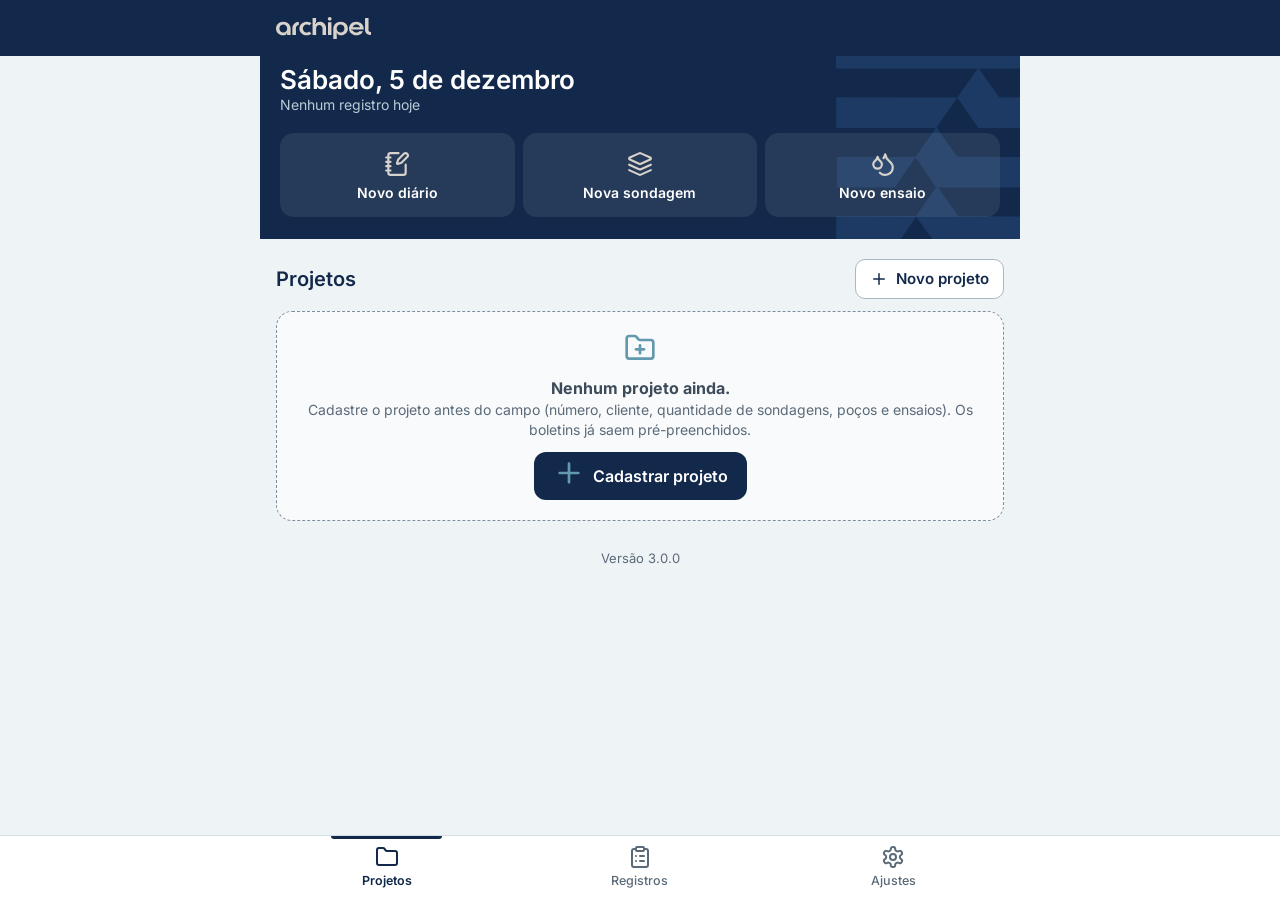
<file: index.html>
<!doctype html>
<html lang="pt-BR">
<head>
  <meta charset="utf-8" />
  <meta name="viewport" content="width=device-width, initial-scale=1, viewport-fit=cover" />
  <meta name="theme-color" content="#13294B" />
  <meta name="mobile-web-app-capable" content="yes" />
  <meta name="apple-mobile-web-app-capable" content="yes" />
  <meta name="apple-mobile-web-app-status-bar-style" content="black-translucent" />
  <meta name="apple-mobile-web-app-title" content="Campo" />
  <meta name="format-detection" content="telephone=no" />
  <title>Formulários de campo · Archipel</title>
  <link rel="manifest" href="manifest.json" />
  <link rel="icon" href="favicon.svg" type="image/svg+xml" />
  <link rel="apple-touch-icon" href="apple-touch-icon.png" />
  <link rel="preload" href="fonts/inter-latin.woff2" as="font" type="font/woff2" crossorigin />
  <link rel="stylesheet" href="css/app.css?v=3.0.0" />
  <link rel="stylesheet" href="css/doc.css?v=3.0.0" />
</head>
<body>
<svg xmlns="http://www.w3.org/2000/svg" style="display:none" aria-hidden="true">
<symbol id="i-arrow-left" viewBox="0 0 24 24"><path d="m12 19-7-7 7-7"/> <path d="M19 12H5"/></symbol>
<symbol id="i-plus" viewBox="0 0 24 24"><path d="M5 12h14"/> <path d="M12 5v14"/></symbol>
<symbol id="i-folder" viewBox="0 0 24 24"><path d="M20 20a2 2 0 0 0 2-2V8a2 2 0 0 0-2-2h-7.9a2 2 0 0 1-1.69-.9L9.6 3.9A2 2 0 0 0 7.93 3H4a2 2 0 0 0-2 2v13a2 2 0 0 0 2 2Z"/></symbol>
<symbol id="i-folder-open" viewBox="0 0 24 24"><path d="m6 14 1.5-2.9A2 2 0 0 1 9.24 10H20a2 2 0 0 1 1.94 2.5l-1.54 6a2 2 0 0 1-1.95 1.5H4a2 2 0 0 1-2-2V5a2 2 0 0 1 2-2h3.9a2 2 0 0 1 1.69.9l.81 1.2a2 2 0 0 0 1.67.9H18a2 2 0 0 1 2 2v2"/></symbol>
<symbol id="i-folder-plus" viewBox="0 0 24 24"><path d="M12 10v6"/> <path d="M9 13h6"/> <path d="M20 20a2 2 0 0 0 2-2V8a2 2 0 0 0-2-2h-7.9a2 2 0 0 1-1.69-.9L9.6 3.9A2 2 0 0 0 7.93 3H4a2 2 0 0 0-2 2v13a2 2 0 0 0 2 2Z"/></symbol>
<symbol id="i-clipboard-list" viewBox="0 0 24 24"><rect width="8" height="4" x="8" y="2" rx="1" ry="1"/> <path d="M16 4h2a2 2 0 0 1 2 2v14a2 2 0 0 1-2 2H6a2 2 0 0 1-2-2V6a2 2 0 0 1 2-2h2"/> <path d="M12 11h4"/> <path d="M12 16h4"/> <path d="M8 11h.01"/> <path d="M8 16h.01"/></symbol>
<symbol id="i-notebook-pen" viewBox="0 0 24 24"><path d="M13.4 2H6a2 2 0 0 0-2 2v16a2 2 0 0 0 2 2h12a2 2 0 0 0 2-2v-7.4"/> <path d="M2 6h4"/> <path d="M2 10h4"/> <path d="M2 14h4"/> <path d="M2 18h4"/> <path d="M21.378 5.626a1 1 0 1 0-3.004-3.004l-5.01 5.012a2 2 0 0 0-.506.854l-.837 2.87a.5.5 0 0 0 .62.62l2.87-.837a2 2 0 0 0 .854-.506z"/></symbol>
<symbol id="i-layers" viewBox="0 0 24 24"><path d="m12.83 2.18a2 2 0 0 0-1.66 0L2.6 6.08a1 1 0 0 0 0 1.83l8.58 3.91a2 2 0 0 0 1.66 0l8.58-3.9a1 1 0 0 0 0-1.83Z"/> <path d="m22 17.65-9.17 4.16a2 2 0 0 1-1.66 0L2 17.65"/> <path d="m22 12.65-9.17 4.16a2 2 0 0 1-1.66 0L2 12.65"/></symbol>
<symbol id="i-droplets" viewBox="0 0 24 24"><path d="M7 16.3c2.2 0 4-1.83 4-4.05 0-1.16-.57-2.26-1.71-3.19S7.29 6.75 7 5.3c-.29 1.45-1.14 2.84-2.29 3.76S3 11.1 3 12.25c0 2.22 1.8 4.05 4 4.05z"/> <path d="M12.56 6.6A10.97 10.97 0 0 0 14 3.02c.5 2.5 2 4.9 4 6.5s3 3.5 3 5.5a6.98 6.98 0 0 1-11.91 4.97"/></symbol>
<symbol id="i-droplet" viewBox="0 0 24 24"><path d="M12 22a7 7 0 0 0 7-7c0-2-1-3.9-3-5.5s-3.5-4-4-6.5c-.5 2.5-2 4.9-4 6.5C6 11.1 5 13 5 15a7 7 0 0 0 7 7z"/></symbol>
<symbol id="i-file-text" viewBox="0 0 24 24"><path d="M15 2H6a2 2 0 0 0-2 2v16a2 2 0 0 0 2 2h12a2 2 0 0 0 2-2V7Z"/> <path d="M14 2v4a2 2 0 0 0 2 2h4"/> <path d="M10 9H8"/> <path d="M16 13H8"/> <path d="M16 17H8"/></symbol>
<symbol id="i-file-down" viewBox="0 0 24 24"><path d="M15 2H6a2 2 0 0 0-2 2v16a2 2 0 0 0 2 2h12a2 2 0 0 0 2-2V7Z"/> <path d="M14 2v4a2 2 0 0 0 2 2h4"/> <path d="M12 18v-6"/> <path d="m9 15 3 3 3-3"/></symbol>
<symbol id="i-share-2" viewBox="0 0 24 24"><circle cx="18" cy="5" r="3"/> <circle cx="6" cy="12" r="3"/> <circle cx="18" cy="19" r="3"/> <line x1="8.59" x2="15.42" y1="13.51" y2="17.49"/> <line x1="15.41" x2="8.59" y1="6.51" y2="10.49"/></symbol>
<symbol id="i-download" viewBox="0 0 24 24"><path d="M21 15v4a2 2 0 0 1-2 2H5a2 2 0 0 1-2-2v-4"/> <polyline points="7 10 12 15 17 10"/> <line x1="12" x2="12" y1="15" y2="3"/></symbol>
<symbol id="i-upload" viewBox="0 0 24 24"><path d="M21 15v4a2 2 0 0 1-2 2H5a2 2 0 0 1-2-2v-4"/> <polyline points="17 8 12 3 7 8"/> <line x1="12" x2="12" y1="3" y2="15"/></symbol>
<symbol id="i-map-pin" viewBox="0 0 24 24"><path d="M20 10c0 4.993-5.539 10.193-7.399 11.799a1 1 0 0 1-1.202 0C9.539 20.193 4 14.993 4 10a8 8 0 0 1 16 0"/> <circle cx="12" cy="10" r="3"/></symbol>
<symbol id="i-locate-fixed" viewBox="0 0 24 24"><line x1="2" x2="5" y1="12" y2="12"/> <line x1="19" x2="22" y1="12" y2="12"/> <line x1="12" x2="12" y1="2" y2="5"/> <line x1="12" x2="12" y1="19" y2="22"/> <circle cx="12" cy="12" r="7"/> <circle cx="12" cy="12" r="3"/></symbol>
<symbol id="i-camera" viewBox="0 0 24 24"><path d="M14.5 4h-5L7 7H4a2 2 0 0 0-2 2v9a2 2 0 0 0 2 2h16a2 2 0 0 0 2-2V9a2 2 0 0 0-2-2h-3l-2.5-3z"/> <circle cx="12" cy="13" r="3"/></symbol>
<symbol id="i-image" viewBox="0 0 24 24"><rect width="18" height="18" x="3" y="3" rx="2" ry="2"/> <circle cx="9" cy="9" r="2"/> <path d="m21 15-3.086-3.086a2 2 0 0 0-2.828 0L6 21"/></symbol>
<symbol id="i-images" viewBox="0 0 24 24"><path d="M18 22H4a2 2 0 0 1-2-2V6"/> <path d="m22 13-1.296-1.296a2.41 2.41 0 0 0-3.408 0L11 18"/> <circle cx="12" cy="8" r="2"/> <rect width="16" height="16" x="6" y="2" rx="2"/></symbol>
<symbol id="i-trash-2" viewBox="0 0 24 24"><path d="M3 6h18"/> <path d="M19 6v14c0 1-1 2-2 2H7c-1 0-2-1-2-2V6"/> <path d="M8 6V4c0-1 1-2 2-2h4c1 0 2 1 2 2v2"/> <line x1="10" x2="10" y1="11" y2="17"/> <line x1="14" x2="14" y1="11" y2="17"/></symbol>
<symbol id="i-pencil" viewBox="0 0 24 24"><path d="M21.174 6.812a1 1 0 0 0-3.986-3.987L3.842 16.174a2 2 0 0 0-.5.83l-1.321 4.352a.5.5 0 0 0 .623.622l4.353-1.32a2 2 0 0 0 .83-.497z"/> <path d="m15 5 4 4"/></symbol>
<symbol id="i-copy" viewBox="0 0 24 24"><rect width="14" height="14" x="8" y="8" rx="2" ry="2"/> <path d="M4 16c-1.1 0-2-.9-2-2V4c0-1.1.9-2 2-2h10c1.1 0 2 .9 2 2"/></symbol>
<symbol id="i-check" viewBox="0 0 24 24"><path d="M20 6 9 17l-5-5"/></symbol>
<symbol id="i-circle-check" viewBox="0 0 24 24"><circle cx="12" cy="12" r="10"/> <path d="m9 12 2 2 4-4"/></symbol>
<symbol id="i-x" viewBox="0 0 24 24"><path d="M18 6 6 18"/> <path d="m6 6 12 12"/></symbol>
<symbol id="i-search" viewBox="0 0 24 24"><circle cx="11" cy="11" r="8"/> <path d="m21 21-4.3-4.3"/></symbol>
<symbol id="i-settings" viewBox="0 0 24 24"><path d="M12.22 2h-.44a2 2 0 0 0-2 2v.18a2 2 0 0 1-1 1.73l-.43.25a2 2 0 0 1-2 0l-.15-.08a2 2 0 0 0-2.73.73l-.22.38a2 2 0 0 0 .73 2.73l.15.1a2 2 0 0 1 1 1.72v.51a2 2 0 0 1-1 1.74l-.15.09a2 2 0 0 0-.73 2.73l.22.38a2 2 0 0 0 2.73.73l.15-.08a2 2 0 0 1 2 0l.43.25a2 2 0 0 1 1 1.73V20a2 2 0 0 0 2 2h.44a2 2 0 0 0 2-2v-.18a2 2 0 0 1 1-1.73l.43-.25a2 2 0 0 1 2 0l.15.08a2 2 0 0 0 2.73-.73l.22-.39a2 2 0 0 0-.73-2.73l-.15-.08a2 2 0 0 1-1-1.74v-.5a2 2 0 0 1 1-1.74l.15-.09a2 2 0 0 0 .73-2.73l-.22-.38a2 2 0 0 0-2.73-.73l-.15.08a2 2 0 0 1-2 0l-.43-.25a2 2 0 0 1-1-1.73V4a2 2 0 0 0-2-2z"/> <circle cx="12" cy="12" r="3"/></symbol>
<symbol id="i-sparkles" viewBox="0 0 24 24"><path d="M9.937 15.5A2 2 0 0 0 8.5 14.063l-6.135-1.582a.5.5 0 0 1 0-.962L8.5 9.936A2 2 0 0 0 9.937 8.5l1.582-6.135a.5.5 0 0 1 .963 0L14.063 8.5A2 2 0 0 0 15.5 9.937l6.135 1.581a.5.5 0 0 1 0 .964L15.5 14.063a2 2 0 0 0-1.437 1.437l-1.582 6.135a.5.5 0 0 1-.963 0z"/> <path d="M20 3v4"/> <path d="M22 5h-4"/> <path d="M4 17v2"/> <path d="M5 18H3"/></symbol>
<symbol id="i-wand-sparkles" viewBox="0 0 24 24"><path d="m21.64 3.64-1.28-1.28a1.21 1.21 0 0 0-1.72 0L2.36 18.64a1.21 1.21 0 0 0 0 1.72l1.28 1.28a1.2 1.2 0 0 0 1.72 0L21.64 5.36a1.2 1.2 0 0 0 0-1.72"/> <path d="m14 7 3 3"/> <path d="M5 6v4"/> <path d="M19 14v4"/> <path d="M10 2v2"/> <path d="M7 8H3"/> <path d="M21 16h-4"/> <path d="M11 3H9"/></symbol>
<symbol id="i-timer" viewBox="0 0 24 24"><line x1="10" x2="14" y1="2" y2="2"/> <line x1="12" x2="15" y1="14" y2="11"/> <circle cx="12" cy="14" r="8"/></symbol>
<symbol id="i-play" viewBox="0 0 24 24"><polygon points="6 3 20 12 6 21 6 3"/></symbol>
<symbol id="i-square" viewBox="0 0 24 24"><rect width="18" height="18" x="3" y="3" rx="2"/></symbol>
<symbol id="i-hourglass" viewBox="0 0 24 24"><path d="M5 22h14"/> <path d="M5 2h14"/> <path d="M17 22v-4.172a2 2 0 0 0-.586-1.414L12 12l-4.414 4.414A2 2 0 0 0 7 17.828V22"/> <path d="M7 2v4.172a2 2 0 0 0 .586 1.414L12 12l4.414-4.414A2 2 0 0 0 17 6.172V2"/></symbol>
<symbol id="i-clock" viewBox="0 0 24 24"><circle cx="12" cy="12" r="10"/> <polyline points="12 6 12 12 16 14"/></symbol>
<symbol id="i-chevron-down" viewBox="0 0 24 24"><path d="m6 9 6 6 6-6"/></symbol>
<symbol id="i-chevron-up" viewBox="0 0 24 24"><path d="m18 15-6-6-6 6"/></symbol>
<symbol id="i-chevron-right" viewBox="0 0 24 24"><path d="m9 18 6-6-6-6"/></symbol>
<symbol id="i-ellipsis" viewBox="0 0 24 24"><circle cx="12" cy="12" r="1"/> <circle cx="19" cy="12" r="1"/> <circle cx="5" cy="12" r="1"/></symbol>
<symbol id="i-triangle-alert" viewBox="0 0 24 24"><path d="m21.73 18-8-14a2 2 0 0 0-3.48 0l-8 14A2 2 0 0 0 4 21h16a2 2 0 0 0 1.73-3"/> <path d="M12 9v4"/> <path d="M12 17h.01"/></symbol>
<symbol id="i-info" viewBox="0 0 24 24"><circle cx="12" cy="12" r="10"/> <path d="M12 16v-4"/> <path d="M12 8h.01"/></symbol>
<symbol id="i-cloud-off" viewBox="0 0 24 24"><path d="m2 2 20 20"/> <path d="M5.782 5.782A7 7 0 0 0 9 19h8.5a4.5 4.5 0 0 0 1.307-.193"/> <path d="M21.532 16.5A4.5 4.5 0 0 0 17.5 10h-1.79A7.008 7.008 0 0 0 10 5.07"/></symbol>
<symbol id="i-save" viewBox="0 0 24 24"><path d="M15.2 3a2 2 0 0 1 1.4.6l3.8 3.8a2 2 0 0 1 .6 1.4V19a2 2 0 0 1-2 2H5a2 2 0 0 1-2-2V5a2 2 0 0 1 2-2z"/> <path d="M17 21v-7a1 1 0 0 0-1-1H8a1 1 0 0 0-1 1v7"/> <path d="M7 3v4a1 1 0 0 0 1 1h7"/></symbol>
<symbol id="i-undo-2" viewBox="0 0 24 24"><path d="M9 14 4 9l5-5"/> <path d="M4 9h10.5a5.5 5.5 0 0 1 5.5 5.5a5.5 5.5 0 0 1-5.5 5.5H11"/></symbol>
<symbol id="i-list-checks" viewBox="0 0 24 24"><path d="m3 17 2 2 4-4"/> <path d="m3 7 2 2 4-4"/> <path d="M13 6h8"/> <path d="M13 12h8"/> <path d="M13 18h8"/></symbol>
<symbol id="i-calendar" viewBox="0 0 24 24"><path d="M8 2v4"/> <path d="M16 2v4"/> <rect width="18" height="18" x="3" y="4" rx="2"/> <path d="M3 10h18"/></symbol>
<symbol id="i-sun" viewBox="0 0 24 24"><circle cx="12" cy="12" r="4"/> <path d="M12 2v2"/> <path d="M12 20v2"/> <path d="m4.93 4.93 1.41 1.41"/> <path d="m17.66 17.66 1.41 1.41"/> <path d="M2 12h2"/> <path d="M20 12h2"/> <path d="m6.34 17.66-1.41 1.41"/> <path d="m19.07 4.93-1.41 1.41"/></symbol>
<symbol id="i-cloud-rain" viewBox="0 0 24 24"><path d="M4 14.899A7 7 0 1 1 15.71 8h1.79a4.5 4.5 0 0 1 2.5 8.242"/> <path d="M16 14v6"/> <path d="M8 14v6"/> <path d="M12 16v6"/></symbol>
<symbol id="i-cloud-drizzle" viewBox="0 0 24 24"><path d="M4 14.899A7 7 0 1 1 15.71 8h1.79a4.5 4.5 0 0 1 2.5 8.242"/> <path d="M8 19v1"/> <path d="M8 14v1"/> <path d="M16 19v1"/> <path d="M16 14v1"/> <path d="M12 21v1"/> <path d="M12 16v1"/></symbol>
<symbol id="i-ban" viewBox="0 0 24 24"><circle cx="12" cy="12" r="10"/> <path d="m4.9 4.9 14.2 14.2"/></symbol>
<symbol id="i-zap" viewBox="0 0 24 24"><path d="M4 14a1 1 0 0 1-.78-1.63l9.9-10.2a.5.5 0 0 1 .86.46l-1.92 6.02A1 1 0 0 0 13 10h7a1 1 0 0 1 .78 1.63l-9.9 10.2a.5.5 0 0 1-.86-.46l1.92-6.02A1 1 0 0 0 11 14z"/></symbol>
<symbol id="i-history" viewBox="0 0 24 24"><path d="M3 12a9 9 0 1 0 9-9 9.75 9.75 0 0 0-6.74 2.74L3 8"/> <path d="M3 3v5h5"/> <path d="M12 7v5l4 2"/></symbol>
<symbol id="i-database" viewBox="0 0 24 24"><ellipse cx="12" cy="5" rx="9" ry="3"/> <path d="M3 5V19A9 3 0 0 0 21 19V5"/> <path d="M3 12A9 3 0 0 0 21 12"/></symbol>
<symbol id="i-hard-drive" viewBox="0 0 24 24"><line x1="22" x2="2" y1="12" y2="12"/> <path d="M5.45 5.11 2 12v6a2 2 0 0 0 2 2h16a2 2 0 0 0 2-2v-6l-3.45-6.89A2 2 0 0 0 16.76 4H7.24a2 2 0 0 0-1.79 1.11z"/> <line x1="6" x2="6.01" y1="16" y2="16"/> <line x1="10" x2="10.01" y1="16" y2="16"/></symbol>
<symbol id="i-external-link" viewBox="0 0 24 24"><path d="M15 3h6v6"/> <path d="M10 14 21 3"/> <path d="M18 13v6a2 2 0 0 1-2 2H5a2 2 0 0 1-2-2V8a2 2 0 0 1 2-2h6"/></symbol>
<symbol id="i-rotate-ccw" viewBox="0 0 24 24"><path d="M3 12a9 9 0 1 0 9-9 9.75 9.75 0 0 0-6.74 2.74L3 8"/> <path d="M3 3v5h5"/></symbol>
<symbol id="i-filter" viewBox="0 0 24 24"><polygon points="22 3 2 3 10 12.46 10 19 14 21 14 12.46 22 3"/></symbol>
<symbol id="i-ruler" viewBox="0 0 24 24"><path d="M21.3 15.3a2.4 2.4 0 0 1 0 3.4l-2.6 2.6a2.4 2.4 0 0 1-3.4 0L2.7 8.7a2.41 2.41 0 0 1 0-3.4l2.6-2.6a2.41 2.41 0 0 1 3.4 0Z"/> <path d="m14.5 12.5 2-2"/> <path d="m11.5 9.5 2-2"/> <path d="m8.5 6.5 2-2"/> <path d="m17.5 15.5 2-2"/></symbol>
<symbol id="i-gauge" viewBox="0 0 24 24"><path d="m12 14 4-4"/> <path d="M3.34 19a10 10 0 1 1 17.32 0"/></symbol>
<symbol id="i-waves" viewBox="0 0 24 24"><path d="M2 6c.6.5 1.2 1 2.5 1C7 7 7 5 9.5 5c2.6 0 2.4 2 5 2 2.5 0 2.5-2 5-2 1.3 0 1.9.5 2.5 1"/> <path d="M2 12c.6.5 1.2 1 2.5 1 2.5 0 2.5-2 5-2 2.6 0 2.4 2 5 2 2.5 0 2.5-2 5-2 1.3 0 1.9.5 2.5 1"/> <path d="M2 18c.6.5 1.2 1 2.5 1 2.5 0 2.5-2 5-2 2.6 0 2.4 2 5 2 2.5 0 2.5-2 5-2 1.3 0 1.9.5 2.5 1"/></symbol>
<symbol id="i-flask-conical" viewBox="0 0 24 24"><path d="M10 2v7.527a2 2 0 0 1-.211.896L4.72 20.55a1 1 0 0 0 .9 1.45h12.76a1 1 0 0 0 .9-1.45l-5.069-10.127A2 2 0 0 1 14 9.527V2"/> <path d="M8.5 2h7"/> <path d="M7 16h10"/></symbol>
<symbol id="i-house" viewBox="0 0 24 24"><path d="M15 21v-8a1 1 0 0 0-1-1h-4a1 1 0 0 0-1 1v8"/> <path d="M3 10a2 2 0 0 1 .709-1.528l7-5.999a2 2 0 0 1 2.582 0l7 5.999A2 2 0 0 1 21 10v9a2 2 0 0 1-2 2H5a2 2 0 0 1-2-2z"/></symbol>
<symbol id="i-cloud-sun" viewBox="0 0 24 24"><path d="M12 2v2"/> <path d="m4.93 4.93 1.41 1.41"/> <path d="M20 12h2"/> <path d="m19.07 4.93-1.41 1.41"/> <path d="M15.947 12.65a4 4 0 0 0-5.925-4.128"/> <path d="M13 22H7a5 5 0 1 1 4.9-6H13a3 3 0 0 1 0 6Z"/></symbol>
<symbol id="i-file-spreadsheet" viewBox="0 0 24 24"><path d="M15 2H6a2 2 0 0 0-2 2v16a2 2 0 0 0 2 2h12a2 2 0 0 0 2-2V7Z"/> <path d="M14 2v4a2 2 0 0 0 2 2h4"/> <path d="M8 13h2"/> <path d="M14 13h2"/> <path d="M8 17h2"/> <path d="M14 17h2"/></symbol>
<symbol id="i-archive" viewBox="0 0 24 24"><rect width="20" height="5" x="2" y="3" rx="1"/> <path d="M4 8v11a2 2 0 0 0 2 2h12a2 2 0 0 0 2-2V8"/> <path d="M10 12h4"/></symbol>
<symbol id="i-refresh-cw" viewBox="0 0 24 24"><path d="M3 12a9 9 0 0 1 9-9 9.75 9.75 0 0 1 6.74 2.74L21 8"/> <path d="M21 3v5h-5"/> <path d="M21 12a9 9 0 0 1-9 9 9.75 9.75 0 0 1-6.74-2.74L3 16"/> <path d="M8 16H3v5"/></symbol>
<symbol id="i-smartphone" viewBox="0 0 24 24"><rect width="14" height="20" x="5" y="2" rx="2" ry="2"/> <path d="M12 18h.01"/></symbol>
<symbol id="i-circle-alert" viewBox="0 0 24 24"><circle cx="12" cy="12" r="10"/> <line x1="12" x2="12" y1="8" y2="12"/> <line x1="12" x2="12.01" y1="16" y2="16"/></symbol>
<symbol id="i-list-plus" viewBox="0 0 24 24"><path d="M11 12H3"/> <path d="M16 6H3"/> <path d="M16 18H3"/> <path d="M18 9v6"/> <path d="M21 12h-6"/></symbol>
<symbol id="i-copy-plus" viewBox="0 0 24 24"><line x1="15" x2="15" y1="12" y2="18"/> <line x1="12" x2="18" y1="15" y2="15"/> <rect width="14" height="14" x="8" y="8" rx="2" ry="2"/> <path d="M4 16c-1.1 0-2-.9-2-2V4c0-1.1.9-2 2-2h10c1.1 0 2 .9 2 2"/></symbol>
<symbol id="i-calendar-plus" viewBox="0 0 24 24"><path d="M8 2v4"/> <path d="M16 2v4"/> <path d="M21 13V6a2 2 0 0 0-2-2H5a2 2 0 0 0-2 2v14a2 2 0 0 0 2 2h8"/> <path d="M3 10h18"/> <path d="M16 19h6"/> <path d="M19 16v6"/></symbol>
<symbol id="i-square-check-big" viewBox="0 0 24 24"><path d="M21 10.5V19a2 2 0 0 1-2 2H5a2 2 0 0 1-2-2V5a2 2 0 0 1 2-2h12.5"/> <path d="m9 11 3 3L22 4"/></symbol>
<symbol id="i-user" viewBox="0 0 24 24"><path d="M19 21v-2a4 4 0 0 0-4-4H9a4 4 0 0 0-4 4v2"/> <circle cx="12" cy="7" r="4"/></symbol>
<symbol id="i-users" viewBox="0 0 24 24"><path d="M16 21v-2a4 4 0 0 0-4-4H6a4 4 0 0 0-4 4v2"/> <circle cx="9" cy="7" r="4"/> <path d="M22 21v-2a4 4 0 0 0-3-3.87"/> <path d="M16 3.13a4 4 0 0 1 0 7.75"/></symbol>
<symbol id="i-building-2" viewBox="0 0 24 24"><path d="M6 22V4a2 2 0 0 1 2-2h8a2 2 0 0 1 2 2v18Z"/> <path d="M6 12H4a2 2 0 0 0-2 2v6a2 2 0 0 0 2 2h2"/> <path d="M18 9h2a2 2 0 0 1 2 2v9a2 2 0 0 1-2 2h-2"/> <path d="M10 6h4"/> <path d="M10 10h4"/> <path d="M10 14h4"/> <path d="M10 18h4"/></symbol>
<symbol id="i-clipboard-copy" viewBox="0 0 24 24"><rect width="8" height="4" x="8" y="2" rx="1" ry="1"/> <path d="M8 4H6a2 2 0 0 0-2 2v14a2 2 0 0 0 2 2h12a2 2 0 0 0 2-2v-2"/> <path d="M16 4h2a2 2 0 0 1 2 2v4"/> <path d="M21 14H11"/> <path d="m15 10-4 4 4 4"/></symbol>
<symbol id="i-shield-check" viewBox="0 0 24 24"><path d="M20 13c0 5-3.5 7.5-7.66 8.95a1 1 0 0 1-.67-.01C7.5 20.5 4 18 4 13V6a1 1 0 0 1 1-1c2 0 4.5-1.2 6.24-2.72a1.17 1.17 0 0 1 1.52 0C14.51 3.81 17 5 19 5a1 1 0 0 1 1 1z"/> <path d="m9 12 2 2 4-4"/></symbol>
<symbol id="i-eraser" viewBox="0 0 24 24"><path d="m7 21-4.3-4.3c-1-1-1-2.5 0-3.4l9.6-9.6c1-1 2.5-1 3.4 0l5.6 5.6c1 1 1 2.5 0 3.4L13 21"/> <path d="M22 21H7"/> <path d="m5 11 9 9"/></symbol>
<symbol id="i-link" viewBox="0 0 24 24"><path d="M10 13a5 5 0 0 0 7.54.54l3-3a5 5 0 0 0-7.07-7.07l-1.72 1.71"/> <path d="M14 11a5 5 0 0 0-7.54-.54l-3 3a5 5 0 0 0 7.07 7.07l1.71-1.71"/></symbol>
<symbol id="i-arrow-down-wide-narrow" viewBox="0 0 24 24"><path d="m3 16 4 4 4-4"/> <path d="M7 20V4"/> <path d="M11 4h10"/> <path d="M11 8h7"/> <path d="M11 12h4"/></symbol>
<symbol id="i-printer" viewBox="0 0 24 24"><path d="M6 18H4a2 2 0 0 1-2-2v-5a2 2 0 0 1 2-2h16a2 2 0 0 1 2 2v5a2 2 0 0 1-2 2h-2"/> <path d="M6 9V3a1 1 0 0 1 1-1h10a1 1 0 0 1 1 1v6"/> <rect x="6" y="14" width="12" height="8" rx="1"/></symbol>
<symbol id="i-sigma" viewBox="0 0 24 24"><path d="M18 7V5a1 1 0 0 0-1-1H6.5a.5.5 0 0 0-.4.8l4.5 6a2 2 0 0 1 0 2.4l-4.5 6a.5.5 0 0 0 .4.8H17a1 1 0 0 0 1-1v-2"/></symbol>
<symbol id="i-crosshair" viewBox="0 0 24 24"><circle cx="12" cy="12" r="10"/> <line x1="22" x2="18" y1="12" y2="12"/> <line x1="6" x2="2" y1="12" y2="12"/> <line x1="12" x2="12" y1="6" y2="2"/> <line x1="12" x2="12" y1="22" y2="18"/></symbol>
<symbol id="i-map" viewBox="0 0 24 24"><path d="M14.106 5.553a2 2 0 0 0 1.788 0l3.659-1.83A1 1 0 0 1 21 4.619v12.764a1 1 0 0 1-.553.894l-4.553 2.277a2 2 0 0 1-1.788 0l-4.212-2.106a2 2 0 0 0-1.788 0l-3.659 1.83A1 1 0 0 1 3 19.381V6.618a1 1 0 0 1 .553-.894l4.553-2.277a2 2 0 0 1 1.788 0z"/> <path d="M15 5.764v15"/> <path d="M9 3.236v15"/></symbol>
<symbol id="i-clipboard-check" viewBox="0 0 24 24"><rect width="8" height="4" x="8" y="2" rx="1" ry="1"/> <path d="M16 4h2a2 2 0 0 1 2 2v14a2 2 0 0 1-2 2H6a2 2 0 0 1-2-2V6a2 2 0 0 1 2-2h2"/> <path d="m9 14 2 2 4-4"/></symbol>
<symbol id="i-file-plus" viewBox="0 0 24 24"><path d="M15 2H6a2 2 0 0 0-2 2v16a2 2 0 0 0 2 2h12a2 2 0 0 0 2-2V7Z"/> <path d="M14 2v4a2 2 0 0 0 2 2h4"/> <path d="M9 15h6"/> <path d="M12 18v-6"/></symbol>
<symbol id="i-arrow-up-down" viewBox="0 0 24 24"><path d="m21 16-4 4-4-4"/> <path d="M17 20V4"/> <path d="m3 8 4-4 4 4"/> <path d="M7 4v16"/></symbol>
<symbol id="i-cloud-lightning" viewBox="0 0 24 24"><path d="M6 16.326A7 7 0 1 1 15.71 8h1.79a4.5 4.5 0 0 1 .5 8.973"/> <path d="m13 12-3 5h4l-3 5"/></symbol>
<symbol id="i-circle-x" viewBox="0 0 24 24"><circle cx="12" cy="12" r="10"/> <path d="m15 9-6 6"/> <path d="m9 9 6 6"/></symbol>
<symbol id="i-list-x" viewBox="0 0 24 24"><path d="M11 12H3"/> <path d="M16 6H3"/> <path d="M16 18H3"/> <path d="m19 10-4 4"/> <path d="m15 10 4 4"/></symbol>
<symbol id="i-mouse-pointer-click" viewBox="0 0 24 24"><path d="M14 4.1 12 6"/> <path d="m5.1 8-2.9-.8"/> <path d="m6 12-1.9 2"/> <path d="M7.2 2.2 8 5.1"/> <path d="M9.037 9.69a.498.498 0 0 1 .653-.653l11 4.5a.5.5 0 0 1-.074.949l-4.349 1.041a1 1 0 0 0-.74.739l-1.04 4.35a.5.5 0 0 1-.95.074z"/></symbol>
<symbol id="i-minus" viewBox="0 0 24 24"><path d="M5 12h14"/></symbol>
<symbol id="logo-archipel" viewBox="192 1337 360 83"><g fill="currentColor" stroke="none"><path d="M 230.714844 1356.972656 C 223.910156 1354.261719 215.132812 1354.238281 208.328125 1356.972656 C 198.238281 1360.992188 192 1369.871094 192 1380.511719 C 192 1387.175781 194.3125 1393.726562 199.144531 1398.5625 C 201.527344 1400.933594 204.335938 1402.71875 207.488281 1404.007812 C 211.140625 1405.519531 214.953125 1406.0625 218.898438 1406.039062 C 221.757812 1406.015625 224.433594 1405.496094 226.996094 1404.546875 C 227.492188 1404.378906 227.980469 1404.191406 228.464844 1403.980469 C 230.691406 1403.011719 232.265625 1400.804688 232.277344 1398.382812 C 232.277344 1398.367188 232.277344 1398.351562 232.277344 1398.335938 L 232.257812 1396.664062 L 233.867188 1396.640625 L 233.890625 1404.457031 L 247.113281 1404.457031 L 247.113281 1380.511719 C 247.113281 1369.871094 240.808594 1360.992188 230.714844 1356.972656 Z M 233.957031 1383.3125 C 233.480469 1386.292969 232.097656 1389.207031 229.964844 1391.398438 C 229.808594 1391.582031 229.625 1391.738281 229.445312 1391.875 C 228.445312 1392.800781 227.335938 1393.546875 226.109375 1394.132812 C 226.109375 1394.132812 226.085938 1394.132812 226.085938 1394.15625 C 225.519531 1394.40625 224.953125 1394.628906 224.363281 1394.835938 C 220.984375 1395.941406 217.21875 1395.804688 213.929688 1394.472656 C 210.28125 1392.980469 207.582031 1390.179688 206.105469 1386.609375 C 204.609375 1382.953125 204.609375 1378.070312 206.105469 1374.410156 C 208.375 1368.898438 213.457031 1365.511719 219.554688 1365.511719 C 229.582031 1365.511719 235.433594 1374.117188 233.957031 1383.3125 Z M 233.957031 1383.3125"/><path d="M 253.777344 1379.722656 L 253.777344 1404.460938 L 267.183594 1404.460938 L 267.183594 1378.707031 C 267.183594 1372.652344 271.96875 1367.636719 278.023438 1367.046875 L 278.023438 1354.960938 C 264.574219 1355.574219 253.777344 1366.484375 253.777344 1379.722656 Z M 253.777344 1379.722656"/><path d="M 313.65625 1394.40625 C 311.839844 1395.148438 309.914062 1395.488281 307.941406 1395.488281 C 305.96875 1395.488281 304.0625 1395.148438 302.246094 1394.40625 C 300.476562 1393.679688 298.9375 1392.640625 297.621094 1391.332031 C 295.941406 1389.660156 294.785156 1387.628906 294.058594 1385.390625 C 293.539062 1383.855469 293.378906 1382.226562 293.378906 1380.601562 C 293.378906 1378.90625 293.539062 1377.191406 294.058594 1375.585938 C 294.785156 1373.304688 295.941406 1371.339844 297.621094 1369.667969 C 298.9375 1368.335938 300.476562 1367.292969 302.246094 1366.570312 C 304.0625 1365.847656 305.96875 1365.488281 307.941406 1365.488281 C 309.914062 1365.488281 311.839844 1365.847656 313.65625 1366.570312 C 315.039062 1367.136719 316.308594 1367.90625 317.441406 1368.855469 L 325.722656 1360.675781 C 323.703125 1359.140625 321.480469 1357.917969 319.097656 1356.972656 C 314.765625 1355.253906 310.164062 1354.710938 305.511719 1355.003906 C 302.925781 1355.1875 300.34375 1355.660156 297.894531 1356.519531 C 294.171875 1357.828125 290.839844 1359.773438 288.027344 1362.460938 C 285.578125 1364.789062 283.695312 1367.5 282.378906 1370.570312 C 281.019531 1373.734375 280.382812 1377.078125 280.382812 1380.488281 L 280.382812 1380.511719 C 280.382812 1382.542969 280.566406 1384.601562 281.085938 1386.566406 C 282.289062 1391.265625 284.601562 1395.261719 288.027344 1398.539062 C 290.25 1400.683594 292.835938 1402.332031 295.671875 1403.597656 C 299.117188 1405.136719 302.859375 1405.902344 306.625 1406.015625 C 310.886719 1406.152344 315.128906 1405.609375 319.097656 1404.027344 C 321.480469 1403.078125 323.703125 1401.859375 325.722656 1400.324219 L 317.441406 1392.144531 C 316.308594 1393.09375 315.039062 1393.839844 313.65625 1394.40625 Z M 313.65625 1394.40625"/><path d="M 380.945312 1377.800781 L 380.945312 1404.457031 L 367.542969 1404.457031 L 367.542969 1378.703125 C 367.542969 1372.265625 362.121094 1366.980469 355.5 1366.980469 C 348.875 1366.980469 343.457031 1372.265625 343.457031 1378.703125 L 343.457031 1404.457031 L 330.03125 1404.457031 L 330.03125 1340.976562 L 343.160156 1340.976562 L 343.160156 1351.898438 C 343.160156 1354.246094 342.550781 1356.554688 341.386719 1358.597656 L 340.871094 1359.5 L 339.125 1362.527344 L 340.507812 1363.320312 L 341.636719 1362.097656 C 345.480469 1357.941406 350.753906 1355.214844 356.417969 1354.964844 C 356.460938 1354.964844 356.5 1354.960938 356.542969 1354.960938 C 356.859375 1354.9375 357.15625 1354.9375 357.472656 1354.9375 C 370.378906 1354.9375 380.945312 1365.21875 380.945312 1377.800781 Z M 380.945312 1377.800781"/><path d="M 394.714844 1337 C 390.722656 1337 387.480469 1340.164062 387.480469 1344.046875 C 387.480469 1347.933594 390.722656 1351.097656 394.714844 1351.097656 C 398.707031 1351.097656 401.949219 1347.933594 401.949219 1344.046875 C 401.949219 1340.164062 398.707031 1337 394.714844 1337 Z M 388.160156 1356.585938 L 388.160156 1404.457031 L 401.269531 1404.457031 L 401.269531 1356.585938 Z M 388.160156 1356.585938"/><path d="M 446.96875 1356.972656 C 440.164062 1354.257812 431.386719 1354.257812 424.582031 1356.972656 C 414.488281 1360.992188 408.183594 1369.871094 408.183594 1380.511719 L 408.183594 1420 L 421.316406 1420 L 421.316406 1400.84375 C 421.273438 1399.960938 421.066406 1399.125 420.703125 1398.246094 L 420.046875 1396.707031 L 421.519531 1396.074219 C 422.496094 1398.378906 423.949219 1400.457031 425.761719 1402.085938 C 427.578125 1403.734375 429.777344 1404.933594 432.203125 1405.542969 C 433.449219 1405.859375 434.855469 1406.039062 436.398438 1406.039062 C 440.347656 1406.039062 444.15625 1405.519531 447.808594 1404.027344 C 450.960938 1402.71875 453.75 1400.933594 456.152344 1398.5625 C 460.984375 1393.75 463.296875 1387.199219 463.296875 1380.511719 C 463.296875 1369.871094 457.0625 1361.015625 446.96875 1356.972656 Z M 449.191406 1386.632812 C 447.714844 1390.203125 445.015625 1393.003906 441.367188 1394.496094 C 438.078125 1395.828125 434.3125 1395.941406 430.933594 1394.832031 C 428.800781 1394.15625 426.875 1392.980469 425.332031 1391.398438 C 425.285156 1391.355469 425.242188 1391.308594 425.195312 1391.265625 C 424.808594 1390.859375 424.445312 1390.40625 424.105469 1389.929688 C 422.65625 1387.988281 421.726562 1385.660156 421.339844 1383.3125 C 419.867188 1374.140625 425.695312 1365.511719 435.742188 1365.511719 C 441.84375 1365.511719 446.921875 1368.898438 449.191406 1374.410156 C 450.6875 1378.09375 450.6875 1382.949219 449.191406 1386.632812 Z M 449.191406 1386.632812"/><path d="M 522.472656 1384.101562 C 522.628906 1382.90625 522.71875 1381.707031 522.71875 1380.511719 C 522.71875 1378.453125 522.472656 1376.398438 521.996094 1374.386719 C 521.675781 1373.101562 521.246094 1371.8125 520.703125 1370.59375 C 519.363281 1367.5 517.480469 1364.789062 515.03125 1362.460938 C 512.765625 1360.246094 510.085938 1358.574219 507.160156 1357.308594 C 503.667969 1355.820312 499.859375 1355.050781 496.046875 1354.960938 C 491.898438 1354.847656 487.792969 1355.433594 483.9375 1356.972656 C 480.695312 1358.257812 477.746094 1360.066406 475.25 1362.460938 C 472.800781 1364.789062 470.941406 1367.5 469.605469 1370.570312 C 468.242188 1373.734375 467.609375 1377.078125 467.609375 1380.511719 C 467.609375 1383.945312 468.265625 1387.265625 469.648438 1390.449219 C 470.964844 1393.5 472.824219 1396.210938 475.273438 1398.539062 C 477.769531 1400.933594 480.695312 1402.71875 483.9375 1404.003906 C 487.453125 1405.40625 491.195312 1406.039062 495.027344 1406.039062 C 498.882812 1406.039062 502.695312 1405.453125 506.300781 1404.027344 C 509.363281 1402.832031 512.152344 1401.203125 514.554688 1399.011719 L 515.167969 1398.425781 C 517.34375 1396.324219 519.070312 1393.882812 520.339844 1391.195312 L 505.777344 1391.195312 L 505.574219 1391.398438 C 504.257812 1392.734375 502.695312 1393.773438 500.949219 1394.496094 C 499.132812 1395.242188 497.183594 1395.578125 495.210938 1395.578125 C 493.257812 1395.578125 491.355469 1395.21875 489.539062 1394.496094 C 487.769531 1393.773438 486.207031 1392.734375 484.867188 1391.398438 C 484.683594 1391.21875 483.914062 1390.359375 483.03125 1389.367188 C 480.945312 1387.015625 477.949219 1385.683594 474.796875 1385.683594 L 474.796875 1384.101562 Z M 481.941406 1373.867188 C 482.554688 1372.582031 483.300781 1371.363281 484.230469 1370.300781 C 485.707031 1368.671875 487.453125 1367.40625 489.472656 1366.570312 C 491.308594 1365.847656 493.214844 1365.511719 495.164062 1365.511719 C 497.136719 1365.511719 499.066406 1365.847656 500.878906 1366.570312 C 502.648438 1367.296875 504.214844 1368.335938 505.550781 1369.667969 C 506.707031 1370.84375 507.617188 1372.175781 508.320312 1373.644531 L 509.089844 1375.292969 L 481.285156 1375.292969 Z M 481.941406 1373.867188"/><path d="M 547.941406 1394.042969 C 544.175781 1394.042969 541.113281 1391.0625 541.113281 1387.425781 L 541.113281 1340.976562 L 528.003906 1340.976562 L 528.003906 1387.3125 C 528.003906 1395.535156 534.082031 1402.652344 542.382812 1404.164062 C 543.449219 1404.34375 544.515625 1404.457031 545.605469 1404.457031 L 552 1404.457031 L 552 1394.042969 Z M 547.941406 1394.042969"/></g></symbol>
<symbol id="simbolo-archipel" viewBox="1437 1306 187 170"><g fill="currentColor" stroke="none"><path d="M 1624 1402.777344 L 1535.558594 1402.640625 L 1518.6875 1378.863281 L 1535.652344 1354.566406 L 1552.679688 1379.144531 L 1623.792969 1379.039062 L 1623.792969 1354.316406 L 1569.703125 1354.175781 L 1553.214844 1330.9375 L 1624 1330.695312 L 1624 1306 L 1437 1306 L 1437 1330.847656 L 1552.164062 1330.9375 L 1535.582031 1354.414062 L 1437.207031 1354.21875 L 1437.207031 1379.125 L 1518.21875 1379.125 L 1501.46875 1402.828125 L 1437.707031 1402.691406 L 1437.707031 1427.523438 L 1484.652344 1427.523438 L 1501.640625 1403.214844 L 1518.308594 1427.269531 L 1502.089844 1450.816406 L 1437.207031 1451.015625 L 1437.207031 1476 L 1485.050781 1475.863281 L 1502.199219 1451.382812 L 1519.710938 1475.769531 L 1624 1475.921875 L 1624 1451.199219 L 1536.535156 1450.9375 L 1520.167969 1427.609375 L 1624 1427.515625 Z M 1624 1402.777344"/></g></symbol>
</svg>

<div id="app">
  <header class="barra" id="barra">
    <div class="barra-linha">
      <button type="button" class="barra-botao" id="barra-voltar" data-acao="voltar" aria-label="Voltar">
        <svg class="i"><use href="#i-arrow-left"/></svg>
      </button>
      <svg class="barra-logo" id="barra-logo" viewBox="0 0 360 83" role="img" aria-label="Archipel"><use href="#logo-archipel"/></svg>
      <div class="barra-titulos">
        <div class="barra-titulo" id="barra-titulo"></div>
        <div class="barra-sub" id="barra-sub"></div>
      </div>
      <div id="barra-acoes" style="display:flex"></div>
    </div>
  </header>

  <main class="telas">

    <!-- ============================== INÍCIO ============================== -->
    <section class="tela" id="tela-inicio" hidden>
      <div class="capa">
        <svg class="capa-estratos" viewBox="0 0 187 170" aria-hidden="true"><use href="#simbolo-archipel"/></svg>
        <div class="capa-conteudo">
          <h1 class="capa-titulo" id="ini-data"></h1>
          <p class="capa-data" id="ini-hoje-resumo"></p>
          <div class="capa-acoes">
            <button type="button" class="atalho" data-acao="novo-diario">
              <svg class="i"><use href="#i-notebook-pen"/></svg>Novo diário
            </button>
            <button type="button" class="atalho" data-acao="nova-sondagem">
              <svg class="i"><use href="#i-layers"/></svg>Nova sondagem
            </button>
            <button type="button" class="atalho" data-acao="novo-ensaio">
              <svg class="i"><use href="#i-droplets"/></svg>Novo ensaio
            </button>
          </div>
        </div>
      </div>

      <div id="ini-rascunhos"></div>

      <section class="secao">
        <div class="secao-cab">
          <h2 class="titulo-secao">Projetos</h2>
          <button type="button" class="bt bt-sec bt-peq" data-acao="novo-projeto">
            <svg class="i i-p"><use href="#i-plus"/></svg>Novo projeto
          </button>
        </div>
        <div class="busca oculto" id="ini-busca-wrap" style="margin-bottom:12px">
          <svg class="i"><use href="#i-search"/></svg>
          <input type="search" class="entrada" id="ini-busca" placeholder="Buscar projeto, cliente ou local" autocomplete="off" />
        </div>
        <div id="ini-projetos"></div>
      </section>

      <section class="secao" id="ini-backup"></section>

      <p class="rodape-versao">Versão <span id="app-versao"></span></p>
    </section>

    <!-- ============================== PROJETO ============================== -->
    <section class="tela" id="tela-projeto" hidden>
      <header class="projeto-cab">
        <h1 class="titulo-secao" id="pj-titulo"></h1>
        <div class="meta" id="pj-meta" style="margin-top:6px"></div>
        <div class="estatisticas" id="pj-estat"></div>
      </header>

      <div id="pj-vincular"></div>

      <section class="secao">
        <div class="secao-cab">
          <h2 class="titulo-secao">Sondagens</h2>
          <span class="mini texto-3">Toque para abrir o boletim</span>
        </div>
        <div class="nucleos" id="pj-sts"></div>
      </section>

      <section class="secao" id="pj-eps-sec">
        <div class="secao-cab">
          <h2 class="titulo-secao">Ensaios de permeabilidade</h2>
        </div>
        <div class="nucleos" id="pj-eps"></div>
      </section>

      <section class="secao">
        <div class="secao-cab">
          <h2 class="titulo-secao">Diários de atividades</h2>
          <button type="button" class="bt bt-sec bt-peq" data-acao="pj-diario-novo">
            <svg class="i i-p"><use href="#i-plus"/></svg>Diário de hoje
          </button>
        </div>
        <div class="datas" id="pj-diarios"></div>
      </section>

      <section class="secao">
        <div class="secao-cab">
          <h2 class="titulo-secao">Resumo de campo</h2>
          <button type="button" class="bt bt-fan bt-peq" data-acao="pj-copiar-resumo">
            <svg class="i i-p"><use href="#i-clipboard-copy"/></svg>Copiar
          </button>
        </div>
        <div class="painel resumo-campo" id="pj-resumo"></div>
      </section>

      <div class="lista-acoes">
        <button type="button" data-acao="pj-pdf">
          <svg class="i"><use href="#i-file-down"/></svg>
          <span>Exportar relatório do projeto<small>Capa, boletins, ensaios e diários em um PDF</small></span>
        </button>
        <button type="button" data-acao="pj-editar">
          <svg class="i"><use href="#i-pencil"/></svg><span>Editar projeto</span>
        </button>
        <button type="button" class="perigo" data-acao="pj-excluir">
          <svg class="i"><use href="#i-trash-2"/></svg>
          <span>Excluir projeto<small>Os boletins, ensaios e diários são mantidos</small></span>
        </button>
      </div>
    </section>

    <!-- ============================== PROJETO (FORM) ============================== -->
    <section class="tela com-acao" id="tela-projeto-form" hidden>
      <form id="form-projeto" autocomplete="off" novalidate>
        <section class="secao">
          <div class="grade-2">
            <div class="campo">
              <label class="rotulo" for="proj-numero">Nº do projeto</label>
              <div class="prefixo"><span>P</span>
                <input class="entrada num" type="text" inputmode="numeric" id="proj-numero" placeholder="360" />
              </div>
            </div>
            <div class="campo">
              <label class="rotulo" for="proj-cliente">Cliente</label>
              <input class="entrada" type="text" id="proj-cliente" />
            </div>
          </div>
          <div class="campo">
            <label class="rotulo" for="proj-local">Local</label>
            <div class="com-botao">
              <input class="entrada" type="text" id="proj-local" placeholder="Endereço ou referência do site" />
              <button type="button" class="bt bt-sec" data-acao="gps" data-prefixo="proj" id="proj-btn-gps">
                <svg class="i"><use href="#i-locate-fixed"/></svg>GPS
              </button>
            </div>
            <div class="gps-info" id="proj-gps-info"></div>
          </div>
          <div class="campo">
            <label class="rotulo" for="proj-empresa">Empresa de sondagem</label>
            <input class="entrada" type="text" id="proj-empresa" />
          </div>
        </section>

        <section class="secao">
          <h2 class="titulo-bloco" style="margin-bottom:4px">Escopo</h2>
          <p class="ajuda" style="margin-bottom:12px">Quantos pontos estão previstos. A grade do projeto é montada a partir daqui.</p>
          <div class="grade-3">
            <div class="campo">
              <label class="rotulo" for="proj-qtd-sond">Sondagens</label>
              <input class="entrada num" type="number" inputmode="numeric" min="0" max="99" id="proj-qtd-sond" placeholder="8" />
            </div>
            <div class="campo">
              <label class="rotulo" for="proj-qtd-pocos">Poços</label>
              <input class="entrada num" type="number" inputmode="numeric" min="0" max="99" id="proj-qtd-pocos" placeholder="4" />
            </div>
            <div class="campo">
              <label class="rotulo" for="proj-qtd-ens">Ensaios</label>
              <input class="entrada num" type="number" inputmode="numeric" min="0" max="99" id="proj-qtd-ens" placeholder="0" />
            </div>
          </div>
        </section>

        <section class="secao">
          <h2 class="titulo-bloco" style="margin-bottom:4px">Numeração inicial</h2>
          <p class="ajuda" style="margin-bottom:12px">Para campanhas que continuam uma anterior. Se as sondagens começam em ST-05, informe 5.</p>
          <div class="grade-3">
            <div class="campo">
              <label class="rotulo" for="proj-ini-st">1ª ST</label>
              <input class="entrada num" type="number" inputmode="numeric" min="1" max="999" id="proj-ini-st" placeholder="1" />
            </div>
            <div class="campo">
              <label class="rotulo" for="proj-ini-pm">1º PM</label>
              <input class="entrada num" type="number" inputmode="numeric" min="1" max="999" id="proj-ini-pm" placeholder="1" />
            </div>
            <div class="campo">
              <label class="rotulo" for="proj-ini-ep">1º EP</label>
              <input class="entrada num" type="number" inputmode="numeric" min="1" max="999" id="proj-ini-ep" placeholder="1" />
            </div>
          </div>
        </section>
      </form>
      <div class="barra-acao">
        <div class="barra-acao-linha">
          <button type="button" class="bt bt-pri" data-acao="pf-salvar">
            <svg class="i"><use href="#i-check"/></svg><span id="pf-salvar-txt">Salvar projeto</span>
          </button>
        </div>
      </div>
    </section>

    <!-- ============================== DIÁRIO ============================== -->
    <section class="tela com-acao" id="tela-diario" hidden>
      <div id="di-rascunho" class="rascunho-banner"></div>
      <button type="button" class="bt bt-fan bt-peq" data-acao="di-usar-ultimo" style="margin:-6px 0 10px -10px">
        <svg class="i i-p"><use href="#i-history"/></svg>Preencher com o último diário
      </button>
      <form id="form-diario" autocomplete="off" novalidate>
        <input type="hidden" id="diario-projetoid" />
        <section class="secao">
          <div class="grade-2">
            <div class="campo">
              <label class="rotulo" for="diario-projeto">Projeto</label>
              <div class="prefixo"><span>P</span>
                <input class="entrada num" type="text" inputmode="numeric" id="diario-projeto" placeholder="360" />
              </div>
            </div>
            <div class="campo">
              <label class="rotulo" for="diario-data">Data</label>
              <input class="entrada" type="date" id="diario-data" />
            </div>
          </div>
          <div class="campo">
            <label class="rotulo" for="diario-cliente">Cliente</label>
            <input class="entrada" type="text" id="diario-cliente" />
          </div>
          <div class="campo">
            <label class="rotulo" for="diario-local">Local</label>
            <div class="com-botao">
              <input class="entrada" type="text" id="diario-local" />
              <button type="button" class="bt bt-sec" data-acao="gps" data-prefixo="diario" id="diario-btn-gps">
                <svg class="i"><use href="#i-locate-fixed"/></svg>GPS
              </button>
            </div>
            <div class="gps-info" id="diario-gps-info"></div>
          </div>
        </section>

        <section class="secao">
          <h2 class="titulo-bloco" style="margin-bottom:10px">Condições climáticas</h2>
          <div class="chips" id="diario-clima-chips">
            <button type="button" class="chip" data-acao="di-clima" data-valor="Boa"><svg class="i"><use href="#i-sun"/></svg>Boa</button>
            <button type="button" class="chip" data-acao="di-clima" data-valor="Chuva"><svg class="i"><use href="#i-cloud-rain"/></svg>Chuva</button>
            <button type="button" class="chip" data-acao="di-clima" data-valor="Chuva operável"><svg class="i"><use href="#i-cloud-drizzle"/></svg>Chuva operável</button>
            <button type="button" class="chip" data-acao="di-clima" data-valor="Inoperável"><svg class="i"><use href="#i-ban"/></svg>Inoperável</button>
          </div>
          <input type="hidden" id="diario-clima" />
        </section>

        <section class="secao">
          <div class="secao-cab">
            <h2 class="titulo-secao">Atividades</h2>
          </div>
          <div class="lancador">
            <input class="entrada num" type="time" id="diario-hora-evento" aria-label="Hora do evento" />
            <input class="entrada" type="text" id="diario-texto-evento" placeholder="O que aconteceu?" enterkeyhint="done" />
            <button type="button" class="bt bt-teal" data-acao="di-lancar">
              <svg class="i"><use href="#i-plus"/></svg>Lançar
            </button>
          </div>
          <div class="chips eventos" id="diario-chips"></div>
          <label class="rotulo" for="diario-atividades">Registro do dia</label>
          <textarea class="entrada" id="diario-atividades" rows="8" placeholder="Toque num evento acima ou digite. Cada lançamento entra como “07h00: Chegada ao site”."></textarea>
          <div class="campo" style="margin-top:14px">
            <label class="rotulo" for="diario-horario">Horário de trabalho <span class="opcional">· sai dos horários lançados se ficar vazio</span></label>
            <input class="entrada num" type="text" id="diario-horario" placeholder="Ex.: 07:00 - 17:00" />
          </div>
        </section>

        <section class="secao">
          <div class="secao-cab">
            <h2 class="titulo-secao">Observações</h2>
            <button type="button" class="bt bt-fan bt-peq" data-acao="di-resumo-dia">
              <svg class="i i-p"><use href="#i-list-plus"/></svg>Resumo do dia
            </button>
          </div>
          <textarea class="entrada" id="diario-observacoes" placeholder="Ocorrências relevantes, restrições, comunicação com o cliente."></textarea>
        </section>

        <section class="secao">
          <h2 class="titulo-secao" style="margin-bottom:12px">Equipe</h2>
          <div class="campo">
            <label class="rotulo" for="diario-responsavel">Responsável</label>
            <input class="entrada" type="text" id="diario-responsavel" placeholder="Técnico responsável" />
          </div>
          <div class="campo">
            <label class="rotulo" for="diario-auxiliares">Auxiliares e equipe</label>
            <input class="entrada" type="text" id="diario-auxiliares" placeholder="Nomes da equipe de campo" />
          </div>
        </section>
      </form>
      <div class="barra-acao">
        <div class="barra-acao-linha">
          <span class="estado-salvo" id="di-estado"></span>
          <button type="button" class="bt bt-pri" data-acao="di-salvar">
            <svg class="i"><use href="#i-check"/></svg><span id="di-salvar-txt">Salvar diário</span>
          </button>
        </div>
      </div>
    </section>

    <!-- ============================== SONDAGEM ============================== -->
    <section class="tela com-acao" id="tela-sondagem" hidden>
      <nav class="navegador-secoes" aria-label="Seções do boletim">
        <div class="chips rolagem" id="sd-nav">
          <button type="button" class="chip" data-acao="sd-ir" data-alvo="sd-sec-ident">Identificação</button>
          <button type="button" class="chip" data-acao="sd-ir" data-alvo="sd-sec-poco">Poço</button>
          <button type="button" class="chip" data-acao="sd-ir" data-alvo="sd-sec-camadas">Camadas</button>
          <button type="button" class="chip" data-acao="sd-ir" data-alvo="sd-sec-liner">Liner</button>
          <button type="button" class="chip" data-acao="sd-ir" data-alvo="sd-sec-voc">VOC</button>
          <button type="button" class="chip" data-acao="sd-ir" data-alvo="sd-sec-fotos">Fotos</button>
        </div>
      </nav>
      <div id="sd-rascunho" class="rascunho-banner"></div>
      <form id="form-sondagem" autocomplete="off" novalidate>
        <input type="hidden" id="sond-projetoid" />
        <input type="hidden" id="sond-lat" />
        <input type="hidden" id="sond-lon" />

        <section class="secao" id="sd-sec-ident">
          <div class="secao-cab">
            <h2 class="titulo-secao">Identificação</h2>
            <button type="button" class="bt bt-fan bt-peq" data-acao="sd-usar-ultima">
              <svg class="i i-p"><use href="#i-history"/></svg>Usar a última
            </button>
          </div>
          <div class="grade-2">
            <div class="campo">
              <label class="rotulo" for="sond-id">Sondagem</label>
              <input class="entrada num" type="text" id="sond-id" placeholder="ST-01" autocapitalize="characters" />
            </div>
            <div class="campo">
              <label class="rotulo" for="sond-projeto">Projeto</label>
              <div class="prefixo"><span>P</span>
                <input class="entrada num" type="text" inputmode="numeric" id="sond-projeto" placeholder="360" />
              </div>
            </div>
          </div>
          <div class="grade-2">
            <div class="campo">
              <label class="rotulo" for="sond-data">Data</label>
              <input class="entrada" type="date" id="sond-data" />
            </div>
            <div class="campo">
              <label class="rotulo" for="sond-empresa">Empresa de sondagem</label>
              <input class="entrada" type="text" id="sond-empresa" />
            </div>
          </div>
          <div class="campo">
            <label class="rotulo" for="sond-local">Local</label>
            <div class="com-botao">
              <input class="entrada" type="text" id="sond-local" placeholder="Endereço ou referência do ponto" />
              <button type="button" class="bt bt-sec" data-acao="gps" data-prefixo="sond" id="sond-btn-gps">
                <svg class="i"><use href="#i-locate-fixed"/></svg>GPS
              </button>
            </div>
            <div class="gps-info" id="sond-gps-info"></div>
          </div>
          <div class="grade-2">
            <div class="campo">
              <label class="rotulo" for="sond-prof-final">Prof. final (m)</label>
              <input class="entrada num" type="number" step="0.01" inputmode="decimal" id="sond-prof-final" placeholder="0,00" />
            </div>
            <div class="campo">
              <label class="rotulo" for="sond-nivel-agua">Nível d'água (m)</label>
              <input class="entrada num" type="number" step="0.01" inputmode="decimal" id="sond-nivel-agua" placeholder="Seco" />
            </div>
          </div>
          <div id="sd-sugestao-prof"></div>
          <div class="campo">
            <label class="rotulo" for="sond-obs">Observações gerais e instalação <span class="opcional">· diâmetros, filtros etc.</span></label>
            <textarea class="entrada" id="sond-obs" rows="3"></textarea>
          </div>
        </section>

        <section class="secao" id="sd-sec-poco">
          <label class="interruptor">
            <span class="interruptor-texto">Poço instalado neste ponto<small>Desenhado sobre o perfil no PDF</small></span>
            <input type="checkbox" id="sond-poco" />
            <span class="chave" aria-hidden="true"></span>
          </label>
          <div id="campos-poco" class="oculto" style="margin-top:14px">
            <div class="grade-2">
              <div class="campo">
                <label class="rotulo" for="poco-id">ID do poço</label>
                <input class="entrada num" type="text" id="poco-id" placeholder="PM-01" autocapitalize="characters" />
              </div>
              <div class="campo">
                <label class="rotulo" for="poco-prof">Profundidade (m)</label>
                <input class="entrada num" type="number" step="0.01" inputmode="decimal" id="poco-prof" placeholder="= prof. final" />
              </div>
              <div class="campo">
                <label class="rotulo" for="poco-filtro">Filtro (m)</label>
                <input class="entrada num" type="number" step="0.01" inputmode="decimal" id="poco-filtro" placeholder="Comprimento" />
              </div>
              <div class="campo">
                <label class="rotulo" for="poco-prefiltro">Pré-filtro (m)</label>
                <input class="entrada num" type="number" step="0.01" inputmode="decimal" id="poco-prefiltro" placeholder="Comprimento" />
              </div>
              <div class="campo">
                <label class="rotulo" for="poco-na-inst">NA na instalação (m)</label>
                <input class="entrada num" type="number" step="0.01" inputmode="decimal" id="poco-na-inst" />
              </div>
              <div class="campo">
                <label class="rotulo" for="poco-na-estab">NA estabilizado (m)</label>
                <input class="entrada num" type="number" step="0.01" inputmode="decimal" id="poco-na-estab" />
              </div>
            </div>
            <p class="ajuda">Filtro e pré-filtro são posicionados a partir do fundo do poço, como na instalação.</p>
          </div>
        </section>

        <section class="secao" id="sd-sec-camadas">
          <div class="secao-cab">
            <h2 class="titulo-secao">Camadas <span class="contador" id="sd-n-camadas">0</span></h2>
          </div>
          <div id="sd-perfil"></div>
          <div id="sd-camadas"></div>
          <div class="botoes">
            <button type="button" class="bt bt-sec bt-peq" data-acao="cam-nova">
              <svg class="i i-p"><use href="#i-plus"/></svg>Nova camada
            </button>
            <button type="button" class="bt bt-sec bt-peq" data-acao="cam-repetir">
              <svg class="i i-p"><use href="#i-copy-plus"/></svg>Repetir a última
            </button>
            <button type="button" class="bt bt-sec bt-peq" data-acao="cam-copiar">
              <svg class="i i-p"><use href="#i-copy"/></svg>Copiar de outra sondagem
            </button>
          </div>
        </section>

        <section class="secao" id="sd-sec-liner">
          <label class="interruptor">
            <span class="interruptor-texto">Amostragem com liner<small>Controle de recuperação por liner</small></span>
            <input type="checkbox" id="sond-liner" />
            <span class="chave" aria-hidden="true"></span>
          </label>
          <div id="campos-liner" class="oculto" style="margin-top:14px">
            <div class="grade-3">
              <div class="campo">
                <label class="rotulo" for="liner-tamanho">Liner (cm)</label>
                <input class="entrada num" type="number" step="1" inputmode="decimal" id="liner-tamanho" placeholder="60" />
              </div>
              <div class="campo">
                <label class="rotulo" for="liner-inicio">Início (m)</label>
                <input class="entrada num" type="number" step="0.01" inputmode="decimal" id="liner-inicio" placeholder="0,00" />
              </div>
              <div class="campo">
                <label class="rotulo" for="liner-fim">Fim (m)</label>
                <input class="entrada num" type="number" step="0.01" inputmode="decimal" id="liner-fim" placeholder="6,00" />
              </div>
            </div>
            <button type="button" class="bt bt-teal bt-largo" data-acao="liner-gerar" style="margin-bottom:14px">
              <svg class="i"><use href="#i-list-plus"/></svg>Gerar a lista de liners
            </button>
            <div id="sd-liner-lote"></div>
            <div id="sd-liners"></div>
            <button type="button" class="bt bt-sec bt-peq" data-acao="liner-novo">
              <svg class="i i-p"><use href="#i-plus"/></svg>Adicionar liner
            </button>
          </div>
        </section>

        <section class="secao" id="sd-sec-voc">
          <div class="secao-cab">
            <h2 class="titulo-secao">VOC (PID) <span class="contador" id="sd-n-voc">0</span></h2>
          </div>
          <div class="ferramentas">
            <button type="button" class="bt bt-teal bt-peq" data-acao="voc-serie">
              <svg class="i i-p"><use href="#i-list-plus"/></svg>Gerar série
            </button>
            <button type="button" class="bt bt-sec bt-peq" data-acao="voc-zerar">
              <svg class="i i-p"><use href="#i-eraser"/></svg>Vazios = 0
            </button>
            <button type="button" class="bt bt-sec bt-peq" data-acao="voc-todas">
              <svg class="i i-p"><use href="#i-list-checks"/></svg>Selecionar todas
            </button>
          </div>
          <div id="sd-voc-lote"></div>
          <div id="sd-vocs"></div>
          <button type="button" class="bt bt-sec bt-peq" data-acao="voc-nova">
            <svg class="i i-p"><use href="#i-plus"/></svg>Adicionar medição
          </button>
        </section>

        <section class="secao" id="sd-sec-fotos">
          <div class="secao-cab">
            <h2 class="titulo-secao">Fotos <span class="contador" id="sd-n-fotos">0</span></h2>
          </div>
          <p class="ajuda" style="margin-bottom:12px">Liners, poço e ponto. Entram como anexo fotográfico do perfil; use a legenda para o intervalo.</p>
          <div class="fotos" id="sd-fotos"></div>
          <div class="botoes">
            <button type="button" class="bt bt-sec" data-acao="foto-camera">
              <svg class="i"><use href="#i-camera"/></svg>Tirar foto
            </button>
            <button type="button" class="bt bt-sec" data-acao="foto-galeria">
              <svg class="i"><use href="#i-images"/></svg>Da galeria
            </button>
          </div>
          <input type="file" id="input-foto-camera" accept="image/*" capture="environment" class="oculto" />
          <input type="file" id="input-foto" accept="image/*" multiple class="oculto" />
        </section>
      </form>
      <div class="barra-acao">
        <div class="barra-acao-linha">
          <span class="estado-salvo" id="sd-estado"></span>
          <button type="button" class="bt bt-pri" data-acao="sd-salvar">
            <svg class="i"><use href="#i-check"/></svg><span id="sd-salvar-txt">Salvar sondagem</span>
          </button>
        </div>
      </div>
    </section>

    <!-- ============================== ENSAIO ============================== -->
    <section class="tela com-acao" id="tela-ensaio" hidden>
      <div id="en-rascunho" class="rascunho-banner"></div>
      <p class="ajuda" style="margin-bottom:12px">Ensaio em furo, nível variável (rebaixamento). Em campo, anote só a variação do nível d'água em cada leitura; K, volume e classificação saem automaticamente.</p>
      <form id="form-ensaio" autocomplete="off" novalidate>
        <input type="hidden" id="ens-projetoid" />
        <input type="hidden" id="ens-lat" />
        <input type="hidden" id="ens-lon" />

        <section class="secao">
          <div class="secao-cab">
            <h2 class="titulo-secao">Identificação</h2>
            <button type="button" class="bt bt-fan bt-peq" data-acao="en-usar-ultimo">
              <svg class="i i-p"><use href="#i-history"/></svg>Usar o último
            </button>
          </div>
          <div class="grade-2">
            <div class="campo">
              <label class="rotulo" for="ens-id">Ensaio</label>
              <input class="entrada num" type="text" id="ens-id" placeholder="EP-01" autocapitalize="characters" />
            </div>
            <div class="campo">
              <label class="rotulo" for="ens-projeto">Projeto</label>
              <div class="prefixo"><span>P</span>
                <input class="entrada num" type="text" inputmode="numeric" id="ens-projeto" placeholder="360" />
              </div>
            </div>
            <div class="campo">
              <label class="rotulo" for="ens-data">Data</label>
              <input class="entrada" type="date" id="ens-data" />
            </div>
            <div class="campo">
              <label class="rotulo" for="ens-furo">Furo nº</label>
              <input class="entrada num" type="text" id="ens-furo" placeholder="= ensaio" autocapitalize="characters" />
            </div>
          </div>
          <div class="campo">
            <label class="rotulo" for="ens-local">Obra / local</label>
            <div class="com-botao">
              <input class="entrada" type="text" id="ens-local" />
              <button type="button" class="bt bt-sec" data-acao="gps" data-prefixo="ens" id="ens-btn-gps">
                <svg class="i"><use href="#i-locate-fixed"/></svg>GPS
              </button>
            </div>
            <div class="gps-info" id="ens-gps-info"></div>
          </div>
        </section>

        <section class="secao">
          <h2 class="titulo-secao" style="margin-bottom:12px">Geometria do furo</h2>
          <div class="grade-2">
            <div class="campo">
              <label class="rotulo" for="ens-diam">Diâmetro</label>
              <div style="display:flex;gap:6px">
                <input class="entrada num" type="number" step="0.01" inputmode="decimal" id="ens-diam" placeholder="4" style="min-width:0" />
                <select class="entrada" id="ens-diam-unid" style="width:86px;flex:none;padding-left:10px">
                  <option value="pol">pol</option>
                  <option value="cm">cm</option>
                </select>
              </div>
            </div>
            <div class="campo">
              <label class="rotulo" for="ens-prof">Profundidade (m)</label>
              <input class="entrada num" type="number" step="0.01" inputmode="decimal" id="ens-prof" placeholder="1,00" />
            </div>
            <div class="campo">
              <label class="rotulo" for="ens-trecho">Trecho ensaiado (m)</label>
              <input class="entrada num" type="number" step="0.01" inputmode="decimal" id="ens-trecho" placeholder="= profundidade" />
            </div>
            <div class="campo">
              <label class="rotulo" for="ens-posicao">Ensaio realizado</label>
              <select class="entrada" id="ens-posicao">
                <option value="acima">Acima do NA</option>
                <option value="abaixo">Abaixo do NA</option>
              </select>
            </div>
          </div>
        </section>

        <section class="secao">
          <h2 class="titulo-secao" style="margin-bottom:12px">Plano de leituras</h2>
          <div class="segmento" id="ens-plano-seg" style="margin-bottom:12px">
            <button type="button" data-acao="en-plano" data-valor="rapido" aria-pressed="true">1 em 1 min</button>
            <button type="button" data-acao="en-plano" data-valor="dez" aria-pressed="false">10 em 10 min</button>
            <button type="button" data-acao="en-plano" data-valor="pers" aria-pressed="false">Personalizado</button>
          </div>
          <input type="hidden" id="ens-plano" value="rapido" />
          <p class="ajuda" id="ens-plano-desc" style="margin-bottom:12px"></p>
          <div id="ens-plano-pers" class="grade-2 oculto">
            <div class="campo">
              <label class="rotulo" for="ens-pers-int">A cada (min)</label>
              <input class="entrada num" type="number" step="0.5" inputmode="decimal" id="ens-pers-int" value="5" />
            </div>
            <div class="campo">
              <label class="rotulo" for="ens-pers-tot">Até (min)</label>
              <input class="entrada num" type="number" step="1" inputmode="decimal" id="ens-pers-tot" value="30" />
            </div>
          </div>
        </section>

        <section class="secao">
          <h2 class="titulo-secao" style="margin-bottom:12px">Execução</h2>
          <div class="cronometro">
            <div class="cronometro-relogio" id="ens-relogio">00:00</div>
            <div class="cronometro-msg" id="ens-timer-msg">Encha o furo até a boca e mantenha o nível por cerca de 10 min para saturar. Ao cortar a água, toque em Iniciar.</div>
            <div class="botoes">
              <button type="button" class="bt bt-sec bt-peq" data-acao="en-saturar" id="ens-btn-sat">
                <svg class="i i-p"><use href="#i-hourglass"/></svg>Saturação 10 min
              </button>
              <button type="button" class="bt bt-pri bt-peq" data-acao="en-iniciar" id="ens-btn-iniciar">
                <svg class="i i-p"><use href="#i-play"/></svg><span>Iniciar (t0)</span>
              </button>
              <button type="button" class="bt bt-sec bt-peq oculto" data-acao="en-parar" id="ens-btn-parar">
                <svg class="i i-p"><use href="#i-square"/></svg>Parar
              </button>
            </div>
          </div>
          <div class="grade-2">
            <div class="campo">
              <label class="rotulo" for="ens-hora">Hora inicial (t0)</label>
              <input class="entrada num" type="time" step="1" id="ens-hora" />
            </div>
          </div>
          <div class="tabela-entrada leituras">
            <div class="te-cab"><span>Tempo</span><span>Hora</span><span>Variação do NA (cm)</span></div>
            <div id="ens-leituras"></div>
          </div>
          <button type="button" class="bt bt-sec bt-peq" data-acao="en-leitura">
            <svg class="i i-p"><use href="#i-plus"/></svg>Adicionar leitura
          </button>
        </section>

        <section class="secao">
          <h2 class="titulo-secao" style="margin-bottom:12px">Resultado</h2>
          <div class="resultado-ensaio" id="ens-resultado"></div>
        </section>

        <section class="secao">
          <div class="campo">
            <label class="rotulo" for="ens-obs">Observação</label>
            <textarea class="entrada" id="ens-obs" placeholder="Condições do ensaio, material, ocorrências."></textarea>
          </div>
          <div class="grade-2">
            <div class="campo">
              <label class="rotulo" for="ens-resp">Responsável</label>
              <input class="entrada" type="text" id="ens-resp" />
            </div>
            <div class="campo">
              <label class="rotulo" for="ens-verif">Verificado por</label>
              <input class="entrada" type="text" id="ens-verif" />
            </div>
          </div>
        </section>
      </form>
      <div class="barra-acao">
        <div class="barra-acao-linha">
          <span class="estado-salvo" id="en-estado"></span>
          <button type="button" class="bt bt-pri" data-acao="en-salvar">
            <svg class="i"><use href="#i-check"/></svg><span id="en-salvar-txt">Salvar ensaio</span>
          </button>
        </div>
      </div>
    </section>

    <!-- ============================== REGISTROS ============================== -->
    <section class="tela" id="tela-registros" hidden>
      <div class="segmento" id="rg-tipos" style="margin-bottom:12px">
        <button type="button" data-acao="rg-tipo" data-valor="sondagem" aria-pressed="true">Sondagens <span class="contador" id="rg-n-sondagem">0</span></button>
        <button type="button" data-acao="rg-tipo" data-valor="diario" aria-pressed="false">Diários <span class="contador" id="rg-n-diario">0</span></button>
        <button type="button" data-acao="rg-tipo" data-valor="ensaio" aria-pressed="false">Ensaios <span class="contador" id="rg-n-ensaio">0</span></button>
      </div>
      <div class="filtros">
        <div class="busca">
          <svg class="i"><use href="#i-search"/></svg>
          <input type="search" class="entrada" id="rg-busca" placeholder="Buscar ponto, local, cliente, data…" autocomplete="off" />
        </div>
        <div class="chips rolagem" id="rg-projetos"></div>
      </div>
      <div class="secao-cab rg-cab">
        <span class="peq texto-2" id="rg-total"></span>
        <div class="botoes">
          <button type="button" class="bt bt-fan bt-peq" data-acao="rg-todos">
            <svg class="i i-p"><use href="#i-list-checks"/></svg>Selecionar
          </button>
          <button type="button" class="bt bt-fan bt-peq" data-acao="rg-csv">
            <svg class="i i-p"><use href="#i-file-spreadsheet"/></svg>CSV
          </button>
        </div>
      </div>
      <div id="rg-lista"></div>
      <div class="bulk-flutuante oculto" id="rg-bulk">
        <span class="txt" id="rg-bulk-txt"></span>
        <button type="button" class="bt bt-sec bt-peq" data-acao="rg-limpar">Limpar</button>
        <button type="button" class="bt bt-pri bt-peq" data-acao="rg-pdf">
          <svg class="i i-p"><use href="#i-file-down"/></svg>PDF
        </button>
      </div>
    </section>

    <!-- ============================== AJUSTES ============================== -->
    <section class="tela" id="tela-ajustes" hidden>
      <section class="secao">
        <h2 class="titulo-secao" style="margin-bottom:6px">Backup dos dados</h2>
        <p class="ajuda" style="margin-bottom:12px">Os registros ficam apenas neste aparelho. Faça um backup ao fim de cada dia de campo e guarde o arquivo fora do celular.</p>
        <div id="aj-backup-estado" style="margin-bottom:12px"></div>
        <div class="botoes-col">
          <button type="button" class="bt bt-pri bt-largo" data-acao="backup-exportar">
            <svg class="i"><use href="#i-download"/></svg>Fazer backup agora
          </button>
          <button type="button" class="bt bt-sec bt-largo" data-acao="backup-importar">
            <svg class="i"><use href="#i-upload"/></svg>Restaurar de um arquivo
          </button>
        </div>
        <input type="file" id="arquivo-backup" accept=".json,application/json" class="oculto" />
      </section>

      <section class="secao">
        <h2 class="titulo-secao" style="margin-bottom:6px">Equipe padrão</h2>
        <p class="ajuda" style="margin-bottom:12px">Entra automaticamente nos novos diários e ensaios.</p>
        <div class="campo">
          <label class="rotulo" for="aj-responsavel">Responsável</label>
          <input class="entrada" type="text" id="aj-responsavel" />
        </div>
        <div class="campo">
          <label class="rotulo" for="aj-auxiliares">Auxiliares e equipe</label>
          <input class="entrada" type="text" id="aj-auxiliares" />
        </div>
      </section>

      <section class="secao">
        <div class="secao-cab">
          <h2 class="titulo-secao">Eventos do diário</h2>
          <button type="button" class="bt bt-fan bt-peq" data-acao="aj-eventos-padrao">Restaurar</button>
        </div>
        <p class="ajuda" style="margin-bottom:12px">Atalhos de lançamento do diário. Os que perguntam o ponto mostram a lista de ST, PM ou EP do projeto ao tocar.</p>
        <div class="lista-config" id="aj-eventos"></div>
        <button type="button" class="bt bt-sec bt-peq" data-acao="aj-evento-novo" style="margin-top:10px">
          <svg class="i i-p"><use href="#i-plus"/></svg>Novo evento
        </button>
      </section>

      <section class="secao">
        <h2 class="titulo-secao" style="margin-bottom:12px">Armazenamento</h2>
        <div class="lista-config" id="aj-armazenamento"></div>
      </section>

      <section class="secao">
        <h2 class="titulo-secao" style="margin-bottom:12px">Sobre</h2>
        <div class="lista-config">
          <div class="cfg-linha">
            <svg class="i" style="color:var(--steel)"><use href="#i-info"/></svg>
            <div class="txt">Versão do app<small id="aj-versao"></small></div>
          </div>
          <div class="cfg-linha">
            <svg class="i" style="color:var(--steel)"><use href="#i-history"/></svg>
            <div class="txt">Versão anterior<small>Mesmos dados, layout antigo. Use só se algo faltar aqui.</small></div>
            <a class="bt bt-sec bt-peq" href="anterior/">Abrir</a>
          </div>
        </div>
      </section>
    </section>
  </main>

  <nav class="abas" id="abas" aria-label="Navegação principal">
    <div class="abas-linha">
      <button type="button" class="aba" data-acao="aba" data-tela="inicio">
        <svg class="i"><use href="#i-folder"/></svg>Projetos
      </button>
      <button type="button" class="aba" data-acao="aba" data-tela="registros">
        <svg class="i"><use href="#i-clipboard-list"/></svg>Registros
      </button>
      <button type="button" class="aba" data-acao="aba" data-tela="ajustes">
        <svg class="i"><use href="#i-settings"/></svg>Ajustes
      </button>
    </div>
  </nav>
</div>

<div id="folhas"></div>
<div id="print-area"></div>

<script>
  // Se algum arquivo do app não carregar, oferece a versão anterior em vez de uma tela vazia.
  window.__falhaCarga = function () {
    document.body.insertAdjacentHTML("afterbegin",
      '<div style="padding:24px;font:16px/1.5 sans-serif;color:#13294B">' +
      '<p><strong>Não foi possível carregar o app.</strong></p>' +
      '<p>Abra com internet uma vez para concluir a atualização, ou use a ' +
      '<a href="anterior/">versão anterior</a> (mesmos dados).</p></div>');
  };
</script>
<script src="js/util.js?v=3.0.0" onerror="__falhaCarga()"></script>
<script src="js/dados.js?v=3.0.0" onerror="__falhaCarga()"></script>
<script src="js/dominio.js?v=3.0.0" onerror="__falhaCarga()"></script>
<script src="js/ui.js?v=3.0.0" onerror="__falhaCarga()"></script>
<script src="js/inicio.js?v=3.0.0" onerror="__falhaCarga()"></script>
<script src="js/projetos.js?v=3.0.0" onerror="__falhaCarga()"></script>
<script src="js/diario.js?v=3.0.0" onerror="__falhaCarga()"></script>
<script src="js/sondagem.js?v=3.0.0" onerror="__falhaCarga()"></script>
<script src="js/wizard.js?v=3.0.0" onerror="__falhaCarga()"></script>
<script src="js/ensaio.js?v=3.0.0" onerror="__falhaCarga()"></script>
<script src="js/registros.js?v=3.0.0" onerror="__falhaCarga()"></script>
<script src="js/ajustes.js?v=3.0.0" onerror="__falhaCarga()"></script>
<script src="js/pdf.js?v=3.0.0" onerror="__falhaCarga()"></script>
<script src="js/app.js?v=3.0.0" onerror="__falhaCarga()"></script>
</body>
</html>
</file>
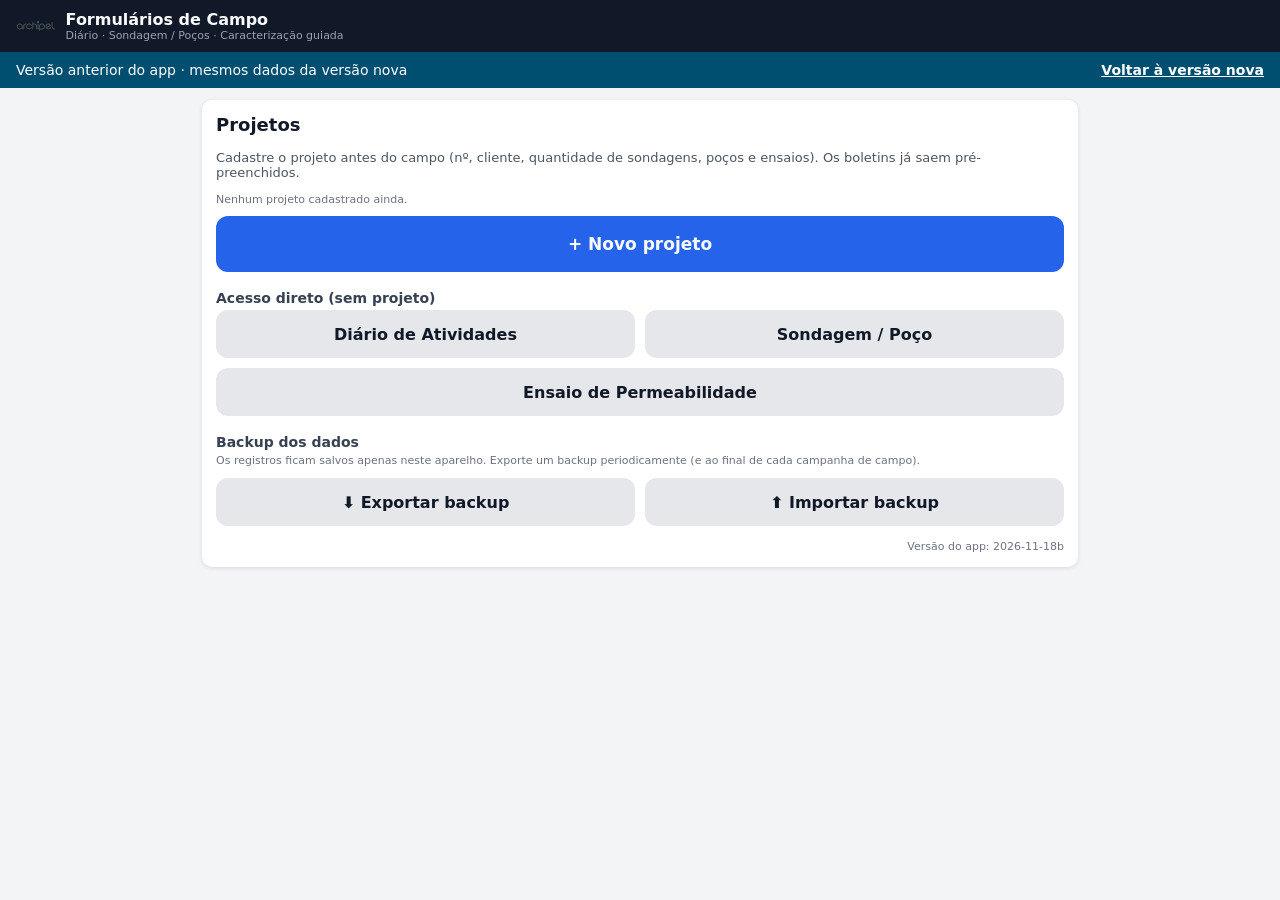
<file: anterior/index.html>
<!DOCTYPE html>
<html lang="pt-BR">
<head>
  <meta charset="UTF-8" />
  <title>Formulários de Campo</title>
  <meta name="viewport" content="width=device-width, initial-scale=1" />

  <!-- Ícones (você precisa ter um PNG chamado icon-192.png na mesma pasta) -->
  <link rel="apple-touch-icon" href="../apple-touch-icon.png" />
  <link rel="icon" type="image/png" sizes="192x192" href="../icon-192.png" />

  <style>
    * {
      box-sizing: border-box;
      font-family: -apple-system, BlinkMacSystemFont, "SF Pro Text", system-ui, sans-serif;
    }
    body {
      margin: 0;
      background: #f3f4f6;
      color: #111827;
    }
    header {
      background: #111827;
      color: #f9fafb;
      padding: 10px 16px;
      display: flex;
      align-items: center;
      gap: 10px;
    }
    header img {
      height: 28px;
      width: auto;
      display: block;
    }
    header .title-block {
      display: flex;
      flex-direction: column;
    }
    header .title-block span:first-child {
      font-weight: 600;
      font-size: 16px;
      line-height: 1.2;
    }
    header .title-block span:last-child {
      font-size: 11px;
      color: #9ca3af;
    }
    main {
      padding: 12px;
      max-width: 900px;
      margin: 0 auto 40px auto;
    }
    .card {
      background: #ffffff;
      border-radius: 10px;
      padding: 14px;
      margin-bottom: 16px;
      box-shadow: 0 1px 4px rgba(15, 23, 42, 0.12);
    }
    h2 {
      margin-top: 0;
      font-size: 18px;
    }
    label {
      display: block;
      font-size: 14px;
      font-weight: 600;
      margin-bottom: 5px;
      color: #1f2937;
    }
    input[type="text"],
    input[type="number"],
    input[type="date"],
    input[type="time"],
    textarea,
    select {
      width: 100%;
      padding: 12px 12px;
      min-height: 48px;
      border-radius: 8px;
      border: 1.5px solid #9ca3af;
      font-size: 16px; /* 16px evita o zoom automático no iOS */
      margin-bottom: 14px;
      background: #ffffff;
      color: #111827;
    }
    input:focus,
    textarea:focus,
    select:focus {
      outline: 3px solid #93c5fd;
      outline-offset: 1px;
      border-color: #2563eb;
    }
    textarea {
      min-height: 96px;
      resize: vertical;
    }
    /* Correção de alinhamento do campo de data no Safari/iOS */
    input[type="date"] {
      -webkit-appearance: none;
      appearance: none;
      display: block;
      height: 48px;
      line-height: normal;
      text-align: left;
    }
    input[type="date"]::-webkit-date-and-time-value {
      text-align: left;
      margin: 0;
    }
    .row {
      display: flex;
      gap: 8px;
      flex-wrap: wrap;
    }
    .row > div {
      flex: 1;
      min-width: 140px;
    }
    button {
      border: none;
      border-radius: 12px;
      min-height: 48px;
      padding: 12px 18px;
      font-size: 16px;
      cursor: pointer;
      font-weight: 600;
      -webkit-tap-highlight-color: rgba(37, 99, 235, 0.2);
    }
    button:focus-visible {
      outline: 3px solid #93c5fd;
      outline-offset: 2px;
    }
    .btn-primary {
      background: #2563eb;
      color: #f9fafb;
    }
    .btn-primary:active {
      background: #1d4ed8;
    }
    .btn-secondary {
      background: #e5e7eb;
      color: #111827;
    }
    .btn-secondary:active {
      background: #d1d5db;
    }
    .btn-danger {
      background: #ef4444;
      color: #f9fafb;
    }
    .btn-small {
      font-size: 14px;
      min-height: 42px;
      padding: 9px 14px;
    }
    .btn-group {
      display: flex;
      gap: 10px;
      flex-wrap: wrap;
      margin-top: 10px;
    }
    /* Ação principal sempre grande e fácil de acertar */
    .btn-group .btn-primary {
      flex: 1 1 100%;
      min-height: 56px;
      font-size: 17px;
    }
    .btn-group .btn-secondary {
      flex: 1 1 40%;
    }
    .hidden {
      display: none;
    }
    .nav-buttons {
      display: flex;
      flex-direction: column;
      gap: 12px;
    }
    .nav-buttons button {
      min-height: 68px;
      font-size: 18px;
    }
    @media (min-width: 600px) {
      .nav-buttons {
        flex-direction: row;
      }
    }
    .tag {
      display: inline-block;
      padding: 2px 8px;
      font-size: 11px;
      border-radius: 999px;
      background: #e5e7eb;
      color: #4b5563;
      margin-right: 4px;
      margin-bottom: 4px;
    }
    .record {
      border-top: 1px solid #e5e7eb;
      padding-top: 8px;
      margin-top: 8px;
      font-size: 13px;
    }
    .record:first-child {
      border-top: none;
      padding-top: 0;
      margin-top: 0;
    }
    .record-title {
      font-weight: 600;
      margin-bottom: 2px;
    }
    .small-muted {
      font-size: 11px;
      color: #6b7280;
    }
    .section-title {
      font-weight: 600;
      font-size: 14px;
      margin: 10px 0 4px 0;
      color: #374151;
    }
    .layer-card {
      border-radius: 8px;
      border: 1px solid #e5e7eb;
      padding: 8px;
      margin-bottom: 8px;
      background: #f9fafb;
    }
    .voc-card {
      border-radius: 8px;
      border: 1px solid #e5e7eb;
      padding: 8px;
      margin-bottom: 8px;
      background: #f9fafb;
    }
    /* ---------- Cartão de liner (compacto, à prova de tela pequena) ---------- */
    .liner-card {
      border-radius: 10px;
      border: 1px solid #e5e7eb;
      padding: 10px;
      margin-bottom: 10px;
      background: #f9fafb;
    }
    .liner-head {
      display: flex;
      align-items: center;
      gap: 8px;
      margin-bottom: 8px;
    }
    .liner-head input[type="checkbox"] {
      width: 24px;
      height: 24px;
      min-height: 0;
      margin: 0;
      flex: none;
      accent-color: #2563eb;
    }
    .liner-tag {
      font-weight: 700;
      font-size: 15px;
      color: #111827;
      background: #e5e7eb;
      border-radius: 999px;
      padding: 3px 12px;
    }
    .liner-pct {
      font-weight: 700;
      font-size: 15px;
      margin-left: auto;
      min-width: 44px;
      text-align: right;
    }
    .liner-head button {
      flex: none;
      min-height: 38px;
      padding: 6px 12px;
      margin: 0;
    }
    .liner-fields {
      display: grid;
      grid-template-columns: 1fr 1fr 1fr;
      gap: 8px;
    }
    .liner-fields label {
      font-size: 12px;
      font-weight: 500;
      margin-bottom: 3px;
      white-space: nowrap;
    }
    .liner-fields input {
      margin-bottom: 0;
      padding: 10px 8px;
      text-align: center;
    }
    .liner-card .liner-obs {
      margin-top: 8px;
      margin-bottom: 0;
      min-height: 42px;
      padding: 9px 10px;
      font-size: 14px;
    }
    .inline-checkbox {
      display: flex;
      align-items: center;
      gap: 10px;
      font-size: 15px;
      margin: 6px 0 10px 0;
      min-height: 44px;
    }
    .inline-checkbox input[type="checkbox"] {
      width: 26px;
      height: 26px;
      min-height: 0;
      margin-bottom: 0;
      flex: none;
      accent-color: #2563eb;
    }
    .inline-checkbox label {
      margin-bottom: 0;
      font-weight: 500;
    }
    .record button {
      margin-left: 8px;
      margin-top: 4px;
    }
    /* Campo com prefixo fixo (ex.: P do número de projeto) */
    .prefix-field {
      display: flex;
      align-items: stretch;
      margin-bottom: 14px;
    }
    .prefix-field span {
      background: #111827;
      color: #f9fafb;
      border: 1.5px solid #111827;
      border-radius: 8px 0 0 8px;
      display: flex;
      align-items: center;
      padding: 0 16px;
      font-weight: 700;
      font-size: 18px;
    }
    .prefix-field input {
      border-radius: 0 8px 8px 0;
      border-left: none;
      margin-bottom: 0;
    }
    /* Lançamento rápido de eventos do diário */
    .timeline-add {
      display: flex;
      gap: 8px;
      margin-bottom: 8px;
    }
    .timeline-add input[type="time"] {
      flex: none;
      width: 118px;
      margin-bottom: 0;
    }
    .timeline-add input[type="text"] {
      flex: 1;
      margin-bottom: 0;
    }
    .timeline-add button {
      flex: none;
    }
    .chips-eventos {
      margin-bottom: 8px;
    }
    /* Campo com botão auxiliar ao lado (ex.: GPS) */
    .field-with-btn {
      display: flex;
      gap: 8px;
      margin-bottom: 6px;
    }
    .field-with-btn input {
      flex: 1;
      margin-bottom: 0;
    }
    .field-with-btn button {
      flex: none;
    }
    .gps-info {
      font-size: 12px;
      color: #4b5563;
      margin: 0 0 12px 0;
      min-height: 14px;
    }
    /* Aviso flutuante (substitui alerts de sucesso) */
    #toast {
      position: fixed;
      left: 50%;
      transform: translateX(-50%);
      bottom: 24px;
      background: #111827;
      color: #f9fafb;
      padding: 12px 22px;
      border-radius: 999px;
      font-size: 15px;
      font-weight: 600;
      z-index: 60;
      opacity: 0;
      pointer-events: none;
      transition: opacity 0.25s;
      box-shadow: 0 4px 14px rgba(0, 0, 0, 0.25);
      max-width: 90%;
      text-align: center;
    }
    #toast.show {
      opacity: 1;
    }
    /* Grade de sondagens do projeto */
    .st-grid {
      display: grid;
      grid-template-columns: repeat(auto-fill, minmax(104px, 1fr));
      gap: 10px;
      margin-bottom: 6px;
    }
    .st-btn {
      border: 2px solid #d1d5db;
      background: #fff;
      border-radius: 12px;
      padding: 10px 6px;
      min-height: 66px;
      display: flex;
      flex-direction: column;
      align-items: center;
      justify-content: center;
      gap: 2px;
    }
    .st-btn .st-nome {
      font-weight: 700;
      font-size: 15px;
      color: #111827;
    }
    .st-btn .st-status {
      font-size: 11px;
      color: #6b7280;
      font-weight: 500;
    }
    .st-btn.done {
      border-color: #16a34a;
      background: #f0fdf4;
    }
    .st-btn.done .st-status {
      color: #15803d;
    }
    /* Seleção múltipla para exportação em bulk */
    .record-sel {
      display: flex;
      gap: 8px;
      align-items: flex-start;
    }
    .record-sel input[type="checkbox"] {
      width: 24px;
      height: 24px;
      margin-top: 2px;
      flex: none;
      accent-color: #2563eb;
    }
    .record-sel > .record-body {
      flex: 1;
    }
    .bulk-bar {
      display: flex;
      gap: 8px;
      align-items: center;
      flex-wrap: wrap;
      background: #eff6ff;
      border: 1px solid #bfdbfe;
      border-radius: 10px;
      padding: 8px 10px;
      margin-bottom: 10px;
    }
    .bulk-bar .bulk-count {
      font-size: 13px;
      font-weight: 600;
      color: #1d4ed8;
      margin-right: auto;
    }
    /* Fotos no formulário */
    .fotos-grid {
      display: grid;
      grid-template-columns: repeat(auto-fill, minmax(150px, 1fr));
      gap: 10px;
      margin: 8px 0 10px 0;
    }
    .foto-card {
      position: relative;
      border: 1px solid #d1d5db;
      border-radius: 10px;
      overflow: hidden;
      background: #fff;
    }
    .foto-card img {
      width: 100%;
      height: 120px;
      object-fit: cover;
      display: block;
    }
    .foto-card input {
      border: none;
      border-top: 1px solid #e5e7eb;
      border-radius: 0;
      min-height: 42px;
      font-size: 13px;
      margin-bottom: 0;
      background: #fff;
    }
    .foto-x {
      position: absolute;
      top: 6px;
      right: 6px;
      background: rgba(239, 68, 68, 0.95);
      color: #fff;
      border-radius: 999px;
      width: 32px;
      height: 32px;
      min-height: 0;
      padding: 0;
      font-size: 15px;
      line-height: 1;
    }

    /* ===================== WIZARD DE CARACTERIZAÇÃO ===================== */
    .wizard-overlay {
      position: fixed;
      inset: 0;
      background: rgba(17, 24, 39, 0.55);
      z-index: 50;
      display: flex;
      align-items: flex-end;
      justify-content: center;
    }
    .wizard-overlay.hidden {
      display: none;
    }
    @media (min-width: 600px) {
      .wizard-overlay {
        align-items: center;
      }
    }
    .wizard-box {
      background: #ffffff;
      width: 100%;
      max-width: 560px;
      max-height: 92vh;
      overflow-y: auto;
      border-radius: 16px 16px 0 0;
      padding: 18px 16px 26px 16px;
    }
    @media (min-width: 600px) {
      .wizard-box {
        border-radius: 16px;
      }
    }
    .wizard-progress {
      display: flex;
      gap: 4px;
      margin-bottom: 14px;
    }
    .wizard-progress span {
      flex: 1;
      height: 4px;
      border-radius: 2px;
      background: #e5e7eb;
    }
    .wizard-progress span.done {
      background: #2563eb;
    }
    .wizard-title {
      font-size: 17px;
      font-weight: 700;
      margin: 0 0 4px 0;
    }
    .wizard-help {
      font-size: 13px;
      color: #4b5563;
      margin: 0 0 14px 0;
      line-height: 1.45;
    }
    .wizard-opt {
      display: block;
      width: 100%;
      text-align: left;
      background: #f9fafb;
      border: 1.5px solid #d1d5db;
      border-radius: 12px;
      padding: 12px 14px;
      margin-bottom: 10px;
      cursor: pointer;
    }
    .wizard-opt:active {
      border-color: #2563eb;
      background: #eff6ff;
    }
    .wizard-opt .opt-t {
      font-size: 15px;
      font-weight: 600;
      color: #111827;
      display: block;
    }
    .wizard-opt .opt-d {
      font-size: 12.5px;
      color: #6b7280;
      display: block;
      margin-top: 2px;
      font-weight: 400;
    }
    .swatch-grid {
      display: grid;
      grid-template-columns: repeat(4, 1fr);
      gap: 8px;
      margin-bottom: 12px;
    }
    .swatch {
      border: 2px solid #d1d5db;
      border-radius: 10px;
      padding: 0;
      cursor: pointer;
      overflow: hidden;
      background: #fff;
    }
    .swatch .sw-color {
      height: 44px;
      display: block;
    }
    .swatch .sw-name {
      font-size: 10.5px;
      padding: 4px 2px;
      display: block;
      text-align: center;
      color: #374151;
      line-height: 1.2;
    }
    .chip {
      display: inline-block;
      border: 1.5px solid #d1d5db;
      border-radius: 999px;
      padding: 8px 14px;
      margin: 0 6px 8px 0;
      font-size: 13.5px;
      cursor: pointer;
      background: #f9fafb;
      user-select: none;
    }
    .chip.sel {
      border-color: #2563eb;
      background: #eff6ff;
      color: #1d4ed8;
      font-weight: 600;
    }
    .wizard-foot {
      display: flex;
      gap: 8px;
      margin-top: 10px;
    }
    .resumo-box {
      background: #f0f9ff;
      border: 1px solid #bae6fd;
      border-radius: 10px;
      padding: 12px;
      font-size: 14px;
      line-height: 1.55;
      margin-bottom: 12px;
    }

    /* ===================== PERFIL PARA IMPRESSÃO (PDF) ===================== */
    #print-area {
      display: none;
    }
    @media print {
      @page {
        size: A4 portrait;
        margin: 10mm;
      }
      body {
        background: #ffffff;
      }
      header,
      main,
      .wizard-overlay {
        display: none !important;
      }
      #print-area {
        display: block !important;
      }
    }
    /* ---------- Documento A4: 190 x 277 mm de área útil ---------- */
    .pp-page {
      font-size: 11px;
      color: #111111;
      width: 100%;
      /* Cada documento é um bloco único: cabeçalho, identificação e perfil
         ficam obrigatoriamente na mesma folha. */
      page-break-inside: avoid;
      break-inside: avoid;
      page-break-after: always;
      break-after: page;
      overflow: hidden;
    }
    .pp-page:last-child {
      page-break-after: auto;
      break-after: auto;
    }
    /* Páginas de continuação (anexos) começam sempre em folha nova */
    .pp-cont {
      page-break-before: always;
      break-before: page;
    }
    .pp-head {
      display: flex;
      justify-content: space-between;
      align-items: center;
      border-bottom: 2px solid #111;
      padding-bottom: 5px;
      margin-bottom: 6px;
      gap: 10px;
    }
    .pp-head img {
      height: 12mm;
      width: auto;
      order: 2; /* logo sempre no canto superior direito */
    }
    .pp-title {
      font-size: 13px;
      font-weight: 700;
      text-align: left;
      line-height: 1.25;
      order: 1;
    }
    .pp-info {
      width: 100%;
      border-collapse: collapse;
      margin-bottom: 6px;
      page-break-inside: avoid;
      break-inside: avoid;
    }
    .pp-info td {
      border: 1px solid #999;
      padding: 2px 5px;
      font-size: 10px;
      line-height: 1.25;
    }
    .pp-info td strong {
      font-size: 8.5px;
      color: #555;
      display: block;
      text-transform: uppercase;
      letter-spacing: 0.02em;
    }
    .pp-body {
      display: flex;
      gap: 10px;
      align-items: flex-start;
      /* NÃO usar avoid aqui: se o corpo for tratado como bloco indivisível
         maior que o espaço restante, o navegador o empurra sozinho para a
         página seguinte e separa o cabeçalho do perfil. A altura fixa da
         coluna já garante que tudo cabe em uma folha. */
    }
    .pp-colwrap {
      flex: none;
      padding-top: 4px;
    }
    .pp-col {
      position: relative;
      border: 1px solid #111;
      background: #fdfdfb;
      margin-left: 9mm;
    }
    .pp-band {
      position: absolute;
      left: 0;
      right: 0;
      border-bottom: 1px solid #111;
      -webkit-print-color-adjust: exact;
      print-color-adjust: exact;
    }
    .pp-band .pp-band-n {
      font-size: 7.5px;
      padding: 0 2px;
      background: rgba(255, 255, 255, 0.85);
      border-radius: 2px;
      position: absolute;
      top: 1px;
      left: 1px;
    }
    .pp-tick {
      position: absolute;
      left: -9mm;
      width: 8mm;
      text-align: right;
      font-size: 7.5px;
      color: #333;
    }
    .pp-na {
      position: absolute;
      left: 0;
      right: 0;
      border-top: 1.5px dashed #1d4ed8;
      color: #1d4ed8;
      font-size: 7.5px;
      text-align: right;
      padding: 0 2px 0 0;
      font-weight: 600;
    }
    /* ---------- Poço sobreposto ao perfil (faixa central) ---------- */
    /* O poço é desenhado por cima da coluna litológica, translúcido,
       de modo que a litologia permaneça visível por baixo. */
    .pp-well {
      position: absolute;
      top: 0;
      bottom: 0;
      left: 50%;
      transform: translateX(-50%);
      -webkit-print-color-adjust: exact;
      print-color-adjust: exact;
    }
    .pp-w-seg {
      position: absolute;
      left: 0;
      right: 0;
      -webkit-print-color-adjust: exact;
      print-color-adjust: exact;
    }
    /* Pré-filtro: pontilhado de areia sobre a litologia (translúcido) */
    .pp-w-prefiltro {
      background-color: rgba(255, 252, 240, 0.42);
      background-image: radial-gradient(#6b5c34 0.55px, transparent 0.65px);
      background-size: 2.4px 2.4px;
      border-left: 0.8px solid #6b5c34;
      border-right: 0.8px solid #6b5c34;
    }
    /* Tubo liso: paredes verticais, interior translúcido */
    .pp-w-tubo {
      background: rgba(255, 255, 255, 0.55);
      border-left: 1.3px solid #111;
      border-right: 1.3px solid #111;
    }
    /* Filtro: tubo ranhurado (hachura horizontal) */
    .pp-w-filtro {
      background-color: rgba(255, 255, 255, 0.55);
      background-image: repeating-linear-gradient(
        to bottom,
        #111 0 0.7px,
        transparent 0.7px 2.4px
      );
      border-left: 1.3px solid #111;
      border-right: 1.3px solid #111;
    }
    /* Tampão de fundo */
    .pp-w-fundo {
      background: #111;
    }
    .pp-w-na {
      position: absolute;
      font-size: 7px;
      font-weight: 700;
      color: #1d4ed8;
      white-space: nowrap;
      line-height: 1;
      background: rgba(255, 255, 255, 0.85);
      padding: 0.3px 1.5px;
      border-radius: 2px;
      -webkit-print-color-adjust: exact;
      print-color-adjust: exact;
    }
    .pp-legend {
      font-size: 7.5px;
      color: #333;
      margin-top: 5mm;
      padding-top: 2mm;
      border-top: 0.5px solid #bbb;
      line-height: 1.65;
    }
    .pp-legend i {
      display: inline-block;
      width: 9px;
      height: 7px;
      border: 1px solid #111;
      vertical-align: -1px;
      margin-right: 2px;
      -webkit-print-color-adjust: exact;
      print-color-adjust: exact;
    }
    .pp-table {
      flex: 1;
      border-collapse: collapse;
      width: 100%;
    }
    .pp-table th,
    .pp-table td {
      border: 1px solid #999;
      padding: 2px 4px;
      font-size: 9px;
      vertical-align: top;
      text-align: left;
      line-height: 1.3;
    }
    .pp-table tr {
      page-break-inside: avoid;
      break-inside: avoid;
    }
    .pp-table th {
      background: #efefef;
      -webkit-print-color-adjust: exact;
      print-color-adjust: exact;
    }
    /* Tabela densa (VOC, liners) */
    .pp-table-dense {
      /* Larguras iguais e independentes do conteúdo: garante que a tabela
         jamais ultrapasse a margem direita da página. */
      table-layout: fixed;
      width: 100%;
      max-width: 100%;
    }
    .pp-table-dense td {
      white-space: nowrap;
    }
    .pp-table-dense th,
    .pp-table-dense td {
      padding: 1px 3px;
      font-size: 7.8px;
      text-align: center;
      line-height: 1.25;
      overflow: hidden;
      word-break: break-word;
    }
    .pp-fotos {
      display: grid;
      grid-template-columns: 1fr 1fr;
      gap: 8px;
    }
    .pp-foto {
      page-break-inside: avoid;
      break-inside: avoid;
      border: 1px solid #999;
      padding: 3px;
    }
    .pp-foto img {
      width: 100%;
      max-height: 72mm;
      object-fit: contain;
      display: block;
    }
    .pp-foto div {
      font-size: 9px;
      text-align: center;
      padding-top: 2px;
    }
    .pp-section-label {
      font-size: 10px;
      font-weight: 700;
      margin: 6px 0 3px 0;
      page-break-after: avoid;
      break-after: avoid;
    }
    /* ---------- Ensaio de permeabilidade (tela) ---------- */
    .ens-timer {
      background: #111827;
      color: #f9fafb;
      border-radius: 12px;
      padding: 12px 14px;
      margin-bottom: 12px;
    }
    .ens-timer-relogio {
      font-size: 40px;
      font-weight: 700;
      font-variant-numeric: tabular-nums;
      letter-spacing: 0.02em;
      line-height: 1.1;
    }
    .ens-timer-msg {
      font-size: 14px;
      color: #d1d5db;
      margin-top: 4px;
      min-height: 20px;
    }
    .ens-timer .btn-secondary {
      background: #374151;
      color: #f9fafb;
    }
    .ens-leit-cab,
    .ens-row {
      display: grid;
      grid-template-columns: 64px 70px 1fr;
      gap: 8px;
      align-items: center;
    }
    .ens-leit-cab {
      font-size: 12px;
      font-weight: 600;
      color: #4b5563;
      padding: 0 8px 4px 8px;
    }
    .ens-row {
      border: 1px solid #e5e7eb;
      background: #f9fafb;
      border-radius: 10px;
      padding: 4px 8px;
      margin-bottom: 6px;
      transition: background 0.2s;
    }
    .ens-row .ens-t {
      font-weight: 700;
      font-size: 16px;
    }
    .ens-row .ens-h {
      font-size: 13px;
      color: #4b5563;
      font-variant-numeric: tabular-nums;
    }
    .ens-row input {
      margin-bottom: 0;
      text-align: center;
      min-height: 44px;
    }
    .ens-row.proxima {
      border-color: #2563eb;
      background: #eff6ff;
      box-shadow: inset 4px 0 0 #2563eb;
    }
    .ens-row.agora {
      background: #fef3c7;
      border-color: #d97706;
    }
    .ens-resultado {
      background: #f0f9ff;
      border: 1px solid #bae6fd;
      border-radius: 10px;
      padding: 12px;
      font-size: 14px;
      line-height: 1.5;
    }
    .ens-k {
      font-size: 22px;
      font-weight: 700;
      color: #1d4ed8;
    }
    /* ---------- Ensaio de permeabilidade (PDF) ---------- */
    .ens-corpo {
      display: flex;
      gap: 6mm;
      align-items: flex-start;
    }
    .ens-col-tab {
      width: 74mm;
      flex: none;
    }
    .ens-col-res {
      flex: 1;
      min-width: 0;
    }
    .ens-tab th,
    .ens-tab td {
      text-align: center;
      font-size: 8.6px;
      padding: 1.5px 3px;
      white-space: nowrap;
    }
    .ens-tab th {
      white-space: normal;
    }
    .ens-res-box {
      border: 1.5px solid #1d4ed8;
      border-radius: 2mm;
      padding: 2.5mm 3mm;
      margin-bottom: 3mm;
      -webkit-print-color-adjust: exact;
      print-color-adjust: exact;
    }
    .ens-res-k {
      font-size: 17px;
      font-weight: 700;
      color: #1d4ed8;
    }
    .ens-res-cls {
      font-size: 10px;
      font-weight: 600;
      margin-top: 1mm;
    }
    .ens-res-num {
      font-size: 8.5px;
      color: #374151;
      margin-top: 1mm;
    }
    .ens-grafico {
      width: 100%;
      display: block;
      border: 1px solid #ddd;
    }
    .ens-graf-leg {
      font-size: 7.5px;
      color: #4b5563;
      margin-top: 1mm;
    }
    .ens-memo {
      font-size: 9.5px;
      border: 1px solid #999;
      padding: 2mm 3mm;
      line-height: 1.6;
    }
    .ens-memo-res {
      font-weight: 700;
      font-size: 10.5px;
    }
    .ens-memo-leg {
      font-size: 7.5px;
      color: #555;
      line-height: 1.4;
      margin-top: 1mm;
    }
    .ens-regua {
      margin-top: 4mm;
      -webkit-print-color-adjust: exact;
      print-color-adjust: exact;
    }
    .ens-regua-esc {
      position: relative;
      height: 9mm;
      border-bottom: 1px solid #111;
      font-size: 7.5px;
    }
    .ens-regua-esc span {
      position: absolute;
      bottom: 1mm;
      transform: translateX(-50%);
      white-space: nowrap;
    }
    .ens-regua-mk {
      position: absolute;
      top: 0;
      transform: translateX(-50%);
      color: #dc2626;
      font-size: 8px;
      white-space: nowrap;
    }
    .ens-regua-faixas {
      position: relative;
      height: 9mm;
      border-bottom: 1px solid #111;
    }
    .ens-regua-faixas div {
      position: absolute;
      top: 0;
      bottom: 0;
      border-left: 1px solid #111;
      font-size: 7px;
      line-height: 1.2;
      display: flex;
      align-items: center;
      justify-content: center;
      text-align: center;
      padding: 0 1mm;
    }
    .ens-regua-legenda {
      font-size: 7px;
      color: #555;
      margin-top: 1mm;
    }
  </style>
</head>
<body>
  <!-- Coloque o arquivo LogoColorido.svg na mesma pasta do index.html -->
  <header>
    <img src="LogoColorido.svg" alt="Logo da empresa" onerror="this.style.display='none'" />
    <div class="title-block">
      <span>Formulários de Campo</span>
      <span>Diário · Sondagem / Poços · Caracterização guiada</span>
    </div>
  </header>

  <div style="background:#004F71;color:#fff;padding:10px 16px;font-size:14px;display:flex;gap:12px;align-items:center;justify-content:space-between;">
    <span>Versão anterior do app · mesmos dados da versão nova</span>
    <a href="../" style="color:#fff;font-weight:600;">Voltar à versão nova</a>
  </div>

  <div id="toast"></div>

  <main>
    <!-- Tela inicial -->
    <section id="home" class="card">
      <h2>Projetos</h2>
      <p style="font-size: 13px; color: #4b5563; margin-top: 0;">
        Cadastre o projeto antes do campo (nº, cliente, quantidade de sondagens,
        poços e ensaios). Os boletins já saem pré-preenchidos.
      </p>
      <div id="lista-projetos" class="small-muted">
        Nenhum projeto cadastrado ainda.
      </div>
      <div class="btn-group">
        <button class="btn-primary" onclick="novoProjeto()">+ Novo projeto</button>
      </div>

      <div class="section-title" style="margin-top: 18px;">
        Acesso direto (sem projeto)
      </div>
      <div class="btn-group" style="margin-top: 0;">
        <button class="btn-secondary" onclick="showSection('diario')">
          Diário de Atividades
        </button>
        <button class="btn-secondary" onclick="showSection('sondagem')">
          Sondagem / Poço
        </button>
        <button class="btn-secondary" onclick="abrirEnsaioAvulso()">
          Ensaio de Permeabilidade
        </button>
      </div>

      <div class="section-title" style="margin-top: 18px;">Backup dos dados</div>
      <p class="small-muted" style="margin-top: 0;">
        Os registros ficam salvos apenas neste aparelho. Exporte um backup
        periodicamente (e ao final de cada campanha de campo).
      </p>
      <div class="btn-group" style="margin-top: 0;">
        <button type="button" class="btn-secondary" onclick="exportarBackup()">
          ⬇ Exportar backup
        </button>
        <button
          type="button"
          class="btn-secondary"
          onclick="document.getElementById('arquivo-backup').click()"
        >
          ⬆ Importar backup
        </button>
      </div>
      <input
        type="file"
        id="arquivo-backup"
        accept=".json,application/json"
        class="hidden"
        onchange="importarBackup(this)"
      />
      <p class="small-muted" style="margin:14px 0 0 0;text-align:right;">
        Versão do app: <span id="app-versao"></span>
      </p>
    </section>

    <!-- Cadastro / edição de projeto -->
    <section id="projForm" class="hidden">
      <div class="card">
        <h2 id="projform-titulo">Novo projeto</h2>
        <form id="form-projeto" onsubmit="salvarProjeto(event)">
          <div class="row">
            <div>
              <label for="proj-numero">Nº do Projeto</label>
              <div class="prefix-field">
                <span>P</span>
                <input
                  type="text"
                  inputmode="numeric"
                  id="proj-numero"
                  placeholder="306"
                  required
                />
              </div>
            </div>
            <div>
              <label for="proj-cliente">Cliente</label>
              <input type="text" id="proj-cliente" />
            </div>
          </div>

          <label for="proj-local">Local</label>
          <input
            type="text"
            id="proj-local"
            placeholder="Endereço / referência do site"
          />

          <label for="proj-empresa">Empresa de Sondagem</label>
          <input type="text" id="proj-empresa" />

          <div class="row">
            <div>
              <label for="proj-qtd-sond">Qtde. de sondagens</label>
              <input
                type="number"
                inputmode="numeric"
                min="0"
                max="99"
                id="proj-qtd-sond"
                placeholder="8"
                required
              />
            </div>
            <div>
              <label for="proj-qtd-pocos">Qtde. de poços</label>
              <input
                type="number"
                inputmode="numeric"
                min="0"
                max="99"
                id="proj-qtd-pocos"
                placeholder="4"
              />
            </div>
          </div>
          <div class="row">
            <div>
              <label for="proj-qtd-ens">Qtde. de ensaios de permeabilidade</label>
              <input type="number" inputmode="numeric" min="0" max="99"
                     id="proj-qtd-ens" placeholder="0" />
            </div>
            <div></div>
          </div>

          <div class="section-title">Numeração inicial</div>
          <p class="small-muted" style="margin-top:0;">
            Para campanhas que continuam uma anterior. Ex.: se as sondagens
            começam em ST-05, informe 5.
          </p>
          <div class="row">
            <div>
              <label for="proj-ini-st">1ª sondagem (ST-)</label>
              <input type="number" inputmode="numeric" min="1" max="999"
                     id="proj-ini-st" placeholder="1" />
            </div>
            <div>
              <label for="proj-ini-pm">1º poço (PM-)</label>
              <input type="number" inputmode="numeric" min="1" max="999"
                     id="proj-ini-pm" placeholder="1" />
            </div>
          </div>
          <div class="row">
            <div>
              <label for="proj-ini-ep">1º ensaio (EP-)</label>
              <input type="number" inputmode="numeric" min="1" max="999"
                     id="proj-ini-ep" placeholder="1" />
            </div>
            <div></div>
          </div>

          <div class="btn-group">
            <button type="submit" class="btn-primary">Salvar projeto</button>
            <button
              type="button"
              class="btn-secondary"
              onclick="executarVoltar()"
            >
              Voltar
            </button>
          </div>
        </form>
      </div>
    </section>

    <!-- Detalhe do projeto -->
    <section id="projDet" class="hidden">
      <div class="card">
        <h2 id="projdet-titulo"></h2>
        <div id="projdet-info" class="small-muted" style="margin-bottom: 10px;"></div>

        <div class="section-title">Sondagens</div>
        <p class="small-muted" style="margin-top: 0;">
          Toque na sondagem para preencher (ou reabrir) o boletim.
        </p>
        <div id="projdet-sts" class="st-grid"></div>

        <div id="projdet-eps-wrap" class="hidden">
          <div class="section-title" style="margin-top:12px;">Ensaios de permeabilidade</div>
          <div id="projdet-eps" class="st-grid"></div>
        </div>

        <div class="btn-group" style="margin-top: 14px;">
          <button type="button" class="btn-primary" onclick="comAvisoDeErro(exportarProjetoPDF)">
            Exportar projeto em PDF
          </button>
          <button type="button" class="btn-secondary" onclick="abrirDiarioDoProjeto()">
            Diário de Atividades do projeto
          </button>
          <button type="button" class="btn-secondary" onclick="editarProjeto()">
            Editar projeto
          </button>
          <button type="button" class="btn-secondary" onclick="executarVoltar()">
            Voltar
          </button>
          <button type="button" class="btn-danger" onclick="excluirProjeto()">
            Excluir projeto
          </button>
        </div>
      </div>
    </section>

    <!-- Diário de Atividades -->
    <section id="diario" class="hidden">
      <div class="card">
        <h2>Diário de Atividades</h2>
        <p class="small-muted">
          Baseado no formulário "DIÁRIO DE ATIVIDADES".
        </p>
        <button
          type="button"
          class="btn-secondary btn-small"
          style="margin-bottom: 12px;"
          onclick="usarUltimoDiario()"
        >
          ↻ Usar dados do último registro
        </button>
        <form id="form-diario" onsubmit="salvarDiario(event)">
          <div class="row">
            <div>
              <label for="diario-projeto">Nº do Projeto</label>
              <div class="prefix-field">
                <span>P</span>
                <input
                  type="text"
                  inputmode="numeric"
                  id="diario-projeto"
                  placeholder="306"
                  required
                />
              </div>
            </div>
            <div>
              <label for="diario-cliente">Cliente</label>
              <input type="text" id="diario-cliente" />
            </div>
          </div>

          <label for="diario-local">Local</label>
          <div class="field-with-btn">
            <input type="text" id="diario-local" />
            <button
              type="button"
              id="diario-btn-gps"
              class="btn-secondary"
              onclick="capturarLocal('diario')"
            >
              📍 GPS
            </button>
          </div>
          <div id="diario-gps-info" class="gps-info"></div>
          <input type="hidden" id="diario-projetoid" />

          <div class="row">
            <div>
              <label for="diario-data">Data</label>
              <input type="date" id="diario-data" required />
            </div>
            <div>
              <label for="diario-horario">Horário de trabalho</label>
              <input
                type="text"
                id="diario-horario"
                placeholder="Ex.: 08:00 - 17:00"
              />
            </div>
          </div>

          <label for="diario-clima">Condições climáticas</label>
          <select id="diario-clima">
            <option value="">Selecione</option>
            <option value="Boa">Boa</option>
            <option value="Chuva">Chuva</option>
            <option value="Chuva operável">Chuva operável</option>
            <option value="Inoperável">Inoperável</option>
          </select>

          <label for="diario-atividades">Atividades desenvolvidas</label>
          <div class="timeline-add">
            <input type="time" id="diario-hora-evento" />
            <input
              type="text"
              id="diario-texto-evento"
              placeholder="O que aconteceu?"
            />
            <button
              type="button"
              class="btn-secondary"
              onclick="adicionarEvento()"
            >
              + Lançar
            </button>
          </div>
          <div class="chips-eventos" id="chips-eventos"></div>
          <textarea
            id="diario-atividades"
            placeholder="Toque num evento acima ou digite. Cada lançamento entra como '07h00: Chegada ao site'."
          ></textarea>

          <label for="diario-observacoes">Observações</label>
          <textarea
            id="diario-observacoes"
            placeholder="Ocorrências relevantes, restrições, comunicação com cliente, etc."
          ></textarea>

          <div class="row">
            <div>
              <label for="diario-responsavel">Responsável</label>
              <input
                type="text"
                id="diario-responsavel"
                placeholder="Técnico responsável"
              />
            </div>
            <div>
              <label for="diario-auxiliares">Auxiliares / Equipe</label>
              <input
                type="text"
                id="diario-auxiliares"
                placeholder="Nomes da equipe de campo"
              />
            </div>
          </div>

          <div class="btn-group">
            <button id="btn-diario-salvar" type="submit" class="btn-primary">
              Salvar registro
            </button>
            <button
              type="button"
              class="btn-secondary"
              onclick="limparDiario()"
            >
              Limpar formulário
            </button>
            <button
              type="button"
              class="btn-secondary"
              onclick="exportarDiarioCSV()"
            >
              Exportar CSV
            </button>
            <button
              type="button"
              class="btn-secondary"
              onclick="executarVoltar()"
            >
              Voltar
            </button>
            <button
              id="btn-diario-cancelar-edicao"
              type="button"
              class="btn-secondary hidden"
              onclick="cancelarEdicaoDiario()"
            >
              Cancelar edição
            </button>
          </div>
        </form>
      </div>

      <div class="card">
        <div class="section-title">Registros salvos</div>
        <div id="bulk-bar-diario" class="bulk-bar hidden">
          <span class="bulk-count" id="bulk-count-diario">0 selecionados</span>
          <button type="button" class="btn-primary btn-small" onclick="comAvisoDeErro(exportarBulkDiario)">
            Exportar PDF
          </button>
          <button type="button" class="btn-secondary btn-small" onclick="limparSelecaoDiario()">
            Limpar
          </button>
        </div>
        <div id="lista-diario" class="small-muted">
          Nenhum registro salvo ainda.
        </div>
      </div>
    </section>

    <!-- Ensaio de Permeabilidade -->
    <section id="ensaio" class="hidden">
      <div class="card">
        <h2>Ensaio de Permeabilidade</h2>
        <p class="small-muted">
          Ensaio em furo de sondagem, nível variável (rebaixamento). Em campo,
          basta anotar a variação do nível d'água em cada leitura; o
          coeficiente K, o volume e a classificação saem automaticamente.
        </p>
        <button type="button" class="btn-secondary btn-small"
                style="margin-bottom: 12px;" onclick="usarUltimoEnsaio()">
          ↻ Usar dados do último ensaio
        </button>
        <form id="form-ensaio" onsubmit="salvarEnsaio(event)">
          <input type="hidden" id="ens-projetoid" />
          <input type="hidden" id="ens-lat" />
          <input type="hidden" id="ens-lon" />

          <div class="row">
            <div>
              <label for="ens-projeto">Nº do Projeto</label>
              <div class="prefix-field">
                <span>P</span>
                <input type="text" inputmode="numeric" id="ens-projeto"
                       placeholder="288" required />
              </div>
            </div>
            <div>
              <label for="ens-id">Ensaio</label>
              <input type="text" id="ens-id" placeholder="EP-01" required />
            </div>
          </div>

          <label for="ens-local">Obra / Local</label>
          <div class="field-with-btn">
            <input type="text" id="ens-local" />
            <button type="button" id="ens-btn-gps" class="btn-secondary"
                    onclick="capturarLocal('ens')">📍 GPS</button>
          </div>
          <div id="ens-gps-info" class="gps-info"></div>

          <div class="row">
            <div>
              <label for="ens-data">Data</label>
              <input type="date" id="ens-data" />
            </div>
            <div>
              <label for="ens-furo">Furo nº</label>
              <input type="text" id="ens-furo" placeholder="Igual ao ensaio, ou ex.: ST-03" />
            </div>
          </div>

          <div class="section-title">Geometria do furo</div>
          <div class="row">
            <div>
              <label for="ens-diam">Diâmetro do furo</label>
              <div style="display:flex; gap:6px;">
                <input type="number" step="0.01" inputmode="decimal" id="ens-diam"
                       placeholder="4" oninput="atualizarResultadoEnsaio()" />
                <select id="ens-diam-unid" style="width:96px; flex:none;"
                        onchange="atualizarResultadoEnsaio()">
                  <option value="pol">pol (")</option>
                  <option value="cm">cm</option>
                </select>
              </div>
            </div>
            <div>
              <label for="ens-prof">Profundidade do furo (m)</label>
              <input type="number" step="0.01" inputmode="decimal" id="ens-prof"
                     placeholder="1,00" oninput="atualizarResultadoEnsaio()" />
            </div>
          </div>
          <div class="row">
            <div>
              <label for="ens-trecho">Trecho ensaiado (m)</label>
              <input type="number" step="0.01" inputmode="decimal" id="ens-trecho"
                     placeholder="Se vazio, = profundidade" oninput="atualizarResultadoEnsaio()" />
            </div>
            <div>
              <label for="ens-posicao">Ensaio realizado</label>
              <select id="ens-posicao">
                <option value="acima">Acima do NA</option>
                <option value="abaixo">Abaixo do NA</option>
              </select>
            </div>
          </div>

          <div class="section-title">Plano de leituras</div>
          <div class="row">
            <div>
              <label for="ens-plano">Intervalos</label>
              <select id="ens-plano" onchange="aplicarPlanoEnsaio()">
                <option value="rapido">30", 1', 2' … a cada 1 min até 20'</option>
                <option value="dez">A cada 10' até 30'</option>
                <option value="pers">Personalizado</option>
              </select>
            </div>
          </div>
          <div id="ens-plano-pers" class="row hidden">
            <div>
              <label for="ens-pers-int">A cada (min)</label>
              <input type="number" step="0.5" inputmode="decimal" id="ens-pers-int"
                     value="5" onchange="aplicarPlanoEnsaio()" />
            </div>
            <div>
              <label for="ens-pers-tot">Até (min)</label>
              <input type="number" step="1" inputmode="decimal" id="ens-pers-tot"
                     value="30" onchange="aplicarPlanoEnsaio()" />
            </div>
          </div>

          <div class="section-title">Execução</div>
          <div class="ens-timer">
            <div class="ens-timer-relogio" id="ens-relogio">00:00</div>
            <div class="ens-timer-msg" id="ens-timer-msg">
              Encha o furo até a boca e mantenha o nível ~10 min para saturar.
              Ao cortar a água, toque em "Iniciar (t0)".
            </div>
            <div class="btn-group" style="margin-top:8px;">
              <button type="button" class="btn-secondary" id="ens-btn-sat"
                      onclick="iniciarSaturacao()">⏳ Saturação 10'</button>
              <button type="button" class="btn-primary" id="ens-btn-iniciar"
                      onclick="iniciarEnsaio()">▶ Iniciar (t0)</button>
              <button type="button" class="btn-secondary hidden" id="ens-btn-parar"
                      onclick="pararCronometroEnsaio()">⏹ Parar cronômetro</button>
            </div>
          </div>

          <div class="row">
            <div>
              <label for="ens-hora">Hora inicial (t0)</label>
              <input type="time" step="1" id="ens-hora" onchange="renderHorasLeituras()" />
            </div>
            <div></div>
          </div>

          <div class="ens-leit-cab">
            <span>Tempo</span><span>Hora</span><span>Variação do NA (cm)</span>
          </div>
          <div id="ens-leituras"></div>
          <button type="button" class="btn-secondary btn-small"
                  onclick="adicionarLeituraEnsaio()">+ Adicionar leitura</button>

          <div class="section-title" style="margin-top:14px;">Resultado</div>
          <div id="ens-resultado" class="ens-resultado">
            Preencha a geometria do furo e as leituras.
          </div>

          <label for="ens-obs" style="margin-top:12px;">Observação</label>
          <textarea id="ens-obs" placeholder="Condições do ensaio, material, ocorrências."></textarea>

          <div class="row">
            <div>
              <label for="ens-resp">Responsável</label>
              <input type="text" id="ens-resp" />
            </div>
            <div>
              <label for="ens-verif">Verificado</label>
              <input type="text" id="ens-verif" />
            </div>
          </div>

          <div class="btn-group">
            <button id="btn-ensaio-salvar" type="submit" class="btn-primary">
              Salvar ensaio
            </button>
            <button type="button" class="btn-secondary" onclick="limparEnsaio()">
              Limpar formulário
            </button>
            <button type="button" class="btn-secondary" onclick="exportarEnsaioCSV()">
              Exportar CSV
            </button>
            <button type="button" class="btn-secondary" onclick="executarVoltar()">
              Voltar
            </button>
            <button id="btn-ensaio-cancelar-edicao" type="button"
                    class="btn-secondary hidden" onclick="cancelarEdicaoEnsaio()">
              Cancelar edição
            </button>
          </div>
        </form>
      </div>

      <div class="card">
        <div class="section-title">Ensaios salvos</div>
        <div id="bulk-bar-ensaio" class="bulk-bar hidden">
          <span class="bulk-count" id="bulk-count-ensaio">0 selecionados</span>
          <button type="button" class="btn-primary btn-small"
                  onclick="comAvisoDeErro(exportarBulkEnsaio)">Exportar PDF</button>
          <button type="button" class="btn-secondary btn-small"
                  onclick="limparSelecaoEnsaio()">Limpar</button>
        </div>
        <div id="lista-ensaio" class="small-muted">Nenhum ensaio salvo ainda.</div>
      </div>
    </section>

    <!-- Sondagem / Instalação de Poço -->
    <section id="sondagem" class="hidden">
      <div class="card">
        <h2>Sondagem / Instalação de Poço</h2>
        <p class="small-muted">
          Baseado no formulário "FORMULÁRIO DE SONDAGEM / INSTALAÇÃO DE POÇO".
        </p>
        <button
          type="button"
          class="btn-secondary btn-small"
          style="margin-bottom: 12px;"
          onclick="usarUltimaSondagem()"
        >
          ↻ Usar dados do último registro
        </button>
        <form id="form-sondagem" onsubmit="salvarSondagem(event)">
          <div class="row">
            <div>
              <label for="sond-projeto">Nº do Projeto</label>
              <div class="prefix-field">
                <span>P</span>
                <input
                  type="text"
                  inputmode="numeric"
                  id="sond-projeto"
                  placeholder="306"
                  required
                />
              </div>
            </div>
            <div>
              <label for="sond-empresa">Empresa de Sondagem</label>
              <input type="text" id="sond-empresa" />
            </div>
          </div>

          <label for="sond-local">Local</label>
          <div class="field-with-btn">
            <input
              type="text"
              id="sond-local"
              placeholder="Endereço / referência do ponto"
            />
            <button
              type="button"
              id="sond-btn-gps"
              class="btn-secondary"
              onclick="capturarLocal('sond')"
            >
              📍 GPS
            </button>
          </div>
          <div id="sond-gps-info" class="gps-info"></div>
          <input type="hidden" id="sond-lat" />
          <input type="hidden" id="sond-lon" />
          <input type="hidden" id="sond-projetoid" />

          <div class="row">
            <div>
              <label for="sond-id">ID da Sondagem/Poço</label>
              <input type="text" id="sond-id" required />
            </div>
            <div>
              <label for="sond-data">Data</label>
              <input type="date" id="sond-data" />
            </div>
          </div>

          <div class="row">
            <div>
              <label for="sond-prof-final">Profundidade final (m)</label>
              <input type="number" step="0.01" inputmode="decimal" id="sond-prof-final" />
            </div>
            <div>
              <label for="sond-nivel-agua">Nível d'água (m)</label>
              <input
                type="number"
                step="0.01"
                inputmode="decimal"
                id="sond-nivel-agua"
                placeholder="Ex.: 3,20"
              />
            </div>
          </div>

          <div class="inline-checkbox">
            <input type="checkbox" id="sond-poco" onchange="alternarPoco()" />
            <label for="sond-poco">Poço instalado no ponto?</label>
          </div>

          <div id="campos-poco" class="hidden">
            <label for="poco-id">ID do poço</label>
            <input type="text" id="poco-id" placeholder="Ex.: PM-01" />
            <div class="row">
              <div>
                <label for="poco-prof">Profundidade do poço (m)</label>
                <input type="number" step="0.01" inputmode="decimal" id="poco-prof"
                       placeholder="Se vazio, usa a prof. final" />
              </div>
              <div>
                <label for="poco-filtro">Filtro — comprimento (m)</label>
                <input type="number" step="0.01" inputmode="decimal" id="poco-filtro" />
              </div>
            </div>
            <div class="row">
              <div>
                <label for="poco-prefiltro">Pré-filtro — comprimento (m)</label>
                <input type="number" step="0.01" inputmode="decimal" id="poco-prefiltro" />
              </div>
              <div>
                <label for="poco-na-inst">NA na instalação (m)</label>
                <input type="number" step="0.01" inputmode="decimal" id="poco-na-inst" />
              </div>
            </div>
            <div class="row">
              <div>
                <label for="poco-na-estab">NA estabilizado (m)</label>
                <input type="number" step="0.01" inputmode="decimal" id="poco-na-estab" />
              </div>
              <div></div>
            </div>
            <p class="small-muted" style="margin-top:-4px;">
              No desenho do perfil, filtro e pré-filtro são posicionados a partir
              do fundo do poço (convenção usual de instalação).
            </p>
          </div>

          <label for="sond-obs">
            Observações gerais / Instalação, diâmetros, filtros, etc.
          </label>
          <textarea
            id="sond-obs"
            placeholder="Informações gerais da sondagem e instalação do poço."
          ></textarea>

          <div class="section-title">Fotos</div>
          <p class="small-muted" style="margin-top: 0;">
            Fotos dos liners, do poço e do ponto. Elas entram como anexo
            fotográfico no Perfil (PDF). Use a legenda para indicar o intervalo.
          </p>
          <div id="container-fotos" class="fotos-grid"></div>
          <button
            type="button"
            class="btn-secondary btn-small"
            onclick="document.getElementById('input-foto').click()"
          >
            📷 Adicionar fotos
          </button>
          <input
            type="file"
            id="input-foto"
            accept="image/*"
            multiple
            class="hidden"
            onchange="adicionarFotos(this)"
          />

          <div class="section-title">Descrição estratigráfica (camadas)</div>
          <p class="small-muted" style="margin-top: 0;">
            Use o <strong>assistente de caracterização</strong> dentro de cada
            camada para descrever o material com perguntas simples (não precisa
            ser geólogo) — ou preencha manualmente os campos.
          </p>

          <div id="container-camadas"></div>

          <div style="display:flex; gap:8px; flex-wrap:wrap;">
            <button
              type="button"
              class="btn-secondary btn-small"
              onclick="adicionarCamada()"
            >
              + Adicionar camada
            </button>
            <button
              type="button"
              class="btn-secondary btn-small"
              onclick="repetirUltimaCamada()"
            >
              ⧉ Repetir última camada
            </button>
            <button
              type="button"
              class="btn-secondary btn-small"
              onclick="copiarDeOutraSondagem()"
            >
              ⎘ Copiar de outra sondagem
            </button>
          </div>

          <div class="section-title" style="margin-top: 14px;">Amostragem com liner</div>
          <div class="inline-checkbox">
            <input type="checkbox" id="sond-liner" onchange="alternarLiner()" />
            <label for="sond-liner">Amostragem com liner?</label>
          </div>

          <div id="campos-liner" class="hidden">
            <div class="row">
              <div>
                <label for="liner-tamanho">Tamanho do liner (cm)</label>
                <input type="number" step="1" inputmode="decimal" id="liner-tamanho"
                       placeholder="Ex.: 60" />
              </div>
              <div>
                <label for="liner-inicio">Início do linerado (m)</label>
                <input type="number" step="0.01" inputmode="decimal" id="liner-inicio"
                       placeholder="Ex.: 0,60" />
              </div>
            </div>
            <div class="row">
              <div>
                <label for="liner-fim">Fim do linerado (m)</label>
                <input type="number" step="0.01" inputmode="decimal" id="liner-fim"
                       placeholder="Ex.: 12,00" />
              </div>
              <div style="display:flex; align-items:flex-end;">
                <button type="button" class="btn-primary btn-small"
                        style="width:100%; margin-bottom:14px;"
                        onclick="gerarListaLiners()">
                  ⚡ Gerar lista de liners
                </button>
              </div>
            </div>

            <div id="bulk-bar-liner" class="bulk-bar hidden">
              <span class="bulk-count" id="bulk-count-liner">0 selecionados</span>
              <button type="button" class="btn-danger btn-small" onclick="excluirLinersSelecionados()">
                Excluir
              </button>
              <button type="button" class="btn-secondary btn-small" onclick="limparSelecaoLiner()">
                Limpar
              </button>
            </div>

            <div id="container-liners"></div>

            <button type="button" class="btn-secondary btn-small" onclick="adicionarLiner()">
              + Adicionar liner
            </button>
          </div>

          <div class="section-title" style="margin-top: 14px;">Medições de VOC</div>
          <p class="small-muted" style="margin-top: 0;">
            Registre as medições de VOC. Use "Gerar série" para criar as
            profundidades automaticamente no intervalo que você definir.
          </p>

          <div id="bulk-bar-voc" class="bulk-bar hidden">
            <span class="bulk-count" id="bulk-count-voc">0 selecionadas</span>
            <button type="button" class="btn-danger btn-small" onclick="excluirVOCsSelecionadas()">
              Excluir
            </button>
            <button type="button" class="btn-secondary btn-small" onclick="limparSelecaoVOC()">
              Limpar
            </button>
          </div>

          <div id="container-voc"></div>

          <div style="display:flex; gap:8px; flex-wrap:wrap;">
            <button
              type="button"
              class="btn-secondary btn-small"
              onclick="adicionarVOC()"
            >
              + Adicionar medição VOC
            </button>
            <button
              type="button"
              class="btn-secondary btn-small"
              onclick="gerarSerieVOC()"
            >
              ⚡ Gerar série
            </button>
            <button
              type="button"
              class="btn-secondary btn-small"
              onclick="selecionarTodasVOC()"
            >
              ☑ Selecionar todas
            </button>
          </div>

          <div class="btn-group" style="margin-top: 10px;">
            <button id="btn-sondagem-salvar" type="submit" class="btn-primary">
              Salvar registro
            </button>
            <button
              type="button"
              class="btn-secondary"
              onclick="limparSondagem()"
            >
              Limpar formulário
            </button>
            <button
              type="button"
              class="btn-secondary"
              onclick="exportarSondagemCSV()"
            >
              Exportar CSV
            </button>
            <button
              type="button"
              class="btn-secondary"
              onclick="executarVoltar()"
            >
              Voltar
            </button>
            <button
              id="btn-sondagem-cancelar-edicao"
              type="button"
              class="btn-secondary hidden"
              onclick="cancelarEdicaoSondagem()"
            >
              Cancelar edição
            </button>
          </div>
        </form>
      </div>

      <div class="card">
        <div class="section-title">Registros salvos</div>
        <p class="small-muted" style="margin-top: 0;">
          Toque em "Perfil (PDF)" para gerar um boletim, ou marque vários e use
          "Exportar PDF" para gerar todos de uma vez.
        </p>
        <div id="bulk-bar-sondagem" class="bulk-bar hidden">
          <span class="bulk-count" id="bulk-count-sondagem">0 selecionados</span>
          <button type="button" class="btn-primary btn-small" onclick="comAvisoDeErro(exportarBulkSondagem)">
            Exportar PDF
          </button>
          <button type="button" class="btn-secondary btn-small" onclick="limparSelecaoSondagem()">
            Limpar
          </button>
        </div>
        <div id="lista-sondagem" class="small-muted">
          Nenhum registro salvo ainda.
        </div>
      </div>
    </section>
  </main>

  <!-- Wizard de caracterização -->
  <div id="wizard-overlay" class="wizard-overlay hidden">
    <div class="wizard-box">
      <div class="wizard-progress" id="wizard-progress"></div>
      <div id="wizard-content"></div>
    </div>
  </div>

  <!-- Diálogo de exportação: o próprio app gera o arquivo PDF -->
  <div id="export-overlay" class="wizard-overlay hidden">
    <div class="wizard-box">
      <div class="wizard-title" id="export-titulo">Gerando PDF…</div>
      <p class="wizard-help" id="export-info"></p>
      <div id="export-acoes" class="hidden">
        <button type="button" id="btn-pdf-compartilhar" class="btn-primary"
                style="width:100%; margin-bottom:10px;" onclick="compartilharPDF()">
          📤 Salvar / Compartilhar PDF
        </button>
        <button type="button" class="btn-secondary" style="width:100%; margin-bottom:10px;"
                onclick="baixarPDF()">⬇ Baixar PDF</button>
        <p class="small-muted" style="margin-top:0;">
          No iPhone, "Salvar / Compartilhar" abre o menu do sistema:
          escolha "Salvar em Arquivos", AirDrop, WhatsApp ou e-mail.
          <a href="#" onclick="exportarImprimir(); return false;">Imprimir pelo navegador</a>
        </p>
      </div>
      <button type="button" class="btn-secondary" style="width:100%;"
              onclick="fecharExportacao()">Fechar</button>
    </div>
  </div>

  <!-- Área de impressão do perfil -->
  <div id="print-area"></div>

  <script>
    // ===================== CONSTANTES (LISTAS DE OPÇÕES) =====================

    const OPCOES_GENESE = [
      "Pavimento","Aterro","Alúvio","Colúvio","Elúvio","Talus","Concreções",
      "Crosta laterítica","Limonita","SAR: Solo de alteração de rocha",
      "Rocha alterada","Rocha fresca","Resíduo industrial","Resíduo doméstico",
      "Resíduo hospitalar","Resíduo de construção civil","Resíduos diversos",
      "Resíduo sanitário"
    ];

    const OPCOES_MATERIAL = [
      "Asfalto","Bloquete","Cimento","Concreto","Paralelepípedo",
      "Argila","Argila arenosa","Argila areno siltosa","Argila orgânica",
      "Argila silto arenosa","Argila siltosa","Silte","Silte arenoso",
      "Silte areno argiloso","Silte argilo arenoso","Silte argiloso",
      "Areia","Areia argilosa","Areia argilo siltosa","Areia silto argilosa",
      "Areia siltosa","Cascalho","Cascalho argiloso","Cascalho arenoso",
      "Cascalho siltoso","Conglomerado (clasto)","Conglomerado (matriz)",
      "Argilito","Siltito","Arenito","Basalto","Diabásio","Gabro",
      "Granito","Gnaisse","Xisto","Turfa","Areia de fundição",
      "Borra oleosa","Brita","Cerâmica","Entulho"
    ];

    const OPCOES_GRANULOMETRIA = [
      "Muito fina","Fina","Fina média","Média","Média grossa",
      "Grossa","Muito grossa","Cascalho","Seixo","Matacão",
      "Afanítica","Fanerítica","Porfirítica"
    ];

    const OPCOES_CARACTERISTICAS = [
      "Angular","Arredondado","Bem arredondado","Muito angular",
      "Sub arredondado","Sub angular","Bandada","Xistosa",
      "Foliada","Compacta"
    ];

    const OPCOES_GRAU_SELECAO = [
      "Bem selecionados","Mal selecionados",
      "Muito bem selecionados","Muito mal selecionados"
    ];

    const OPCOES_OBS_EXTRAS = [
      "Friável","Plástico","Pastilhado","Impenetrável",
      "Sem recuperação","Pastoso","Líquido","Sólido","Inflamável"
    ];

    const OPCOES_COR = [
      "Branca","Cinza clara","Cinza escura","Amarela","Amarelo-avermelhada",
      "Vermelha","Avermelhada","Marrom clara","Marrom","Marrom escura",
      "Preta","Esverdeada","Azulada"
    ];

    // Cores aproximadas para a paleta visual e para o perfil gráfico
    const COR_HEX = {
      "Branca": "#e9e7e1",
      "Cinza clara": "#b9b9b5",
      "Cinza escura": "#6b6b68",
      "Amarela": "#d4b14a",
      "Amarelo-avermelhada": "#c98a3d",
      "Vermelha": "#a13d2d",
      "Avermelhada": "#b65c43",
      "Marrom clara": "#b08968",
      "Marrom": "#8a6342",
      "Marrom escura": "#5e4426",
      "Preta": "#2b2722",
      "Esverdeada": "#7a8a6a",
      "Azulada": "#6e7f8d"
    };

    // ===================== SELECT + OUTRO =====================

    function preencherSelectComOutro(selectElem, opcoes) {
      selectElem.innerHTML = "";
      const optDefault = document.createElement("option");
      optDefault.value = "";
      optDefault.textContent = "Selecione";
      selectElem.appendChild(optDefault);

      opcoes.forEach((val) => {
        const o = document.createElement("option");
        o.value = val;
        o.textContent = val;
        selectElem.appendChild(o);
      });

      const optOutro = document.createElement("option");
      optOutro.value = "__outro__";
      optOutro.textContent = "Outro (digitar)";
      selectElem.appendChild(optOutro);
    }

    function configurarSelectOutro(selectElem, outroInput) {
      selectElem.addEventListener("change", () => {
        if (selectElem.value === "__outro__") {
          outroInput.classList.remove("hidden");
          outroInput.focus();
        } else {
          outroInput.classList.add("hidden");
          outroInput.value = "";
        }
      });
    }

    function valorSelectOuOutro(selectElem, outroInput) {
      if (selectElem.value === "__outro__") {
        return outroInput.value.trim();
      }
      return selectElem.value || "";
    }

    function setSelectAndOutro(selectElem, outroInput, valor) {
      if (!valor) {
        selectElem.value = "";
        outroInput.classList.add("hidden");
        outroInput.value = "";
        return;
      }
      const values = Array.from(selectElem.options).map((o) => o.value);
      if (values.includes(valor)) {
        selectElem.value = valor;
        outroInput.classList.add("hidden");
        outroInput.value = "";
      } else {
        selectElem.value = "__outro__";
        outroInput.classList.remove("hidden");
        outroInput.value = valor;
      }
    }

    // ===================== UTILIDADES =====================

    function hojeISO() {
      const d = new Date();
      return (
        d.getFullYear() +
        "-" +
        String(d.getMonth() + 1).padStart(2, "0") +
        "-" +
        String(d.getDate()).padStart(2, "0")
      );
    }

    function preencherDatasHoje() {
      const dDiario = document.getElementById("diario-data");
      const dSond = document.getElementById("sond-data");
      if (dDiario && !dDiario.value) dDiario.value = hojeISO();
      if (dSond && !dSond.value) dSond.value = hojeISO();
    }

    function num(v) {
      if (v === null || v === undefined || v === "") return NaN;
      return parseFloat(String(v).replace(",", "."));
    }

    function esc(v) {
      return String(v == null ? "" : v)
        .replace(/&/g, "&amp;")
        .replace(/</g, "&lt;")
        .replace(/>/g, "&gt;");
    }

    function listaPt(arr) {
      if (!arr.length) return "";
      if (arr.length === 1) return arr[0];
      return arr.slice(0, -1).join(", ") + " e " + arr[arr.length - 1];
    }

    let toastTimer = null;
    function mostrarToast(msg) {
      const t = document.getElementById("toast");
      t.textContent = msg;
      t.classList.add("show");
      clearTimeout(toastTimer);
      toastTimer = setTimeout(() => t.classList.remove("show"), 2600);
    }

    // ===================== ARMAZENAMENTO (IndexedDB + cache) =====================
    // Os registros vivem em um cache em memória, persistido no IndexedDB
    // (mais durável e com espaço para fotos). O localStorage recebe uma
    // cópia dos registros (sem fotos) por compatibilidade e segurança extra.

    const STORAGE_DIARIO   = "form_diario_registros_v1";
    const STORAGE_SONDAGEM = "form_sondagem_registros_v2";

    let idb = null;
    const DB_CACHE = {};

    function abrirBanco() {
      return new Promise((resolve) => {
        if (!window.indexedDB) {
          resolve(null);
          return;
        }
        try {
          const req = indexedDB.open("formularios-campo", 1);
          req.onupgradeneeded = (e) => {
            const db = e.target.result;
            if (!db.objectStoreNames.contains("registros")) {
              db.createObjectStore("registros");
            }
            if (!db.objectStoreNames.contains("fotos")) {
              db.createObjectStore("fotos", { keyPath: "id" });
            }
          };
          req.onsuccess = () => resolve(req.result);
          req.onerror = () => resolve(null);
        } catch (e) {
          resolve(null);
        }
      });
    }

    function idbGet(store, key) {
      return new Promise((resolve) => {
        if (!idb) return resolve(undefined);
        try {
          const r = idb.transaction(store).objectStore(store).get(key);
          r.onsuccess = () => resolve(r.result);
          r.onerror = () => resolve(undefined);
        } catch (e) {
          resolve(undefined);
        }
      });
    }

    function idbPut(store, value, key) {
      return new Promise((resolve) => {
        if (!idb) return resolve(false);
        try {
          const os = idb.transaction(store, "readwrite").objectStore(store);
          const r = key !== undefined ? os.put(value, key) : os.put(value);
          r.onsuccess = () => resolve(true);
          r.onerror = () => resolve(false);
        } catch (e) {
          resolve(false);
        }
      });
    }

    function idbDelete(store, key) {
      return new Promise((resolve) => {
        if (!idb) return resolve(false);
        try {
          const r = idb
            .transaction(store, "readwrite")
            .objectStore(store)
            .delete(key);
          r.onsuccess = () => resolve(true);
          r.onerror = () => resolve(false);
        } catch (e) {
          resolve(false);
        }
      });
    }

    async function carregarBanco() {
      idb = await abrirBanco();
      for (const key of [STORAGE_DIARIO, STORAGE_SONDAGEM, STORAGE_PROJETOS, STORAGE_ENSAIOS]) {
        let lista = await idbGet("registros", key);
        if (!Array.isArray(lista)) {
          // Migração: importa o que existir no localStorage
          try {
            lista = JSON.parse(localStorage.getItem(key)) || [];
          } catch (e) {
            lista = [];
          }
          if (lista.length) await idbPut("registros", lista, key);
        }
        DB_CACHE[key] = lista || [];
      }
    }

    let editingDiarioId   = null;
    let editingSondagemId = null;
    let ultimoIntervaloVOC = "0,20";

    function showSection(id) {
      ["home", "diario", "sondagem", "ensaio", "projForm", "projDet"].forEach((s) => {
        document.getElementById(s).classList.add("hidden");
      });
      document.getElementById(id).classList.remove("hidden");
      if (id === "diario") {
        renderListaDiario();
        atualizarHoraEvento();
      } else if (id === "sondagem") {
        renderListaSondagem();
      } else if (id === "ensaio") {
        renderListaEnsaio();
        if (!document.querySelector("#ens-leituras .ens-row")) limparEnsaio();
      } else if (id === "home") {
        renderListaProjetos();
      }
      if (!navPop && id !== "home") {
        try {
          history.pushState({ app: 1 }, "");
        } catch (e) {}
      }
      window.scrollTo({ top: 0, behavior: "smooth" });
    }

    function carregarRegistros(key) {
      return DB_CACHE[key] || [];
    }

    // ===================== NAVEGAÇÃO / VOLTAR POR GESTO =====================

    let navPop = false; // evita empilhar histórico durante um movimento de "voltar"

    function secaoVisivel() {
      return ["projForm", "projDet", "diario", "sondagem", "ensaio", "home"].find(
        (id) => !document.getElementById(id).classList.contains("hidden")
      );
    }

    // Decide o destino lógico do "voltar" a partir de onde o usuário está
    function voltarTela() {
      // Wizard aberto: volta uma etapa dele
      if (
        !document.getElementById("wizard-overlay").classList.contains("hidden")
      ) {
        voltarStep();
        return;
      }
      const visivel = secaoVisivel();
      if (visivel === "diario") {
        const pid =
          Number(document.getElementById("diario-projetoid").value) || null;
        if (pid && carregarRegistros(STORAGE_PROJETOS).some((p) => p.id === pid)) {
          abrirProjeto(pid);
        } else {
          showSection("home");
        }
      } else if (visivel === "sondagem") {
        const pid =
          Number(document.getElementById("sond-projetoid").value) || null;
        if (pid && carregarRegistros(STORAGE_PROJETOS).some((p) => p.id === pid)) {
          abrirProjeto(pid);
        } else {
          showSection("home");
        }
      } else if (visivel === "ensaio") {
        const pid = Number(document.getElementById("ens-projetoid").value) || null;
        if (pid && carregarRegistros(STORAGE_PROJETOS).some((p) => p.id === pid)) {
          abrirProjeto(pid);
        } else {
          showSection("home");
        }
      } else if (visivel === "projForm") {
        if (editingProjetoId && projetoAtivoId) {
          abrirProjeto(projetoAtivoId);
        } else {
          showSection("home");
        }
      } else if (visivel === "projDet") {
        showSection("home");
      }
      // home: não há para onde voltar
    }

    function executarVoltar() {
      navPop = true;
      voltarTela();
      navPop = false;
    }

    function configurarNavegacaoVoltar() {
      // 1) Histórico: o gesto de borda do Safari/iPhone e o botão "voltar"
      //    do Android disparam popstate; navegamos dentro do app.
      try {
        history.pushState({ app: 1 }, "");
      } catch (e) {}
      window.addEventListener("popstate", () => {
        navPop = true;
        if (
          !document
            .getElementById("wizard-overlay")
            .classList.contains("hidden")
        ) {
          voltarStep();
          try {
            history.pushState({ app: 1 }, "");
          } catch (e) {}
        } else if (secaoVisivel() === "home") {
          // Absorve o gesto na tela inicial para não sair do app sem querer
          try {
            history.pushState({ app: 1 }, "");
          } catch (e) {}
        } else {
          voltarTela();
        }
        navPop = false;
      });

      // 2) Gesto próprio de arrasto da borda esquerda (modo app instalado,
      //    onde o gesto do navegador não existe)
      let swipeX = null;
      let swipeY = null;
      let swipeOk = false;
      document.addEventListener(
        "touchstart",
        (e) => {
          const t = e.touches[0];
          if (t.clientX <= 28) {
            swipeX = t.clientX;
            swipeY = t.clientY;
            swipeOk = true;
          } else {
            swipeOk = false;
          }
        },
        { passive: true }
      );
      document.addEventListener(
        "touchmove",
        (e) => {
          if (!swipeOk) return;
          if (Math.abs(e.touches[0].clientY - swipeY) > 60) swipeOk = false;
        },
        { passive: true }
      );
      document.addEventListener(
        "touchend",
        (e) => {
          if (!swipeOk) return;
          swipeOk = false;
          const t = e.changedTouches[0];
          if (
            t.clientX - swipeX > 80 &&
            Math.abs(t.clientY - swipeY) < 70
          ) {
            executarVoltar();
          }
        },
        { passive: true }
      );
    }

    function salvarRegistros(key, lista) {
      DB_CACHE[key] = lista;
      idbPut("registros", lista, key); // assíncrono, melhor esforço
      try {
        localStorage.setItem(key, JSON.stringify(lista));
      } catch (e) {
        // localStorage cheio ou indisponível: o IndexedDB segue como principal
      }
    }

    // ===================== DIÁRIO DE ATIVIDADES =====================

    function salvarDiario(event) {
      event.preventDefault();

      // Horário de trabalho automático: primeira e última hora lançadas
      let horario = document.getElementById("diario-horario").value.trim();
      if (!horario) {
        const ats = document.getElementById("diario-atividades").value;
        const matches = [...ats.matchAll(/\b(\d{1,2})h([0-5]\d)\b/g)];
        if (matches.length >= 2) {
          const f = matches[0];
          const l = matches[matches.length - 1];
          horario =
            f[1].padStart(2, "0") + ":" + f[2] +
            " - " +
            l[1].padStart(2, "0") + ":" + l[2];
        }
      }

      const reg = {
        id: editingDiarioId || Date.now(),
        projetoId:
          Number(document.getElementById("diario-projetoid").value) || null,
        projeto: getProjeto("diario-projeto"),
        cliente: document.getElementById("diario-cliente").value.trim(),
        local: document.getElementById("diario-local").value.trim(),
        data: document.getElementById("diario-data").value,
        horario: horario,
        clima: document.getElementById("diario-clima").value,
        atividades: document.getElementById("diario-atividades").value.trim(),
        observacoes: document
          .getElementById("diario-observacoes")
          .value.trim(),
        responsavel: document.getElementById("diario-responsavel").value.trim(),
        auxiliares: document.getElementById("diario-auxiliares").value.trim(),
      };

      let lista = carregarRegistros(STORAGE_DIARIO);
      if (editingDiarioId) {
        const idx = lista.findIndex((r) => r.id === editingDiarioId);
        if (idx !== -1) lista[idx] = reg;
      } else {
        lista.push(reg);
      }
      salvarRegistros(STORAGE_DIARIO, lista);
      editingDiarioId = null;
      atualizarEstadoEdicaoDiario();
      limparDiario(false);
      renderListaDiario();
      mostrarToast("Diário salvo ✓");
    }

    function limparDiario(alsoFocus = true) {
      document.getElementById("form-diario").reset();
      document.getElementById("diario-gps-info").textContent = "";
      document.getElementById("diario-projetoid").value = "";
      preencherDatasHoje();
      if (alsoFocus) {
        document.getElementById("diario-projeto").focus();
      }
    }

    function excluirDiario(id) {
      if (!confirm("Deseja realmente excluir este registro do diário?")) return;
      let lista = carregarRegistros(STORAGE_DIARIO);
      lista = lista.filter((reg) => reg.id !== id);
      salvarRegistros(STORAGE_DIARIO, lista);
      if (editingDiarioId === id) {
        editingDiarioId = null;
        atualizarEstadoEdicaoDiario();
        limparDiario(false);
      }
      renderListaDiario();
    }

    function editarDiario(id) {
      const lista = carregarRegistros(STORAGE_DIARIO);
      const reg = lista.find((r) => r.id === id);
      if (!reg) return;

      editingDiarioId = id;
      setProjeto("diario-projeto", reg.projeto || "");
      document.getElementById("diario-projetoid").value = reg.projetoId || "";
      document.getElementById("diario-cliente").value = reg.cliente || "";
      document.getElementById("diario-local").value = reg.local || "";
      document.getElementById("diario-data").value = reg.data || "";
      document.getElementById("diario-horario").value = reg.horario || "";
      document.getElementById("diario-clima").value = reg.clima || "";
      document.getElementById("diario-atividades").value = reg.atividades || "";
      document.getElementById("diario-observacoes").value = reg.observacoes || "";
      document.getElementById("diario-responsavel").value = reg.responsavel || "";
      document.getElementById("diario-auxiliares").value = reg.auxiliares || "";

      atualizarEstadoEdicaoDiario();
      showSection("diario");
      document.getElementById("diario-projeto").focus();
    }

    function atualizarEstadoEdicaoDiario() {
      const btnSalvar = document.getElementById("btn-diario-salvar");
      const btnCancelar = document.getElementById("btn-diario-cancelar-edicao");
      if (editingDiarioId) {
        btnSalvar.textContent = "Atualizar registro";
        btnCancelar.classList.remove("hidden");
      } else {
        btnSalvar.textContent = "Salvar registro";
        btnCancelar.classList.add("hidden");
      }
    }

    function cancelarEdicaoDiario() {
      editingDiarioId = null;
      atualizarEstadoEdicaoDiario();
      limparDiario();
    }

    function renderListaDiario() {
      const lista = carregarRegistros(STORAGE_DIARIO);
      const container = document.getElementById("lista-diario");
      if (!lista.length) {
        container.textContent = "Nenhum registro salvo ainda.";
        atualizarBulkBarDiario();
        return;
      }
      container.innerHTML = "";
      lista
        .slice()
        .reverse()
        .forEach((reg) => {
          const div = document.createElement("div");
          div.className = "record record-sel";
          const dataFmt = reg.data ? reg.data.split("-").reverse().join("/") : "";
          const marcado = selDiario.has(reg.id) ? "checked" : "";
          div.innerHTML = `
            <input type="checkbox" ${marcado} onchange="alternarSelDiario(${reg.id}, this.checked)" aria-label="Selecionar" />
            <div class="record-body">
            <div class="record-title">
              Projeto ${esc(reg.projeto || "(sem nº)")} – ${esc(reg.local || "Local não informado")}
            </div>
            <div class="small-muted">
              Data: ${dataFmt || "sem data"} · Clima: ${esc(reg.clima || "-")} · Horário: ${
                esc(reg.horario || "-")
              }
            </div>
            <div style="margin-top:4px; font-size:13px;">
              <span class="tag">Cliente: ${esc(reg.cliente || "-")}</span>
              <span class="tag">Resp.: ${esc(reg.responsavel || "-")}</span>
              ${
                reg.auxiliares
                  ? `<span class="tag">Equipe: ${esc(reg.auxiliares)}</span>`
                  : ""
              }
            </div>
            ${
              reg.atividades
                ? `<div style="margin-top:6px; white-space:pre-line;"><strong>Atividades:</strong> ${esc(reg.atividades)}</div>`
                : ""
            }
            ${
              reg.observacoes
                ? `<div style="margin-top:4px;"><strong>Obs.:</strong> ${esc(reg.observacoes)}</div>`
                : ""
            }
            <div style="margin-top:6px; text-align:right;">
              <button type="button" class="btn-primary btn-small" onclick="comAvisoDeErro(() => gerarPerfilDiario(${reg.id}))">
                Diário (PDF)
              </button>
              <button type="button" class="btn-secondary btn-small" onclick="editarDiario(${reg.id})">
                Editar
              </button>
              <button type="button" class="btn-danger btn-small" onclick="excluirDiario(${reg.id})">
                Excluir
              </button>
            </div>
            </div>
          `;
          container.appendChild(div);
        });
      atualizarBulkBarDiario();
    }

    function exportarDiarioCSV() {
      const lista = carregarRegistros(STORAGE_DIARIO);
      if (!lista.length) {
        alert("Não há registros para exportar.");
        return;
      }
      const header = [
        "projeto",
        "cliente",
        "local",
        "data",
        "horario",
        "clima",
        "atividades",
        "observacoes",
        "responsavel",
        "auxiliares",
      ];
      const linhas = [header.join(";")];
      lista.forEach((reg) => {
        const linha = header
          .map((campo) => {
            let v = reg[campo] || "";
            v = String(v).replace(/"/g, '""');
            if (v.indexOf(";") >= 0 || v.indexOf("\n") >= 0 || v.indexOf('"') >= 0) {
              v = `"${v}"`;
            }
            return v;
          })
          .join(";");
        linhas.push(linha);
      });
      const blob = new Blob([linhas.join("\n")], {
        type: "text/csv;charset=utf-8;",
      });
      const url = URL.createObjectURL(blob);
      const a = document.createElement("a");
      a.href = url;
      const hoje = new Date();
      const nome =
        "diario_atividades_" +
        hoje.getFullYear() +
        String(hoje.getMonth() + 1).padStart(2, "0") +
        String(hoje.getDate()).padStart(2, "0") +
        ".csv";
      a.download = nome;
      document.body.appendChild(a);
      a.click();
      document.body.removeChild(a);
      URL.revokeObjectURL(url);
    }

    // ===================== SONDAGEM / POÇO =====================

    function camadaTemplate(index) {
      const idx = index;
      return `
        <div class="layer-card" data-layer-index="${idx}">
          <button
            type="button"
            class="btn-primary btn-small"
            style="margin-bottom: 8px;"
            onclick="abrirWizard(this)"
          >
            ✨ Caracterizar com assistente
          </button>

          <div class="row">
            <div>
              <label>Prof. de (m)</label>
              <input type="number" step="0.01" inputmode="decimal" class="cam-prof-de" />
            </div>
            <div>
              <label>Prof. até (m)</label>
              <input type="number" step="0.01" inputmode="decimal" class="cam-prof-ate" />
            </div>
          </div>

          <label>Cor</label>
          <div class="row">
            <div>
              <select class="cam-cor-select"></select>
            </div>
            <div>
              <input
                type="text"
                class="cam-cor-outro hidden"
                placeholder="Outro (digite a cor)"
              />
            </div>
          </div>

          <label>Descrição (texto livre)</label>
          <textarea class="cam-descricao" placeholder="Descrição das características observadas."></textarea>

          <div class="row">
            <div>
              <label>Gênese / Tipo Rochoso</label>
              <select class="cam-genese-select"></select>
              <input
                type="text"
                class="cam-genese-outro hidden"
                placeholder="Outro (digite a gênese/tipo)"
              />
            </div>
            <div>
              <label>Material</label>
              <select class="cam-material-select"></select>
              <input
                type="text"
                class="cam-material-outro hidden"
                placeholder="Outro (digite o material)"
              />
            </div>
          </div>

          <div class="row">
            <div>
              <label>Granulometria / Textura</label>
              <select class="cam-textura-select"></select>
              <input
                type="text"
                class="cam-textura-outro hidden"
                placeholder="Outro (digite a textura)"
              />
            </div>
            <div>
              <label>Características (grau de arredondamento / estrutura)</label>
              <select class="cam-caracteristicas-select"></select>
              <input
                type="text"
                class="cam-caracteristicas-outro hidden"
                placeholder="Outro (digite as características)"
              />
            </div>
          </div>

          <div class="row">
            <div>
              <label>Grau de seleção / Fraturas</label>
              <select class="cam-grauselecao-select"></select>
              <input
                type="text"
                class="cam-grauselecao-outro hidden"
                placeholder="Outro (digite o grau de seleção/fraturas)"
              />
            </div>
            <div>
              <label>Outras observações</label>
              <select class="cam-obsextra-select"></select>
              <input
                type="text"
                class="cam-obsextra-outro hidden"
                placeholder="Outro (digite observações)"
              />
            </div>
          </div>

          <div class="inline-checkbox">
            <input type="checkbox" class="cam-amostra" id="cam-amostra-${idx}">
            <label for="cam-amostra-${idx}">Houve amostragem nesta camada</label>
          </div>

          <input
            type="text"
            class="cam-intervalo hidden"
            placeholder="Intervalo amostrado (m) – ex.: 1,50–2,00"
          />

          <div style="text-align:right; margin-top:6px;">
            <button type="button" class="btn-danger btn-small" onclick="removerCamada(this)">
              Remover camada
            </button>
          </div>
        </div>
      `;
    }

    function initCamadaCard(card) {
      const corSelect = card.querySelector(".cam-cor-select");
      const corOutro  = card.querySelector(".cam-cor-outro");
      preencherSelectComOutro(corSelect, OPCOES_COR);
      configurarSelectOutro(corSelect, corOutro);

      const genSelect = card.querySelector(".cam-genese-select");
      const genOutro  = card.querySelector(".cam-genese-outro");
      preencherSelectComOutro(genSelect, OPCOES_GENESE);
      configurarSelectOutro(genSelect, genOutro);

      const matSelect = card.querySelector(".cam-material-select");
      const matOutro  = card.querySelector(".cam-material-outro");
      preencherSelectComOutro(matSelect, OPCOES_MATERIAL);
      configurarSelectOutro(matSelect, matOutro);

      const texSelect = card.querySelector(".cam-textura-select");
      const texOutro  = card.querySelector(".cam-textura-outro");
      preencherSelectComOutro(texSelect, OPCOES_GRANULOMETRIA);
      configurarSelectOutro(texSelect, texOutro);

      const carSelect = card.querySelector(".cam-caracteristicas-select");
      const carOutro  = card.querySelector(".cam-caracteristicas-outro");
      preencherSelectComOutro(carSelect, OPCOES_CARACTERISTICAS);
      configurarSelectOutro(carSelect, carOutro);

      const grauSelect = card.querySelector(".cam-grauselecao-select");
      const grauOutro  = card.querySelector(".cam-grauselecao-outro");
      preencherSelectComOutro(grauSelect, OPCOES_GRAU_SELECAO);
      configurarSelectOutro(grauSelect, grauOutro);

      const obsSelect = card.querySelector(".cam-obsextra-select");
      const obsOutro  = card.querySelector(".cam-obsextra-outro");
      preencherSelectComOutro(obsSelect, OPCOES_OBS_EXTRAS);
      configurarSelectOutro(obsSelect, obsOutro);

      const chkAmostra     = card.querySelector(".cam-amostra");
      const campoIntervalo = card.querySelector(".cam-intervalo");
      chkAmostra.addEventListener("change", () => {
        if (chkAmostra.checked) {
          campoIntervalo.classList.remove("hidden");
          campoIntervalo.focus();
        } else {
          campoIntervalo.classList.add("hidden");
          campoIntervalo.value = "";
        }
      });
    }

    function popularCamadaCard(card, c) {
      card.querySelector(".cam-prof-de").value = c.profDe || "";
      card.querySelector(".cam-prof-ate").value = c.profAte || "";
      setSelectAndOutro(
        card.querySelector(".cam-cor-select"),
        card.querySelector(".cam-cor-outro"),
        c.cor || ""
      );
      card.querySelector(".cam-descricao").value = c.descricao || "";
      setSelectAndOutro(
        card.querySelector(".cam-genese-select"),
        card.querySelector(".cam-genese-outro"),
        c.genese || ""
      );
      setSelectAndOutro(
        card.querySelector(".cam-material-select"),
        card.querySelector(".cam-material-outro"),
        c.material || ""
      );
      setSelectAndOutro(
        card.querySelector(".cam-textura-select"),
        card.querySelector(".cam-textura-outro"),
        c.textura || ""
      );
      setSelectAndOutro(
        card.querySelector(".cam-caracteristicas-select"),
        card.querySelector(".cam-caracteristicas-outro"),
        c.caracteristicas || ""
      );
      setSelectAndOutro(
        card.querySelector(".cam-grauselecao-select"),
        card.querySelector(".cam-grauselecao-outro"),
        c.grauSelecao || ""
      );
      setSelectAndOutro(
        card.querySelector(".cam-obsextra-select"),
        card.querySelector(".cam-obsextra-outro"),
        c.obsExtras || ""
      );
      const chkAmostra = card.querySelector(".cam-amostra");
      const campoIntervalo = card.querySelector(".cam-intervalo");
      chkAmostra.checked = !!c.houveAmostra;
      campoIntervalo.value = c.intervaloAmostra || "";
      if (chkAmostra.checked) {
        campoIntervalo.classList.remove("hidden");
      } else {
        campoIntervalo.classList.add("hidden");
      }
    }

    function adicionarCamada() {
      const container = document.getElementById("container-camadas");
      const anterior = container.querySelector(".layer-card:last-child");
      const idx = container.children.length + 1;
      const wrapper = document.createElement("div");
      wrapper.innerHTML = camadaTemplate(idx);
      const card = wrapper.firstElementChild;
      container.appendChild(card);
      initCamadaCard(card);
      // Continuidade automática: nova camada começa onde a anterior terminou
      if (anterior) {
        const profAteAnt = anterior.querySelector(".cam-prof-ate").value;
        if (profAteAnt) {
          card.querySelector(".cam-prof-de").value = profAteAnt;
        }
      }
    }

    function repetirUltimaCamada() {
      const container = document.getElementById("container-camadas");
      const ant = container.querySelector(".layer-card:last-child");
      if (!ant) {
        adicionarCamada();
        return;
      }
      adicionarCamada();
      const novo = container.querySelector(".layer-card:last-child");
      ["cor", "genese", "material", "textura", "caracteristicas", "grauselecao", "obsextra"].forEach(
        (k) => {
          const valor = valorSelectOuOutro(
            ant.querySelector(".cam-" + k + "-select"),
            ant.querySelector(".cam-" + k + "-outro")
          );
          setSelectAndOutro(
            novo.querySelector(".cam-" + k + "-select"),
            novo.querySelector(".cam-" + k + "-outro"),
            valor
          );
        }
      );
      novo.querySelector(".cam-descricao").value =
        ant.querySelector(".cam-descricao").value;
      novo.querySelector(".cam-prof-ate").focus();
    }

    function copiarDeOutraSondagem() {
      const todas = carregarRegistros(STORAGE_SONDAGEM)
        .filter((r) => r.id !== editingSondagemId && (r.camadas || []).length)
        .slice()
        .reverse();
      if (!todas.length) {
        alert("Não há outra sondagem com camadas para copiar.");
        return;
      }
      // Monta um menu numerado (prompt funciona offline e em qualquer navegador)
      const linhas = todas.map((r, i) => {
        const rotulo =
          (r.projeto ? r.projeto + " · " : "") +
          (r.idSond || "sem ID") +
          " (" +
          (r.camadas || []).length +
          " camadas)";
        return i + 1 + ") " + rotulo;
      });
      const escolha = prompt(
        "Copiar litologia de qual sondagem?\n\n" +
          linhas.join("\n") +
          "\n\nDigite o número:"
      );
      if (escolha === null) return;
      const idx = parseInt(escolha, 10) - 1;
      if (isNaN(idx) || idx < 0 || idx >= todas.length) {
        alert("Opção inválida.");
        return;
      }
      const origem = todas[idx];

      const incluirVOC =
        (origem.vocs || []).length > 0 &&
        confirm(
          "Copiar também as " +
            origem.vocs.length +
            " medições de VOC? (As profundidades vêm junto; os valores você confere.)"
        );

      const cont = document.getElementById("container-camadas");
      // Se o formulário só tem a camada inicial vazia, substitui; senão, anexa
      const atuais = cont.querySelectorAll(".layer-card");
      const soVazia =
        atuais.length === 1 &&
        !atuais[0].querySelector(".cam-prof-de").value &&
        !atuais[0].querySelector(".cam-prof-ate").value &&
        !atuais[0].querySelector(".cam-descricao").value;
      if (soVazia) cont.innerHTML = "";

      (origem.camadas || []).forEach((c, index) => {
        const wrapper = document.createElement("div");
        wrapper.innerHTML = camadaTemplate(index + 1);
        const card = wrapper.firstElementChild;
        cont.appendChild(card);
        initCamadaCard(card);
        popularCamadaCard(card, c);
      });

      if (incluirVOC) {
        const contVoc = document.getElementById("container-voc");
        const vocVazias = contVoc.querySelectorAll(".voc-card");
        const soVaziaVoc =
          vocVazias.length === 1 &&
          !vocVazias[0].querySelector(".voc-prof").value &&
          !vocVazias[0].querySelector(".voc-valor").value;
        if (soVaziaVoc) contVoc.innerHTML = "";
        (origem.vocs || []).forEach((v, index) => {
          const wrapper = document.createElement("div");
          wrapper.innerHTML = vocTemplate(index + 1);
          const card = wrapper.firstElementChild;
          contVoc.appendChild(card);
          card.querySelector(".voc-prof").value = v.profundidade || "";
          // Valor deliberadamente em branco: cada furo tem leituras próprias
        });
      }

      mostrarToast(
        "Litologia copiada de " + (origem.idSond || "sondagem") + " ✓"
      );
    }

    function removerCamada(btn) {
      const card = btn.closest(".layer-card");
      if (card) card.remove();
    }

    function vocTemplate(index) {
      const idx = index;
      return `
        <div class="voc-card" data-voc-index="${idx}">
          <div style="display:flex; gap:8px; align-items:flex-end;">
            <input type="checkbox" class="voc-sel" aria-label="Selecionar medição"
                   onchange="atualizarBulkBarVOC()"
                   style="width:24px; height:24px; min-height:0; flex:none; margin-bottom:16px; accent-color:#2563eb;" />
            <div style="flex:1;">
              <label>Profundidade (m)</label>
              <input type="number" step="0.01" inputmode="decimal" class="voc-prof" placeholder="Ex.: 1,20" />
            </div>
            <div style="flex:1;">
              <label>VOC (ppm)</label>
              <input type="number" step="0.01" inputmode="decimal" class="voc-valor" placeholder="Ex.: 0,3" />
            </div>
            <button type="button" class="btn-danger btn-small" onclick="removerVOC(this)"
                    style="flex:none; margin-bottom:14px;">
              ✕
            </button>
          </div>
        </div>
      `;
    }

    function adicionarVOC() {
      const container = document.getElementById("container-voc");
      const idx = container.children.length + 1;
      const wrapper = document.createElement("div");
      wrapper.innerHTML = vocTemplate(idx);
      container.appendChild(wrapper.firstElementChild);
    }

    function removerVOC(btn) {
      const card = btn.closest(".voc-card");
      if (card) card.remove();
      atualizarBulkBarVOC();
    }

    // --- Seleção múltipla de medições de VOC ---
    function atualizarBulkBarVOC() {
      const bar = document.getElementById("bulk-bar-voc");
      const cnt = document.getElementById("bulk-count-voc");
      if (!bar) return;
      const n = document.querySelectorAll("#container-voc .voc-sel:checked").length;
      if (n > 0) {
        bar.classList.remove("hidden");
        cnt.textContent = n + (n === 1 ? " selecionada" : " selecionadas");
      } else {
        bar.classList.add("hidden");
      }
    }

    function selecionarTodasVOC() {
      const chks = document.querySelectorAll("#container-voc .voc-sel");
      const todasMarcadas =
        chks.length > 0 &&
        [...chks].every((c) => c.checked);
      chks.forEach((c) => {
        c.checked = !todasMarcadas;
      });
      atualizarBulkBarVOC();
    }

    function limparSelecaoVOC() {
      document
        .querySelectorAll("#container-voc .voc-sel")
        .forEach((c) => (c.checked = false));
      atualizarBulkBarVOC();
    }

    function excluirVOCsSelecionadas() {
      const sels = [...document.querySelectorAll("#container-voc .voc-sel:checked")];
      if (!sels.length) return;
      if (!confirm("Excluir " + sels.length + " medição(ões) de VOC?")) return;
      sels.forEach((c) => {
        const card = c.closest(".voc-card");
        if (card) card.remove();
      });
      if (!document.querySelectorAll("#container-voc .voc-card").length) {
        adicionarVOC();
      }
      atualizarBulkBarVOC();
      mostrarToast(sels.length + " medição(ões) excluída(s) ✓");
    }

    // ===================== AMOSTRAGEM COM LINER =====================

    function alternarLiner() {
      const chk = document.getElementById("sond-liner");
      const campos = document.getElementById("campos-liner");
      if (chk.checked) {
        campos.classList.remove("hidden");
        if (!document.querySelectorAll("#container-liners .liner-card").length) {
          const tam = document.getElementById("liner-tamanho");
          if (!tam.value) tam.value = "60";
          tam.focus();
        }
      } else {
        campos.classList.add("hidden");
      }
    }

    function linerTemplate(n, de, ate, tamanhoCm) {
      const rot = "L" + String(n).padStart(2, "0");
      return `
        <div class="liner-card" data-tamanho="${tamanhoCm || ""}">
          <div class="liner-head">
            <input type="checkbox" class="liner-sel" aria-label="Selecionar liner"
                   onchange="atualizarBulkBarLiner()" />
            <span class="liner-tag">${rot}</span>
            <span class="liner-pct small-muted">—</span>
            <button type="button" class="btn-danger btn-small"
                    onclick="removerLiner(this)">✕</button>
          </div>
          <div class="liner-fields">
            <div>
              <label>De (m)</label>
              <input type="number" step="0.01" inputmode="decimal" class="liner-de" value="${de}" />
            </div>
            <div>
              <label>Até (m)</label>
              <input type="number" step="0.01" inputmode="decimal" class="liner-ate" value="${ate}" />
            </div>
            <div>
              <label>Rec. (cm)</label>
              <input type="number" step="1" inputmode="decimal" class="liner-rec"
                     oninput="atualizarPctLiner(this)" />
            </div>
          </div>
          <input type="text" class="liner-obs" placeholder="Observações (opcional)" />
        </div>
      `;
    }

    function atualizarPctLiner(input) {
      const card = input.closest(".liner-card");
      const tam = num(card.getAttribute("data-tamanho"));
      const rec = num(input.value);
      const el = card.querySelector(".liner-pct");
      if (isNaN(tam) || tam <= 0 || isNaN(rec)) {
        el.textContent = "—";
        el.style.color = "";
        el.classList.add("small-muted");
        return;
      }
      el.classList.remove("small-muted");
      const pct = Math.round((rec / tam) * 100);
      el.textContent = pct + "%";
      el.style.color = pct >= 70 ? "#15803d" : pct >= 40 ? "#b45309" : "#b91c1c";
    }

    function adicionarLiner() {
      const cont = document.getElementById("container-liners");
      const tamCm = document.getElementById("liner-tamanho").value.trim();
      const passo = num(tamCm) / 100;
      const cards = cont.querySelectorAll(".liner-card");
      let de = num(document.getElementById("liner-inicio").value);
      if (cards.length) {
        const ult = num(cards[cards.length - 1].querySelector(".liner-ate").value);
        if (!isNaN(ult)) de = ult;
      }
      if (isNaN(de)) de = 0;
      const ate = !isNaN(passo) && passo > 0 ? Math.round((de + passo) * 100) / 100 : "";
      const wrapper = document.createElement("div");
      wrapper.innerHTML = linerTemplate(
        cards.length + 1,
        de.toFixed ? de.toFixed(2) : de,
        ate === "" ? "" : ate.toFixed(2),
        tamCm
      );
      cont.appendChild(wrapper.firstElementChild);
      atualizarBulkBarLiner();
    }

    function removerLiner(btn) {
      const card = btn.closest(".liner-card");
      if (card) card.remove();
      renumerarLiners();
      atualizarBulkBarLiner();
    }

    function renumerarLiners() {
      document
        .querySelectorAll("#container-liners .liner-card")
        .forEach((card, i) => {
          const tag = card.querySelector(".liner-tag");
          if (tag) tag.textContent = "L" + String(i + 1).padStart(2, "0");
        });
    }

    function gerarListaLiners() {
      const tamCm = num(document.getElementById("liner-tamanho").value);
      const inicio = num(document.getElementById("liner-inicio").value);
      const fim = num(document.getElementById("liner-fim").value);

      if (isNaN(tamCm) || tamCm <= 0) {
        alert("Informe o tamanho do liner em centímetros.");
        return;
      }
      if (isNaN(inicio) || isNaN(fim) || fim <= inicio) {
        alert("Informe o início e o fim do trecho amostrado com liner.");
        return;
      }
      const passo = tamCm / 100;
      const qtd = Math.ceil((fim - inicio) / passo - 0.0001);
      if (qtd > 200) {
        alert("Isso geraria " + qtd + " liners. Verifique os valores informados.");
        return;
      }
      const cont = document.getElementById("container-liners");
      const existentes = cont.querySelectorAll(".liner-card");
      const temDados = [...existentes].some(
        (c) => c.querySelector(".liner-rec").value || c.querySelector(".liner-obs").value
      );
      if (
        temDados &&
        !confirm(
          "Já existem liners preenchidos. Gerar a lista vai substituí-los. Continuar?"
        )
      ) {
        return;
      }
      cont.innerHTML = "";
      let n = 1;
      for (let p = inicio; p < fim - 0.0001; p = Math.round((p + passo) * 1000) / 1000) {
        const ate = Math.min(Math.round((p + passo) * 1000) / 1000, fim);
        const wrapper = document.createElement("div");
        wrapper.innerHTML = linerTemplate(n, p.toFixed(2), ate.toFixed(2), tamCm);
        cont.appendChild(wrapper.firstElementChild);
        n++;
      }
      atualizarBulkBarLiner();
      mostrarToast(qtd + " liners gerados ✓");
    }

    function atualizarBulkBarLiner() {
      const bar = document.getElementById("bulk-bar-liner");
      const cnt = document.getElementById("bulk-count-liner");
      if (!bar) return;
      const n = document.querySelectorAll("#container-liners .liner-sel:checked").length;
      if (n > 0) {
        bar.classList.remove("hidden");
        cnt.textContent = n + (n === 1 ? " selecionado" : " selecionados");
      } else {
        bar.classList.add("hidden");
      }
    }

    function limparSelecaoLiner() {
      document
        .querySelectorAll("#container-liners .liner-sel")
        .forEach((c) => (c.checked = false));
      atualizarBulkBarLiner();
    }

    function excluirLinersSelecionados() {
      const sels = [...document.querySelectorAll("#container-liners .liner-sel:checked")];
      if (!sels.length) return;
      if (!confirm("Excluir " + sels.length + " liner(s)?")) return;
      sels.forEach((c) => {
        const card = c.closest(".liner-card");
        if (card) card.remove();
      });
      renumerarLiners();
      atualizarBulkBarLiner();
      mostrarToast(sels.length + " liner(s) excluído(s) ✓");
    }

    function coletarLiners() {
      const out = [];
      document
        .querySelectorAll("#container-liners .liner-card")
        .forEach((card, i) => {
          const de = card.querySelector(".liner-de").value.trim();
          const ate = card.querySelector(".liner-ate").value.trim();
          const rec = card.querySelector(".liner-rec").value.trim();
          const obs = card.querySelector(".liner-obs").value.trim();
          if (de || ate || rec || obs) {
            out.push({
              n: i + 1,
              de: de,
              ate: ate,
              recuperacao: rec,
              tamanho: card.getAttribute("data-tamanho") || "",
              obs: obs,
            });
          }
        });
      return out;
    }

    function gerarSerieVOC() {
      const container = document.getElementById("container-voc");
      const cards = container.querySelectorAll(".voc-card");

      // Intervalo: pergunta ao usuário (lembra o último usado nesta sessão)
      const intResp = prompt(
        "Intervalo entre medições, em metros (ex.: 0,10 ou 0,20):",
        ultimoIntervaloVOC
      );
      if (intResp === null) return;
      const passo = num(intResp);
      if (isNaN(passo) || passo <= 0) {
        alert("Intervalo inválido.");
        return;
      }
      ultimoIntervaloVOC = intResp.trim();

      const arred = (v) => Math.round(v * 1000) / 1000;
      let inicio = passo;
      if (cards.length) {
        const last = num(cards[cards.length - 1].querySelector(".voc-prof").value);
        if (!isNaN(last)) inicio = arred(last + passo);
      }

      const profFinal = document.getElementById("sond-prof-final").value;
      const resp = prompt(
        "Gerar medições a cada " +
          ultimoIntervaloVOC +
          " m até qual profundidade (m)?",
        profFinal || ""
      );
      if (resp === null) return;
      const ate = num(resp);
      if (isNaN(ate) || ate < inicio) {
        alert("Profundidade inválida.");
        return;
      }
      // Remove cartões vazios para não deixar lacunas
      cards.forEach((c) => {
        if (
          !c.querySelector(".voc-prof").value &&
          !c.querySelector(".voc-valor").value
        ) {
          c.remove();
        }
      });
      // Casas decimais coerentes com o intervalo (0,10 e 0,20 → 2 casas)
      const casas = (ultimoIntervaloVOC.split(/[.,]/)[1] || "").length || 2;
      for (let p = inicio; p <= ate + 0.0001; p = arred(p + passo)) {
        adicionarVOC();
        const novo = container.querySelector(".voc-card:last-child");
        novo.querySelector(".voc-prof").value = p.toFixed(casas);
      }
      const primeiroValor = container.querySelector(".voc-card .voc-valor");
      if (primeiroValor) primeiroValor.focus();
    }

    function excluirSondagem(id) {
      if (!confirm("Deseja realmente excluir este registro de sondagem/poço?")) return;
      let lista = carregarRegistros(STORAGE_SONDAGEM);
      const regExc = lista.find((reg) => reg.id === id);
      lista = lista.filter((reg) => reg.id !== id);
      salvarRegistros(STORAGE_SONDAGEM, lista);
      if (regExc && regExc.fotos) {
        regExc.fotos.forEach((f) => idbDelete("fotos", f.id));
      }
      if (editingSondagemId === id) {
        editingSondagemId = null;
        atualizarEstadoEdicaoSondagem();
        limparSondagem(false);
      }
      renderListaSondagem();
    }

    async function salvarSondagem(event) {
      event.preventDefault();
      const projeto   = getProjeto("sond-projeto");
      const empresa   = document.getElementById("sond-empresa").value.trim();
      const local     = document.getElementById("sond-local").value.trim();
      const idSond    = document.getElementById("sond-id").value.trim();
      const data      = document.getElementById("sond-data").value;
      const profFinal = document.getElementById("sond-prof-final").value.trim();
      const nivelAgua = document.getElementById("sond-nivel-agua").value.trim();
      const obs       = document.getElementById("sond-obs").value.trim();

      const camadas = [];
      const contCam = document.getElementById("container-camadas");
      const cards   = contCam.querySelectorAll(".layer-card");
      cards.forEach((card) => {
        const camada = {
          profDe: card.querySelector(".cam-prof-de").value.trim() || null,
          profAte: card.querySelector(".cam-prof-ate").value.trim() || null,
          cor: valorSelectOuOutro(
            card.querySelector(".cam-cor-select"),
            card.querySelector(".cam-cor-outro")
          ),
          descricao: card.querySelector(".cam-descricao").value.trim() || "",
          genese: valorSelectOuOutro(
            card.querySelector(".cam-genese-select"),
            card.querySelector(".cam-genese-outro")
          ),
          material: valorSelectOuOutro(
            card.querySelector(".cam-material-select"),
            card.querySelector(".cam-material-outro")
          ),
          textura: valorSelectOuOutro(
            card.querySelector(".cam-textura-select"),
            card.querySelector(".cam-textura-outro")
          ),
          caracteristicas: valorSelectOuOutro(
            card.querySelector(".cam-caracteristicas-select"),
            card.querySelector(".cam-caracteristicas-outro")
          ),
          grauSelecao: valorSelectOuOutro(
            card.querySelector(".cam-grauselecao-select"),
            card.querySelector(".cam-grauselecao-outro")
          ),
          obsExtras: valorSelectOuOutro(
            card.querySelector(".cam-obsextra-select"),
            card.querySelector(".cam-obsextra-outro")
          ),
          houveAmostra: card.querySelector(".cam-amostra").checked,
          intervaloAmostra:
            card.querySelector(".cam-intervalo").value.trim() || "",
        };
        const temAlgo =
          camada.profDe ||
          camada.profAte ||
          camada.cor ||
          camada.descricao ||
          camada.genese ||
          camada.material ||
          camada.textura ||
          camada.caracteristicas ||
          camada.grauSelecao ||
          camada.obsExtras ||
          camada.houveAmostra ||
          camada.intervaloAmostra;
        if (temAlgo) camadas.push(camada);
      });

      const vocs = [];
      const contVoc  = document.getElementById("container-voc");
      const vocCards = contVoc.querySelectorAll(".voc-card");
      vocCards.forEach((card) => {
        const prof  = card.querySelector(".voc-prof").value.trim();
        const valor = card.querySelector(".voc-valor").value.trim();
        if (prof || valor) {
          vocs.push({ profundidade: prof, valor });
        }
      });

      // Verificação de consistência das profundidades (não bloqueante)
      const avisos = [];
      const comProf = camadas
        .map((c, i) => ({ i: i + 1, de: num(c.profDe), ate: num(c.profAte) }))
        .filter((c) => !isNaN(c.de) && !isNaN(c.ate));
      comProf.forEach((c) => {
        if (c.ate <= c.de) {
          avisos.push(
            "Camada " + c.i + ": 'até' (" + c.ate + " m) não é maior que 'de' (" + c.de + " m)."
          );
        }
      });
      const ord = comProf.slice().sort((a, b) => a.de - b.de);
      for (let i = 1; i < ord.length; i++) {
        const ant = ord[i - 1];
        const cur = ord[i];
        if (cur.de - ant.ate > 0.001) {
          avisos.push(
            "Vazio sem descrição entre " + ant.ate + " m e " + cur.de + " m."
          );
        } else if (ant.ate - cur.de > 0.001) {
          avisos.push(
            "Sobreposição entre as camadas " + ant.i + " e " + cur.i +
            " (" + cur.de + "–" + ant.ate + " m)."
          );
        }
      }
      const pf = num(profFinal);
      if (!isNaN(pf) && ord.length && ord[ord.length - 1].ate - pf > 0.001) {
        avisos.push(
          "Prof. final (" + pf + " m) é menor que o fim da última camada (" +
          ord[ord.length - 1].ate + " m)."
        );
      }
      if (avisos.length) {
        const ok = confirm(
          "Atenção, verifique as profundidades:\n\n- " +
            avisos.join("\n- ") +
            "\n\nSalvar mesmo assim?"
        );
        if (!ok) return;
      }

      const reg = {
        id: editingSondagemId || Date.now(),
        projetoId:
          Number(document.getElementById("sond-projetoid").value) || null,
        projeto,
        empresa,
        local,
        lat: document.getElementById("sond-lat").value || "",
        lon: document.getElementById("sond-lon").value || "",
        idSond,
        data,
        profFinal,
        nivelAgua,
        obs,
        poco: document.getElementById("sond-poco").checked
          ? {
              id: document.getElementById("poco-id").value.trim(),
              prof: document.getElementById("poco-prof").value.trim(),
              filtro: document.getElementById("poco-filtro").value.trim(),
              prefiltro: document.getElementById("poco-prefiltro").value.trim(),
              naInst: document.getElementById("poco-na-inst").value.trim(),
              naEstab: document.getElementById("poco-na-estab").value.trim(),
            }
          : null,
        liner: document.getElementById("sond-liner").checked
          ? {
              tamanho: document.getElementById("liner-tamanho").value.trim(),
              inicio: document.getElementById("liner-inicio").value.trim(),
              fim: document.getElementById("liner-fim").value.trim(),
              amostras: coletarLiners(),
            }
          : null,
        camadas,
        vocs,
      };

      // Fotos: blobs vão para o IndexedDB; o registro guarda id + legenda
      for (const foto of fotosAtuais) {
        await idbPut("fotos", { id: foto.id, blob: foto.blob });
      }
      reg.fotos = fotosAtuais.map((f) => ({
        id: f.id,
        legenda: (f.legenda || "").trim(),
      }));

      let lista = carregarRegistros(STORAGE_SONDAGEM);
      if (editingSondagemId) {
        const idx = lista.findIndex((r) => r.id === editingSondagemId);
        if (idx !== -1) {
          // Fotos removidas durante a edição saem do banco
          const antigas = (lista[idx].fotos || []).map((f) => f.id);
          const novas = new Set(reg.fotos.map((f) => f.id));
          antigas
            .filter((fid) => !novas.has(fid))
            .forEach((fid) => idbDelete("fotos", fid));
          lista[idx] = reg;
        }
      } else {
        lista.push(reg);
      }
      salvarRegistros(STORAGE_SONDAGEM, lista);
      editingSondagemId = null;
      atualizarEstadoEdicaoSondagem();
      limparSondagem(false);
      renderListaSondagem();
      mostrarToast("Sondagem salva ✓");
      if (reg.projetoId) {
        abrirProjeto(reg.projetoId);
      }
    }

    function limparSondagem(alsoFocus = true) {
      document.getElementById("form-sondagem").reset();
      document.getElementById("sond-lat").value = "";
      document.getElementById("sond-lon").value = "";
      document.getElementById("sond-gps-info").textContent = "";
      document.getElementById("sond-projetoid").value = "";
      document.getElementById("campos-poco").classList.add("hidden");
      document.getElementById("campos-liner").classList.add("hidden");
      document.getElementById("container-liners").innerHTML = "";
      atualizarBulkBarLiner();
      atualizarBulkBarVOC();
      limparFotos();
      preencherDatasHoje();
      document.getElementById("container-camadas").innerHTML = "";
      document.getElementById("container-voc").innerHTML = "";
      adicionarCamada();
      adicionarVOC();
      if (alsoFocus) {
        document.getElementById("sond-projeto").focus();
      }
    }

    async function editarSondagem(id) {
      const lista = carregarRegistros(STORAGE_SONDAGEM);
      const reg = lista.find((r) => r.id === id);
      if (!reg) return;

      editingSondagemId = id;
      setProjeto("sond-projeto", reg.projeto || "");
      document.getElementById("sond-empresa").value = reg.empresa || "";
      document.getElementById("sond-local").value = reg.local || "";
      document.getElementById("sond-lat").value = reg.lat || "";
      document.getElementById("sond-lon").value = reg.lon || "";
      const infoGps = document.getElementById("sond-gps-info");
      if (reg.lat && reg.lon) {
        infoGps.textContent =
          "GPS: " + reg.lat + ", " + reg.lon + " · " +
          utmTexto(num(reg.lat), num(reg.lon));
      } else {
        infoGps.textContent = "";
      }
      document.getElementById("sond-id").value = reg.idSond || "";
      document.getElementById("sond-data").value = reg.data || "";
      document.getElementById("sond-prof-final").value = reg.profFinal || "";
      document.getElementById("sond-nivel-agua").value = reg.nivelAgua || "";
      document.getElementById("sond-obs").value = reg.obs || "";
      document.getElementById("sond-projetoid").value = reg.projetoId || "";

      // Poço instalado
      const chkPoco = document.getElementById("sond-poco");
      const camposPoco = document.getElementById("campos-poco");
      chkPoco.checked = !!reg.poco;
      if (reg.poco) {
        camposPoco.classList.remove("hidden");
        document.getElementById("poco-id").value = reg.poco.id || "";
        document.getElementById("poco-prof").value = reg.poco.prof || "";
        document.getElementById("poco-filtro").value = reg.poco.filtro || "";
        document.getElementById("poco-prefiltro").value = reg.poco.prefiltro || "";
        document.getElementById("poco-na-inst").value = reg.poco.naInst || "";
        document.getElementById("poco-na-estab").value = reg.poco.naEstab || "";
      } else {
        camposPoco.classList.add("hidden");
      }

      // Amostragem com liner
      const chkLiner = document.getElementById("sond-liner");
      const camposLiner = document.getElementById("campos-liner");
      const contLiners = document.getElementById("container-liners");
      contLiners.innerHTML = "";
      chkLiner.checked = !!reg.liner;
      if (reg.liner) {
        camposLiner.classList.remove("hidden");
        document.getElementById("liner-tamanho").value = reg.liner.tamanho || "";
        document.getElementById("liner-inicio").value = reg.liner.inicio || "";
        document.getElementById("liner-fim").value = reg.liner.fim || "";
        (reg.liner.amostras || []).forEach((a, i) => {
          const wrapper = document.createElement("div");
          wrapper.innerHTML = linerTemplate(
            i + 1,
            a.de || "",
            a.ate || "",
            a.tamanho || reg.liner.tamanho || ""
          );
          const card = wrapper.firstElementChild;
          contLiners.appendChild(card);
          card.querySelector(".liner-rec").value = a.recuperacao || "";
          card.querySelector(".liner-obs").value = a.obs || "";
          atualizarPctLiner(card.querySelector(".liner-rec"));
        });
      } else {
        camposLiner.classList.add("hidden");
      }
      atualizarBulkBarLiner();

      // Fotos
      limparFotos();
      for (const ref of reg.fotos || []) {
        const f = await idbGet("fotos", ref.id);
        if (f && f.blob) {
          fotosAtuais.push({
            id: ref.id,
            blob: f.blob,
            legenda: ref.legenda || "",
            url: criarURLObjeto(f.blob),
          });
        }
      }
      renderFotos();

      // Camadas
      document.getElementById("container-camadas").innerHTML = "";
      (reg.camadas || []).forEach((c, index) => {
        const wrapper = document.createElement("div");
        wrapper.innerHTML = camadaTemplate(index + 1);
        const card = wrapper.firstElementChild;
        document.getElementById("container-camadas").appendChild(card);
        initCamadaCard(card);
        popularCamadaCard(card, c);
      });
      if (!reg.camadas || !reg.camadas.length) {
        adicionarCamada();
      }

      // VOCs
      document.getElementById("container-voc").innerHTML = "";
      (reg.vocs || []).forEach((v, index) => {
        const wrapper = document.createElement("div");
        wrapper.innerHTML = vocTemplate(index + 1);
        const card = wrapper.firstElementChild;
        document.getElementById("container-voc").appendChild(card);
        card.querySelector(".voc-prof").value = v.profundidade || "";
        card.querySelector(".voc-valor").value = v.valor || "";
      });
      if (!reg.vocs || !reg.vocs.length) {
        adicionarVOC();
      }

      atualizarEstadoEdicaoSondagem();
      showSection("sondagem");
      document.getElementById("sond-projeto").focus();
    }

    function atualizarEstadoEdicaoSondagem() {
      const btnSalvar   = document.getElementById("btn-sondagem-salvar");
      const btnCancelar = document.getElementById("btn-sondagem-cancelar-edicao");
      if (editingSondagemId) {
        btnSalvar.textContent = "Atualizar registro";
        btnCancelar.classList.remove("hidden");
      } else {
        btnSalvar.textContent = "Salvar registro";
        btnCancelar.classList.add("hidden");
      }
    }

    function cancelarEdicaoSondagem() {
      editingSondagemId = null;
      atualizarEstadoEdicaoSondagem();
      limparSondagem();
    }

    function renderListaSondagem() {
      const lista = carregarRegistros(STORAGE_SONDAGEM);
      const container = document.getElementById("lista-sondagem");
      if (!lista.length) {
        container.textContent = "Nenhum registro salvo ainda.";
        atualizarBulkBarSondagem();
        return;
      }
      container.innerHTML = "";
      lista
        .slice()
        .reverse()
        .forEach((reg) => {
          const div = document.createElement("div");
          div.className = "record record-sel";
          const dataFmt   = reg.data ? reg.data.split("-").reverse().join("/") : "";
          const qtdCamadas = (reg.camadas || []).length;
          const qtdVOCs    = (reg.vocs || []).length;
          const marcado = selSondagem.has(reg.id) ? "checked" : "";
          div.innerHTML = `
            <input type="checkbox" ${marcado} onchange="alternarSelSondagem(${reg.id}, this.checked)" aria-label="Selecionar" />
            <div class="record-body">
            <div class="record-title">
              Projeto ${esc(reg.projeto || "(sem nº)")} – ${
                esc(reg.idSond || "ID não informado")
              }
            </div>
            <div class="small-muted">
              Empresa: ${esc(reg.empresa || "-")} · Data: ${
            dataFmt || "sem data"
          } · Prof. final: ${esc(reg.profFinal || "-")} m · Nível d'água: ${
            esc(reg.nivelAgua || "-")
          } m
            </div>
            <div style="margin-top:4px; font-size:13px;">
              <span class="tag">${qtdCamadas} camadas descritas</span>
              <span class="tag">${qtdVOCs} medições VOC</span>
              ${
                reg.poco
                  ? `<span class="tag" style="background:#dcfce7;color:#15803d;">Poço: ${esc(reg.poco.id || "instalado")}</span>`
                  : ""
              }
            </div>
            ${
              reg.obs
                ? `<div style="margin-top:6px;"><strong>Obs. gerais:</strong> ${esc(reg.obs)}</div>`
                : ""
            }
            <div style="margin-top:6px; text-align:right;">
              <button type="button" class="btn-primary btn-small" onclick="comAvisoDeErro(() => gerarPerfil(${reg.id}))">
                Perfil (PDF)
              </button>
              <button type="button" class="btn-secondary btn-small" onclick="editarSondagem(${reg.id})">
                Editar
              </button>
              <button type="button" class="btn-danger btn-small" onclick="excluirSondagem(${reg.id})">
                Excluir
              </button>
            </div>
            </div>
          `;
          container.appendChild(div);
        });
      atualizarBulkBarSondagem();
    }

    function exportarSondagemCSV() {
      const lista = carregarRegistros(STORAGE_SONDAGEM);
      if (!lista.length) {
        alert("Não há registros para exportar.");
        return;
      }
      const header = [
        "projeto","empresa","local","lat","lon","idSond","data",
        "profFinal","nivelAgua","pocoId","filtro","preFiltro",
        "naInstalacao","naEstabilizado","liners","obs","camadas","vocs"
      ];
      const linhas = [header.join(";")];

      lista.forEach((reg) => {
        const camadasStr = (reg.camadas || [])
          .map((c, i) => {
            const profStr =
              (c.profDe ? c.profDe : "?") +
              "-" +
              (c.profAte ? c.profAte : "?") +
              "m";
            const partes = [];
            if (c.cor) partes.push("Cor: " + c.cor);
            if (c.descricao) partes.push("Desc: " + c.descricao);
            if (c.genese) partes.push("Gênese: " + c.genese);
            if (c.material) partes.push("Material: " + c.material);
            if (c.textura) partes.push("Textura: " + c.textura);
            if (c.caracteristicas) partes.push("Caract.: " + c.caracteristicas);
            if (c.grauSelecao) partes.push("Sel./Frat.: " + c.grauSelecao);
            if (c.obsExtras) partes.push("Obs. ext.: " + c.obsExtras);
            if (c.houveAmostra)
              partes.push(
                "Amostra: " + (c.intervaloAmostra || "intervalo não informado")
              );
            return (
              "Camada " +
              (i + 1) +
              " [" +
              profStr +
              "] - " +
              partes.join(" | ")
            );
          })
          .join(" || ");

        const vocStr = (reg.vocs || [])
          .map(
            (v, i) =>
              "VOC " +
              (i + 1) +
              " [" +
              (v.profundidade || "?") +
              " m] = " +
              (v.valor || "?") +
              " ppm"
          )
          .join(" | ");

        const obj = {
          projeto: reg.projeto || "",
          empresa: reg.empresa || "",
          local: reg.local || "",
          lat: reg.lat || "",
          lon: reg.lon || "",
          idSond: reg.idSond || "",
          data: reg.data || "",
          profFinal: reg.profFinal || "",
          nivelAgua: reg.nivelAgua || "",
          pocoId: reg.poco ? reg.poco.id || "" : "",
          filtro: reg.poco ? reg.poco.filtro || "" : "",
          preFiltro: reg.poco ? reg.poco.prefiltro || "" : "",
          naInstalacao: reg.poco ? reg.poco.naInst || "" : "",
          naEstabilizado: reg.poco ? reg.poco.naEstab || "" : "",
          liners: reg.liner
            ? (reg.liner.amostras || [])
                .map(
                  (a) =>
                    "L" + String(a.n).padStart(2, "0") + " [" + (a.de || "?") +
                    "-" + (a.ate || "?") + "m] rec: " + (a.recuperacao || "?") + "cm" +
                    (a.obs ? " (" + a.obs + ")" : "")
                )
                .join(" | ")
            : "",
          obs: reg.obs || "",
          camadas: camadasStr,
          vocs: vocStr,
        };

        const linha = header
          .map((campo) => {
            let v = obj[campo] || "";
            v = String(v).replace(/"/g, '""');
            if (v.indexOf(";") >= 0 || v.indexOf("\n") >= 0 || v.indexOf('"') >= 0) {
              v = `"${v}"`;
            }
            return v;
          })
          .join(";");
        linhas.push(linha);
      });

      const blob = new Blob([linhas.join("\n")], {
        type: "text/csv;charset=utf-8;",
      });
      const url = URL.createObjectURL(blob);
      const a = document.createElement("a");
      a.href = url;
      const hoje = new Date();
      const nome =
        "sondagem_pocos_" +
        hoje.getFullYear() +
        String(hoje.getMonth() + 1).padStart(2, "0") +
        String(hoje.getDate()).padStart(2, "0") +
        ".csv";
      a.download = nome;
      document.body.appendChild(a);
      a.click();
      document.body.removeChild(a);
      URL.revokeObjectURL(url);
    }

    // ===================== FOTOS =====================

    var fotosAtuais = []; // { id, blob, legenda, url }

    function criarURLObjeto(blob) {
      try {
        return URL.createObjectURL(blob);
      } catch (e) {
        return "";
      }
    }

    function revogarURLObjeto(url) {
      try {
        if (url) URL.revokeObjectURL(url);
      } catch (e) {}
    }

    function blobParaDataURL(blob) {
      return new Promise((resolve, reject) => {
        const r = new FileReader();
        r.onload = () => resolve(r.result);
        r.onerror = reject;
        r.readAsDataURL(blob);
      });
    }

    function dataURLParaBlob(d) {
      const partes = d.split(",");
      const mime = (partes[0].match(/data:(.*?);/) || [])[1] || "image/jpeg";
      const bin = atob(partes[1]);
      const arr = new Uint8Array(bin.length);
      for (let i = 0; i < bin.length; i++) arr[i] = bin.charCodeAt(i);
      return new Blob([arr], { type: mime });
    }

    // Reduz fotos de câmera (3–12 MB) para ~300–500 KB sem perda visível
    function redimensionarImagem(file, maxDim = 1600, qualidade = 0.8) {
      return new Promise((resolve) => {
        const img = new Image();
        const url = URL.createObjectURL(file);
        img.onload = () => {
          let w = img.width;
          let h = img.height;
          const escala = Math.min(1, maxDim / Math.max(w, h));
          w = Math.round(w * escala);
          h = Math.round(h * escala);
          const cv = document.createElement("canvas");
          cv.width = w;
          cv.height = h;
          cv.getContext("2d").drawImage(img, 0, 0, w, h);
          URL.revokeObjectURL(url);
          cv.toBlob((b) => resolve(b || file), "image/jpeg", qualidade);
        };
        img.onerror = () => {
          URL.revokeObjectURL(url);
          resolve(file);
        };
        img.src = url;
      });
    }

    async function adicionarFotos(input) {
      const files = Array.from(input.files || []);
      input.value = "";
      if (!files.length) return;
      mostrarToast("Processando " + files.length + " foto(s)…");
      for (const f of files) {
        const blob = await redimensionarImagem(f);
        fotosAtuais.push({
          id: "f" + Date.now() + "_" + Math.random().toString(36).slice(2, 7),
          blob: blob,
          legenda: "",
          url: criarURLObjeto(blob),
        });
      }
      renderFotos();
    }

    function renderFotos() {
      const cont = document.getElementById("container-fotos");
      cont.innerHTML = "";
      fotosAtuais.forEach((foto) => {
        const div = document.createElement("div");
        div.className = "foto-card";

        const img = document.createElement("img");
        img.src = foto.url;
        img.alt = "";
        div.appendChild(img);

        const x = document.createElement("button");
        x.type = "button";
        x.className = "foto-x";
        x.textContent = "✕";
        x.onclick = () => {
          fotosAtuais = fotosAtuais.filter((f) => f !== foto);
          revogarURLObjeto(foto.url);
          renderFotos();
        };
        div.appendChild(x);

        const leg = document.createElement("input");
        leg.type = "text";
        leg.placeholder = "Legenda (ex.: Liner 1,0–2,0 m)";
        leg.value = foto.legenda;
        leg.oninput = () => {
          foto.legenda = leg.value;
        };
        div.appendChild(leg);

        cont.appendChild(div);
      });
    }

    function limparFotos() {
      fotosAtuais.forEach((f) => revogarURLObjeto(f.url));
      fotosAtuais = [];
      renderFotos();
    }

    // ===================== PROJETOS =====================

    const STORAGE_PROJETOS = "form_projetos_v1";
    let projetoAtivoId = null;
    let editingProjetoId = null;

    function nomeST(i) {
      return "ST-" + String(i).padStart(2, "0");
    }

    // Nomes da grade: os previstos (a partir da numeração inicial) mais
    // qualquer registro já salvo no projeto com outro nome (ex.: renomeado).
    function nomesGrade(prefixo, inicio, qtd, salvos) {
      const nomes = [];
      for (let i = 0; i < (qtd || 0); i++) {
        nomes.push(prefixo + "-" + String((inicio || 1) + i).padStart(2, "0"));
      }
      salvos.forEach((n) => {
        if (n && !nomes.includes(n)) nomes.push(n);
      });
      return nomes.sort((a, b) => a.localeCompare(b, "pt", { numeric: true }));
    }

    function nomesSTProjeto(p) {
      return nomesGrade("ST", p.iniST, p.qtdSond, sondagensDoProjeto(p.id).map((r) => r.idSond));
    }

    function nomesEPProjeto(p) {
      return nomesGrade("EP", p.iniEP, p.qtdEns, ensaiosDoProjeto(p.id).map((r) => r.idEnsaio));
    }

    function sondagensDoProjeto(pid) {
      return carregarRegistros(STORAGE_SONDAGEM).filter(
        (r) => r.projetoId === pid
      );
    }

    function novoProjeto() {
      editingProjetoId = null;
      document.getElementById("form-projeto").reset();
      document.getElementById("projform-titulo").textContent = "Novo projeto";
      showSection("projForm");
      document.getElementById("proj-numero").focus();
    }

    function salvarProjeto(event) {
      event.preventDefault();
      const reg = {
        id: editingProjetoId || Date.now(),
        numero: getProjeto("proj-numero"),
        cliente: document.getElementById("proj-cliente").value.trim(),
        local: document.getElementById("proj-local").value.trim(),
        empresa: document.getElementById("proj-empresa").value.trim(),
        qtdSond: parseInt(document.getElementById("proj-qtd-sond").value, 10) || 0,
        qtdPocos: parseInt(document.getElementById("proj-qtd-pocos").value, 10) || 0,
        qtdEns: parseInt(document.getElementById("proj-qtd-ens").value, 10) || 0,
        iniST: parseInt(document.getElementById("proj-ini-st").value, 10) || 1,
        iniPM: parseInt(document.getElementById("proj-ini-pm").value, 10) || 1,
        iniEP: parseInt(document.getElementById("proj-ini-ep").value, 10) || 1,
      };
      let lista = carregarRegistros(STORAGE_PROJETOS);
      if (editingProjetoId) {
        const idx = lista.findIndex((p) => p.id === editingProjetoId);
        if (idx !== -1) lista[idx] = reg;
      } else {
        lista.push(reg);
      }
      salvarRegistros(STORAGE_PROJETOS, lista);
      editingProjetoId = null;
      mostrarToast("Projeto salvo ✓");
      renderListaProjetos();
      abrirProjeto(reg.id);
    }

    function editarProjeto() {
      const p = carregarRegistros(STORAGE_PROJETOS).find(
        (x) => x.id === projetoAtivoId
      );
      if (!p) return;
      editingProjetoId = p.id;
      setProjeto("proj-numero", p.numero || "");
      document.getElementById("proj-cliente").value = p.cliente || "";
      document.getElementById("proj-local").value = p.local || "";
      document.getElementById("proj-empresa").value = p.empresa || "";
      document.getElementById("proj-qtd-sond").value = p.qtdSond || "";
      document.getElementById("proj-qtd-pocos").value = p.qtdPocos || "";
      document.getElementById("proj-qtd-ens").value = p.qtdEns || "";
      document.getElementById("proj-ini-st").value = p.iniST > 1 ? p.iniST : "";
      document.getElementById("proj-ini-pm").value = p.iniPM > 1 ? p.iniPM : "";
      document.getElementById("proj-ini-ep").value = p.iniEP > 1 ? p.iniEP : "";
      document.getElementById("projform-titulo").textContent = "Editar projeto";
      showSection("projForm");
    }

    function excluirProjeto() {
      if (
        !confirm(
          "Excluir este projeto? Os boletins já preenchidos NÃO serão apagados — apenas a pasta do projeto."
        )
      )
        return;
      let lista = carregarRegistros(STORAGE_PROJETOS);
      lista = lista.filter((p) => p.id !== projetoAtivoId);
      salvarRegistros(STORAGE_PROJETOS, lista);
      projetoAtivoId = null;
      renderListaProjetos();
      showSection("home");
    }

    function abrirProjeto(id) {
      projetoAtivoId = id;
      renderProjetoDetalhe();
      showSection("projDet");
    }

    function renderProjetoDetalhe() {
      const p = carregarRegistros(STORAGE_PROJETOS).find(
        (x) => x.id === projetoAtivoId
      );
      if (!p) {
        showSection("home");
        return;
      }
      const regs = sondagensDoProjeto(p.id);
      const pocosFeitos = regs.filter((r) => r.poco).length;

      document.getElementById("projdet-titulo").textContent =
        p.numero + (p.cliente ? " · " + p.cliente : "");

      const feitas = regs.map((r) => r.idSond);
      const partes = [];
      if (p.local) partes.push(p.local);
      partes.push(
        feitas.length + "/" + p.qtdSond + " sondagens preenchidas"
      );
      partes.push(pocosFeitos + "/" + (p.qtdPocos || 0) + " poços instalados");
      const enss = ensaiosDoProjeto(p.id);
      if (p.qtdEns || enss.length) {
        partes.push(enss.length + "/" + (p.qtdEns || 0) + " ensaios de permeabilidade");
      }
      document.getElementById("projdet-info").textContent = partes.join(" · ");

      const gridEp = document.getElementById("projdet-eps");
      const nomesEP = nomesEPProjeto(p);
      document.getElementById("projdet-eps-wrap").classList.toggle("hidden", !nomesEP.length);
      gridEp.innerHTML = "";
      for (const nome of nomesEP) {
        const reg = enss.find((r) => r.idEnsaio === nome);
        const c = reg ? calcularEnsaio(reg) : null;
        const b = document.createElement("button");
        b.type = "button";
        b.className = "st-btn" + (reg ? " done" : "");
        b.innerHTML =
          `<span class="st-nome">${nome}</span>` +
          `<span class="st-status">${reg ? (c.ok ? "K " + fmtCientifico(c.K) : "✓ salvo") : "pendente"}</span>`;
        b.onclick = () => abrirEP(nome);
        gridEp.appendChild(b);
      }

      const grid = document.getElementById("projdet-sts");
      grid.innerHTML = "";
      for (const nome of nomesSTProjeto(p)) {
        const reg = regs.find((r) => r.idSond === nome);
        const b = document.createElement("button");
        b.type = "button";
        b.className = "st-btn" + (reg ? " done" : "");
        let status = "pendente";
        if (reg) {
          status = reg.poco && reg.poco.id ? "✓ " + reg.poco.id : "✓ preenchida";
        }
        b.innerHTML =
          `<span class="st-nome">${nome}</span>` +
          `<span class="st-status">${esc(status)}</span>`;
        b.onclick = () => abrirST(nome);
        grid.appendChild(b);
      }
    }

    async function abrirST(nome) {
      const p = carregarRegistros(STORAGE_PROJETOS).find(
        (x) => x.id === projetoAtivoId
      );
      if (!p) return;
      const reg = sondagensDoProjeto(p.id).find((r) => r.idSond === nome);
      if (reg) {
        await editarSondagem(reg.id);
        return;
      }
      cancelarEdicaoSondagem();
      limparSondagem(false);
      setProjeto("sond-projeto", p.numero || "");
      document.getElementById("sond-empresa").value = p.empresa || "";
      document.getElementById("sond-local").value = p.local || "";
      document.getElementById("sond-id").value = nome;
      document.getElementById("sond-projetoid").value = p.id;
      showSection("sondagem");
    }

    function abrirDiarioDoProjeto() {
      const p = carregarRegistros(STORAGE_PROJETOS).find(
        (x) => x.id === projetoAtivoId
      );
      if (!p) return;
      cancelarEdicaoDiario();
      limparDiario(false);
      setProjeto("diario-projeto", p.numero || "");
      document.getElementById("diario-cliente").value = p.cliente || "";
      document.getElementById("diario-local").value = p.local || "";
      document.getElementById("diario-projetoid").value = p.id;
      showSection("diario");
    }

    async function exportarProjetoPDF() {
      const p = carregarRegistros(STORAGE_PROJETOS).find(
        (x) => x.id === projetoAtivoId
      );
      if (!p) return;

      const sondagens = sondagensDoProjeto(p.id).sort((a, b) =>
        (a.idSond || "").localeCompare(b.idSond || "", "pt", { numeric: true })
      );
      const diarios = carregarRegistros(STORAGE_DIARIO)
        .filter((r) => r.projetoId === p.id)
        .sort((a, b) => (a.data || "").localeCompare(b.data || "") || a.id - b.id);

      const ensaiosProj = ensaiosDoProjeto(p.id).sort((a, b) =>
        (a.idEnsaio || "").localeCompare(b.idEnsaio || "", "pt", { numeric: true })
      );
      if (!sondagens.length && !diarios.length && !ensaiosProj.length) {
        alert(
          "Este projeto ainda não tem boletins, ensaios nem diários preenchidos para exportar."
        );
        return;
      }

      mostrarToast("Montando PDF do projeto…");

      const pocos = sondagens.filter((r) => r.poco).length;

      // Capa do projeto
      const capa = `
        <div class="pp-page">
          <div class="pp-head">
            <img src="LogoColorido.svg" alt="" onerror="this.style.display='none'" />
            <div class="pp-title">RELATÓRIO DE CAMPO</div>
          </div>
          <table class="pp-info">
            <tr>
              <td><strong>Projeto</strong>${esc(p.numero || "—")}</td>
              <td><strong>Cliente</strong>${esc(p.cliente || "—")}</td>
            </tr>
            <tr>
              <td><strong>Local</strong>${esc(p.local || "—")}</td>
              <td><strong>Empresa de sondagem</strong>${esc(p.empresa || "—")}</td>
            </tr>
            <tr>
              <td><strong>Sondagens preenchidas</strong>${sondagens.length} de ${p.qtdSond || 0}</td>
              <td><strong>Poços instalados</strong>${pocos} de ${p.qtdPocos || 0}</td>
            </tr>
            <tr>
              <td><strong>Ensaios de permeabilidade</strong>${ensaiosProj.length} de ${p.qtdEns || ensaiosProj.length}</td>
              <td><strong>Diários incluídos</strong>${diarios.length}</td>
            </tr>
          </table>
          <div class="pp-section-label">Conteúdo deste relatório</div>
          <div style="font-size:11px;">
            ${
              sondagens.length
                ? "Boletins de sondagem: " +
                  esc(sondagens.map((r) => r.idSond || "?").join(", ")) +
                  "<br>"
                : ""
            }
            ${
              ensaiosProj.length
                ? "Ensaios de permeabilidade: " +
                  esc(ensaiosProj.map((r) => {
                    const c = calcularEnsaio(r);
                    return (r.idEnsaio || "?") + (c.ok ? " (K = " + fmtCientifico(c.K) + " cm/s)" : "");
                  }).join(", ")) + "<br>"
                : ""
            }
            ${
              diarios.length
                ? "Diários: " +
                  esc(
                    diarios
                      .map((r) =>
                        r.data ? r.data.split("-").reverse().join("/") : "?"
                      )
                      .join(", ")
                  )
                : ""
            }
          </div>
        </div>
      `;

      const partes = [capa];
      for (const reg of sondagens) {
        partes.push(await montarHTMLPerfil(reg));
      }
      for (const reg of ensaiosProj) {
        partes.push(montarHTMLEnsaio(reg));
      }
      for (const reg of diarios) {
        partes.push(montarHTMLDiario(reg));
      }

      document.getElementById("print-area").innerHTML = partes.join("");
      imprimirComNome(sanitizarNome(p.numero) + "_Relatorio-de-Campo");
    }

    function renderListaProjetos() {
      const lista = carregarRegistros(STORAGE_PROJETOS);
      const cont = document.getElementById("lista-projetos");
      if (!lista.length) {
        cont.textContent = "Nenhum projeto cadastrado ainda.";
        return;
      }
      cont.innerHTML = "";
      lista
        .slice()
        .reverse()
        .forEach((p) => {
          const regs = sondagensDoProjeto(p.id);
          const feitas = regs.map((r) => r.idSond);
          const pocosFeitos = regs.filter((r) => r.poco).length;
          const div = document.createElement("div");
          div.className = "record";
          div.style.cursor = "pointer";
          div.innerHTML =
            `<div class="record-title">${esc(p.numero || "(sem nº)")}` +
            (p.cliente ? ` – ${esc(p.cliente)}` : "") +
            `</div>` +
            (p.local ? `<div class="small-muted">${esc(p.local)}</div>` : "") +
            `<div style="margin-top:4px;">` +
            `<span class="tag">${feitas.length}/${p.qtdSond} sondagens</span>` +
            `<span class="tag">${pocosFeitos}/${p.qtdPocos || 0} poços</span>` +
            (p.qtdEns ? `<span class="tag">${ensaiosDoProjeto(p.id).length}/${p.qtdEns} ensaios</span>` : "") +
            `</div>`;
          div.onclick = () => abrirProjeto(p.id);
          cont.appendChild(div);
        });
    }

    // ===================== POÇO INSTALADO =====================

    function alternarPoco() {
      const chk = document.getElementById("sond-poco");
      const campos = document.getElementById("campos-poco");
      if (chk.checked) {
        campos.classList.remove("hidden");
        const idPoco = document.getElementById("poco-id");
        if (!idPoco.value) {
          // Sugere o próximo PM com base nos poços já instalados no projeto
          const pid = Number(document.getElementById("sond-projetoid").value) || null;
          if (pid) {
            const proj = carregarRegistros(STORAGE_PROJETOS).find((x) => x.id === pid);
            const usados = new Set(
              sondagensDoProjeto(pid)
                .filter((r) => r.poco && r.id !== editingSondagemId)
                .map((r) => r.poco.id)
            );
            let n = (proj && proj.iniPM) || 1;
            while (usados.has("PM-" + String(n).padStart(2, "0"))) n++;
            idPoco.value = "PM-" + String(n).padStart(2, "0");
          }
          idPoco.focus();
          idPoco.select && idPoco.select();
        }
      } else {
        campos.classList.add("hidden");
      }
    }

    // ===================== GPS / COORDENADAS =====================

    function fmt0(v) {
      return Math.round(v).toLocaleString("pt-BR");
    }

    // Conversão geodésica → UTM no elipsoide GRS80 (SIRGAS 2000).
    // Precisão métrica, suficiente para posicionamento por GPS de celular.
    function latLonParaUTM(lat, lon) {
      const a = 6378137.0;
      const f = 1 / 298.257222101; // GRS80
      const k0 = 0.9996;
      const zone = Math.floor((lon + 180) / 6) + 1;
      const lon0 = (zone - 1) * 6 - 180 + 3;
      const e2 = f * (2 - f);
      const ep2 = e2 / (1 - e2);
      const rl = (lat * Math.PI) / 180;
      const dl = ((lon - lon0) * Math.PI) / 180;
      const sinl = Math.sin(rl);
      const cosl = Math.cos(rl);
      const N = a / Math.sqrt(1 - e2 * sinl * sinl);
      const T = Math.tan(rl) * Math.tan(rl);
      const C = ep2 * cosl * cosl;
      const A = cosl * dl;
      const M =
        a *
        ((1 - e2 / 4 - (3 * e2 * e2) / 64 - (5 * e2 * e2 * e2) / 256) * rl -
          ((3 * e2) / 8 + (3 * e2 * e2) / 32 + (45 * e2 * e2 * e2) / 1024) *
            Math.sin(2 * rl) +
          ((15 * e2 * e2) / 256 + (45 * e2 * e2 * e2) / 1024) *
            Math.sin(4 * rl) -
          ((35 * e2 * e2 * e2) / 3072) * Math.sin(6 * rl));
      const E =
        k0 *
          N *
          (A +
            ((1 - T + C) * A * A * A) / 6 +
            ((5 - 18 * T + T * T + 72 * C - 58 * ep2) * A * A * A * A * A) /
              120) +
        500000;
      let Nn =
        k0 *
        (M +
          N *
            Math.tan(rl) *
            ((A * A) / 2 +
              ((5 - T + 9 * C + 4 * C * C) * A * A * A * A) / 24 +
              ((61 - 58 * T + T * T + 600 * C - 330 * ep2) *
                A * A * A * A * A * A) /
                720));
      if (lat < 0) Nn += 10000000;
      return { zone: zone, hemi: lat < 0 ? "S" : "N", e: E, n: Nn };
    }

    function utmTexto(lat, lon) {
      const u = latLonParaUTM(lat, lon);
      return (
        "UTM " + u.zone + u.hemi + " · E " + fmt0(u.e) + " m · N " + fmt0(u.n) + " m"
      );
    }

    async function enderecoPorCoordenadas(lat, lon) {
      const ctrl = new AbortController();
      const t = setTimeout(() => ctrl.abort(), 7000);
      try {
        const resp = await fetch(
          "https://nominatim.openstreetmap.org/reverse?format=jsonv2&accept-language=pt-BR&lat=" +
            lat +
            "&lon=" +
            lon,
          { signal: ctrl.signal }
        );
        if (!resp.ok) return "";
        const j = await resp.json();
        const ad = j.address || {};
        const partes = [];
        const rua = ad.road || ad.pedestrian || ad.footway || "";
        if (rua) {
          partes.push(rua + (ad.house_number ? ", " + ad.house_number : ""));
        }
        const bairro = ad.suburb || ad.neighbourhood || ad.quarter || "";
        if (bairro) partes.push(bairro);
        const cidade = ad.city || ad.town || ad.village || ad.municipality || "";
        const uf = (ad["ISO3166-2-lvl4"] || "").replace("BR-", "");
        if (cidade) partes.push(cidade + (uf ? "/" + uf : ""));
        return partes.join(" – ");
      } finally {
        clearTimeout(t);
      }
    }

    function capturarLocal(prefixo) {
      const btn = document.getElementById(prefixo + "-btn-gps");
      const info = document.getElementById(prefixo + "-gps-info");
      if (!navigator.geolocation) {
        alert("GPS não disponível neste aparelho ou navegador.");
        return;
      }
      const original = btn.textContent;
      btn.disabled = true;
      btn.textContent = "Obtendo…";

      navigator.geolocation.getCurrentPosition(
        async (pos) => {
          const lat = pos.coords.latitude;
          const lon = pos.coords.longitude;
          const acc = Math.round(pos.coords.accuracy || 0);
          const utmStr = utmTexto(lat, lon);

          const campoLat = document.getElementById(prefixo + "-lat");
          const campoLon = document.getElementById(prefixo + "-lon");
          if (campoLat && campoLon) {
            campoLat.value = lat.toFixed(6);
            campoLon.value = lon.toFixed(6);
          }
          info.textContent =
            "GPS: " +
            lat.toFixed(5) +
            ", " +
            lon.toFixed(5) +
            (acc ? " (±" + acc + " m)" : "") +
            " · " +
            utmStr;

          const campoLocal = document.getElementById(prefixo + "-local");
          try {
            const end = await enderecoPorCoordenadas(lat, lon);
            if (end) {
              campoLocal.value = end;
            } else if (!campoLocal.value) {
              campoLocal.value = utmStr;
            }
          } catch (e) {
            // Sem internet: as coordenadas UTM ficam como referência do local
            if (!campoLocal.value) campoLocal.value = utmStr;
          }
          btn.disabled = false;
          btn.textContent = original;
        },
        (err) => {
          btn.disabled = false;
          btn.textContent = original;
          alert(
            "Não foi possível obter a posição (" +
              err.message +
              "). Verifique a permissão de localização do navegador."
          );
        },
        { enableHighAccuracy: true, timeout: 15000, maximumAge: 0 }
      );
    }

    // ===================== BACKUP =====================

    async function exportarBackup() {
      const dados = {
        app: "formularios-campo",
        versao: 2,
        geradoEm: new Date().toISOString(),
        projetos: carregarRegistros(STORAGE_PROJETOS),
        diario: carregarRegistros(STORAGE_DIARIO),
        sondagem: carregarRegistros(STORAGE_SONDAGEM),
        ensaios: carregarRegistros(STORAGE_ENSAIOS),
        fotos: [],
      };
      for (const reg of dados.sondagem) {
        for (const ref of reg.fotos || []) {
          const f = await idbGet("fotos", ref.id);
          if (f && f.blob) {
            dados.fotos.push({
              id: f.id,
              base64: await blobParaDataURL(f.blob),
            });
          }
        }
      }
      const blob = new Blob([JSON.stringify(dados)], {
        type: "application/json",
      });
      const url = URL.createObjectURL(blob);
      const a = document.createElement("a");
      a.href = url;
      const hoje = new Date();
      a.download =
        "backup_campo_" +
        hoje.getFullYear() +
        String(hoje.getMonth() + 1).padStart(2, "0") +
        String(hoje.getDate()).padStart(2, "0") +
        ".json";
      document.body.appendChild(a);
      a.click();
      document.body.removeChild(a);
      URL.revokeObjectURL(url);
      mostrarToast("Backup exportado ✓");
    }

    function importarBackup(input) {
      const file = input.files && input.files[0];
      if (!file) return;
      const reader = new FileReader();
      reader.onload = async () => {
        try {
          const dados = JSON.parse(reader.result);
          const novosDiario = Array.isArray(dados.diario) ? dados.diario : [];
          const novosSond = Array.isArray(dados.sondagem) ? dados.sondagem : [];
          // Registros que já existem neste aparelho com conteúdo diferente
          const chaves = [
            [STORAGE_PROJETOS, dados.projetos],
            [STORAGE_DIARIO, novosDiario],
            [STORAGE_SONDAGEM, novosSond],
            [STORAGE_ENSAIOS, dados.ensaios],
          ];
          const diferentes = [];
          chaves.forEach(([key, novos]) => {
            const atual = carregarRegistros(key);
            (Array.isArray(novos) ? novos : []).forEach((r) => {
              const ex = r && atual.find((a) => a.id === r.id);
              if (ex && JSON.stringify(ex) !== JSON.stringify(r)) {
                diferentes.push(r.idSond || r.idEnsaio || r.numero || r.data || "registro");
              }
            });
          });
          const substituir =
            diferentes.length > 0 &&
            confirm(
              "O arquivo traz " + diferentes.length +
                " registro(s) que já existem neste aparelho com conteúdo diferente (" +
                diferentes.slice(0, 6).join(", ") + (diferentes.length > 6 ? "…" : "") +
                ").\n\nOK = substituir pelos do arquivo · Cancelar = manter os deste aparelho"
            );
          const mesclar = (key, novos) => {
            const atual = carregarRegistros(key);
            novos.forEach((r) => {
              if (!r || !r.id) return;
              const i = atual.findIndex((a) => a.id === r.id);
              if (i === -1) atual.push(r);
              else if (substituir) atual[i] = r;
            });
            salvarRegistros(key, atual);
            return atual.length;
          };
          const td = mesclar(STORAGE_DIARIO, novosDiario);
          const ts = mesclar(STORAGE_SONDAGEM, novosSond);
          mesclar(
            STORAGE_PROJETOS,
            Array.isArray(dados.projetos) ? dados.projetos : []
          );
          mesclar(STORAGE_ENSAIOS, Array.isArray(dados.ensaios) ? dados.ensaios : []);
          for (const f of dados.fotos || []) {
            if (f && f.id && f.base64) {
              const existente = await idbGet("fotos", f.id);
              if (!existente) {
                await idbPut("fotos", {
                  id: f.id,
                  blob: dataURLParaBlob(f.base64),
                });
              }
            }
          }
          renderListaDiario();
          renderListaSondagem();
          renderListaProjetos();
          renderListaEnsaio();
          alert(
            "Backup importado" +
              (substituir ? " (" + diferentes.length + " registro(s) atualizados)" : " (registros novos mesclados, sem duplicar)") +
              ".\nDiário: " +
              td +
              " registros · Sondagens: " +
              ts +
              "."
          );
        } catch (e) {
          alert("Arquivo de backup inválido.");
        }
        input.value = "";
      };
      reader.readAsText(file);
    }

    // ===================== PREENCHIMENTO RÁPIDO =====================

    // Projetos seguem o padrão "P" + número; o P fica fixo na interface.
    function getProjeto(id) {
      const raw = document.getElementById(id).value.trim();
      if (!raw) return "";
      return /^\d/.test(raw) ? "P" + raw : raw; // formatos antigos passam intactos
    }

    function setProjeto(id, valor) {
      const el = document.getElementById(id);
      if (!valor) {
        el.value = "";
        return;
      }
      el.value = /^P\d/i.test(valor) ? valor.replace(/^P/i, "") : valor;
    }

    // Lançador de eventos do diário ("07h00: Chegada ao site")
    const EVENTOS_RAPIDOS = [
      { t: "Chegada ao site" },
      { t: "Integração / DDS" },
      { t: "Início dos trabalhos" },
      { t: "Parada para almoço" },
      { t: "Retorno do almoço" },
      { t: "Início da sondagem", id: true },
      { t: "Fim da sondagem", id: true },
      { t: "Instalação do poço", id: true },
      { t: "Coleta de amostras", id: true },
      { t: "Saída do site" },
    ];

    function horaAgora() {
      const d = new Date();
      return (
        String(d.getHours()).padStart(2, "0") +
        ":" +
        String(d.getMinutes()).padStart(2, "0")
      );
    }

    function atualizarHoraEvento() {
      const el = document.getElementById("diario-hora-evento");
      if (el) el.value = horaAgora();
    }

    function montarChipsEventos() {
      const cont = document.getElementById("chips-eventos");
      if (!cont) return;
      cont.innerHTML = "";
      EVENTOS_RAPIDOS.forEach((ev) => {
        const c = document.createElement("span");
        c.className = "chip";
        c.textContent = ev.t + (ev.id ? "…" : "");
        c.onclick = () => {
          const txt = document.getElementById("diario-texto-evento");
          if (ev.id) {
            // Evento que pede um identificador (ex.: ST-01): completa e lança
            txt.value = ev.t + " ";
            txt.focus();
          } else {
            txt.value = ev.t;
            adicionarEvento();
          }
        };
        cont.appendChild(c);
      });

      // Enter no campo de texto lança o evento (sem submeter o formulário)
      const txt = document.getElementById("diario-texto-evento");
      txt.addEventListener("keydown", (e) => {
        if (e.key === "Enter") {
          e.preventDefault();
          adicionarEvento();
        }
      });
    }

    function adicionarEvento() {
      const horaEl = document.getElementById("diario-hora-evento");
      const txtEl = document.getElementById("diario-texto-evento");
      const txt = txtEl.value.trim();
      if (!txt) {
        txtEl.focus();
        return;
      }
      const hora = (horaEl.value || horaAgora()).replace(":", "h");
      const ta = document.getElementById("diario-atividades");
      ta.value =
        (ta.value ? ta.value.replace(/\s+$/, "") + "\n" : "") +
        hora +
        ": " +
        txt;
      txtEl.value = "";
      atualizarHoraEvento();
    }

    function usarUltimoDiario() {
      const lista = carregarRegistros(STORAGE_DIARIO);
      if (!lista.length) {
        alert("Nenhum registro anterior de diário para copiar.");
        return;
      }
      const reg = lista[lista.length - 1];
      const set = (id, v) => {
        const el = document.getElementById(id);
        if (el && !el.value) el.value = v || "";
      };
      if (!document.getElementById("diario-projeto").value) {
        setProjeto("diario-projeto", reg.projeto || "");
      }
      set("diario-cliente", reg.cliente);
      set("diario-local", reg.local);
      set("diario-horario", reg.horario);
      set("diario-responsavel", reg.responsavel);
      set("diario-auxiliares", reg.auxiliares);
    }

    function usarUltimaSondagem() {
      const lista = carregarRegistros(STORAGE_SONDAGEM);
      if (!lista.length) {
        alert("Nenhum registro anterior de sondagem para copiar.");
        return;
      }
      const reg = lista[lista.length - 1];
      const set = (id, v) => {
        const el = document.getElementById(id);
        if (el && !el.value) el.value = v || "";
      };
      if (!document.getElementById("sond-projeto").value) {
        setProjeto("sond-projeto", reg.projeto || "");
      }
      set("sond-empresa", reg.empresa);
      set("sond-local", reg.local);
    }

    // ===================== WIZARD DE CARACTERIZAÇÃO =====================

    let wiz = null; // { card, stack: [], r: { extras: [] } }

    function abrirWizard(btn) {
      const card = btn.closest(".layer-card");
      wiz = { card: card, stack: [], r: { extras: [] } };
      document.getElementById("wizard-overlay").classList.remove("hidden");
      irPara("prof");
    }

    function fecharWizard() {
      document.getElementById("wizard-overlay").classList.add("hidden");
      wiz = null;
    }

    function irPara(step) {
      wiz.stack.push(step);
      renderStep(step);
    }

    function voltarStep() {
      if (wiz.stack.length > 1) {
        wiz.stack.pop();
        renderStep(wiz.stack[wiz.stack.length - 1]);
      } else {
        fecharWizard();
      }
    }

    function proxDepoisCor() {
      if (wiz.r.tipo === "pav" || wiz.r.tipo === "rocha") return "resumo";
      if (wiz.r.tipo === "residuo") return "extras";
      return "mosq";
    }

    function proxGranulometria() {
      // Areia dominante segue para formato/seleção dos grãos;
      // solo fino com fração arenosa volta para a consistência.
      return wiz.r.dominante === "areia" ? "arredondamento" : "consistencia";
    }

    function swatchGrid(cont, campo, nextFn) {
      const g = document.createElement("div");
      g.className = "swatch-grid";
      OPCOES_COR.forEach((nome) => {
        const b = document.createElement("button");
        b.type = "button";
        b.className = "swatch";
        b.innerHTML =
          `<span class="sw-color" style="background:${COR_HEX[nome]}"></span>` +
          `<span class="sw-name">${nome}</span>`;
        b.onclick = () => {
          wiz.r[campo] = nome;
          irPara(nextFn());
        };
        g.appendChild(b);
      });
      cont.appendChild(g);
    }

    const STEPS = {
      prof: () => ({
        titulo: "Profundidade da camada",
        ajuda:
          "Informe o intervalo desta camada. Se ainda não souber o fim, deixe em branco e complete depois.",
        render(cont) {
          const row = document.createElement("div");
          row.className = "row";
          const criar = (rotulo, chave, inicial) => {
            const d = document.createElement("div");
            const l = document.createElement("label");
            l.textContent = rotulo;
            d.appendChild(l);
            const i = document.createElement("input");
            i.type = "number";
            i.step = "0.01";
            i.inputMode = "decimal";
            i.value = inicial;
            i.oninput = () => {
              wiz.r[chave] = i.value;
            };
            d.appendChild(i);
            row.appendChild(d);
            return i;
          };
          const de = wiz.card.querySelector(".cam-prof-de").value;
          const ate = wiz.card.querySelector(".cam-prof-ate").value;
          if (wiz.r.profDe === undefined) wiz.r.profDe = de;
          if (wiz.r.profAte === undefined) wiz.r.profAte = ate;
          criar("De (m)", "profDe", wiz.r.profDe);
          criar("Até (m)", "profAte", wiz.r.profAte);
          cont.appendChild(row);

          const b = document.createElement("button");
          b.type = "button";
          b.className = "btn-primary";
          b.style.width = "100%";
          b.textContent = "Continuar";
          b.onclick = () => irPara("tipo");
          cont.appendChild(b);
        },
      }),

      tipo: () => ({
        titulo: "O que você está vendo?",
        ajuda:
          "Observe o material recuperado no liner ou trado e escolha a opção mais parecida.",
        opcoes: [
          { t: "Solo (natural ou aterro)", d: "Material terroso: argila, silte, areia ou mistura", set: { tipo: "solo" }, next: "genese" },
          { t: "Pavimento / piso", d: "Asfalto, concreto, bloquete, paralelepípedo", set: { tipo: "pav" }, next: "pavMaterial" },
          { t: "Rocha", d: "Material rochoso, alterado ou são", set: { tipo: "rocha" }, next: "rochaGrau" },
          { t: "Resíduo", d: "Entulho, resíduo industrial, doméstico ou misto", set: { tipo: "residuo" }, next: "residuoTipo" },
        ],
      }),

      pavMaterial: () => ({
        titulo: "Qual o tipo de pavimento?",
        opcoes: ["Asfalto", "Concreto", "Cimento", "Bloquete", "Paralelepípedo"].map(
          (m) => ({ t: m, set: { material: m, genese: "Pavimento" }, next: "cor" })
        ),
      }),

      rochaGrau: () => ({
        titulo: "Estado da rocha",
        opcoes: [
          { t: "Rocha alterada", d: "Quebradiça, descolorida, escava com dificuldade", set: { genese: "Rocha alterada" }, next: "rochaTipo" },
          { t: "Rocha fresca (sã)", d: "Dura, sem sinais de alteração", set: { genese: "Rocha fresca" }, next: "rochaTipo" },
        ],
      }),

      rochaTipo: () => ({
        titulo: "Se souber, qual o tipo rochoso?",
        ajuda: 'Opcional — escolha "Não sei" sem problema; o geólogo revisa depois.',
        opcoes: [
          ...["Granito", "Gnaisse", "Basalto", "Diabásio", "Arenito", "Siltito", "Argilito"].map(
            (m) => ({ t: m, set: { material: m }, next: "fraturas" })
          ),
          { t: "Não sei", set: { material: "" }, next: "fraturas" },
        ],
      }),

      fraturas: () => ({
        titulo: "A rocha está fraturada?",
        opcoes: [
          { t: "Muito fraturada", d: "Sai em pedaços pequenos, cheia de trincas", set: { selecao: "Muito fraturada" }, next: "estruturaRocha" },
          { t: "Pouco fraturada", d: "Algumas trincas espaçadas", set: { selecao: "Pouco fraturada" }, next: "estruturaRocha" },
          { t: "Sem fraturas aparentes", set: { selecao: "Sem fraturas aparentes" }, next: "estruturaRocha" },
          { t: "Não sei", set: { selecao: "" }, next: "estruturaRocha" },
        ],
      }),

      estruturaRocha: () => ({
        titulo: "Como é a aparência interna da rocha?",
        opcoes: [
          { t: "Maciça / uniforme", d: "Sem faixas ou lâminas", set: { carac: "Compacta" }, next: "cor" },
          { t: "Com faixas / listras", d: "Bandas de cores ou minerais diferentes", set: { carac: "Bandada" }, next: "cor" },
          { t: "Em lâminas / folhas", d: "Se parte em placas finas", set: { carac: "Foliada" }, next: "cor" },
          { t: "Não sei", set: { carac: "" }, next: "cor" },
        ],
      }),

      residuoTipo: () => ({
        titulo: "Qual o tipo de resíduo?",
        opcoes: [
          { t: "Construção civil", d: "Entulho: tijolo, concreto, cerâmica, argamassa", set: { genese: "Resíduo de construção civil", material: "Entulho" }, next: "cor" },
          { t: "Industrial", d: "Borras, cinzas, escórias, material de processo", set: { genese: "Resíduo industrial", material: "" }, next: "cor" },
          { t: "Doméstico", d: "Lixo comum: plástico, papel, orgânicos", set: { genese: "Resíduo doméstico", material: "" }, next: "cor" },
          { t: "Diversos / misto", set: { genese: "Resíduos diversos", material: "" }, next: "cor" },
        ],
      }),

      genese: () => ({
        titulo: "Esse solo é natural ou aterro?",
        opcoes: [
          { t: "Aterro", d: "Material remexido: cores misturadas, restos de obra, lixo, plástico", set: { genese: "Aterro" }, next: "umidade" },
          { t: "Solo natural", d: "Aspecto homogêneo, sem material estranho", set: {}, next: "geneseNat" },
          { t: "Não sei", set: { genese: "" }, next: "umidade" },
        ],
      }),

      geneseNat: () => ({
        titulo: "Se souber, qual a origem do solo?",
        ajuda: 'Opcional — escolha "Não sei" se tiver dúvida.',
        opcoes: [
          { t: "Alúvio", d: "Fundo de vale, margem de rio ou córrego", set: { genese: "Alúvio" }, next: "umidade" },
          { t: "Colúvio", d: "Sopé ou meia encosta; material transportado pela gravidade", set: { genese: "Colúvio" }, next: "umidade" },
          { t: "Solo de alteração de rocha", d: "Transição para a rocha; estrutura da rocha ainda visível", set: { genese: "SAR: Solo de alteração de rocha" }, next: "umidade" },
          { t: "Não sei", set: { genese: "" }, next: "umidade" },
        ],
      }),

      umidade: () => ({
        titulo: "Como está a umidade do material?",
        opcoes: [
          { t: "Seco", d: "Solto ou duro, sem sensação de umidade na mão", set: { umidade: "seco" }, next: "bola" },
          { t: "Úmido", d: "Sente umidade, mas não escorre água", set: { umidade: "umido" }, next: "bola" },
          { t: "Saturado", d: "Encharcado, com água livre visível", set: { umidade: "sat" }, next: "bola" },
        ],
      }),

      bola: () => ({
        titulo: "Teste da bolinha",
        ajuda:
          "Pegue um punhado do solo (umedeça um pouco se estiver seco) e aperte na mão tentando formar uma bola.",
        opcoes: [
          { t: "Forma uma bola firme", d: "O material dá liga e mantém a forma", set: { dominante: "fino" }, next: "rolinho" },
          { t: "Esfarela, não forma bola", d: "Os grãos se soltam, sem liga", set: { dominante: "areia" }, next: "finosAreia" },
        ],
      }),

      finosAreia: () => ({
        titulo: "Esfregue o material úmido entre os dedos",
        opcoes: [
          { t: "Limpa: grãos soltos", d: "Quase não suja os dedos", set: { material: "Areia" }, next: "granulometria" },
          { t: "Suja como farinha", d: "Deixa um pó fino, sensação sedosa", set: { material: "Areia siltosa" }, next: "granulometria" },
          { t: "Suja e gruda", d: "Forma uma pasta que adere aos dedos", set: { material: "Areia argilosa" }, next: "granulometria" },
        ],
      }),

      granulometria: () => ({
        titulo:
          wiz.r.dominante === "areia"
            ? "Qual o tamanho dos grãos?"
            : "Qual o tamanho dos grãos de areia que você sente?",
        ajuda: "Compare com referências do dia a dia.",
        opcoes: [
          { t: "Fina", d: "Como sal refinado; grãos quase invisíveis", set: { textura: "Fina" }, next: proxGranulometria },
          { t: "Média", d: "Como açúcar cristal", set: { textura: "Média" }, next: proxGranulometria },
          { t: "Grossa", d: "Grãos bem visíveis (1 a 2 mm)", set: { textura: "Grossa" }, next: proxGranulometria },
          { t: "Com pedrisco / cascalho", d: "Grãos maiores que 2 mm misturados", set: { textura: "Cascalho" }, next: proxGranulometria },
        ],
      }),

      arredondamento: () => ({
        titulo: "Formato dos grãos (se der pra ver)",
        ajuda: "Olhe de perto os grãos maiores.",
        opcoes: [
          { t: "Pontudos / quebrados", d: "Cantos vivos, como vidro moído", set: { carac: "Angular" }, next: "selecao" },
          { t: "Cantos um pouco gastos", set: { carac: "Sub angular" }, next: "selecao" },
          { t: "Quase redondos", set: { carac: "Sub arredondado" }, next: "selecao" },
          { t: "Bem redondinhos", d: "Lisos, como areia de praia", set: { carac: "Arredondado" }, next: "selecao" },
          { t: "Não dá pra ver", set: { carac: "" }, next: "selecao" },
        ],
      }),

      selecao: () => ({
        titulo: "Os grãos têm tamanhos parecidos?",
        opcoes: [
          { t: "Sim, bem uniformes", d: "Quase todos do mesmo tamanho", set: { selecao: "Bem selecionados" }, next: "compacidade" },
          { t: "Tamanhos variados", set: { selecao: "Mal selecionados" }, next: "compacidade" },
          { t: "Muito variados", d: "Do grão fino ao pedrisco, tudo misturado", set: { selecao: "Muito mal selecionados" }, next: "compacidade" },
          { t: "Não dá pra ver", set: { selecao: "" }, next: "compacidade" },
        ],
      }),

      compacidade: () => ({
        titulo: "Resistência à escavação / perfuração",
        opcoes: [
          { t: "Fofa", d: "Escava ou avança muito fácil", set: { estado: "fofa" }, next: "cor" },
          { t: "Medianamente compacta", d: "Resistência média", set: { estado: "medianamente compacta" }, next: "cor" },
          { t: "Compacta", d: "Difícil de escavar ou avançar", set: { estado: "compacta" }, next: "cor" },
        ],
      }),

      rolinho: () => ({
        titulo: "Teste do rolinho",
        ajuda:
          "Com o material úmido, role na palma da mão tentando formar um cilindro fino, de uns 3 mm (espessura de um palito de fósforo).",
        opcoes: [
          { t: "Rola fácil, sem quebrar", d: "Forma um cilindro fino e flexível", set: { plast: "alta" }, next: "tato" },
          { t: "Rola, mas trinca e quebra", d: "Forma o rolinho com dificuldade", set: { plast: "media" }, next: "tato" },
          { t: "Não consegue rolar", d: "Quebra antes de afinar", set: { plast: "baixa" }, next: "tato" },
        ],
      }),

      tato: () => ({
        titulo: "Esfregue entre os dedos: qual a sensação?",
        opcoes: [
          { t: "Áspero", d: "Sente grãos de areia raspando", set: { tato: "aspero" }, next: "granulometria" },
          { t: "Sedoso / farinhento", d: "Macio, como talco", set: { tato: "sedoso", textura: "Muito fina" }, next: "consistencia" },
          { t: "Liso e pegajoso", d: "Gruda nos dedos quando úmido", set: { tato: "liso", textura: "Muito fina" }, next: "consistencia" },
        ],
      }),

      consistencia: () => ({
        titulo: "Consistência (aperte com os dedos)",
        opcoes: [
          { t: "Muito mole", d: "Escorre entre os dedos ao apertar", set: { estado: "muito mole" }, next: "cor" },
          { t: "Mole", d: "Molda com leve pressão", set: { estado: "mole" }, next: "cor" },
          { t: "Média", d: "Molda com pressão firme", set: { estado: "média" }, next: "cor" },
          { t: "Rija", d: "Difícil de moldar; a unha deixa marca", set: { estado: "rija" }, next: "cor" },
          { t: "Dura", d: "Não molda com a mão", set: { estado: "dura" }, next: "cor" },
        ],
      }),

      cor: () => ({
        titulo: "Qual a cor predominante?",
        render(cont) {
          swatchGrid(cont, "cor", proxDepoisCor);
        },
      }),

      mosq: () => ({
        titulo: "Tem manchas / mosqueado de outra cor?",
        opcoes: [
          { t: "Não", set: { cor2: "" }, next: "extras" },
          { t: "Sim", set: {}, next: "cor2" },
        ],
      }),

      cor2: () => ({
        titulo: "Qual a cor das manchas?",
        render(cont) {
          swatchGrid(cont, "cor2", () => "extras");
        },
      }),

      extras: () => ({
        titulo: "Algum destes indícios?",
        ajuda:
          "Toque em tudo que se aplica — importante para indícios de contaminação.",
        render(cont) {
          const itens = [
            "Matéria orgânica",
            "Raízes",
            "Odor perceptível",
            "Oleosidade / brilho iridescente",
            "Fragmentos de entulho",
            "Concreções",
          ];
          const wrap = document.createElement("div");
          itens.forEach((it) => {
            const c = document.createElement("span");
            c.className = "chip" + (wiz.r.extras.indexOf(it) >= 0 ? " sel" : "");
            c.textContent = it;
            c.onclick = () => {
              const i = wiz.r.extras.indexOf(it);
              if (i >= 0) wiz.r.extras.splice(i, 1);
              else wiz.r.extras.push(it);
              c.classList.toggle("sel");
            };
            wrap.appendChild(c);
          });
          cont.appendChild(wrap);

          const condTitle = document.createElement("div");
          condTitle.className = "section-title";
          condTitle.textContent = "Condição da amostra / avanço (opcional)";
          cont.appendChild(condTitle);

          if (wiz.r.obsAmostra === undefined && wiz.r.plast === "alta") {
            wiz.r.obsAmostra = "Plástico";
          }
          let condItens = [
            "Friável",
            "Plástico",
            "Pastilhado",
            "Pastoso",
            "Sem recuperação",
            "Impenetrável",
          ];
          if (wiz.r.tipo === "residuo") {
            condItens = condItens.concat(["Líquido", "Sólido", "Inflamável"]);
          }
          const wrap2 = document.createElement("div");
          condItens.forEach((it) => {
            const c = document.createElement("span");
            c.className = "chip" + (wiz.r.obsAmostra === it ? " sel" : "");
            c.textContent = it;
            c.onclick = () => {
              wiz.r.obsAmostra = wiz.r.obsAmostra === it ? "" : it;
              wrap2.querySelectorAll(".chip").forEach((x) =>
                x.classList.remove("sel")
              );
              if (wiz.r.obsAmostra === it) c.classList.add("sel");
            };
            wrap2.appendChild(c);
          });
          cont.appendChild(wrap2);

          const ta = document.createElement("textarea");
          ta.placeholder = "Outras observações (opcional)";
          ta.value = wiz.r.nota || "";
          ta.oninput = () => {
            wiz.r.nota = ta.value.trim();
          };
          cont.appendChild(ta);

          const b = document.createElement("button");
          b.type = "button";
          b.className = "btn-primary";
          b.style.width = "100%";
          b.textContent = "Continuar";
          b.onclick = () => irPara("resumo");
          cont.appendChild(b);
        },
      }),

      resumo: () => {
        const res = montarResumo();
        return {
          titulo: "Confira a caracterização",
          ajuda:
            "Revise o texto gerado. Depois de aplicar, você ainda pode editar no campo de descrição da camada.",
          render(cont) {
            const box = document.createElement("div");
            box.className = "resumo-box";
            const profTxt =
              wiz.r.profDe && wiz.r.profAte
                ? `Prof.: ${esc(wiz.r.profDe)} – ${esc(wiz.r.profAte)} m<br>`
                : "";
            box.innerHTML =
              profTxt +
              (res.material ? `<strong>${esc(res.material)}</strong><br>` : "") +
              esc(res.desc);
            cont.appendChild(box);

            const b = document.createElement("button");
            b.type = "button";
            b.className = "btn-primary";
            b.style.width = "100%";
            b.textContent = "Aplicar à camada";
            b.onclick = aplicarWizard;
            cont.appendChild(b);
          },
        };
      },
    };

    function renderStep(id) {
      const def = STEPS[id]();
      const cont = document.getElementById("wizard-content");
      const prog = document.getElementById("wizard-progress");

      prog.innerHTML = "";
      for (let i = 0; i < 10; i++) {
        const s = document.createElement("span");
        if (i < Math.min(wiz.stack.length, 10)) s.className = "done";
        prog.appendChild(s);
      }

      cont.innerHTML =
        `<div class="wizard-title">${def.titulo}</div>` +
        (def.ajuda ? `<p class="wizard-help">${def.ajuda}</p>` : "");

      if (def.opcoes) {
        def.opcoes.forEach((o) => {
          const b = document.createElement("button");
          b.type = "button";
          b.className = "wizard-opt";
          b.innerHTML =
            `<span class="opt-t">${o.t}</span>` +
            (o.d ? `<span class="opt-d">${o.d}</span>` : "");
          b.onclick = () => {
            // Evita estado "fantasma" ao voltar e trocar de caminho
            if (id === "tipo") {
              wiz.r = {
                extras: [],
                profDe: wiz.r.profDe,
                profAte: wiz.r.profAte,
              };
            } else if (id === "bola") {
              wiz.r.material = "";
              wiz.r.textura = "";
              wiz.r.carac = "";
              wiz.r.selecao = "";
              wiz.r.plast = "";
              wiz.r.tato = "";
              wiz.r.estado = "";
            }
            Object.assign(wiz.r, o.set || {});
            irPara(typeof o.next === "function" ? o.next() : o.next);
          };
          cont.appendChild(b);
        });
      }

      if (def.render) def.render(cont);

      const foot = document.createElement("div");
      foot.className = "wizard-foot";
      foot.innerHTML =
        `<button type="button" class="btn-secondary" onclick="voltarStep()">Voltar</button>` +
        `<button type="button" class="btn-secondary" style="margin-left:auto;" onclick="fecharWizard()">Cancelar</button>`;
      cont.appendChild(foot);
    }

    function montarResumo() {
      const r = wiz.r;
      let material = r.material || "";

      // Solo coesivo: combina plasticidade (rolinho) + sensação ao tato
      if (r.tipo === "solo" && !material && r.plast && r.tato) {
        const matriz = {
          alta:  { aspero: "Argila arenosa", sedoso: "Argila siltosa", liso: "Argila" },
          media: { aspero: "Argila arenosa", sedoso: "Silte argiloso", liso: "Argila siltosa" },
          baixa: { aspero: "Silte arenoso",  sedoso: "Silte",          liso: "Silte argiloso" },
        };
        material = matriz[r.plast][r.tato];
      }

      const lead =
        material ||
        (r.tipo === "rocha" || r.tipo === "residuo" ? r.genese : "");

      const masc = /^(Silte|Cascalho|Asfalto|Concreto|Cimento|Bloquete|Paralelepípedo|Entulho|Granito|Gnaisse|Basalto|Diabásio|Arenito|Siltito|Argilito|Resíduo)/.test(
        lead || ""
      );

      const parts = [];
      if (lead) {
        let l = lead;
        if (r.textura && r.dominante === "areia") {
          l += " " + r.textura.toLowerCase();
        }
        parts.push(l);
      }

      if (r.tipo === "solo") {
        if (r.dominante !== "areia" && r.tato === "aspero" && r.textura) {
          parts.push("com areia " + r.textura.toLowerCase());
        }
        const g = [];
        if (r.carac) {
          const plural = {
            "Angular": "angulares",
            "Sub angular": "sub angulares",
            "Sub arredondado": "sub arredondados",
            "Arredondado": "arredondados",
            "Bem arredondado": "bem arredondados",
          };
          g.push(plural[r.carac] || r.carac.toLowerCase());
        }
        if (r.selecao) g.push(r.selecao.toLowerCase());
        if (g.length) parts.push("grãos " + g.join(", "));
      }

      if (r.tipo === "rocha") {
        if (r.carac) parts.push("estrutura " + r.carac.toLowerCase());
        const f = {
          "Muito fraturada": "com muitas fraturas",
          "Pouco fraturada": "com poucas fraturas",
          "Sem fraturas aparentes": "sem fraturas aparentes",
        };
        if (r.selecao && f[r.selecao]) parts.push(f[r.selecao]);
      }

      let corTxt = r.cor ? r.cor.toLowerCase() : "";
      if (corTxt && r.cor2) {
        corTxt += " com manchas na cor " + r.cor2.toLowerCase();
      }
      if (corTxt) parts.push(corTxt);

      if (r.plast) {
        parts.push(
          "plasticidade " + { alta: "alta", media: "média", baixa: "baixa" }[r.plast]
        );
      }

      if (r.estado) {
        if (r.dominante === "areia") {
          parts.push(r.estado); // fofa / medianamente compacta / compacta
        } else {
          parts.push("consistência " + r.estado);
        }
      }

      if (r.umidade) {
        const u = {
          seco:  masc ? "seco" : "seca",
          umido: masc ? "úmido" : "úmida",
          sat:   masc ? "saturado" : "saturada",
        };
        parts.push(u[r.umidade]);
      }

      let desc = parts.join(", ");
      const ex = r.extras || [];
      if (ex.length) {
        desc += (desc ? ", " : "") + "com " + listaPt(ex.map((e) => e.toLowerCase()));
      }
      if (desc) desc += ".";
      if (r.obsAmostra && r.obsAmostra !== "Plástico") {
        desc += (desc ? " " : "") + "Amostra: " + r.obsAmostra.toLowerCase() + ".";
      }
      if (r.nota) desc += (desc ? " " : "") + r.nota;

      return { material: material, desc: desc };
    }

    function aplicarWizard() {
      const res = montarResumo();
      const card = wiz.card;
      const r = wiz.r;

      if (r.profDe !== undefined && r.profDe !== "") {
        card.querySelector(".cam-prof-de").value = r.profDe;
      }
      if (r.profAte !== undefined && r.profAte !== "") {
        card.querySelector(".cam-prof-ate").value = r.profAte;
      }

      if (res.material) {
        setSelectAndOutro(
          card.querySelector(".cam-material-select"),
          card.querySelector(".cam-material-outro"),
          res.material
        );
      }
      if (r.cor) {
        setSelectAndOutro(
          card.querySelector(".cam-cor-select"),
          card.querySelector(".cam-cor-outro"),
          r.cor
        );
      }
      if (r.genese) {
        setSelectAndOutro(
          card.querySelector(".cam-genese-select"),
          card.querySelector(".cam-genese-outro"),
          r.genese
        );
      }
      if (r.textura) {
        setSelectAndOutro(
          card.querySelector(".cam-textura-select"),
          card.querySelector(".cam-textura-outro"),
          r.textura
        );
      }
      if (r.carac) {
        setSelectAndOutro(
          card.querySelector(".cam-caracteristicas-select"),
          card.querySelector(".cam-caracteristicas-outro"),
          r.carac
        );
      }
      if (r.selecao) {
        setSelectAndOutro(
          card.querySelector(".cam-grauselecao-select"),
          card.querySelector(".cam-grauselecao-outro"),
          r.selecao
        );
      }
      if (r.obsAmostra) {
        setSelectAndOutro(
          card.querySelector(".cam-obsextra-select"),
          card.querySelector(".cam-obsextra-outro"),
          r.obsAmostra
        );
      }
      card.querySelector(".cam-descricao").value = res.desc;

      fecharWizard();
    }

    // ===================== PERFIL PRONTO (IMPRESSÃO / PDF) =====================

    function montarDescricaoCamada(c) {
      if (c.descricao) {
        let d = c.descricao;
        if (
          c.genese &&
          d.toLowerCase().indexOf(c.genese.toLowerCase()) < 0
        ) {
          d += " (" + c.genese + ")";
        }
        return d;
      }
      const p = [];
      if (c.material) {
        p.push(c.material + (c.textura ? " " + c.textura.toLowerCase() : ""));
      }
      if (c.cor) p.push(c.cor.toLowerCase());
      if (c.caracteristicas) p.push(c.caracteristicas.toLowerCase());
      if (c.grauSelecao) p.push(c.grauSelecao.toLowerCase());
      if (c.obsExtras) p.push(c.obsExtras.toLowerCase());
      let d = p.join(", ");
      if (c.genese) d += (d ? " " : "") + "(" + c.genese + ")";
      return d || "—";
    }

    async function montarHTMLPerfil(reg) {
      const camadas = (reg.camadas || [])
        .slice()
        .sort((a, b) => {
          const da = num(a.profDe);
          const db = num(b.profDe);
          if (isNaN(da)) return 1;
          if (isNaN(db)) return -1;
          return da - db;
        });

      const profsAte = camadas.map((c) => num(c.profAte)).filter((v) => !isNaN(v));
      let profMax = num(reg.profFinal);
      if (isNaN(profMax)) profMax = 0;
      if (profsAte.length) profMax = Math.max(profMax, Math.max.apply(null, profsAte));
      const temPoco = !!reg.poco;
      const profPoco = temPoco
        ? (!isNaN(num(reg.poco.prof)) ? num(reg.poco.prof) : profMax)
        : NaN;
      if (!isNaN(profPoco)) profMax = Math.max(profMax, profPoco);
      if (!profMax || profMax <= 0) profMax = 1;

      // Altura da coluna em mm: fixa, para o perfil caber sempre em uma página
      // independentemente da profundidade (a escala é que muda).
      // Orçamento A4 (277mm úteis): cabeçalho ~15 + identificação ~30 +
      // coluna 148 + legenda ~8 = ~201mm, com folga para o cabeçalho/rodapé
      // que o próprio navegador possa inserir na impressão.
      const H = 148; // mm
      const mm = (v) => v.toFixed(2) + "mm";
      const yDe = (p) => (p / profMax) * H; // profundidade (m) -> mm

      // ----- Coluna litológica -----
      let bands = "";
      camadas.forEach((c, i) => {
        const de = num(c.profDe);
        const ate = num(c.profAte);
        if (isNaN(de) || isNaN(ate) || ate <= de) return;
        const top = yDe(de);
        const h = yDe(ate) - yDe(de);
        const cor = COR_HEX[c.cor] || "#d8d4cc";
        const rotulo = h >= 4 ? `<span class="pp-band-n">${i + 1}</span>` : "";
        bands +=
          `<div class="pp-band" style="top:${mm(top)};height:${mm(h)};background:${cor};">` +
          rotulo +
          `</div>`;
      });

      // ----- Régua de profundidade (passo adaptativo: 8 a 16 marcas) -----
      const passosPossiveis = [0.5, 1, 2, 2.5, 5, 10, 20, 25, 50];
      let passo = passosPossiveis.find((p) => profMax / p <= 14) || 100;
      let ticks = "";
      for (let m = 0; m <= profMax + 0.0001; m = Math.round((m + passo) * 100) / 100) {
        ticks += `<div class="pp-tick" style="top:${mm(yDe(m) - 1.3)};">${
          Number.isInteger(m) ? m : m.toFixed(1)
        } —</div>`;
      }

      // ----- Nível d'água do furo -----
      const na = num(reg.nivelAgua);
      let naHtml = "";
      if (!isNaN(na) && na >= 0 && na <= profMax) {
        naHtml = `<div class="pp-na" style="top:${mm(yDe(na))};">▽ NA ${esc(
          reg.nivelAgua
        )} m</div>`;
      }

      // ----- Desenho do poço de monitoramento -----
      let wellHtml = "";
      let legendaHtml = "";
      // Coluna litológica única; o poço é desenhado sobreposto a ela.
      const larguraCol = 28; // mm (largura da faixa litológica)
      const larguraPoco = 11; // mm (faixa central do poço, sobreposta)
      const espacoRegua = 9; // mm reservados à esquerda para a régua
      if (temPoco) {
        const po = reg.poco;
        const fundo = !isNaN(profPoco) ? profPoco : profMax;
        const lFiltro = num(po.filtro);
        const lPre = num(po.prefiltro);
        const topoFiltro = !isNaN(lFiltro) ? Math.max(0, fundo - lFiltro) : fundo;
        const topoPre = !isNaN(lPre) ? Math.max(0, fundo - lPre) : topoFiltro;

        let segs = "";
        // Pré-filtro (espaço anular): ocupa a faixa inteira, atrás do tubo
        if (!isNaN(lPre) && lPre > 0) {
          segs += `<div class="pp-w-seg pp-w-prefiltro" style="top:${mm(
            yDe(topoPre)
          )};height:${mm(yDe(fundo) - yDe(topoPre))};"></div>`;
        }
        // Tubo liso (da boca ao topo do filtro), centrado na faixa
        if (topoFiltro > 0) {
          segs += `<div class="pp-w-seg pp-w-tubo" style="top:0;height:${mm(
            yDe(topoFiltro)
          )};left:28%;right:28%;"></div>`;
        }
        // Filtro (seção ranhurada), centrado na faixa
        if (!isNaN(lFiltro) && lFiltro > 0) {
          segs += `<div class="pp-w-seg pp-w-filtro" style="top:${mm(
            yDe(topoFiltro)
          )};height:${mm(yDe(fundo) - yDe(topoFiltro))};left:28%;right:28%;"></div>`;
        }
        // Tampão de fundo
        segs += `<div class="pp-w-seg pp-w-fundo" style="top:${mm(
          yDe(fundo)
        )};height:0.8mm;left:28%;right:28%;"></div>`;

        // Níveis d'água do poço
        const naI = num(po.naInst);
        const naE = num(po.naEstab);
        if (!isNaN(naI) && naI >= 0 && naI <= profMax) {
          segs +=
            `<div class="pp-w-seg" style="top:${mm(
              yDe(naI)
            )};border-top:1.2px dashed #1d4ed8;"></div>` +
            `<div class="pp-w-na" style="top:${mm(yDe(naI) + 0.3)};left:1px;">▽ ${esc(
              po.naInst
            )}</div>`;
        }
        if (!isNaN(naE) && naE >= 0 && naE <= profMax) {
          segs +=
            `<div class="pp-w-seg" style="top:${mm(
              yDe(naE)
            )};border-top:1.6px solid #1d4ed8;"></div>` +
            `<div class="pp-w-na" style="top:${mm(yDe(naE) + 0.3)};left:1px;">▼ ${esc(
              po.naEstab
            )}</div>`;
        }

        wellHtml = `<div class="pp-well" style="width:${mm(larguraPoco)};">${segs}</div>`;

        legendaHtml = `
          <div class="pp-legend">
            <div><i class="pp-w-filtro"></i>Filtro ${esc(po.filtro || "—")} m &nbsp;
                 <i class="pp-w-prefiltro"></i>Pré-filtro ${esc(po.prefiltro || "—")} m</div>
            <div><i class="pp-w-tubo"></i>Tubo liso &nbsp; ▽ NA instalação ${esc(
              po.naInst || "—"
            )} m &nbsp; ▼ NA estabilizado ${esc(po.naEstab || "—")} m</div>
            <div>Fundo do poço: ${esc(String(fundo))} m</div>
          </div>`;
      }

      // O contêiner precisa somar a régua + a coluna, senão a coluna
      // transborda para a direita e invade a tabela de litologia.
      const larguraWrap = larguraCol + espacoRegua;

      // ----- Tabela de camadas (fonte adaptativa ao número de linhas) -----
      const fonteTab =
        camadas.length > 22 ? 7.2 : camadas.length > 15 ? 8 : camadas.length > 10 ? 8.5 : 9;
      const rows = camadas
        .map(
          (c, i) =>
            `<tr><td style="text-align:center;">${i + 1}</td>` +
            `<td style="white-space:nowrap;">${esc(c.profDe || "?")} – ${esc(
              c.profAte || "?"
            )}</td>` +
            `<td>${esc(montarDescricaoCamada(c))}</td>` +
            `<td>${c.houveAmostra ? esc(c.intervaloAmostra || "Sim") : "–"}</td></tr>`
        )
        .join("");

      const tabelaCamadas = `
        <table class="pp-table" style="font-size:${fonteTab}px;">
          <thead>
            <tr>
              <th style="width:5mm;">#</th>
              <th style="width:17mm;">Prof. (m)</th>
              <th>Descrição</th>
              <th style="width:18mm;">Amostra</th>
            </tr>
          </thead>
          <tbody>
            ${rows || '<tr><td colspan="4">Nenhuma camada descrita.</td></tr>'}
          </tbody>
        </table>`;

      const obsHtml = reg.obs
        ? `<div class="pp-section-label">Observações gerais / Instalação</div>` +
          `<div style="font-size:9px; border:1px solid #999; padding:3px 5px;">${esc(
            reg.obs
          )}</div>`
        : "";

      const dataFmt = reg.data ? reg.data.split("-").reverse().join("/") : "—";

      let coordRow = "";
      if (reg.lat && reg.lon) {
        const u = latLonParaUTM(num(reg.lat), num(reg.lon));
        coordRow =
          `<tr><td colspan="3"><strong>Coordenadas (SIRGAS 2000 / UTM ${u.zone}${u.hemi})</strong>` +
          `E ${fmt0(u.e)} m · N ${fmt0(u.n)} m &nbsp;·&nbsp; Lat/Lon: ${esc(
            reg.lat
          )}, ${esc(reg.lon)}</td></tr>`;
      }

      let pocoRow = "";
      if (temPoco) {
        const po = reg.poco;
        pocoRow =
          `<tr><td colspan="3"><strong>Poço de monitoramento ${esc(po.id || "")}</strong>` +
          `Prof.: ${esc(po.prof || String(profPoco))} m · Filtro: ${esc(
            po.filtro || "—"
          )} m · Pré-filtro: ${esc(po.prefiltro || "—")} m · ` +
          `NA instalação: ${esc(po.naInst || "—")} m · NA estabilizado: ${esc(
            po.naEstab || "—"
          )} m</td></tr>`;
      }

      let linerRow = "";
      const liners = (reg.liner && reg.liner.amostras) || [];
      if (reg.liner) {
        const comRec = liners.filter((a) => a.recuperacao !== "" && a.recuperacao != null);
        let recMedia = "—";
        const tamCm = num(reg.liner.tamanho);
        if (comRec.length && !isNaN(tamCm) && tamCm > 0) {
          const soma = comRec.reduce((acc, a) => acc + (num(a.recuperacao) || 0), 0);
          recMedia = Math.round((soma / comRec.length / tamCm) * 100) + "%";
        }
        linerRow =
          `<tr><td colspan="3"><strong>Amostragem com liner</strong>` +
          `Liner de ${esc(reg.liner.tamanho || "—")} cm · Trecho ${esc(
            reg.liner.inicio || "—"
          )} – ${esc(reg.liner.fim || "—")} m · ${liners.length} liners · ` +
          `Recuperação média: ${recMedia}</td></tr>`;
      }


      // ============ ANEXOS: liners, VOC e fotos (folhas próprias) ============
      const anexos = [];

      // -- Anexo: controle de recuperação dos liners --
      if (liners.length) {
        const tamCm = num(reg.liner.tamanho);
        const porLinha = liners.length > 40 ? 4 : liners.length > 20 ? 3 : 2;
        let cels = "";
        liners.forEach((a, i) => {
          if (i % porLinha === 0) cels += "<tr>";
          const rec = num(a.recuperacao);
          const pct =
            !isNaN(rec) && !isNaN(tamCm) && tamCm > 0
              ? Math.round((rec / tamCm) * 100) + "%"
              : "—";
          cels +=
            `<td><strong>L${String(a.n).padStart(2, "0")}</strong></td>` +
            `<td>${esc(a.de || "?")}–${esc(a.ate || "?")}</td>` +
            `<td>${esc(a.recuperacao || "—")}</td>` +
            `<td>${pct}</td>`;
          if (i % porLinha === porLinha - 1 || i === liners.length - 1) cels += "</tr>";
        });
        let cabec = "";
        for (let k = 0; k < porLinha; k++) {
          cabec += `<th>Liner</th><th>Prof. (m)</th><th>Rec. (cm)</th><th>%</th>`;
        }
        anexos.push(`
          <div class="pp-page pp-cont">
            <div class="pp-head">
              <img src="LogoColorido.svg" alt="" onerror="this.style.display='none'" />
              <div class="pp-title">RECUPERAÇÃO DOS LINERS<br>${esc(
                reg.projeto || ""
              )} · ${esc(reg.idSond || "")}</div>
            </div>
            <table class="pp-table pp-table-dense">
              <thead><tr>${cabec}</tr></thead>
              <tbody>${cels}</tbody>
            </table>
          </div>
        `);
      }

      // -- Medições de VOC: encaixadas AO LADO da coluna, abaixo da
      //    descrição litológica, aproveitando o espaço vertical livre. --
      const vocs = reg.vocs || [];
      let vocLateralHtml = "";   // dentro da faixa à direita da coluna
      let vocAbaixoHtml = "";    // largura total, abaixo do corpo (2ª opção)
      if (vocs.length) {
        const px2mm = 0.2646;
        // A4 útil = 190mm (210 - 2x10 de margem). Descontamos 2mm de folga
        // para absorver arredondamentos do renderizador de impressão.
        const larguraUtil = 188;
        const larguraDireita = larguraUtil - larguraWrap - 4; // faixa à direita

        // --- Quanto a tabela de litologia ocupa verticalmente? ---
        // As colunas fixas (#, Prof., Amostra) somam ~40mm; o resto é descrição.
        const larguraDesc = larguraDireita - 42;
        const larguraCharDesc = fonteTab * 0.5 * px2mm; // largura média do caractere
        const charsPorLinha = Math.max(10, larguraDesc / larguraCharDesc);
        const alturaLinhaTexto = fonteTab * 1.3 * px2mm;
        let alturaTabelaLito = alturaLinhaTexto + 1.6; // cabeçalho
        camadas.forEach((c) => {
          const texto = montarDescricaoCamada(c) || "";
          const linhas = Math.max(1, Math.ceil(texto.length / charsPorLinha));
          alturaTabelaLito += linhas * alturaLinhaTexto + 1.6;
        });
        if (!camadas.length) alturaTabelaLito += alturaLinhaTexto + 1.6;

        // Observações gerais, quando houver, também ocupam a faixa direita
        let alturaObs = 0;
        if (reg.obs) {
          const charsObs = Math.max(10, larguraDireita / (9 * 0.5 * px2mm));
          alturaObs =
            4 + Math.ceil(reg.obs.length / charsObs) * (9 * 1.3 * px2mm) + 3;
        }

        // Espaço livre à direita: da base da litologia até o fim da coluna
        const alturaLivreLateral =
          H - alturaTabelaLito - alturaObs - 4; // 4mm de respiro

        // Espaço livre abaixo do corpo inteiro (2ª opção)
        const nInfo = 2 + (pocoRow ? 1 : 0) + (linerRow ? 1 : 0) + (coordRow ? 1 : 0);
        const alturaLivreAbaixo =
          277 - 16 - (nInfo * 5.2 + 2) - (H + (temPoco ? 12 : 3)) - 6;

        // Altura de uma linha da tabela densa, em mm
        const alturaLinha = (f) => f * 1.25 * px2mm + 0.79;
        // Largura real de um par de colunas (Prof. + ppm), em mm.
        // O cabeçalho "Prof. (m)" (9 caracteres) é o que dita a largura;
        // soma-se o padding (3px de cada lado) e a borda de cada célula.
        // O fator 1.06 é a margem de segurança contra o transbordo lateral.
        const larguraPar = (f) =>
          ((6 * 0.6 * f + 7) / 0.58) * px2mm * 1.08;

        const montarTabelaVOC = (por, fonte) => {
          let cels = "";
          vocs.forEach((v, i) => {
            if (i % por === 0) cels += "<tr>";
            cels +=
              `<td>${esc(v.profundidade || "?")}</td>` +
              `<td><strong>${esc(v.valor || "?")}</strong></td>`;
            if (i % por === por - 1 || i === vocs.length - 1) cels += "</tr>";
          });
          let cabec = "";
          let cols = "";
          for (let k = 0; k < por; k++) {
            cabec += `<th>Prof. (m)</th><th style="white-space:nowrap;">ppm</th>`;
            cols +=
              `<col style="width:${(58 / por).toFixed(3)}%">` +
              `<col style="width:${(42 / por).toFixed(3)}%">`;
          }
          return (
            `<table class="pp-table pp-table-dense" style="font-size:${fonte}px;">` +
            `<colgroup>${cols}</colgroup>` +
            `<thead><tr>${cabec}</tr></thead><tbody>${cels}</tbody></table>`
          );
        };

        // Fontes da mais legível para a mais compacta
        const fontes = [8, 7.5, 7, 6.5, 6.2, 5.8];

        // Procura a maior fonte legível que caiba, ocupando a largura toda
        // (a tabela deve preencher a faixa, não virar uma coluna estreita).
        const encaixar = (largura, altura) => {
          if (altura < 8) return null;
          for (const fonte of fontes) {
            const por = Math.floor(largura / larguraPar(fonte));
            if (por < 1) continue;
            const linhas = Math.ceil(vocs.length / por) + 1; // + cabeçalho
            if (linhas * alturaLinha(fonte) <= altura) return { por, fonte };
          }
          return null;
        };

        const rotulo = `<div class="pp-section-label">Medições de VOC (PID)</div>`;

        // 1ª opção: ao lado da coluna, abaixo da litologia
        const lateral = encaixar(larguraDireita, alturaLivreLateral);
        if (lateral) {
          vocLateralHtml = rotulo + montarTabelaVOC(lateral.por, lateral.fonte);
        } else {
          // 2ª opção: largura total, abaixo do corpo
          const abaixo = encaixar(larguraUtil, alturaLivreAbaixo);
          if (abaixo) {
            vocAbaixoHtml = rotulo + montarTabelaVOC(abaixo.por, abaixo.fonte);
          } else {
            // 3ª opção: anexo em folha própria
            anexos.push(`
              <div class="pp-page pp-cont">
                <div class="pp-head">
                  <img src="LogoColorido.svg" alt="" onerror="this.style.display='none'" />
                  <div class="pp-title">MEDIÇÕES DE VOC (PID)<br>${esc(
                    reg.projeto || ""
                  )} · ${esc(reg.idSond || "")}</div>
                </div>
                ${montarTabelaVOC(12, 6.2)}
              </div>
            `);
          }
        }
      }

      // -- Anexo: registro fotográfico --
      if (reg.fotos && reg.fotos.length) {
        const itens = [];
        for (const ref of reg.fotos) {
          const f = await idbGet("fotos", ref.id);
          if (f && f.blob) {
            const dataUrl = await blobParaDataURL(f.blob);
            itens.push(
              `<div class="pp-foto"><img src="${dataUrl}" /><div>${esc(
                ref.legenda || ""
              )}</div></div>`
            );
          }
        }
        if (itens.length) {
          anexos.push(`
            <div class="pp-page pp-cont">
              <div class="pp-head">
                <img src="LogoColorido.svg" alt="" onerror="this.style.display='none'" />
                <div class="pp-title">REGISTRO FOTOGRÁFICO<br>${esc(
                  reg.projeto || ""
                )} · ${esc(reg.idSond || "")}</div>
              </div>
              <div class="pp-fotos">${itens.join("")}</div>
            </div>
          `);
        }
      }

      // ================= PÁGINA 1: o perfil, sempre em uma folha =================
      const pagina1 = `
        <div class="pp-page">
          <div class="pp-head">
            <img src="LogoColorido.svg" alt="" onerror="this.style.display='none'" />
            <div class="pp-title">
              PERFIL DE SONDAGEM /<br>POÇO DE MONITORAMENTO
            </div>
          </div>

          <table class="pp-info">
            <tr>
              <td><strong>Projeto</strong>${esc(reg.projeto || "—")}</td>
              <td><strong>ID Sondagem / Poço</strong>${esc(reg.idSond || "—")}${
                reg.poco && reg.poco.id ? " / " + esc(reg.poco.id) : ""
              }</td>
              <td><strong>Data</strong>${esc(dataFmt)}</td>
            </tr>
            <tr>
              <td><strong>Local</strong>${esc(reg.local || "—")}</td>
              <td><strong>Empresa de sondagem</strong>${esc(reg.empresa || "—")}</td>
              <td><strong>Prof. final / NA</strong>${esc(
                reg.profFinal || "—"
              )} m / ${esc(reg.nivelAgua || "—")} m</td>
            </tr>
            ${pocoRow}
            ${linerRow}
            ${coordRow}
          </table>

          <div class="pp-body">
            <div class="pp-colwrap" style="width:${mm(larguraWrap)};">
              <div class="pp-col" style="height:${mm(H)};width:${mm(larguraCol)};">
                ${bands}
                ${wellHtml}
                ${ticks}
                ${naHtml}
              </div>
              ${legendaHtml}
            </div>
            <div style="flex:1; min-width:0; overflow:hidden;">
              ${tabelaCamadas}
              ${obsHtml}
              ${vocLateralHtml}
            </div>
          </div>

          ${vocAbaixoHtml}
        </div>
      `;

      return pagina1 + anexos.join("");
    }

    function montarHTMLDiario(reg) {
      const dataFmt = reg.data ? reg.data.split("-").reverse().join("/") : "—";

      // Atividades: cada linha "07h00: ..." vira uma linha da tabela cronológica
      const linhasAtiv = (reg.atividades || "")
        .split("\n")
        .map((l) => l.trim())
        .filter((l) => l.length);
      // Fonte adaptativa: diários longos encolhem para caber na folha
      const totalTexto =
        (reg.atividades || "").length + (reg.observacoes || "").length;
      const fonte =
        linhasAtiv.length > 26 || totalTexto > 2400
          ? 7.4
          : linhasAtiv.length > 18 || totalTexto > 1500
          ? 8.2
          : linhasAtiv.length > 10 || totalTexto > 800
          ? 9
          : 10;

      let ativHtml;
      if (linhasAtiv.length) {
        const temHora = linhasAtiv.every((l) => /^\d{1,2}h[0-5]\d\b/.test(l));
        if (temHora) {
          const trs = linhasAtiv
            .map((l) => {
              const m = l.match(/^(\d{1,2}h[0-5]\d)\s*[:\-–]?\s*(.*)$/);
              const hora = m ? m[1] : "";
              const txt = m ? m[2] : l;
              return `<tr><td style="width:16mm; white-space:nowrap;">${esc(hora)}</td><td>${esc(txt)}</td></tr>`;
            })
            .join("");
          ativHtml =
            `<table class="pp-table" style="font-size:${fonte}px;"><thead><tr><th style="width:16mm;">Hora</th><th>Atividade</th></tr></thead><tbody>${trs}</tbody></table>`;
        } else {
          ativHtml =
            `<div style="font-size:${fonte}px; border:1px solid #999; padding:4px 6px; white-space:pre-line;">${esc(reg.atividades)}</div>`;
        }
      } else {
        ativHtml =
          `<div style="font-size:10px; color:#777;">Sem atividades registradas.</div>`;
      }

      const obsHtml = reg.observacoes
        ? `<div class="pp-section-label">Observações</div><div style="font-size:${fonte}px; border:1px solid #999; padding:4px 6px; white-space:pre-line;">${esc(reg.observacoes)}</div>`
        : "";

      return `
        <div class="pp-page">
          <div class="pp-head">
            <img src="LogoColorido.svg" alt="" onerror="this.style.display='none'" />
            <div class="pp-title">DIÁRIO DE ATIVIDADES</div>
          </div>

          <table class="pp-info">
            <tr>
              <td><strong>Projeto</strong>${esc(reg.projeto || "—")}</td>
              <td><strong>Cliente</strong>${esc(reg.cliente || "—")}</td>
              <td><strong>Data</strong>${esc(dataFmt)}</td>
            </tr>
            <tr>
              <td><strong>Local</strong>${esc(reg.local || "—")}</td>
              <td><strong>Horário de trabalho</strong>${esc(reg.horario || "—")}</td>
              <td><strong>Condições climáticas</strong>${esc(reg.clima || "—")}</td>
            </tr>
            <tr>
              <td colspan="2"><strong>Responsável</strong>${esc(reg.responsavel || "—")}</td>
              <td><strong>Equipe / Auxiliares</strong>${esc(reg.auxiliares || "—")}</td>
            </tr>
          </table>

          <div class="pp-section-label">Atividades desenvolvidas</div>
          ${ativHtml}
          ${obsHtml}

        </div>
      `;
    }

    // ===================== SELEÇÃO MÚLTIPLA / BULK =====================

    const selDiario = new Set();
    const selSondagem = new Set();

    function alternarSelDiario(id, marcado) {
      if (marcado) selDiario.add(id);
      else selDiario.delete(id);
      atualizarBulkBarDiario();
    }
    function alternarSelSondagem(id, marcado) {
      if (marcado) selSondagem.add(id);
      else selSondagem.delete(id);
      atualizarBulkBarSondagem();
    }
    function limparSelecaoDiario() {
      selDiario.clear();
      renderListaDiario();
    }
    function limparSelecaoSondagem() {
      selSondagem.clear();
      renderListaSondagem();
    }
    function atualizarBulkBarDiario() {
      const bar = document.getElementById("bulk-bar-diario");
      const cnt = document.getElementById("bulk-count-diario");
      if (!bar) return;
      if (selDiario.size > 0) {
        bar.classList.remove("hidden");
        cnt.textContent =
          selDiario.size + (selDiario.size === 1 ? " selecionado" : " selecionados");
      } else {
        bar.classList.add("hidden");
      }
    }
    function atualizarBulkBarSondagem() {
      const bar = document.getElementById("bulk-bar-sondagem");
      const cnt = document.getElementById("bulk-count-sondagem");
      if (!bar) return;
      if (selSondagem.size > 0) {
        bar.classList.remove("hidden");
        cnt.textContent =
          selSondagem.size +
          (selSondagem.size === 1 ? " selecionado" : " selecionados");
      } else {
        bar.classList.add("hidden");
      }
    }

    // Imprime vários documentos num único PDF (cada um em sua página)
    async function imprimirEmBulk(htmls, nomeArquivo) {
      if (!htmls.length) {
        alert("Nada selecionado para exportar.");
        return;
      }
      document.getElementById("print-area").innerHTML = htmls.join("");
      imprimirComNome(nomeArquivo);
    }

    async function exportarBulkSondagem() {
      const lista = carregarRegistros(STORAGE_SONDAGEM);
      // Mantém a ordem cronológica (profundidade de campo) por id crescente
      const sels = lista
        .filter((r) => selSondagem.has(r.id))
        .sort((a, b) => a.id - b.id);
      if (!sels.length) {
        alert("Selecione ao menos uma sondagem.");
        return;
      }
      const htmls = [];
      for (const reg of sels) {
        htmls.push(await montarHTMLPerfil(reg));
      }
      // Nome: se todas do mesmo projeto, usa o projeto; senão, genérico
      const projetos = [...new Set(sels.map((r) => r.projeto).filter(Boolean))];
      const base =
        projetos.length === 1
          ? sanitizarNome(projetos[0]) + "_Sondagens"
          : "Sondagens";
      await imprimirEmBulk(htmls, base + "_" + sels.length + "-boletins");
    }

    async function exportarBulkDiario() {
      const lista = carregarRegistros(STORAGE_DIARIO);
      const sels = lista
        .filter((r) => selDiario.has(r.id))
        .sort((a, b) => (a.data || "").localeCompare(b.data || "") || a.id - b.id);
      if (!sels.length) {
        alert("Selecione ao menos um diário.");
        return;
      }
      const htmls = sels.map((reg) => montarHTMLDiario(reg));
      const projetos = [...new Set(sels.map((r) => r.projeto).filter(Boolean))];
      const base =
        projetos.length === 1
          ? "Diarios_" + sanitizarNome(projetos[0])
          : "Diarios";
      await imprimirEmBulk(htmls, base + "_" + sels.length + "-dias");
    }

    // ===================== NOMES DE ARQUIVO E IMPRESSÃO =====================

    // Remove acentos e caracteres problemáticos para nome de arquivo
    function sanitizarNome(s) {
      return String(s || "")
        .normalize("NFD")
        .replace(/[\u0300-\u036f]/g, "")
        .replace(/[^\w\-]+/g, "-")
        .replace(/-+/g, "-")
        .replace(/^-|-$/g, "");
    }

    function nomeArquivoSondagem(reg) {
      const partes = [
        sanitizarNome(reg.projeto) || "Sondagem",
        sanitizarNome(reg.idSond) || "ST",
      ];
      if (reg.data) partes.push(reg.data); // já é AAAA-MM-DD
      return partes.join("_");
    }

    function nomeArquivoDiario(reg) {
      const partes = ["Diario", sanitizarNome(reg.projeto) || "Projeto"];
      if (reg.data) partes.push(reg.data);
      return partes.join("_");
    }

    // Exportação: o app gera o arquivo PDF por conta própria (html2canvas +
    // jsPDF, bibliotecas locais, funcionam offline) e o entrega pelo menu de
    // compartilhar do sistema. Não depende da impressão do navegador, que o
    // Safari no iPhone deixou de executar a partir do app.
    let exportNome = "";
    let pdfPronto = null;

    function carregarScript(src) {
      return new Promise((res, rej) => {
        const s = document.createElement("script");
        s.src = src;
        s.onload = () => res();
        s.onerror = () => rej(new Error("não foi possível carregar " + src +
          " (abra o app uma vez com internet para baixá-lo)"));
        document.head.appendChild(s);
      });
    }

    async function carregarLibsPDF() {
      if (!window.html2canvas) await carregarScript("../vendor/html2canvas.min.js");
      if (!(window.jspdf && window.jspdf.jsPDF)) await carregarScript("../vendor/jspdf.umd.min.js");
    }

    async function gerarArquivoPDF(nome, aoProgredir) {
      await carregarLibsPDF();
      const { jsPDF } = window.jspdf;
      // Palco fora da tela, com a largura útil de uma folha A4 (190 mm)
      const palco = document.createElement("div");
      palco.id = "pdf-palco";
      palco.style.cssText =
        "position:absolute;left:-30000px;top:0;width:190mm;background:#fff;";
      palco.innerHTML = document.getElementById("print-area").innerHTML;
      document.body.appendChild(palco);
      try {
        await Promise.all(
          [...palco.querySelectorAll("img")].map((img) =>
            img.complete ? null : new Promise((r) => { img.onload = img.onerror = r; })
          )
        );
        const paginas = [...palco.querySelectorAll(".pp-page")];
        const pdf = new jsPDF({ unit: "mm", format: "a4", orientation: "portrait", compress: true });
        for (let i = 0; i < paginas.length; i++) {
          if (aoProgredir) aoProgredir(i + 1, paginas.length);
          const pg = paginas[i];
          pg.style.overflow = "visible";
          const canvas = await window.html2canvas(pg, {
            scale: 2.5,
            backgroundColor: "#ffffff",
            logging: false,
            useCORS: true,
          });
          // Ajusta à área útil da A4 (190 x 277 mm), sem distorcer
          let w = 190;
          let h = (canvas.height * w) / canvas.width;
          if (h > 277) {
            h = 277;
            w = (canvas.width * h) / canvas.height;
          }
          if (i > 0) pdf.addPage();
          pdf.addImage(canvas.toDataURL("image/jpeg", 0.92), "JPEG", 10 + (190 - w) / 2, 10, w, h);
          canvas.width = canvas.height = 0; // libera memória no celular
        }
        const blob = pdf.output("blob");
        return new File([blob], nome + ".pdf", { type: "application/pdf" });
      } finally {
        palco.remove();
      }
    }

    // Texturas do poço (filtro ranhurado e pré-filtro) como pequenas imagens
    // repetidas: o gerador de PDF não desenha degradês CSS, mas desenha imagens.
    function instalarTexturasPoco() {
      try {
        const ranhura = document.createElement("canvas");
        ranhura.width = 8; ranhura.height = 10;
        let c = ranhura.getContext("2d");
        c.fillStyle = "#111"; c.fillRect(0, 0, 8, 3);
        const pontos = document.createElement("canvas");
        pontos.width = 10; pontos.height = 10;
        c = pontos.getContext("2d");
        c.fillStyle = "#6b5c34"; c.beginPath(); c.arc(5, 5, 2.4, 0, Math.PI * 2); c.fill();
        const st = document.createElement("style");
        st.id = "pp-texturas";
        st.textContent =
          ".pp-w-filtro{background-image:url(" + ranhura.toDataURL() + ")!important;" +
          "background-size:4px 2.6px!important;background-repeat:repeat!important;}" +
          ".pp-w-prefiltro{background-image:url(" + pontos.toDataURL() + ")!important;" +
          "background-size:2.6px 2.6px!important;background-repeat:repeat!important;}";
        document.head.appendChild(st);
      } catch (e) {
        // sem canvas (ambiente de teste): mantém as texturas em CSS
      }
    }

    async function imprimirComNome(nome) {
      exportNome = nome;
      pdfPronto = null;
      const ov = document.getElementById("export-overlay");
      const tit = document.getElementById("export-titulo");
      const info = document.getElementById("export-info");
      const acoes = document.getElementById("export-acoes");
      acoes.classList.add("hidden");
      tit.textContent = "Gerando PDF…";
      info.textContent = "Preparando…";
      ov.classList.remove("hidden");
      try {
        pdfPronto = await gerarArquivoPDF(nome, (i, n) => {
          info.textContent = "Página " + i + " de " + n + "…";
        });
        const n = document.querySelectorAll("#print-area .pp-page").length;
        tit.textContent = "PDF pronto";
        info.textContent = pdfPronto.name + " · " + n + (n === 1 ? " página" : " páginas");
        const podeCompartilhar =
          navigator.canShare && navigator.canShare({ files: [pdfPronto] });
        document.getElementById("btn-pdf-compartilhar").classList.toggle("hidden", !podeCompartilhar);
        acoes.classList.remove("hidden");
      } catch (e) {
        console.error(e);
        tit.textContent = "Não foi possível gerar o PDF";
        info.textContent = (e && e.message) || String(e);
      }
    }

    // Disparados por toque direto (exigência do iPhone para o menu de compartilhar)
    async function compartilharPDF() {
      if (!pdfPronto) return;
      try {
        await navigator.share({ files: [pdfPronto], title: pdfPronto.name });
      } catch (e) {
        if (e && e.name === "AbortError") return; // usuário cancelou
        baixarPDF();
      }
    }

    function baixarPDF() {
      if (!pdfPronto) return;
      const url = URL.createObjectURL(pdfPronto);
      const a = document.createElement("a");
      a.href = url;
      a.download = pdfPronto.name;
      document.body.appendChild(a);
      a.click();
      a.remove();
      setTimeout(() => URL.revokeObjectURL(url), 60000);
    }

    function fecharExportacao() {
      document.getElementById("export-overlay").classList.add("hidden");
    }

    // Alternativa: impressão do navegador (funciona no computador)
    function exportarImprimir() {
      fecharExportacao();
      const original = document.title;
      document.title = exportNome;
      const restaura = () => {
        document.title = original;
        window.removeEventListener("afterprint", restaura);
      };
      window.addEventListener("afterprint", restaura);
      try { window.print(); } catch (e) {}
      setTimeout(restaura, 1500);
    }

    // Erros na montagem do documento aparecem na tela em vez de sumirem
    async function comAvisoDeErro(fn) {
      try {
        await fn();
      } catch (e) {
        console.error(e);
        alert("Erro ao gerar o PDF: " + (e && e.message ? e.message : e));
      }
    }

    async function gerarPerfil(id) {
      const reg = carregarRegistros(STORAGE_SONDAGEM).find((r) => r.id === id);
      if (!reg) return;
      document.getElementById("print-area").innerHTML = await montarHTMLPerfil(reg);
      imprimirComNome(nomeArquivoSondagem(reg));
    }

    function gerarPerfilDiario(id) {
      const reg = carregarRegistros(STORAGE_DIARIO).find((r) => r.id === id);
      if (!reg) return;
      document.getElementById("print-area").innerHTML = montarHTMLDiario(reg);
      imprimirComNome(nomeArquivoDiario(reg));
    }

    // ===================== ENSAIO DE PERMEABILIDADE =====================
    // Ensaio em furo de sondagem, nível variável (rebaixamento), pelo método
    // adotado no relatório P288 (Orquidário Villa-Lobos):
    //   K = (Δh / Δt) × 1 / [ i · (2h / r + 1) ]
    // Δh = rebaixamento total (cm), Δt = tempo total (s), h = trecho ensaiado
    // (cm), r = raio do furo (cm), i = constante geométrica do cilindro (5).

    const STORAGE_ENSAIOS = "form_ensaios_v1";
    const ENS_I = 5;
    let editingEnsaioId = null;
    const selEnsaio = new Set();
    let ensTimer = null;   // cronômetro do ensaio
    let ensSat = null;     // contagem regressiva da saturação

    function nomeEP(i) {
      return "EP-" + String(i).padStart(2, "0");
    }

    function ensaiosDoProjeto(pid) {
      return carregarRegistros(STORAGE_ENSAIOS).filter((r) => r.projetoId === pid);
    }

    function rotuloTempo(s) {
      if (s === 0) return "Inicial";
      if (s < 60) return s + '"';
      if (s % 60 === 0) return s / 60 + "'";
      return Math.floor(s / 60) + "'" + (s % 60) + '"';
    }

    function fmtNumBR(v, max) {
      if (v === null || v === undefined || isNaN(v)) return "—";
      return Number(v).toLocaleString("pt-BR", {
        minimumFractionDigits: 0,
        maximumFractionDigits: max == null ? 2 : max,
      });
    }

    // 1.714e-5 -> "1,71 × 10⁻⁵"
    function fmtCientifico(v) {
      if (!isFinite(v) || v <= 0) return "—";
      let exp = Math.floor(Math.log10(v));
      let mant = v / Math.pow(10, exp);
      if (Number(mant.toFixed(2)) >= 10) {
        mant /= 10;
        exp += 1;
      }
      const sup = { "-": "⁻", 0: "⁰", 1: "¹", 2: "²", 3: "³", 4: "⁴", 5: "⁵", 6: "⁶", 7: "⁷", 8: "⁸", 9: "⁹" };
      const e = String(exp).split("").map((c) => sup[c]).join("");
      return mant.toFixed(2).replace(".", ",") + " × 10" + e;
    }

    function classificarK(K) {
      // Mello e Teixeira (1967)
      if (!isFinite(K) || K <= 0) return "—";
      if (K >= 1) return "Pedregulhos";
      if (K >= 1e-3) return "Areias";
      if (K >= 1e-7) return "Areias finas siltosas e argilosas, siltes argilosos";
      return "Argilas";
    }

    function temposDoPlano() {
      const plano = document.getElementById("ens-plano").value;
      if (plano === "dez") return [0, 600, 1200, 1800];
      if (plano === "pers") {
        const int = num(document.getElementById("ens-pers-int").value);
        const tot = num(document.getElementById("ens-pers-tot").value);
        if (!(int > 0) || !(tot > 0)) return [0];
        const out = [0];
        for (let t = int * 60; t <= tot * 60 + 0.001; t += int * 60) out.push(Math.round(t));
        return out.slice(0, 241);
      }
      const out = [0, 30];
      for (let m = 1; m <= 20; m++) out.push(m * 60);
      return out;
    }

    function linhaLeituraHTML(t, dh) {
      return `
        <div class="ens-row" data-t="${t}">
          <span class="ens-t">${rotuloTempo(t)}</span>
          <span class="ens-h">—</span>
          <input type="number" step="0.1" inputmode="decimal" class="ens-dh"
                 value="${dh === undefined || dh === null ? "" : dh}"
                 placeholder="${t === 0 ? "0" : "cm"}"
                 oninput="atualizarResultadoEnsaio()" />
        </div>`;
    }

    function valoresLeiturasAtuais() {
      const mapa = {};
      document.querySelectorAll("#ens-leituras .ens-row").forEach((row) => {
        const v = row.querySelector(".ens-dh").value;
        if (v !== "") mapa[row.getAttribute("data-t")] = v;
      });
      return mapa;
    }

    function renderLeiturasEnsaio(tempos, valores) {
      const cont = document.getElementById("ens-leituras");
      cont.innerHTML = tempos
        .map((t) => linhaLeituraHTML(t, valores[t] !== undefined ? valores[t] : t === 0 ? "0" : ""))
        .join("");
      renderHorasLeituras();
      atualizarResultadoEnsaio();
    }

    function aplicarPlanoEnsaio() {
      const pers = document.getElementById("ens-plano").value === "pers";
      document.getElementById("ens-plano-pers").classList.toggle("hidden", !pers);
      const valores = valoresLeiturasAtuais();
      const tempos = temposDoPlano();
      // Mantém leituras já anotadas em tempos fora do novo plano
      Object.keys(valores).forEach((t) => {
        if (!tempos.includes(Number(t))) tempos.push(Number(t));
      });
      tempos.sort((a, b) => a - b);
      renderLeiturasEnsaio(tempos, valores);
    }

    function adicionarLeituraEnsaio() {
      const rows = [...document.querySelectorAll("#ens-leituras .ens-row")];
      const ts = rows.map((r) => Number(r.getAttribute("data-t")));
      const ult = ts.length ? ts[ts.length - 1] : 0;
      const passo = ts.length >= 2 ? ult - ts[ts.length - 2] : 60;
      const wrapper = document.createElement("div");
      wrapper.innerHTML = linhaLeituraHTML(ult + (passo > 0 ? passo : 60), "");
      document.getElementById("ens-leituras").appendChild(wrapper.firstElementChild);
      renderHorasLeituras();
    }

    function horaMaisSegundos(hhmm, s) {
      const m = /^(\d{1,2}):(\d{2})(?::(\d{2}))?/.exec(hhmm || "");
      if (!m) return "—";
      const tot = (Number(m[1]) * 3600 + Number(m[2]) * 60 + Number(m[3] || 0) + s) % 86400;
      return (
        String(Math.floor(tot / 3600)).padStart(2, "0") + ":" +
        String(Math.floor((tot % 3600) / 60)).padStart(2, "0") +
        (tot % 60 ? ":" + String(tot % 60).padStart(2, "0") : "")
      );
    }

    function renderHorasLeituras() {
      const h0 = document.getElementById("ens-hora").value;
      document.querySelectorAll("#ens-leituras .ens-row").forEach((row) => {
        row.querySelector(".ens-h").textContent = horaMaisSegundos(
          h0, Number(row.getAttribute("data-t")));
      });
    }

    function coletarEnsaio() {
      const leituras = [];
      document.querySelectorAll("#ens-leituras .ens-row").forEach((row) => {
        const v = row.querySelector(".ens-dh").value.trim();
        leituras.push({ t: Number(row.getAttribute("data-t")), dh: v });
      });
      return {
        id: editingEnsaioId || Date.now(),
        projetoId: Number(document.getElementById("ens-projetoid").value) || null,
        projeto: getProjeto("ens-projeto"),
        idEnsaio: document.getElementById("ens-id").value.trim(),
        furo: document.getElementById("ens-furo").value.trim(),
        local: document.getElementById("ens-local").value.trim(),
        lat: document.getElementById("ens-lat").value || "",
        lon: document.getElementById("ens-lon").value || "",
        data: document.getElementById("ens-data").value,
        hora: document.getElementById("ens-hora").value,
        diametro: document.getElementById("ens-diam").value.trim(),
        diamUnid: document.getElementById("ens-diam-unid").value,
        profundidade: document.getElementById("ens-prof").value.trim(),
        trecho: document.getElementById("ens-trecho").value.trim(),
        posicao: document.getElementById("ens-posicao").value,
        plano: document.getElementById("ens-plano").value,
        persInt: document.getElementById("ens-pers-int").value,
        persTot: document.getElementById("ens-pers-tot").value,
        leituras,
        obs: document.getElementById("ens-obs").value.trim(),
        responsavel: document.getElementById("ens-resp").value.trim(),
        verificado: document.getElementById("ens-verif").value.trim(),
      };
    }

    // Cálculo do ensaio a partir do registro (mesma função para tela, PDF e CSV)
    function calcularEnsaio(reg) {
      const v = num(reg.diametro);
      const D = reg.diamUnid === "cm" ? v : v * 2.54;
      const r = D / 2;
      const trechoM = !isNaN(num(reg.trecho)) ? num(reg.trecho) : num(reg.profundidade);
      const h = trechoM * 100;
      const leit = (reg.leituras || [])
        .filter((l) => l.dh !== "" && l.dh !== null && !isNaN(num(l.dh)))
        .map((l) => ({ t: Number(l.t), dh: num(l.dh) }))
        .sort((a, b) => a.t - b.t);
      const ini = leit.find((l) => l.t === 0);
      const base = ini ? ini.dh : 0;
      const finais = leit.filter((l) => l.t > 0);
      const ult = finais[finais.length - 1];
      const area = Math.PI * r * r; // cm²
      const res = { D, r, h, trechoM, leit, base, area, ok: false, aviso: "" };
      if (!(r > 0)) { res.aviso = "Informe o diâmetro do furo."; return res; }
      if (!(h > 0)) { res.aviso = "Informe a profundidade do furo (ou o trecho ensaiado)."; return res; }
      if (!ult) { res.aviso = "Anote ao menos uma leitura após o tempo inicial."; return res; }
      res.dh = ult.dh - base;
      res.dt = ult.t;
      if (!(res.dh > 0)) { res.aviso = "Não houve rebaixamento registrado (Δh = 0)."; return res; }
      res.K = (res.dh / res.dt) / (ENS_I * ((2 * h) / r + 1));
      res.volume = (area * res.dh) / 1000;          // litros
      res.vazao = res.volume / (res.dt / 60);        // L/min
      res.classe = classificarK(res.K);
      res.ok = true;
      return res;
    }

    function rotuloDiametro(reg) {
      if (!reg.diametro) return "—";
      return fmtNumBR(num(reg.diametro), 2) + (reg.diamUnid === "cm" ? " cm" : '"');
    }

    function atualizarResultadoEnsaio() {
      const el = document.getElementById("ens-resultado");
      if (!el) return;
      const c = calcularEnsaio(coletarEnsaio());
      if (!c.ok) {
        el.innerHTML = `<span class="small-muted">${esc(c.aviso)}</span>`;
        return;
      }
      el.innerHTML =
        `<div class="ens-k">K = ${fmtCientifico(c.K)} cm/s</div>` +
        `<div>${esc(c.classe)}</div>` +
        `<div class="small-muted" style="margin-top:4px;">` +
        `Δh = ${fmtNumBR(c.dh)} cm em Δt = ${fmtNumBR(c.dt / 60)} min (${c.dt} s) · ` +
        `r = ${fmtNumBR(c.r, 2)} cm · h = ${fmtNumBR(c.h, 1)} cm · ` +
        `volume infiltrado ${fmtNumBR(c.volume, 3)} L</div>`;
    }

    // ---------- Cronômetro do ensaio ----------

    function pararSaturacao() {
      if (ensSat) clearInterval(ensSat.int);
      ensSat = null;
    }

    function prepararAudioEnsaio() {
      // O iPhone só libera som se o contexto de áudio nascer de um toque
      try {
        const C = window.AudioContext || window.webkitAudioContext;
        if (C && !window.__ensAudio) window.__ensAudio = new C();
        if (window.__ensAudio && window.__ensAudio.state === "suspended")
          window.__ensAudio.resume();
      } catch (e) {}
    }

    function bipEnsaio(longo) {
      try {
        const c = window.__ensAudio;
        if (c) {
          const o = c.createOscillator();
          const g = c.createGain();
          o.frequency.value = 880;
          g.gain.value = 0.25;
          o.connect(g);
          g.connect(c.destination);
          o.start();
          o.stop(c.currentTime + (longo ? 0.9 : 0.35));
        }
      } catch (e) {}
      try {
        if (navigator.vibrate) navigator.vibrate(longo ? [400, 150, 400] : [200]);
      } catch (e) {}
    }

    async function manterTelaLigada(ligar) {
      try {
        if (ligar && navigator.wakeLock && !window.__ensWake) {
          window.__ensWake = await navigator.wakeLock.request("screen");
        } else if (!ligar && window.__ensWake) {
          await window.__ensWake.release();
          window.__ensWake = null;
        }
      } catch (e) {}
    }

    function fmtRelogio(seg) {
      const s = Math.max(0, Math.floor(seg));
      return String(Math.floor(s / 60)).padStart(2, "0") + ":" + String(s % 60).padStart(2, "0");
    }

    function iniciarSaturacao() {
      prepararAudioEnsaio();
      pararSaturacao();
      manterTelaLigada(true);
      const fim = Date.now() + 600000;
      const msg = document.getElementById("ens-timer-msg");
      const rel = document.getElementById("ens-relogio");
      ensSat = {
        int: setInterval(() => {
          const falta = (fim - Date.now()) / 1000;
          rel.textContent = fmtRelogio(falta);
          msg.textContent = "Saturando o solo — mantenha o furo cheio até a boca.";
          if (falta <= 0) {
            pararSaturacao();
            bipEnsaio(true);
            rel.textContent = "00:00";
            msg.textContent = "Saturação concluída. Corte a água e toque em \"Iniciar (t0)\".";
          }
        }, 250),
      };
    }

    function iniciarEnsaio() {
      prepararAudioEnsaio();
      pararSaturacao();
      if (ensTimer) pararCronometroEnsaio();
      const agora = new Date();
      // hora com segundos: os horários de cada leitura batem com o cronômetro
      document.getElementById("ens-hora").value =
        String(agora.getHours()).padStart(2, "0") + ":" +
        String(agora.getMinutes()).padStart(2, "0") + ":" +
        String(agora.getSeconds()).padStart(2, "0");
      renderHorasLeituras();
      const inicial = document.querySelector('#ens-leituras .ens-row[data-t="0"] .ens-dh');
      if (inicial && inicial.value === "") inicial.value = "0";
      manterTelaLigada(true);
      ensTimer = {
        inicio: agora.getTime(),
        avisados: new Set(),
        int: setInterval(tickEnsaio, 250),
      };
      document.getElementById("ens-btn-iniciar").textContent = "↺ Reiniciar (t0)";
      document.getElementById("ens-btn-parar").classList.remove("hidden");
      tickEnsaio();
    }

    function tickEnsaio() {
      if (!ensTimer) return;
      const dec = (Date.now() - ensTimer.inicio) / 1000;
      document.getElementById("ens-relogio").textContent = fmtRelogio(dec);
      const rows = [...document.querySelectorAll("#ens-leituras .ens-row")];
      let proxima = null;
      rows.forEach((row) => {
        const t = Number(row.getAttribute("data-t"));
        row.classList.remove("proxima");
        if (t > 0 && dec >= t && !ensTimer.avisados.has(t)) {
          ensTimer.avisados.add(t);
          bipEnsaio(false);
          row.classList.add("agora");
          setTimeout(() => row.classList.remove("agora"), 4000);
          try { row.scrollIntoView({ block: "center", behavior: "smooth" }); } catch (e) {}
        }
        if (!proxima && t > dec) proxima = row;
      });
      const msg = document.getElementById("ens-timer-msg");
      if (proxima) {
        proxima.classList.add("proxima");
        const t = Number(proxima.getAttribute("data-t"));
        msg.textContent = "Próxima leitura: " + rotuloTempo(t) + " em " + fmtRelogio(t - dec);
      } else {
        msg.textContent = "Plano de leituras concluído. Confira os valores e salve.";
        pararCronometroEnsaio(true);
      }
    }

    function pararCronometroEnsaio(concluido) {
      if (ensTimer) clearInterval(ensTimer.int);
      ensTimer = null;
      document.querySelectorAll("#ens-leituras .ens-row").forEach((r) => r.classList.remove("proxima"));
      document.getElementById("ens-btn-iniciar").textContent = "▶ Iniciar (t0)";
      document.getElementById("ens-btn-parar").classList.add("hidden");
      if (concluido) bipEnsaio(true);
      manterTelaLigada(false);
    }

    // ---------- Formulário ----------

    function preencherFormEnsaio(reg) {
      setProjeto("ens-projeto", reg.projeto || "");
      document.getElementById("ens-projetoid").value = reg.projetoId || "";
      document.getElementById("ens-id").value = reg.idEnsaio || "";
      document.getElementById("ens-furo").value = reg.furo || "";
      document.getElementById("ens-local").value = reg.local || "";
      document.getElementById("ens-lat").value = reg.lat || "";
      document.getElementById("ens-lon").value = reg.lon || "";
      document.getElementById("ens-gps-info").textContent =
        reg.lat && reg.lon ? "GPS: " + reg.lat + ", " + reg.lon + " · " + utmTexto(num(reg.lat), num(reg.lon)) : "";
      document.getElementById("ens-data").value = reg.data || "";
      document.getElementById("ens-hora").value = reg.hora || "";
      document.getElementById("ens-diam").value = reg.diametro || "";
      document.getElementById("ens-diam-unid").value = reg.diamUnid || "pol";
      document.getElementById("ens-prof").value = reg.profundidade || "";
      document.getElementById("ens-trecho").value = reg.trecho || "";
      document.getElementById("ens-posicao").value = reg.posicao || "acima";
      document.getElementById("ens-plano").value = reg.plano || "rapido";
      document.getElementById("ens-pers-int").value = reg.persInt || "5";
      document.getElementById("ens-pers-tot").value = reg.persTot || "30";
      document.getElementById("ens-plano-pers").classList.toggle("hidden", (reg.plano || "rapido") !== "pers");
      document.getElementById("ens-obs").value = reg.obs || "";
      document.getElementById("ens-resp").value = reg.responsavel || "";
      document.getElementById("ens-verif").value = reg.verificado || "";
      const leit = reg.leituras || [];
      if (leit.length) {
        const valores = {};
        leit.forEach((l) => { if (l.dh !== "") valores[l.t] = l.dh; });
        renderLeiturasEnsaio(leit.map((l) => Number(l.t)).sort((a, b) => a - b), valores);
      } else {
        renderLeiturasEnsaio(temposDoPlano(), {});
      }
    }

    function limparEnsaio() {
      pararSaturacao();
      if (ensTimer) pararCronometroEnsaio();
      document.getElementById("form-ensaio").reset();
      ["ens-projetoid", "ens-lat", "ens-lon"].forEach((id) => (document.getElementById(id).value = ""));
      document.getElementById("ens-gps-info").textContent = "";
      document.getElementById("ens-relogio").textContent = "00:00";
      document.getElementById("ens-plano-pers").classList.add("hidden");
      document.getElementById("ens-data").value = hojeISO();
      renderLeiturasEnsaio(temposDoPlano(), {});
    }

    function atualizarEstadoEdicaoEnsaio() {
      const s = document.getElementById("btn-ensaio-salvar");
      const c = document.getElementById("btn-ensaio-cancelar-edicao");
      s.textContent = editingEnsaioId ? "Atualizar ensaio" : "Salvar ensaio";
      c.classList.toggle("hidden", !editingEnsaioId);
    }

    function cancelarEdicaoEnsaio() {
      editingEnsaioId = null;
      atualizarEstadoEdicaoEnsaio();
      limparEnsaio();
    }

    function salvarEnsaio(event) {
      event.preventDefault();
      const reg = coletarEnsaio();
      // Remove leituras vazias no fim do plano (mantém o histórico limpo)
      while (reg.leituras.length > 1 && reg.leituras[reg.leituras.length - 1].dh === "") {
        reg.leituras.pop();
      }
      if (!reg.furo) reg.furo = reg.idEnsaio;
      const c = calcularEnsaio(reg);
      if (!c.ok && !confirm(c.aviso + "\n\nSalvar mesmo assim?")) return;
      let lista = carregarRegistros(STORAGE_ENSAIOS);
      if (editingEnsaioId) {
        const i = lista.findIndex((r) => r.id === editingEnsaioId);
        if (i !== -1) lista[i] = reg;
      } else {
        lista.push(reg);
      }
      salvarRegistros(STORAGE_ENSAIOS, lista);
      if (ensTimer) pararCronometroEnsaio();
      editingEnsaioId = null;
      atualizarEstadoEdicaoEnsaio();
      limparEnsaio();
      renderListaEnsaio();
      mostrarToast("Ensaio salvo ✓" + (c.ok ? " · K = " + fmtCientifico(c.K) + " cm/s" : ""));
      if (reg.projetoId && carregarRegistros(STORAGE_PROJETOS).some((p) => p.id === reg.projetoId)) {
        abrirProjeto(reg.projetoId);
      }
    }

    function editarEnsaio(id) {
      const reg = carregarRegistros(STORAGE_ENSAIOS).find((r) => r.id === id);
      if (!reg) return;
      if (ensTimer) pararCronometroEnsaio();
      editingEnsaioId = id;
      preencherFormEnsaio(reg);
      atualizarEstadoEdicaoEnsaio();
      showSection("ensaio");
    }

    function excluirEnsaio(id) {
      if (!confirm("Deseja realmente excluir este ensaio?")) return;
      salvarRegistros(STORAGE_ENSAIOS, carregarRegistros(STORAGE_ENSAIOS).filter((r) => r.id !== id));
      selEnsaio.delete(id);
      if (editingEnsaioId === id) cancelarEdicaoEnsaio();
      renderListaEnsaio();
    }

    function usarUltimoEnsaio() {
      const lista = carregarRegistros(STORAGE_ENSAIOS);
      if (!lista.length) {
        alert("Nenhum ensaio anterior para copiar.");
        return;
      }
      copiarGeometriaEnsaio(lista[lista.length - 1], true);
    }

    // Copia o que normalmente se repete entre ensaios de um mesmo campo
    function copiarGeometriaEnsaio(ant, incluirIdent) {
      const set = (id, v) => {
        const el = document.getElementById(id);
        if (el && !el.value && v) el.value = v;
      };
      if (incluirIdent) {
        if (!document.getElementById("ens-projeto").value) setProjeto("ens-projeto", ant.projeto || "");
        set("ens-local", ant.local);
      }
      set("ens-diam", ant.diametro);
      if (ant.diamUnid) document.getElementById("ens-diam-unid").value = ant.diamUnid;
      set("ens-prof", ant.profundidade);
      set("ens-trecho", ant.trecho);
      if (ant.posicao) document.getElementById("ens-posicao").value = ant.posicao;
      set("ens-resp", ant.responsavel);
      set("ens-verif", ant.verificado);
      if (ant.plano) {
        document.getElementById("ens-plano").value = ant.plano;
        if (ant.persInt) document.getElementById("ens-pers-int").value = ant.persInt;
        if (ant.persTot) document.getElementById("ens-pers-tot").value = ant.persTot;
        aplicarPlanoEnsaio();
      }
      atualizarResultadoEnsaio();
    }

    function abrirEP(nome) {
      const p = carregarRegistros(STORAGE_PROJETOS).find((x) => x.id === projetoAtivoId);
      if (!p) return;
      const reg = ensaiosDoProjeto(p.id).find((r) => r.idEnsaio === nome);
      if (reg) {
        editarEnsaio(reg.id);
        return;
      }
      editingEnsaioId = null;
      atualizarEstadoEdicaoEnsaio();
      limparEnsaio();
      setProjeto("ens-projeto", p.numero || "");
      document.getElementById("ens-local").value = p.local || "";
      document.getElementById("ens-id").value = nome;
      document.getElementById("ens-projetoid").value = p.id;
      // Geometria e equipe do ensaio anterior do mesmo projeto
      const anteriores = ensaiosDoProjeto(p.id);
      if (anteriores.length) copiarGeometriaEnsaio(anteriores[anteriores.length - 1], false);
      showSection("ensaio");
    }

    function abrirEnsaioAvulso() {
      if (editingEnsaioId) cancelarEdicaoEnsaio();
      showSection("ensaio");
    }

    // ---------- Lista, seleção e exportação ----------

    function alternarSelEnsaio(id, marcado) {
      if (marcado) selEnsaio.add(id);
      else selEnsaio.delete(id);
      atualizarBulkBarEnsaio();
    }

    function limparSelecaoEnsaio() {
      selEnsaio.clear();
      renderListaEnsaio();
    }

    function atualizarBulkBarEnsaio() {
      const bar = document.getElementById("bulk-bar-ensaio");
      if (!bar) return;
      bar.classList.toggle("hidden", selEnsaio.size === 0);
      document.getElementById("bulk-count-ensaio").textContent =
        selEnsaio.size + (selEnsaio.size === 1 ? " selecionado" : " selecionados");
    }

    function renderListaEnsaio() {
      const lista = carregarRegistros(STORAGE_ENSAIOS);
      const cont = document.getElementById("lista-ensaio");
      if (!cont) return;
      if (!lista.length) {
        cont.textContent = "Nenhum ensaio salvo ainda.";
        atualizarBulkBarEnsaio();
        return;
      }
      cont.innerHTML = "";
      lista.slice().reverse().forEach((reg) => {
        const c = calcularEnsaio(reg);
        const div = document.createElement("div");
        div.className = "record record-sel";
        const dataFmt = reg.data ? reg.data.split("-").reverse().join("/") : "sem data";
        div.innerHTML = `
          <input type="checkbox" ${selEnsaio.has(reg.id) ? "checked" : ""}
                 onchange="alternarSelEnsaio(${reg.id}, this.checked)" aria-label="Selecionar" />
          <div class="record-body">
            <div class="record-title">Projeto ${esc(reg.projeto || "(sem nº)")} – ${esc(reg.idEnsaio || "ensaio")}</div>
            <div class="small-muted">${esc(reg.local || "Local não informado")} · ${dataFmt}</div>
            <div style="margin-top:4px;">
              <span class="tag">Ø ${esc(rotuloDiametro(reg))} · ${esc(fmtNumBR(c.trechoM))} m</span>
              <span class="tag" style="${c.ok ? "background:#dbeafe;color:#1d4ed8;" : ""}">
                ${c.ok ? "K = " + fmtCientifico(c.K) + " cm/s" : esc(c.aviso)}
              </span>
            </div>
            <div style="margin-top:6px; text-align:right;">
              <button type="button" class="btn-primary btn-small"
                      onclick="comAvisoDeErro(() => gerarPDFEnsaio(${reg.id}))">Ensaio (PDF)</button>
              <button type="button" class="btn-secondary btn-small" onclick="editarEnsaio(${reg.id})">Editar</button>
              <button type="button" class="btn-danger btn-small" onclick="excluirEnsaio(${reg.id})">Excluir</button>
            </div>
          </div>`;
        cont.appendChild(div);
      });
      atualizarBulkBarEnsaio();
    }

    function exportarEnsaioCSV() {
      const lista = carregarRegistros(STORAGE_ENSAIOS);
      if (!lista.length) {
        alert("Não há ensaios para exportar.");
        return;
      }
      const cab = ["projeto", "ensaio", "furo", "local", "lat", "lon", "data", "hora_inicial",
        "diametro", "profundidade_m", "trecho_m", "posicao", "delta_h_cm", "delta_t_s",
        "K_cm_s", "classificacao", "volume_L", "vazao_L_min", "leituras", "observacao",
        "responsavel", "verificado"];
      const q = (v) => {
        v = String(v == null ? "" : v).replace(/"/g, '""');
        return /[;\n"]/.test(v) ? `"${v}"` : v;
      };
      const linhas = [cab.join(";")];
      lista.forEach((r) => {
        const c = calcularEnsaio(r);
        linhas.push([
          r.projeto, r.idEnsaio, r.furo, r.local, r.lat, r.lon, r.data, r.hora,
          rotuloDiametro(r), r.profundidade, c.trechoM, r.posicao === "abaixo" ? "abaixo do NA" : "acima do NA",
          c.ok ? c.dh : "", c.ok ? c.dt : "", c.ok ? c.K.toExponential(3) : "", c.ok ? c.classe : "",
          c.ok ? c.volume.toFixed(4) : "", c.ok ? c.vazao.toFixed(5) : "",
          (r.leituras || []).filter((l) => l.dh !== "").map((l) => rotuloTempo(l.t) + "=" + l.dh + "cm").join(" | "),
          r.obs, r.responsavel, r.verificado,
        ].map(q).join(";"));
      });
      const blob = new Blob(["﻿" + linhas.join("\n")], { type: "text/csv;charset=utf-8;" });
      const url = URL.createObjectURL(blob);
      const a = document.createElement("a");
      a.href = url;
      a.download = "ensaios_permeabilidade_" + hojeISO().replace(/-/g, "") + ".csv";
      document.body.appendChild(a);
      a.click();
      a.remove();
      URL.revokeObjectURL(url);
    }

    function nomeArquivoEnsaio(reg) {
      const partes = [sanitizarNome(reg.projeto) || "Ensaio", sanitizarNome(reg.idEnsaio) || "EP"];
      if (reg.data) partes.push(reg.data);
      return partes.join("_");
    }

    async function gerarPDFEnsaio(id) {
      const reg = carregarRegistros(STORAGE_ENSAIOS).find((r) => r.id === id);
      if (!reg) return;
      document.getElementById("print-area").innerHTML = montarHTMLEnsaio(reg);
      await imprimirComNome(nomeArquivoEnsaio(reg));
    }

    async function exportarBulkEnsaio() {
      const sels = carregarRegistros(STORAGE_ENSAIOS)
        .filter((r) => selEnsaio.has(r.id))
        .sort((a, b) => (a.idEnsaio || "").localeCompare(b.idEnsaio || "", "pt", { numeric: true }));
      if (!sels.length) {
        alert("Selecione ao menos um ensaio.");
        return;
      }
      document.getElementById("print-area").innerHTML = sels.map(montarHTMLEnsaio).join("");
      const projetos = [...new Set(sels.map((r) => r.projeto).filter(Boolean))];
      const base = projetos.length === 1 ? sanitizarNome(projetos[0]) + "_Ensaios" : "Ensaios";
      await imprimirComNome(base + "_" + sels.length + "-permeabilidade");
    }

    // ---------- PDF ----------

    // Gráfico rebaixamento × tempo, desenhado em canvas e embutido como imagem
    // (imagem aparece igual na tela, na impressão e no PDF gerado pelo app).
    function graficoEnsaio(c) {
      try {
        const W = 900, H = 540;
        const cv = document.createElement("canvas");
        cv.width = W; cv.height = H;
        const g = cv.getContext("2d");
        if (!g) return "";
        const m = { l: 92, r: 24, t: 24, b: 70 };
        const pw = W - m.l - m.r, ph = H - m.t - m.b;
        const pts = c.leit.map((l) => ({ x: l.t / 60, y: l.dh - c.base }));
        const xmax = Math.max(1, ...pts.map((p) => p.x));
        const ymax = Math.max(0.1, ...pts.map((p) => p.y)) * 1.1;
        const X = (x) => m.l + (x / xmax) * pw;
        const Y = (y) => m.t + (y / ymax) * ph; // rebaixamento cresce para baixo
        g.fillStyle = "#fff"; g.fillRect(0, 0, W, H);
        g.font = "22px sans-serif"; g.fillStyle = "#333"; g.strokeStyle = "#ddd"; g.lineWidth = 1.5;
        const passo = (v) => { const p = Math.pow(10, Math.floor(Math.log10(v / 5))); return [1, 2, 5, 10].map((k) => k * p).find((k) => v / k <= 6); };
        const sx = passo(xmax), sy = passo(ymax);
        g.textAlign = "center";
        for (let x = 0; x <= xmax + 1e-9; x += sx) {
          g.beginPath(); g.moveTo(X(x), m.t); g.lineTo(X(x), m.t + ph); g.stroke();
          g.fillText(fmtNumBR(x, 1), X(x), m.t + ph + 30);
        }
        g.textAlign = "right";
        for (let y = 0; y <= ymax + 1e-9; y += sy) {
          g.beginPath(); g.moveTo(m.l, Y(y)); g.lineTo(m.l + pw, Y(y)); g.stroke();
          g.fillText(fmtNumBR(y, 1), m.l - 10, Y(y) + 8);
        }
        g.strokeStyle = "#111"; g.lineWidth = 2; g.strokeRect(m.l, m.t, pw, ph);
        g.textAlign = "center"; g.font = "bold 22px sans-serif";
        g.fillText("Tempo acumulado (min)", m.l + pw / 2, H - 12);
        g.save(); g.translate(26, m.t + ph / 2); g.rotate(-Math.PI / 2);
        g.fillText("Rebaixamento do NA (cm)", 0, 0); g.restore();
        // reta média adotada pelo método (0 → leitura final)
        g.setLineDash([10, 8]); g.strokeStyle = "#9ca3af"; g.lineWidth = 2.5;
        g.beginPath(); g.moveTo(X(0), Y(0)); g.lineTo(X(c.dt / 60), Y(c.dh)); g.stroke();
        g.setLineDash([]);
        g.strokeStyle = "#1d4ed8"; g.lineWidth = 3.5; g.beginPath();
        pts.forEach((p, i) => (i ? g.lineTo(X(p.x), Y(p.y)) : g.moveTo(X(p.x), Y(p.y))));
        g.stroke();
        g.fillStyle = "#1d4ed8";
        pts.forEach((p) => { g.beginPath(); g.arc(X(p.x), Y(p.y), 6, 0, Math.PI * 2); g.fill(); });
        return cv.toDataURL("image/png");
      } catch (e) {
        return "";
      }
    }

    // Régua de Mello e Teixeira (1967) com a posição do K obtido
    function reguaClassificacao(K, rotulo) {
      const lmax = 2, lmin = -9, span = lmax - lmin;
      const pos = (l) => ((lmax - l) / span) * 100;
      const faixas = [
        [2, 0, "pedregulhos"], [0, -3, "areias"],
        [-3, -7, "areias finas siltosas e argilosas, siltes argilosos"], [-7, -9, "argilas"],
      ];
      const ticks = [[2, "10²"], [0, "1"], [-2, "10⁻²"], [-4, "10⁻⁴"], [-6, "10⁻⁶"], [-8, "10⁻⁸"]];
      const lk = Math.max(lmin, Math.min(lmax, Math.log10(K)));
      return `
        <div class="ens-regua">
          <div class="ens-regua-esc">
            ${ticks.map(([l, t]) => `<span style="left:${pos(l)}%">${t}</span>`).join("")}
            ${isFinite(K) && K > 0 ? `<b class="ens-regua-mk" style="left:${pos(lk)}%">▼ ${esc(rotulo)}</b>` : ""}
          </div>
          <div class="ens-regua-faixas">
            ${faixas.map(([a, b, n]) => `<div style="left:${pos(a)}%;width:${pos(b) - pos(a)}%">${n}</div>`).join("")}
          </div>
          <div class="ens-regua-legenda">K (cm/s) · Mello e Teixeira (1967)</div>
        </div>`;
    }

    function montarHTMLEnsaio(reg) {
      const c = calcularEnsaio(reg);
      const dataFmt = reg.data ? reg.data.split("-").reverse().join("/") : "—";
      const lidas = (reg.leituras || []).filter((l) => l.dh !== "" && !isNaN(num(l.dh)));
      const naDepois = c.ok ? c.dh : NaN;

      const linhas = lidas.map((l) => {
        const dh = num(l.dh) - c.base;
        const vol = c.area > 0 ? (c.area * dh) / 1000 : NaN;
        return `<tr><td>${esc(horaMaisSegundos(reg.hora, Number(l.t)))}</td>` +
          `<td>${rotuloTempo(Number(l.t))}</td>` +
          `<td>${fmtNumBR(num(l.dh), 2)}</td>` +
          `<td>${fmtNumBR(vol, 3)}</td></tr>`;
      }).join("");

      let coordRow = "";
      if (reg.lat && reg.lon) {
        const u = latLonParaUTM(num(reg.lat), num(reg.lon));
        coordRow = `<tr><td colspan="3"><strong>Coordenadas (SIRGAS 2000 / UTM ${u.zone}${u.hemi})</strong>` +
          `E ${fmt0(u.e)} m · N ${fmt0(u.n)} m</td></tr>`;
      }

      const grafico = c.ok ? graficoEnsaio(c) : "";
      const rotulo = reg.idEnsaio || "EP";

      const memoria = c.ok
        ? `<div class="ens-memo">
             <div>K = (Δh / Δt) × 1 / [ i · (2h / r + 1) ]</div>
             <div>K = (${fmtNumBR(c.dh)} / ${c.dt}) × 1 / [ ${ENS_I} · (${fmtNumBR(2 * c.h, 1)} / ${fmtNumBR(c.r, 2)} + 1) ]</div>
             <div class="ens-memo-res">K = ${fmtCientifico(c.K)} cm/s &nbsp;(${fmtCientifico(c.K / 100)} m/s)</div>
             <div class="ens-memo-leg">Δh = rebaixamento total (cm) · Δt = tempo total (s) ·
               h = trecho ensaiado (cm) · r = raio do furo (cm) · i = constante geométrica do cilindro</div>
           </div>`
        : `<div class="ens-memo">${esc(c.aviso)}</div>`;

      return `
        <div class="pp-page">
          <div class="pp-head">
            <img src="LogoColorido.svg" alt="" onerror="this.style.display='none'" />
            <div class="pp-title">ENSAIO DE PERMEABILIDADE EM SOLOS<br>
              <span style="font-weight:600;font-size:10.5px;">Ensaio em sondagem — nível variável (rebaixamento)</span></div>
          </div>

          <table class="pp-info">
            <tr>
              <td><strong>Projeto</strong>${esc(reg.projeto || "—")}</td>
              <td><strong>Obra / Local</strong>${esc(reg.local || "—")}</td>
              <td><strong>Data</strong>${esc(dataFmt)}</td>
            </tr>
            <tr>
              <td><strong>Ensaio / Furo nº</strong>${esc(reg.idEnsaio || "—")} / ${esc(reg.furo || reg.idEnsaio || "—")}</td>
              <td><strong>Tipo de ensaio</strong>Rebaixamento · ${reg.posicao === "abaixo" ? "abaixo do NA" : "acima do NA"}</td>
              <td><strong>Hora inicial</strong>${esc(reg.hora || "—")}</td>
            </tr>
            <tr>
              <td><strong>Diâmetro do furo</strong>${esc(rotuloDiametro(reg))}${c.r > 0 ? " (r = " + fmtNumBR(c.r, 2) + " cm)" : ""}</td>
              <td><strong>Profundidade do furo / Trecho ensaiado</strong>${fmtNumBR(num(reg.profundidade))} m / ${fmtNumBR(c.trechoM)} m</td>
              <td><strong>Variação do NA — antes / depois</strong>${fmtNumBR(0, 2)} cm / ${fmtNumBR(naDepois, 2)} cm</td>
            </tr>
            ${coordRow}
            <tr>
              <td colspan="2"><strong>Responsável</strong>${esc(reg.responsavel || "—")}</td>
              <td><strong>Verificado</strong>${esc(reg.verificado || "—")}</td>
            </tr>
          </table>

          <div class="ens-corpo">
            <div class="ens-col-tab">
              <table class="pp-table ens-tab">
                <thead><tr><th>Hora</th><th>Tempo acum.</th><th>Variação do NA (cm)</th><th>Volume acum. (L)</th></tr></thead>
                <tbody>${linhas || '<tr><td colspan="4">Sem leituras.</td></tr>'}</tbody>
              </table>
            </div>
            <div class="ens-col-res">
              <div class="ens-res-box">
                <div class="ens-res-k">K = ${c.ok ? fmtCientifico(c.K) : "—"} cm/s</div>
                <div class="ens-res-cls">${esc(c.ok ? c.classe : "")}</div>
                <div class="ens-res-num">
                  Δh/Δt = ${c.ok ? fmtCientifico(c.dh / c.dt) : "—"} cm/s ·
                  Volume infiltrado ${c.ok ? fmtNumBR(c.volume, 3) : "—"} L ·
                  Vazão média ${c.ok ? fmtNumBR(c.vazao, 4) : "—"} L/min
                </div>
              </div>
              ${grafico ? `<img class="ens-grafico" src="${grafico}" alt="" />
                <div class="ens-graf-leg"><span style="color:#1d4ed8">●—</span> leituras &nbsp;
                  <span style="color:#9ca3af">- - -</span> taxa média adotada no cálculo</div>` : ""}
              <div class="pp-section-label">Memória de cálculo</div>
              ${memoria}
              ${c.ok ? reguaClassificacao(c.K, rotulo) : ""}
            </div>
          </div>

          ${reg.obs ? `<div class="pp-section-label">Observação</div>
            <div style="font-size:9.5px;border:1px solid #999;padding:3px 5px;">${esc(reg.obs)}</div>` : ""}
        </div>`;
    }

    const APP_VERSAO = "2026-11-18b";

    (async function init() {
      await carregarBanco();
      renderListaProjetos();
      renderListaDiario();
      renderListaSondagem();
      renderListaEnsaio();
      adicionarCamada();
      adicionarVOC();
      preencherDatasHoje();
      montarChipsEventos();
      atualizarHoraEvento();
      configurarNavegacaoVoltar();
      instalarTexturasPoco();
      const elVersao = document.getElementById("app-versao");
      if (elVersao) elVersao.textContent = APP_VERSAO;
      window.__pronto = true;

      // Service worker: deixa o app abrir 100% offline
      // Versão anterior: o service worker da versão nova (na pasta acima) já cuida do modo offline.
    })();
  </script>
</body>
</html>
</file>
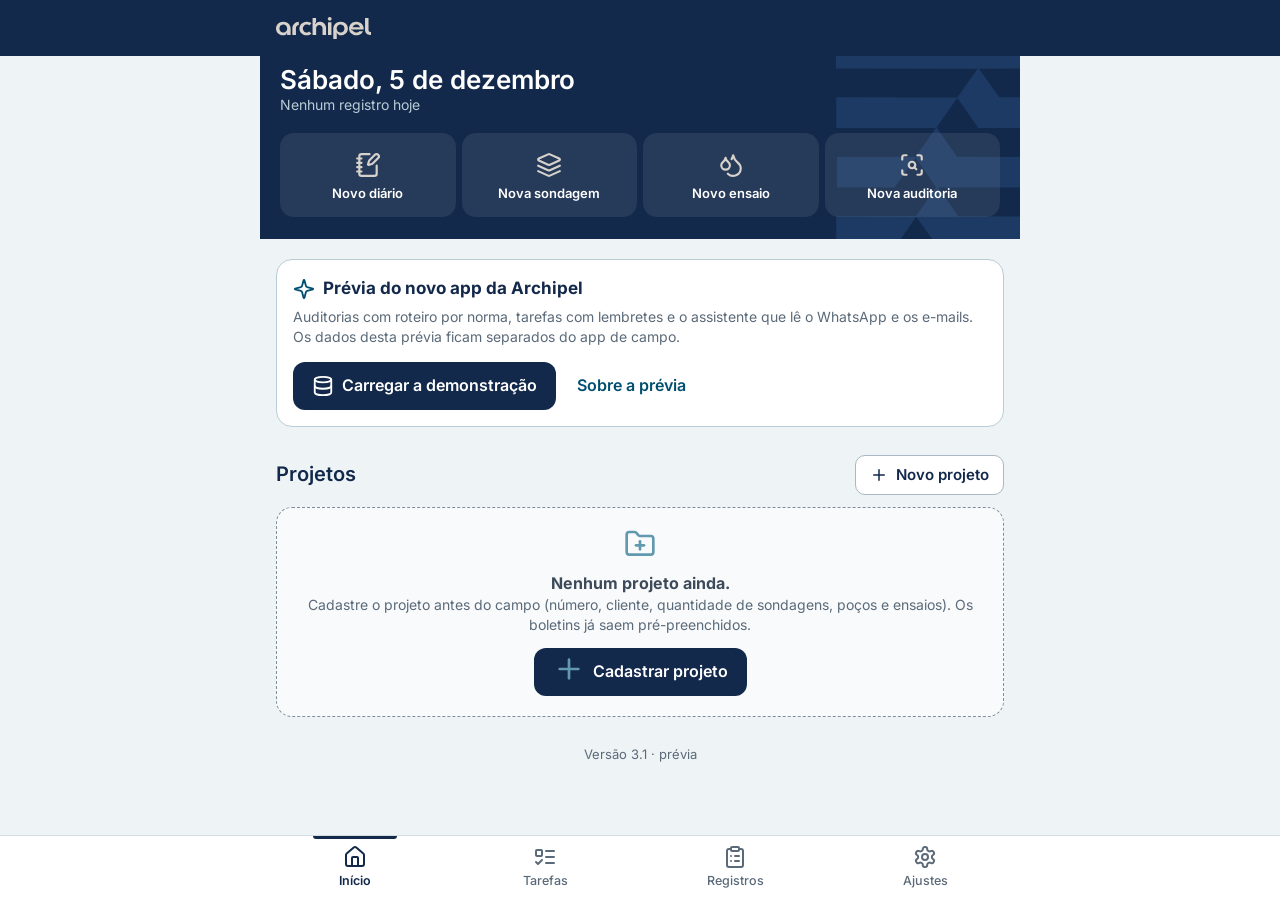
<file: previa/index.html>
<!doctype html>
<html lang="pt-BR">
<head>
  <meta charset="utf-8" />
  <meta name="viewport" content="width=device-width, initial-scale=1, viewport-fit=cover" />
  <meta name="theme-color" content="#13294B" />
  <meta name="mobile-web-app-capable" content="yes" />
  <meta name="apple-mobile-web-app-capable" content="yes" />
  <meta name="apple-mobile-web-app-status-bar-style" content="black-translucent" />
  <meta name="apple-mobile-web-app-title" content="Archipel" />
  <meta name="format-detection" content="telephone=no" />
  <title>Archipel · prévia do app</title>
  <link rel="manifest" href="manifest.json" />
  <link rel="icon" href="../favicon.svg" type="image/svg+xml" />
  <link rel="apple-touch-icon" href="../apple-touch-icon.png" />
  <link rel="preload" href="../fonts/inter-latin.woff2" as="font" type="font/woff2" crossorigin />
  <link rel="stylesheet" href="css/app.css?v=3.1.0-p2" />
  <link rel="stylesheet" href="css/doc.css?v=3.1.0-p2" />
</head>
<body>
<svg xmlns="http://www.w3.org/2000/svg" style="display:none" aria-hidden="true">
<symbol id="i-arrow-left" viewBox="0 0 24 24"><path d="m12 19-7-7 7-7"/> <path d="M19 12H5"/></symbol>
<symbol id="i-plus" viewBox="0 0 24 24"><path d="M5 12h14"/> <path d="M12 5v14"/></symbol>
<symbol id="i-folder" viewBox="0 0 24 24"><path d="M20 20a2 2 0 0 0 2-2V8a2 2 0 0 0-2-2h-7.9a2 2 0 0 1-1.69-.9L9.6 3.9A2 2 0 0 0 7.93 3H4a2 2 0 0 0-2 2v13a2 2 0 0 0 2 2Z"/></symbol>
<symbol id="i-folder-open" viewBox="0 0 24 24"><path d="m6 14 1.5-2.9A2 2 0 0 1 9.24 10H20a2 2 0 0 1 1.94 2.5l-1.54 6a2 2 0 0 1-1.95 1.5H4a2 2 0 0 1-2-2V5a2 2 0 0 1 2-2h3.9a2 2 0 0 1 1.69.9l.81 1.2a2 2 0 0 0 1.67.9H18a2 2 0 0 1 2 2v2"/></symbol>
<symbol id="i-folder-plus" viewBox="0 0 24 24"><path d="M12 10v6"/> <path d="M9 13h6"/> <path d="M20 20a2 2 0 0 0 2-2V8a2 2 0 0 0-2-2h-7.9a2 2 0 0 1-1.69-.9L9.6 3.9A2 2 0 0 0 7.93 3H4a2 2 0 0 0-2 2v13a2 2 0 0 0 2 2Z"/></symbol>
<symbol id="i-clipboard-list" viewBox="0 0 24 24"><rect width="8" height="4" x="8" y="2" rx="1" ry="1"/> <path d="M16 4h2a2 2 0 0 1 2 2v14a2 2 0 0 1-2 2H6a2 2 0 0 1-2-2V6a2 2 0 0 1 2-2h2"/> <path d="M12 11h4"/> <path d="M12 16h4"/> <path d="M8 11h.01"/> <path d="M8 16h.01"/></symbol>
<symbol id="i-notebook-pen" viewBox="0 0 24 24"><path d="M13.4 2H6a2 2 0 0 0-2 2v16a2 2 0 0 0 2 2h12a2 2 0 0 0 2-2v-7.4"/> <path d="M2 6h4"/> <path d="M2 10h4"/> <path d="M2 14h4"/> <path d="M2 18h4"/> <path d="M21.378 5.626a1 1 0 1 0-3.004-3.004l-5.01 5.012a2 2 0 0 0-.506.854l-.837 2.87a.5.5 0 0 0 .62.62l2.87-.837a2 2 0 0 0 .854-.506z"/></symbol>
<symbol id="i-layers" viewBox="0 0 24 24"><path d="m12.83 2.18a2 2 0 0 0-1.66 0L2.6 6.08a1 1 0 0 0 0 1.83l8.58 3.91a2 2 0 0 0 1.66 0l8.58-3.9a1 1 0 0 0 0-1.83Z"/> <path d="m22 17.65-9.17 4.16a2 2 0 0 1-1.66 0L2 17.65"/> <path d="m22 12.65-9.17 4.16a2 2 0 0 1-1.66 0L2 12.65"/></symbol>
<symbol id="i-droplets" viewBox="0 0 24 24"><path d="M7 16.3c2.2 0 4-1.83 4-4.05 0-1.16-.57-2.26-1.71-3.19S7.29 6.75 7 5.3c-.29 1.45-1.14 2.84-2.29 3.76S3 11.1 3 12.25c0 2.22 1.8 4.05 4 4.05z"/> <path d="M12.56 6.6A10.97 10.97 0 0 0 14 3.02c.5 2.5 2 4.9 4 6.5s3 3.5 3 5.5a6.98 6.98 0 0 1-11.91 4.97"/></symbol>
<symbol id="i-droplet" viewBox="0 0 24 24"><path d="M12 22a7 7 0 0 0 7-7c0-2-1-3.9-3-5.5s-3.5-4-4-6.5c-.5 2.5-2 4.9-4 6.5C6 11.1 5 13 5 15a7 7 0 0 0 7 7z"/></symbol>
<symbol id="i-file-text" viewBox="0 0 24 24"><path d="M15 2H6a2 2 0 0 0-2 2v16a2 2 0 0 0 2 2h12a2 2 0 0 0 2-2V7Z"/> <path d="M14 2v4a2 2 0 0 0 2 2h4"/> <path d="M10 9H8"/> <path d="M16 13H8"/> <path d="M16 17H8"/></symbol>
<symbol id="i-file-down" viewBox="0 0 24 24"><path d="M15 2H6a2 2 0 0 0-2 2v16a2 2 0 0 0 2 2h12a2 2 0 0 0 2-2V7Z"/> <path d="M14 2v4a2 2 0 0 0 2 2h4"/> <path d="M12 18v-6"/> <path d="m9 15 3 3 3-3"/></symbol>
<symbol id="i-share-2" viewBox="0 0 24 24"><circle cx="18" cy="5" r="3"/> <circle cx="6" cy="12" r="3"/> <circle cx="18" cy="19" r="3"/> <line x1="8.59" x2="15.42" y1="13.51" y2="17.49"/> <line x1="15.41" x2="8.59" y1="6.51" y2="10.49"/></symbol>
<symbol id="i-download" viewBox="0 0 24 24"><path d="M21 15v4a2 2 0 0 1-2 2H5a2 2 0 0 1-2-2v-4"/> <polyline points="7 10 12 15 17 10"/> <line x1="12" x2="12" y1="15" y2="3"/></symbol>
<symbol id="i-upload" viewBox="0 0 24 24"><path d="M21 15v4a2 2 0 0 1-2 2H5a2 2 0 0 1-2-2v-4"/> <polyline points="17 8 12 3 7 8"/> <line x1="12" x2="12" y1="3" y2="15"/></symbol>
<symbol id="i-map-pin" viewBox="0 0 24 24"><path d="M20 10c0 4.993-5.539 10.193-7.399 11.799a1 1 0 0 1-1.202 0C9.539 20.193 4 14.993 4 10a8 8 0 0 1 16 0"/> <circle cx="12" cy="10" r="3"/></symbol>
<symbol id="i-locate-fixed" viewBox="0 0 24 24"><line x1="2" x2="5" y1="12" y2="12"/> <line x1="19" x2="22" y1="12" y2="12"/> <line x1="12" x2="12" y1="2" y2="5"/> <line x1="12" x2="12" y1="19" y2="22"/> <circle cx="12" cy="12" r="7"/> <circle cx="12" cy="12" r="3"/></symbol>
<symbol id="i-camera" viewBox="0 0 24 24"><path d="M14.5 4h-5L7 7H4a2 2 0 0 0-2 2v9a2 2 0 0 0 2 2h16a2 2 0 0 0 2-2V9a2 2 0 0 0-2-2h-3l-2.5-3z"/> <circle cx="12" cy="13" r="3"/></symbol>
<symbol id="i-image" viewBox="0 0 24 24"><rect width="18" height="18" x="3" y="3" rx="2" ry="2"/> <circle cx="9" cy="9" r="2"/> <path d="m21 15-3.086-3.086a2 2 0 0 0-2.828 0L6 21"/></symbol>
<symbol id="i-images" viewBox="0 0 24 24"><path d="M18 22H4a2 2 0 0 1-2-2V6"/> <path d="m22 13-1.296-1.296a2.41 2.41 0 0 0-3.408 0L11 18"/> <circle cx="12" cy="8" r="2"/> <rect width="16" height="16" x="6" y="2" rx="2"/></symbol>
<symbol id="i-trash-2" viewBox="0 0 24 24"><path d="M3 6h18"/> <path d="M19 6v14c0 1-1 2-2 2H7c-1 0-2-1-2-2V6"/> <path d="M8 6V4c0-1 1-2 2-2h4c1 0 2 1 2 2v2"/> <line x1="10" x2="10" y1="11" y2="17"/> <line x1="14" x2="14" y1="11" y2="17"/></symbol>
<symbol id="i-pencil" viewBox="0 0 24 24"><path d="M21.174 6.812a1 1 0 0 0-3.986-3.987L3.842 16.174a2 2 0 0 0-.5.83l-1.321 4.352a.5.5 0 0 0 .623.622l4.353-1.32a2 2 0 0 0 .83-.497z"/> <path d="m15 5 4 4"/></symbol>
<symbol id="i-copy" viewBox="0 0 24 24"><rect width="14" height="14" x="8" y="8" rx="2" ry="2"/> <path d="M4 16c-1.1 0-2-.9-2-2V4c0-1.1.9-2 2-2h10c1.1 0 2 .9 2 2"/></symbol>
<symbol id="i-check" viewBox="0 0 24 24"><path d="M20 6 9 17l-5-5"/></symbol>
<symbol id="i-circle-check" viewBox="0 0 24 24"><circle cx="12" cy="12" r="10"/> <path d="m9 12 2 2 4-4"/></symbol>
<symbol id="i-x" viewBox="0 0 24 24"><path d="M18 6 6 18"/> <path d="m6 6 12 12"/></symbol>
<symbol id="i-search" viewBox="0 0 24 24"><circle cx="11" cy="11" r="8"/> <path d="m21 21-4.3-4.3"/></symbol>
<symbol id="i-settings" viewBox="0 0 24 24"><path d="M12.22 2h-.44a2 2 0 0 0-2 2v.18a2 2 0 0 1-1 1.73l-.43.25a2 2 0 0 1-2 0l-.15-.08a2 2 0 0 0-2.73.73l-.22.38a2 2 0 0 0 .73 2.73l.15.1a2 2 0 0 1 1 1.72v.51a2 2 0 0 1-1 1.74l-.15.09a2 2 0 0 0-.73 2.73l.22.38a2 2 0 0 0 2.73.73l.15-.08a2 2 0 0 1 2 0l.43.25a2 2 0 0 1 1 1.73V20a2 2 0 0 0 2 2h.44a2 2 0 0 0 2-2v-.18a2 2 0 0 1 1-1.73l.43-.25a2 2 0 0 1 2 0l.15.08a2 2 0 0 0 2.73-.73l.22-.39a2 2 0 0 0-.73-2.73l-.15-.08a2 2 0 0 1-1-1.74v-.5a2 2 0 0 1 1-1.74l.15-.09a2 2 0 0 0 .73-2.73l-.22-.38a2 2 0 0 0-2.73-.73l-.15.08a2 2 0 0 1-2 0l-.43-.25a2 2 0 0 1-1-1.73V4a2 2 0 0 0-2-2z"/> <circle cx="12" cy="12" r="3"/></symbol>
<symbol id="i-sparkles" viewBox="0 0 24 24"><path d="M9.937 15.5A2 2 0 0 0 8.5 14.063l-6.135-1.582a.5.5 0 0 1 0-.962L8.5 9.936A2 2 0 0 0 9.937 8.5l1.582-6.135a.5.5 0 0 1 .963 0L14.063 8.5A2 2 0 0 0 15.5 9.937l6.135 1.581a.5.5 0 0 1 0 .964L15.5 14.063a2 2 0 0 0-1.437 1.437l-1.582 6.135a.5.5 0 0 1-.963 0z"/> <path d="M20 3v4"/> <path d="M22 5h-4"/> <path d="M4 17v2"/> <path d="M5 18H3"/></symbol>
<symbol id="i-wand-sparkles" viewBox="0 0 24 24"><path d="m21.64 3.64-1.28-1.28a1.21 1.21 0 0 0-1.72 0L2.36 18.64a1.21 1.21 0 0 0 0 1.72l1.28 1.28a1.2 1.2 0 0 0 1.72 0L21.64 5.36a1.2 1.2 0 0 0 0-1.72"/> <path d="m14 7 3 3"/> <path d="M5 6v4"/> <path d="M19 14v4"/> <path d="M10 2v2"/> <path d="M7 8H3"/> <path d="M21 16h-4"/> <path d="M11 3H9"/></symbol>
<symbol id="i-timer" viewBox="0 0 24 24"><line x1="10" x2="14" y1="2" y2="2"/> <line x1="12" x2="15" y1="14" y2="11"/> <circle cx="12" cy="14" r="8"/></symbol>
<symbol id="i-play" viewBox="0 0 24 24"><polygon points="6 3 20 12 6 21 6 3"/></symbol>
<symbol id="i-square" viewBox="0 0 24 24"><rect width="18" height="18" x="3" y="3" rx="2"/></symbol>
<symbol id="i-hourglass" viewBox="0 0 24 24"><path d="M5 22h14"/> <path d="M5 2h14"/> <path d="M17 22v-4.172a2 2 0 0 0-.586-1.414L12 12l-4.414 4.414A2 2 0 0 0 7 17.828V22"/> <path d="M7 2v4.172a2 2 0 0 0 .586 1.414L12 12l4.414-4.414A2 2 0 0 0 17 6.172V2"/></symbol>
<symbol id="i-clock" viewBox="0 0 24 24"><circle cx="12" cy="12" r="10"/> <polyline points="12 6 12 12 16 14"/></symbol>
<symbol id="i-chevron-down" viewBox="0 0 24 24"><path d="m6 9 6 6 6-6"/></symbol>
<symbol id="i-chevron-up" viewBox="0 0 24 24"><path d="m18 15-6-6-6 6"/></symbol>
<symbol id="i-chevron-right" viewBox="0 0 24 24"><path d="m9 18 6-6-6-6"/></symbol>
<symbol id="i-ellipsis" viewBox="0 0 24 24"><circle cx="12" cy="12" r="1"/> <circle cx="19" cy="12" r="1"/> <circle cx="5" cy="12" r="1"/></symbol>
<symbol id="i-triangle-alert" viewBox="0 0 24 24"><path d="m21.73 18-8-14a2 2 0 0 0-3.48 0l-8 14A2 2 0 0 0 4 21h16a2 2 0 0 0 1.73-3"/> <path d="M12 9v4"/> <path d="M12 17h.01"/></symbol>
<symbol id="i-info" viewBox="0 0 24 24"><circle cx="12" cy="12" r="10"/> <path d="M12 16v-4"/> <path d="M12 8h.01"/></symbol>
<symbol id="i-cloud-off" viewBox="0 0 24 24"><path d="m2 2 20 20"/> <path d="M5.782 5.782A7 7 0 0 0 9 19h8.5a4.5 4.5 0 0 0 1.307-.193"/> <path d="M21.532 16.5A4.5 4.5 0 0 0 17.5 10h-1.79A7.008 7.008 0 0 0 10 5.07"/></symbol>
<symbol id="i-save" viewBox="0 0 24 24"><path d="M15.2 3a2 2 0 0 1 1.4.6l3.8 3.8a2 2 0 0 1 .6 1.4V19a2 2 0 0 1-2 2H5a2 2 0 0 1-2-2V5a2 2 0 0 1 2-2z"/> <path d="M17 21v-7a1 1 0 0 0-1-1H8a1 1 0 0 0-1 1v7"/> <path d="M7 3v4a1 1 0 0 0 1 1h7"/></symbol>
<symbol id="i-undo-2" viewBox="0 0 24 24"><path d="M9 14 4 9l5-5"/> <path d="M4 9h10.5a5.5 5.5 0 0 1 5.5 5.5a5.5 5.5 0 0 1-5.5 5.5H11"/></symbol>
<symbol id="i-list-checks" viewBox="0 0 24 24"><path d="m3 17 2 2 4-4"/> <path d="m3 7 2 2 4-4"/> <path d="M13 6h8"/> <path d="M13 12h8"/> <path d="M13 18h8"/></symbol>
<symbol id="i-calendar" viewBox="0 0 24 24"><path d="M8 2v4"/> <path d="M16 2v4"/> <rect width="18" height="18" x="3" y="4" rx="2"/> <path d="M3 10h18"/></symbol>
<symbol id="i-sun" viewBox="0 0 24 24"><circle cx="12" cy="12" r="4"/> <path d="M12 2v2"/> <path d="M12 20v2"/> <path d="m4.93 4.93 1.41 1.41"/> <path d="m17.66 17.66 1.41 1.41"/> <path d="M2 12h2"/> <path d="M20 12h2"/> <path d="m6.34 17.66-1.41 1.41"/> <path d="m19.07 4.93-1.41 1.41"/></symbol>
<symbol id="i-cloud-rain" viewBox="0 0 24 24"><path d="M4 14.899A7 7 0 1 1 15.71 8h1.79a4.5 4.5 0 0 1 2.5 8.242"/> <path d="M16 14v6"/> <path d="M8 14v6"/> <path d="M12 16v6"/></symbol>
<symbol id="i-cloud-drizzle" viewBox="0 0 24 24"><path d="M4 14.899A7 7 0 1 1 15.71 8h1.79a4.5 4.5 0 0 1 2.5 8.242"/> <path d="M8 19v1"/> <path d="M8 14v1"/> <path d="M16 19v1"/> <path d="M16 14v1"/> <path d="M12 21v1"/> <path d="M12 16v1"/></symbol>
<symbol id="i-ban" viewBox="0 0 24 24"><circle cx="12" cy="12" r="10"/> <path d="m4.9 4.9 14.2 14.2"/></symbol>
<symbol id="i-zap" viewBox="0 0 24 24"><path d="M4 14a1 1 0 0 1-.78-1.63l9.9-10.2a.5.5 0 0 1 .86.46l-1.92 6.02A1 1 0 0 0 13 10h7a1 1 0 0 1 .78 1.63l-9.9 10.2a.5.5 0 0 1-.86-.46l1.92-6.02A1 1 0 0 0 11 14z"/></symbol>
<symbol id="i-history" viewBox="0 0 24 24"><path d="M3 12a9 9 0 1 0 9-9 9.75 9.75 0 0 0-6.74 2.74L3 8"/> <path d="M3 3v5h5"/> <path d="M12 7v5l4 2"/></symbol>
<symbol id="i-database" viewBox="0 0 24 24"><ellipse cx="12" cy="5" rx="9" ry="3"/> <path d="M3 5V19A9 3 0 0 0 21 19V5"/> <path d="M3 12A9 3 0 0 0 21 12"/></symbol>
<symbol id="i-hard-drive" viewBox="0 0 24 24"><line x1="22" x2="2" y1="12" y2="12"/> <path d="M5.45 5.11 2 12v6a2 2 0 0 0 2 2h16a2 2 0 0 0 2-2v-6l-3.45-6.89A2 2 0 0 0 16.76 4H7.24a2 2 0 0 0-1.79 1.11z"/> <line x1="6" x2="6.01" y1="16" y2="16"/> <line x1="10" x2="10.01" y1="16" y2="16"/></symbol>
<symbol id="i-external-link" viewBox="0 0 24 24"><path d="M15 3h6v6"/> <path d="M10 14 21 3"/> <path d="M18 13v6a2 2 0 0 1-2 2H5a2 2 0 0 1-2-2V8a2 2 0 0 1 2-2h6"/></symbol>
<symbol id="i-rotate-ccw" viewBox="0 0 24 24"><path d="M3 12a9 9 0 1 0 9-9 9.75 9.75 0 0 0-6.74 2.74L3 8"/> <path d="M3 3v5h5"/></symbol>
<symbol id="i-filter" viewBox="0 0 24 24"><polygon points="22 3 2 3 10 12.46 10 19 14 21 14 12.46 22 3"/></symbol>
<symbol id="i-ruler" viewBox="0 0 24 24"><path d="M21.3 15.3a2.4 2.4 0 0 1 0 3.4l-2.6 2.6a2.4 2.4 0 0 1-3.4 0L2.7 8.7a2.41 2.41 0 0 1 0-3.4l2.6-2.6a2.41 2.41 0 0 1 3.4 0Z"/> <path d="m14.5 12.5 2-2"/> <path d="m11.5 9.5 2-2"/> <path d="m8.5 6.5 2-2"/> <path d="m17.5 15.5 2-2"/></symbol>
<symbol id="i-gauge" viewBox="0 0 24 24"><path d="m12 14 4-4"/> <path d="M3.34 19a10 10 0 1 1 17.32 0"/></symbol>
<symbol id="i-waves" viewBox="0 0 24 24"><path d="M2 6c.6.5 1.2 1 2.5 1C7 7 7 5 9.5 5c2.6 0 2.4 2 5 2 2.5 0 2.5-2 5-2 1.3 0 1.9.5 2.5 1"/> <path d="M2 12c.6.5 1.2 1 2.5 1 2.5 0 2.5-2 5-2 2.6 0 2.4 2 5 2 2.5 0 2.5-2 5-2 1.3 0 1.9.5 2.5 1"/> <path d="M2 18c.6.5 1.2 1 2.5 1 2.5 0 2.5-2 5-2 2.6 0 2.4 2 5 2 2.5 0 2.5-2 5-2 1.3 0 1.9.5 2.5 1"/></symbol>
<symbol id="i-flask-conical" viewBox="0 0 24 24"><path d="M10 2v7.527a2 2 0 0 1-.211.896L4.72 20.55a1 1 0 0 0 .9 1.45h12.76a1 1 0 0 0 .9-1.45l-5.069-10.127A2 2 0 0 1 14 9.527V2"/> <path d="M8.5 2h7"/> <path d="M7 16h10"/></symbol>
<symbol id="i-house" viewBox="0 0 24 24"><path d="M15 21v-8a1 1 0 0 0-1-1h-4a1 1 0 0 0-1 1v8"/> <path d="M3 10a2 2 0 0 1 .709-1.528l7-5.999a2 2 0 0 1 2.582 0l7 5.999A2 2 0 0 1 21 10v9a2 2 0 0 1-2 2H5a2 2 0 0 1-2-2z"/></symbol>
<symbol id="i-cloud-sun" viewBox="0 0 24 24"><path d="M12 2v2"/> <path d="m4.93 4.93 1.41 1.41"/> <path d="M20 12h2"/> <path d="m19.07 4.93-1.41 1.41"/> <path d="M15.947 12.65a4 4 0 0 0-5.925-4.128"/> <path d="M13 22H7a5 5 0 1 1 4.9-6H13a3 3 0 0 1 0 6Z"/></symbol>
<symbol id="i-file-spreadsheet" viewBox="0 0 24 24"><path d="M15 2H6a2 2 0 0 0-2 2v16a2 2 0 0 0 2 2h12a2 2 0 0 0 2-2V7Z"/> <path d="M14 2v4a2 2 0 0 0 2 2h4"/> <path d="M8 13h2"/> <path d="M14 13h2"/> <path d="M8 17h2"/> <path d="M14 17h2"/></symbol>
<symbol id="i-archive" viewBox="0 0 24 24"><rect width="20" height="5" x="2" y="3" rx="1"/> <path d="M4 8v11a2 2 0 0 0 2 2h12a2 2 0 0 0 2-2V8"/> <path d="M10 12h4"/></symbol>
<symbol id="i-refresh-cw" viewBox="0 0 24 24"><path d="M3 12a9 9 0 0 1 9-9 9.75 9.75 0 0 1 6.74 2.74L21 8"/> <path d="M21 3v5h-5"/> <path d="M21 12a9 9 0 0 1-9 9 9.75 9.75 0 0 1-6.74-2.74L3 16"/> <path d="M8 16H3v5"/></symbol>
<symbol id="i-smartphone" viewBox="0 0 24 24"><rect width="14" height="20" x="5" y="2" rx="2" ry="2"/> <path d="M12 18h.01"/></symbol>
<symbol id="i-circle-alert" viewBox="0 0 24 24"><circle cx="12" cy="12" r="10"/> <line x1="12" x2="12" y1="8" y2="12"/> <line x1="12" x2="12.01" y1="16" y2="16"/></symbol>
<symbol id="i-list-plus" viewBox="0 0 24 24"><path d="M11 12H3"/> <path d="M16 6H3"/> <path d="M16 18H3"/> <path d="M18 9v6"/> <path d="M21 12h-6"/></symbol>
<symbol id="i-copy-plus" viewBox="0 0 24 24"><line x1="15" x2="15" y1="12" y2="18"/> <line x1="12" x2="18" y1="15" y2="15"/> <rect width="14" height="14" x="8" y="8" rx="2" ry="2"/> <path d="M4 16c-1.1 0-2-.9-2-2V4c0-1.1.9-2 2-2h10c1.1 0 2 .9 2 2"/></symbol>
<symbol id="i-calendar-plus" viewBox="0 0 24 24"><path d="M8 2v4"/> <path d="M16 2v4"/> <path d="M21 13V6a2 2 0 0 0-2-2H5a2 2 0 0 0-2 2v14a2 2 0 0 0 2 2h8"/> <path d="M3 10h18"/> <path d="M16 19h6"/> <path d="M19 16v6"/></symbol>
<symbol id="i-square-check-big" viewBox="0 0 24 24"><path d="M21 10.5V19a2 2 0 0 1-2 2H5a2 2 0 0 1-2-2V5a2 2 0 0 1 2-2h12.5"/> <path d="m9 11 3 3L22 4"/></symbol>
<symbol id="i-user" viewBox="0 0 24 24"><path d="M19 21v-2a4 4 0 0 0-4-4H9a4 4 0 0 0-4 4v2"/> <circle cx="12" cy="7" r="4"/></symbol>
<symbol id="i-users" viewBox="0 0 24 24"><path d="M16 21v-2a4 4 0 0 0-4-4H6a4 4 0 0 0-4 4v2"/> <circle cx="9" cy="7" r="4"/> <path d="M22 21v-2a4 4 0 0 0-3-3.87"/> <path d="M16 3.13a4 4 0 0 1 0 7.75"/></symbol>
<symbol id="i-building-2" viewBox="0 0 24 24"><path d="M6 22V4a2 2 0 0 1 2-2h8a2 2 0 0 1 2 2v18Z"/> <path d="M6 12H4a2 2 0 0 0-2 2v6a2 2 0 0 0 2 2h2"/> <path d="M18 9h2a2 2 0 0 1 2 2v9a2 2 0 0 1-2 2h-2"/> <path d="M10 6h4"/> <path d="M10 10h4"/> <path d="M10 14h4"/> <path d="M10 18h4"/></symbol>
<symbol id="i-clipboard-copy" viewBox="0 0 24 24"><rect width="8" height="4" x="8" y="2" rx="1" ry="1"/> <path d="M8 4H6a2 2 0 0 0-2 2v14a2 2 0 0 0 2 2h12a2 2 0 0 0 2-2v-2"/> <path d="M16 4h2a2 2 0 0 1 2 2v4"/> <path d="M21 14H11"/> <path d="m15 10-4 4 4 4"/></symbol>
<symbol id="i-shield-check" viewBox="0 0 24 24"><path d="M20 13c0 5-3.5 7.5-7.66 8.95a1 1 0 0 1-.67-.01C7.5 20.5 4 18 4 13V6a1 1 0 0 1 1-1c2 0 4.5-1.2 6.24-2.72a1.17 1.17 0 0 1 1.52 0C14.51 3.81 17 5 19 5a1 1 0 0 1 1 1z"/> <path d="m9 12 2 2 4-4"/></symbol>
<symbol id="i-eraser" viewBox="0 0 24 24"><path d="m7 21-4.3-4.3c-1-1-1-2.5 0-3.4l9.6-9.6c1-1 2.5-1 3.4 0l5.6 5.6c1 1 1 2.5 0 3.4L13 21"/> <path d="M22 21H7"/> <path d="m5 11 9 9"/></symbol>
<symbol id="i-link" viewBox="0 0 24 24"><path d="M10 13a5 5 0 0 0 7.54.54l3-3a5 5 0 0 0-7.07-7.07l-1.72 1.71"/> <path d="M14 11a5 5 0 0 0-7.54-.54l-3 3a5 5 0 0 0 7.07 7.07l1.71-1.71"/></symbol>
<symbol id="i-arrow-down-wide-narrow" viewBox="0 0 24 24"><path d="m3 16 4 4 4-4"/> <path d="M7 20V4"/> <path d="M11 4h10"/> <path d="M11 8h7"/> <path d="M11 12h4"/></symbol>
<symbol id="i-printer" viewBox="0 0 24 24"><path d="M6 18H4a2 2 0 0 1-2-2v-5a2 2 0 0 1 2-2h16a2 2 0 0 1 2 2v5a2 2 0 0 1-2 2h-2"/> <path d="M6 9V3a1 1 0 0 1 1-1h10a1 1 0 0 1 1 1v6"/> <rect x="6" y="14" width="12" height="8" rx="1"/></symbol>
<symbol id="i-sigma" viewBox="0 0 24 24"><path d="M18 7V5a1 1 0 0 0-1-1H6.5a.5.5 0 0 0-.4.8l4.5 6a2 2 0 0 1 0 2.4l-4.5 6a.5.5 0 0 0 .4.8H17a1 1 0 0 0 1-1v-2"/></symbol>
<symbol id="i-crosshair" viewBox="0 0 24 24"><circle cx="12" cy="12" r="10"/> <line x1="22" x2="18" y1="12" y2="12"/> <line x1="6" x2="2" y1="12" y2="12"/> <line x1="12" x2="12" y1="6" y2="2"/> <line x1="12" x2="12" y1="22" y2="18"/></symbol>
<symbol id="i-map" viewBox="0 0 24 24"><path d="M14.106 5.553a2 2 0 0 0 1.788 0l3.659-1.83A1 1 0 0 1 21 4.619v12.764a1 1 0 0 1-.553.894l-4.553 2.277a2 2 0 0 1-1.788 0l-4.212-2.106a2 2 0 0 0-1.788 0l-3.659 1.83A1 1 0 0 1 3 19.381V6.618a1 1 0 0 1 .553-.894l4.553-2.277a2 2 0 0 1 1.788 0z"/> <path d="M15 5.764v15"/> <path d="M9 3.236v15"/></symbol>
<symbol id="i-clipboard-check" viewBox="0 0 24 24"><rect width="8" height="4" x="8" y="2" rx="1" ry="1"/> <path d="M16 4h2a2 2 0 0 1 2 2v14a2 2 0 0 1-2 2H6a2 2 0 0 1-2-2V6a2 2 0 0 1 2-2h2"/> <path d="m9 14 2 2 4-4"/></symbol>
<symbol id="i-file-plus" viewBox="0 0 24 24"><path d="M15 2H6a2 2 0 0 0-2 2v16a2 2 0 0 0 2 2h12a2 2 0 0 0 2-2V7Z"/> <path d="M14 2v4a2 2 0 0 0 2 2h4"/> <path d="M9 15h6"/> <path d="M12 18v-6"/></symbol>
<symbol id="i-arrow-up-down" viewBox="0 0 24 24"><path d="m21 16-4 4-4-4"/> <path d="M17 20V4"/> <path d="m3 8 4-4 4 4"/> <path d="M7 4v16"/></symbol>
<symbol id="i-cloud-lightning" viewBox="0 0 24 24"><path d="M6 16.326A7 7 0 1 1 15.71 8h1.79a4.5 4.5 0 0 1 .5 8.973"/> <path d="m13 12-3 5h4l-3 5"/></symbol>
<symbol id="i-circle-x" viewBox="0 0 24 24"><circle cx="12" cy="12" r="10"/> <path d="m15 9-6 6"/> <path d="m9 9 6 6"/></symbol>
<symbol id="i-list-x" viewBox="0 0 24 24"><path d="M11 12H3"/> <path d="M16 6H3"/> <path d="M16 18H3"/> <path d="m19 10-4 4"/> <path d="m15 10 4 4"/></symbol>
<symbol id="i-mouse-pointer-click" viewBox="0 0 24 24"><path d="M14 4.1 12 6"/> <path d="m5.1 8-2.9-.8"/> <path d="m6 12-1.9 2"/> <path d="M7.2 2.2 8 5.1"/> <path d="M9.037 9.69a.498.498 0 0 1 .653-.653l11 4.5a.5.5 0 0 1-.074.949l-4.349 1.041a1 1 0 0 0-.74.739l-1.04 4.35a.5.5 0 0 1-.95.074z"/></symbol>
<symbol id="i-minus" viewBox="0 0 24 24"><path d="M5 12h14"/></symbol>
<symbol id="i-message-circle" viewBox="0 0 24 24"><path d="M7.9 20A9 9 0 1 0 4 16.1L2 22Z"/></symbol>
<symbol id="i-message-square-text" viewBox="0 0 24 24"><path d="M21 15a2 2 0 0 1-2 2H7l-4 4V5a2 2 0 0 1 2-2h14a2 2 0 0 1 2 2z"/> <path d="M13 8H7"/> <path d="M17 12H7"/></symbol>
<symbol id="i-mail" viewBox="0 0 24 24"><rect width="20" height="16" x="2" y="4" rx="2"/> <path d="m22 7-8.97 5.7a1.94 1.94 0 0 1-2.06 0L2 7"/></symbol>
<symbol id="i-inbox" viewBox="0 0 24 24"><polyline points="22 12 16 12 14 15 10 15 8 12 2 12"/> <path d="M5.45 5.11 2 12v6a2 2 0 0 0 2 2h16a2 2 0 0 0 2-2v-6l-3.45-6.89A2 2 0 0 0 16.76 4H7.24a2 2 0 0 0-1.79 1.11z"/></symbol>
<symbol id="i-bell" viewBox="0 0 24 24"><path d="M6 8a6 6 0 0 1 12 0c0 7 3 9 3 9H3s3-2 3-9"/> <path d="M10.3 21a1.94 1.94 0 0 0 3.4 0"/></symbol>
<symbol id="i-bell-ring" viewBox="0 0 24 24"><path d="M6 8a6 6 0 0 1 12 0c0 7 3 9 3 9H3s3-2 3-9"/> <path d="M10.3 21a1.94 1.94 0 0 0 3.4 0"/> <path d="M4 2C2.8 3.7 2 5.7 2 8"/> <path d="M22 8c0-2.3-.8-4.3-2-6"/></symbol>
<symbol id="i-calendar-clock" viewBox="0 0 24 24"><path d="M21 7.5V6a2 2 0 0 0-2-2H5a2 2 0 0 0-2 2v14a2 2 0 0 0 2 2h3.5"/> <path d="M16 2v4"/> <path d="M8 2v4"/> <path d="M3 10h5"/> <path d="M17.5 17.5 16 16.3V14"/> <circle cx="16" cy="16" r="6"/></symbol>
<symbol id="i-list-todo" viewBox="0 0 24 24"><rect x="3" y="5" width="6" height="6" rx="1"/> <path d="m3 17 2 2 4-4"/> <path d="M13 6h8"/> <path d="M13 12h8"/> <path d="M13 18h8"/></symbol>
<symbol id="i-bot" viewBox="0 0 24 24"><path d="M12 8V4H8"/> <rect width="16" height="12" x="4" y="8" rx="2"/> <path d="M2 14h2"/> <path d="M20 14h2"/> <path d="M15 13v2"/> <path d="M9 13v2"/></symbol>
<symbol id="i-user-round" viewBox="0 0 24 24"><circle cx="12" cy="8" r="5"/> <path d="M20 21a8 8 0 0 0-16 0"/></symbol>
<symbol id="i-circle-dashed" viewBox="0 0 24 24"><path d="M10.1 2.182a10 10 0 0 1 3.8 0"/> <path d="M13.9 21.818a10 10 0 0 1-3.8 0"/> <path d="M17.609 3.721a10 10 0 0 1 2.69 2.7"/> <path d="M2.182 13.9a10 10 0 0 1 0-3.8"/> <path d="M20.279 17.609a10 10 0 0 1-2.7 2.69"/> <path d="M21.818 10.1a10 10 0 0 1 0 3.8"/> <path d="M3.721 6.391a10 10 0 0 1 2.7-2.69"/> <path d="M6.391 20.279a10 10 0 0 1-2.69-2.7"/></symbol>
<symbol id="i-send" viewBox="0 0 24 24"><path d="M14.536 21.686a.5.5 0 0 0 .937-.024l6.5-19a.496.496 0 0 0-.635-.635l-19 6.5a.5.5 0 0 0-.024.937l7.93 3.18a2 2 0 0 1 1.112 1.11z"/> <path d="m21.854 2.147-10.94 10.939"/></symbol>
<symbol id="i-moon" viewBox="0 0 24 24"><path d="M12 3a6 6 0 0 0 9 9 9 9 0 1 1-9-9Z"/></symbol>
<symbol id="i-badge-check" viewBox="0 0 24 24"><path d="M3.85 8.62a4 4 0 0 1 4.78-4.77 4 4 0 0 1 6.74 0 4 4 0 0 1 4.78 4.78 4 4 0 0 1 0 6.74 4 4 0 0 1-4.77 4.78 4 4 0 0 1-6.75 0 4 4 0 0 1-4.78-4.77 4 4 0 0 1 0-6.76Z"/> <path d="m9 12 2 2 4-4"/></symbol>
<symbol id="i-scan-search" viewBox="0 0 24 24"><path d="M3 7V5a2 2 0 0 1 2-2h2"/> <path d="M17 3h2a2 2 0 0 1 2 2v2"/> <path d="M21 17v2a2 2 0 0 1-2 2h-2"/> <path d="M7 21H5a2 2 0 0 1-2-2v-2"/> <circle cx="12" cy="12" r="3"/> <path d="m16 16-1.9-1.9"/></symbol>
<symbol id="i-file-check-2" viewBox="0 0 24 24"><path d="M4 22h14a2 2 0 0 0 2-2V7l-5-5H6a2 2 0 0 0-2 2v4"/> <path d="M14 2v4a2 2 0 0 0 2 2h4"/> <path d="m3 15 2 2 4-4"/></symbol>
<symbol id="i-shield-alert" viewBox="0 0 24 24"><path d="M20 13c0 5-3.5 7.5-7.66 8.95a1 1 0 0 1-.67-.01C7.5 20.5 4 18 4 13V6a1 1 0 0 1 1-1c2 0 4.5-1.2 6.24-2.72a1.17 1.17 0 0 1 1.52 0C14.51 3.81 17 5 19 5a1 1 0 0 1 1 1z"/> <path d="M12 8v4"/> <path d="M12 16h.01"/></symbol>
<symbol id="i-factory" viewBox="0 0 24 24"><path d="M2 20a2 2 0 0 0 2 2h16a2 2 0 0 0 2-2V8l-7 5V8l-7 5V4a2 2 0 0 0-2-2H4a2 2 0 0 0-2 2Z"/> <path d="M17 18h1"/> <path d="M12 18h1"/> <path d="M7 18h1"/></symbol>
<symbol id="i-clock-alert" viewBox="0 0 24 24"><path d="M12 6v6l4 2"/> <path d="M16 21.16a10 10 0 1 1 5-13.516"/> <path d="M20 11.5v6"/> <path d="M20 21.5h.01"/></symbol>
<symbol id="i-sparkle" viewBox="0 0 24 24"><path d="M9.937 15.5A2 2 0 0 0 8.5 14.063l-6.135-1.582a.5.5 0 0 1 0-.962L8.5 9.936A2 2 0 0 0 9.937 8.5l1.582-6.135a.5.5 0 0 1 .963 0L14.063 8.5A2 2 0 0 0 15.5 9.937l6.135 1.581a.5.5 0 0 1 0 .964L15.5 14.063a2 2 0 0 0-1.437 1.437l-1.582 6.135a.5.5 0 0 1-.963 0z"/></symbol>
<symbol id="i-briefcase" viewBox="0 0 24 24"><path d="M16 20V4a2 2 0 0 0-2-2h-4a2 2 0 0 0-2 2v16" /> <rect width="20" height="14" x="2" y="6" rx="2" /></symbol>
<symbol id="i-plug" viewBox="0 0 24 24"><path d="M12 22v-5" /> <path d="M9 8V2" /> <path d="M15 8V2" /> <path d="M18 8v5a4 4 0 0 1-4 4h-4a4 4 0 0 1-4-4V8Z" /></symbol>
<symbol id="i-circle" viewBox="0 0 24 24"><circle cx="12" cy="12" r="10" /></symbol>
<symbol id="i-alarm-clock" viewBox="0 0 24 24"><circle cx="12" cy="13" r="8" /> <path d="M12 9v4l2 2" /> <path d="M5 3 2 6" /> <path d="m22 6-3-3" /> <path d="M6.38 18.7 4 21" /> <path d="M17.64 18.67 20 21" /></symbol>
<symbol id="i-repeat" viewBox="0 0 24 24"><path d="m17 2 4 4-4 4" /> <path d="M3 11v-1a4 4 0 0 1 4-4h14" /> <path d="m7 22-4-4 4-4" /> <path d="M21 13v1a4 4 0 0 1-4 4H3" /></symbol>
<symbol id="i-quote" viewBox="0 0 24 24"><path d="M16 3a2 2 0 0 0-2 2v6a2 2 0 0 0 2 2 1 1 0 0 1 1 1v1a2 2 0 0 1-2 2 1 1 0 0 0-1 1v2a1 1 0 0 0 1 1 6 6 0 0 0 6-6V5a2 2 0 0 0-2-2z" /> <path d="M5 3a2 2 0 0 0-2 2v6a2 2 0 0 0 2 2 1 1 0 0 1 1 1v1a2 2 0 0 1-2 2 1 1 0 0 0-1 1v2a1 1 0 0 0 1 1 6 6 0 0 0 6-6V5a2 2 0 0 0-2-2z" /></symbol>
<symbol id="i-arrow-right" viewBox="0 0 24 24"><path d="M5 12h14" /> <path d="m12 5 7 7-7 7" /></symbol>
<symbol id="i-user-check" viewBox="0 0 24 24"><path d="M16 21v-2a4 4 0 0 0-4-4H6a4 4 0 0 0-4 4v2" /> <circle cx="9" cy="7" r="4" /> <polyline points="16 11 18 13 22 9" /></symbol>
<symbol id="i-bell-off" viewBox="0 0 24 24"><path d="M8.7 3A6 6 0 0 1 18 8a21.3 21.3 0 0 0 .6 5" /> <path d="M17 17H3s3-2 3-9a4.67 4.67 0 0 1 .3-1.7" /> <path d="M10.3 21a1.94 1.94 0 0 0 3.4 0" /> <path d="m2 2 20 20" /></symbol>
<symbol id="i-calendar-check" viewBox="0 0 24 24"><path d="M8 2v4" /> <path d="M16 2v4" /> <rect width="18" height="18" x="3" y="4" rx="2" /> <path d="M3 10h18" /> <path d="m9 16 2 2 4-4" /></symbol>
<symbol id="i-phone" viewBox="0 0 24 24"><path d="M22 16.92v3a2 2 0 0 1-2.18 2 19.79 19.79 0 0 1-8.63-3.07 19.5 19.5 0 0 1-6-6 19.79 19.79 0 0 1-3.07-8.67A2 2 0 0 1 4.11 2h3a2 2 0 0 1 2 1.72 12.84 12.84 0 0 0 .7 2.81 2 2 0 0 1-.45 2.11L8.09 9.91a16 16 0 0 0 6 6l1.27-1.27a2 2 0 0 1 2.11-.45 12.84 12.84 0 0 0 2.81.7A2 2 0 0 1 22 16.92z" /></symbol>
<symbol id="i-circle-play" viewBox="0 0 24 24"><circle cx="12" cy="12" r="10" /> <polygon points="10 8 16 12 10 16 10 8" /></symbol>
<symbol id="i-eye" viewBox="0 0 24 24"><path d="M2.062 12.348a1 1 0 0 1 0-.696 10.75 10.75 0 0 1 19.876 0 1 1 0 0 1 0 .696 10.75 10.75 0 0 1-19.876 0" /> <circle cx="12" cy="12" r="3" /></symbol>
<symbol id="i-message-circle-more" viewBox="0 0 24 24"><path d="M7.9 20A9 9 0 1 0 4 16.1L2 22Z" /> <path d="M8 12h.01" /> <path d="M12 12h.01" /> <path d="M16 12h.01" /></symbol>
<symbol id="i-contact" viewBox="0 0 24 24"><path d="M16 2v2" /> <path d="M7 22v-2a2 2 0 0 1 2-2h6a2 2 0 0 1 2 2v2" /> <path d="M8 2v2" /> <circle cx="12" cy="11" r="3" /> <rect x="3" y="4" width="18" height="18" rx="2" /></symbol>
<symbol id="i-clipboard-pen-line" viewBox="0 0 24 24"><rect width="8" height="4" x="8" y="2" rx="1" /> <path d="M8 4H6a2 2 0 0 0-2 2v14a2 2 0 0 0 2 2h12a2 2 0 0 0 2-2v-.5" /> <path d="M16 4h2a2 2 0 0 1 1.73 1" /> <path d="M8 18h1" /> <path d="M21.378 12.626a1 1 0 0 0-3.004-3.004l-4.01 4.012a2 2 0 0 0-.506.854l-.837 2.87a.5.5 0 0 0 .62.62l2.87-.837a2 2 0 0 0 .854-.506z" /></symbol>
<symbol id="i-chevron-left" viewBox="0 0 24 24"><path d="m15 18-6-6 6-6"/></symbol>
<symbol id="logo-archipel" viewBox="192 1337 360 83"><g fill="currentColor" stroke="none"><path d="M 230.714844 1356.972656 C 223.910156 1354.261719 215.132812 1354.238281 208.328125 1356.972656 C 198.238281 1360.992188 192 1369.871094 192 1380.511719 C 192 1387.175781 194.3125 1393.726562 199.144531 1398.5625 C 201.527344 1400.933594 204.335938 1402.71875 207.488281 1404.007812 C 211.140625 1405.519531 214.953125 1406.0625 218.898438 1406.039062 C 221.757812 1406.015625 224.433594 1405.496094 226.996094 1404.546875 C 227.492188 1404.378906 227.980469 1404.191406 228.464844 1403.980469 C 230.691406 1403.011719 232.265625 1400.804688 232.277344 1398.382812 C 232.277344 1398.367188 232.277344 1398.351562 232.277344 1398.335938 L 232.257812 1396.664062 L 233.867188 1396.640625 L 233.890625 1404.457031 L 247.113281 1404.457031 L 247.113281 1380.511719 C 247.113281 1369.871094 240.808594 1360.992188 230.714844 1356.972656 Z M 233.957031 1383.3125 C 233.480469 1386.292969 232.097656 1389.207031 229.964844 1391.398438 C 229.808594 1391.582031 229.625 1391.738281 229.445312 1391.875 C 228.445312 1392.800781 227.335938 1393.546875 226.109375 1394.132812 C 226.109375 1394.132812 226.085938 1394.132812 226.085938 1394.15625 C 225.519531 1394.40625 224.953125 1394.628906 224.363281 1394.835938 C 220.984375 1395.941406 217.21875 1395.804688 213.929688 1394.472656 C 210.28125 1392.980469 207.582031 1390.179688 206.105469 1386.609375 C 204.609375 1382.953125 204.609375 1378.070312 206.105469 1374.410156 C 208.375 1368.898438 213.457031 1365.511719 219.554688 1365.511719 C 229.582031 1365.511719 235.433594 1374.117188 233.957031 1383.3125 Z M 233.957031 1383.3125"/><path d="M 253.777344 1379.722656 L 253.777344 1404.460938 L 267.183594 1404.460938 L 267.183594 1378.707031 C 267.183594 1372.652344 271.96875 1367.636719 278.023438 1367.046875 L 278.023438 1354.960938 C 264.574219 1355.574219 253.777344 1366.484375 253.777344 1379.722656 Z M 253.777344 1379.722656"/><path d="M 313.65625 1394.40625 C 311.839844 1395.148438 309.914062 1395.488281 307.941406 1395.488281 C 305.96875 1395.488281 304.0625 1395.148438 302.246094 1394.40625 C 300.476562 1393.679688 298.9375 1392.640625 297.621094 1391.332031 C 295.941406 1389.660156 294.785156 1387.628906 294.058594 1385.390625 C 293.539062 1383.855469 293.378906 1382.226562 293.378906 1380.601562 C 293.378906 1378.90625 293.539062 1377.191406 294.058594 1375.585938 C 294.785156 1373.304688 295.941406 1371.339844 297.621094 1369.667969 C 298.9375 1368.335938 300.476562 1367.292969 302.246094 1366.570312 C 304.0625 1365.847656 305.96875 1365.488281 307.941406 1365.488281 C 309.914062 1365.488281 311.839844 1365.847656 313.65625 1366.570312 C 315.039062 1367.136719 316.308594 1367.90625 317.441406 1368.855469 L 325.722656 1360.675781 C 323.703125 1359.140625 321.480469 1357.917969 319.097656 1356.972656 C 314.765625 1355.253906 310.164062 1354.710938 305.511719 1355.003906 C 302.925781 1355.1875 300.34375 1355.660156 297.894531 1356.519531 C 294.171875 1357.828125 290.839844 1359.773438 288.027344 1362.460938 C 285.578125 1364.789062 283.695312 1367.5 282.378906 1370.570312 C 281.019531 1373.734375 280.382812 1377.078125 280.382812 1380.488281 L 280.382812 1380.511719 C 280.382812 1382.542969 280.566406 1384.601562 281.085938 1386.566406 C 282.289062 1391.265625 284.601562 1395.261719 288.027344 1398.539062 C 290.25 1400.683594 292.835938 1402.332031 295.671875 1403.597656 C 299.117188 1405.136719 302.859375 1405.902344 306.625 1406.015625 C 310.886719 1406.152344 315.128906 1405.609375 319.097656 1404.027344 C 321.480469 1403.078125 323.703125 1401.859375 325.722656 1400.324219 L 317.441406 1392.144531 C 316.308594 1393.09375 315.039062 1393.839844 313.65625 1394.40625 Z M 313.65625 1394.40625"/><path d="M 380.945312 1377.800781 L 380.945312 1404.457031 L 367.542969 1404.457031 L 367.542969 1378.703125 C 367.542969 1372.265625 362.121094 1366.980469 355.5 1366.980469 C 348.875 1366.980469 343.457031 1372.265625 343.457031 1378.703125 L 343.457031 1404.457031 L 330.03125 1404.457031 L 330.03125 1340.976562 L 343.160156 1340.976562 L 343.160156 1351.898438 C 343.160156 1354.246094 342.550781 1356.554688 341.386719 1358.597656 L 340.871094 1359.5 L 339.125 1362.527344 L 340.507812 1363.320312 L 341.636719 1362.097656 C 345.480469 1357.941406 350.753906 1355.214844 356.417969 1354.964844 C 356.460938 1354.964844 356.5 1354.960938 356.542969 1354.960938 C 356.859375 1354.9375 357.15625 1354.9375 357.472656 1354.9375 C 370.378906 1354.9375 380.945312 1365.21875 380.945312 1377.800781 Z M 380.945312 1377.800781"/><path d="M 394.714844 1337 C 390.722656 1337 387.480469 1340.164062 387.480469 1344.046875 C 387.480469 1347.933594 390.722656 1351.097656 394.714844 1351.097656 C 398.707031 1351.097656 401.949219 1347.933594 401.949219 1344.046875 C 401.949219 1340.164062 398.707031 1337 394.714844 1337 Z M 388.160156 1356.585938 L 388.160156 1404.457031 L 401.269531 1404.457031 L 401.269531 1356.585938 Z M 388.160156 1356.585938"/><path d="M 446.96875 1356.972656 C 440.164062 1354.257812 431.386719 1354.257812 424.582031 1356.972656 C 414.488281 1360.992188 408.183594 1369.871094 408.183594 1380.511719 L 408.183594 1420 L 421.316406 1420 L 421.316406 1400.84375 C 421.273438 1399.960938 421.066406 1399.125 420.703125 1398.246094 L 420.046875 1396.707031 L 421.519531 1396.074219 C 422.496094 1398.378906 423.949219 1400.457031 425.761719 1402.085938 C 427.578125 1403.734375 429.777344 1404.933594 432.203125 1405.542969 C 433.449219 1405.859375 434.855469 1406.039062 436.398438 1406.039062 C 440.347656 1406.039062 444.15625 1405.519531 447.808594 1404.027344 C 450.960938 1402.71875 453.75 1400.933594 456.152344 1398.5625 C 460.984375 1393.75 463.296875 1387.199219 463.296875 1380.511719 C 463.296875 1369.871094 457.0625 1361.015625 446.96875 1356.972656 Z M 449.191406 1386.632812 C 447.714844 1390.203125 445.015625 1393.003906 441.367188 1394.496094 C 438.078125 1395.828125 434.3125 1395.941406 430.933594 1394.832031 C 428.800781 1394.15625 426.875 1392.980469 425.332031 1391.398438 C 425.285156 1391.355469 425.242188 1391.308594 425.195312 1391.265625 C 424.808594 1390.859375 424.445312 1390.40625 424.105469 1389.929688 C 422.65625 1387.988281 421.726562 1385.660156 421.339844 1383.3125 C 419.867188 1374.140625 425.695312 1365.511719 435.742188 1365.511719 C 441.84375 1365.511719 446.921875 1368.898438 449.191406 1374.410156 C 450.6875 1378.09375 450.6875 1382.949219 449.191406 1386.632812 Z M 449.191406 1386.632812"/><path d="M 522.472656 1384.101562 C 522.628906 1382.90625 522.71875 1381.707031 522.71875 1380.511719 C 522.71875 1378.453125 522.472656 1376.398438 521.996094 1374.386719 C 521.675781 1373.101562 521.246094 1371.8125 520.703125 1370.59375 C 519.363281 1367.5 517.480469 1364.789062 515.03125 1362.460938 C 512.765625 1360.246094 510.085938 1358.574219 507.160156 1357.308594 C 503.667969 1355.820312 499.859375 1355.050781 496.046875 1354.960938 C 491.898438 1354.847656 487.792969 1355.433594 483.9375 1356.972656 C 480.695312 1358.257812 477.746094 1360.066406 475.25 1362.460938 C 472.800781 1364.789062 470.941406 1367.5 469.605469 1370.570312 C 468.242188 1373.734375 467.609375 1377.078125 467.609375 1380.511719 C 467.609375 1383.945312 468.265625 1387.265625 469.648438 1390.449219 C 470.964844 1393.5 472.824219 1396.210938 475.273438 1398.539062 C 477.769531 1400.933594 480.695312 1402.71875 483.9375 1404.003906 C 487.453125 1405.40625 491.195312 1406.039062 495.027344 1406.039062 C 498.882812 1406.039062 502.695312 1405.453125 506.300781 1404.027344 C 509.363281 1402.832031 512.152344 1401.203125 514.554688 1399.011719 L 515.167969 1398.425781 C 517.34375 1396.324219 519.070312 1393.882812 520.339844 1391.195312 L 505.777344 1391.195312 L 505.574219 1391.398438 C 504.257812 1392.734375 502.695312 1393.773438 500.949219 1394.496094 C 499.132812 1395.242188 497.183594 1395.578125 495.210938 1395.578125 C 493.257812 1395.578125 491.355469 1395.21875 489.539062 1394.496094 C 487.769531 1393.773438 486.207031 1392.734375 484.867188 1391.398438 C 484.683594 1391.21875 483.914062 1390.359375 483.03125 1389.367188 C 480.945312 1387.015625 477.949219 1385.683594 474.796875 1385.683594 L 474.796875 1384.101562 Z M 481.941406 1373.867188 C 482.554688 1372.582031 483.300781 1371.363281 484.230469 1370.300781 C 485.707031 1368.671875 487.453125 1367.40625 489.472656 1366.570312 C 491.308594 1365.847656 493.214844 1365.511719 495.164062 1365.511719 C 497.136719 1365.511719 499.066406 1365.847656 500.878906 1366.570312 C 502.648438 1367.296875 504.214844 1368.335938 505.550781 1369.667969 C 506.707031 1370.84375 507.617188 1372.175781 508.320312 1373.644531 L 509.089844 1375.292969 L 481.285156 1375.292969 Z M 481.941406 1373.867188"/><path d="M 547.941406 1394.042969 C 544.175781 1394.042969 541.113281 1391.0625 541.113281 1387.425781 L 541.113281 1340.976562 L 528.003906 1340.976562 L 528.003906 1387.3125 C 528.003906 1395.535156 534.082031 1402.652344 542.382812 1404.164062 C 543.449219 1404.34375 544.515625 1404.457031 545.605469 1404.457031 L 552 1404.457031 L 552 1394.042969 Z M 547.941406 1394.042969"/></g></symbol>
<symbol id="simbolo-archipel" viewBox="1437 1306 187 170"><g fill="currentColor" stroke="none"><path d="M 1624 1402.777344 L 1535.558594 1402.640625 L 1518.6875 1378.863281 L 1535.652344 1354.566406 L 1552.679688 1379.144531 L 1623.792969 1379.039062 L 1623.792969 1354.316406 L 1569.703125 1354.175781 L 1553.214844 1330.9375 L 1624 1330.695312 L 1624 1306 L 1437 1306 L 1437 1330.847656 L 1552.164062 1330.9375 L 1535.582031 1354.414062 L 1437.207031 1354.21875 L 1437.207031 1379.125 L 1518.21875 1379.125 L 1501.46875 1402.828125 L 1437.707031 1402.691406 L 1437.707031 1427.523438 L 1484.652344 1427.523438 L 1501.640625 1403.214844 L 1518.308594 1427.269531 L 1502.089844 1450.816406 L 1437.207031 1451.015625 L 1437.207031 1476 L 1485.050781 1475.863281 L 1502.199219 1451.382812 L 1519.710938 1475.769531 L 1624 1475.921875 L 1624 1451.199219 L 1536.535156 1450.9375 L 1520.167969 1427.609375 L 1624 1427.515625 Z M 1624 1402.777344"/></g></symbol>
</svg>

<div id="app">
  <header class="barra" id="barra">
    <div class="barra-linha">
      <button type="button" class="barra-botao" id="barra-voltar" data-acao="voltar" aria-label="Voltar">
        <svg class="i"><use href="#i-arrow-left"/></svg>
      </button>
      <svg class="barra-logo" id="barra-logo" viewBox="0 0 360 83" role="img" aria-label="Archipel"><use href="#logo-archipel"/></svg>
      <div class="barra-titulos">
        <div class="barra-titulo" id="barra-titulo"></div>
        <div class="barra-sub" id="barra-sub"></div>
      </div>
      <div id="barra-acoes" style="display:flex"></div>
    </div>
  </header>

  <main class="telas">

    <!-- ============================== INÍCIO ============================== -->
    <section class="tela" id="tela-inicio" hidden>
      <div class="capa">
        <svg class="capa-estratos" viewBox="0 0 187 170" aria-hidden="true"><use href="#simbolo-archipel"/></svg>
        <div class="capa-conteudo">
          <h1 class="capa-titulo" id="ini-data"></h1>
          <p class="capa-data" id="ini-hoje-resumo"></p>
          <div class="capa-acoes">
            <button type="button" class="atalho" data-acao="novo-diario">
              <svg class="i"><use href="#i-notebook-pen"/></svg>Novo diário
            </button>
            <button type="button" class="atalho" data-acao="nova-sondagem">
              <svg class="i"><use href="#i-layers"/></svg>Nova sondagem
            </button>
            <button type="button" class="atalho" data-acao="novo-ensaio">
              <svg class="i"><use href="#i-droplets"/></svg>Novo ensaio
            </button>
            <button type="button" class="atalho" data-acao="nova-auditoria">
              <svg class="i"><use href="#i-scan-search"/></svg>Nova auditoria
            </button>
          </div>
        </div>
      </div>

      <div id="ini-previa"></div>
      <div id="ini-rascunhos"></div>
      <section class="secao" id="ini-tarefas"></section>
      <section class="secao" id="ini-auditorias"></section>

      <section class="secao">
        <div class="secao-cab">
          <h2 class="titulo-secao">Projetos</h2>
          <button type="button" class="bt bt-sec bt-peq" data-acao="novo-projeto">
            <svg class="i i-p"><use href="#i-plus"/></svg>Novo projeto
          </button>
        </div>
        <div class="busca oculto" id="ini-busca-wrap" style="margin-bottom:12px">
          <svg class="i"><use href="#i-search"/></svg>
          <input type="search" class="entrada" id="ini-busca" placeholder="Buscar projeto, cliente ou local" autocomplete="off" />
        </div>
        <div id="ini-projetos"></div>
      </section>

      <section class="secao" id="ini-backup"></section>

      <p class="rodape-versao">Versão <span id="app-versao"></span></p>
    </section>

    <!-- ============================== PROJETO ============================== -->
    <section class="tela" id="tela-projeto" hidden>
      <header class="projeto-cab">
        <h1 class="titulo-secao" id="pj-titulo"></h1>
        <div class="meta" id="pj-meta" style="margin-top:6px"></div>
        <div class="estatisticas" id="pj-estat"></div>
      </header>

      <div id="pj-vincular"></div>

      <section class="secao">
        <div class="secao-cab">
          <h2 class="titulo-secao">Sondagens</h2>
          <span class="mini texto-3">Toque para abrir o boletim</span>
        </div>
        <div class="nucleos" id="pj-sts"></div>
      </section>

      <section class="secao" id="pj-eps-sec">
        <div class="secao-cab">
          <h2 class="titulo-secao">Ensaios de permeabilidade</h2>
        </div>
        <div class="nucleos" id="pj-eps"></div>
      </section>

      <section class="secao" id="pj-aud-sec">
        <div class="secao-cab">
          <h2 class="titulo-secao">Auditorias</h2>
          <button type="button" class="bt bt-sec bt-peq" data-acao="pj-auditoria-nova">
            <svg class="i i-p"><use href="#i-plus"/></svg>Nova auditoria
          </button>
        </div>
        <div id="pj-auditorias"></div>
      </section>

      <section class="secao" id="pj-tar-sec">
        <div class="secao-cab">
          <h2 class="titulo-secao">Tarefas</h2>
          <button type="button" class="bt bt-sec bt-peq" data-acao="pj-tarefa-nova">
            <svg class="i i-p"><use href="#i-plus"/></svg>Nova tarefa
          </button>
        </div>
        <div id="pj-tarefas"></div>
      </section>

      <section class="secao">
        <div class="secao-cab">
          <h2 class="titulo-secao">Diários de atividades</h2>
          <button type="button" class="bt bt-sec bt-peq" data-acao="pj-diario-novo">
            <svg class="i i-p"><use href="#i-plus"/></svg>Diário de hoje
          </button>
        </div>
        <div class="datas" id="pj-diarios"></div>
      </section>

      <section class="secao">
        <div class="secao-cab">
          <h2 class="titulo-secao">Resumo de campo</h2>
          <button type="button" class="bt bt-fan bt-peq" data-acao="pj-copiar-resumo">
            <svg class="i i-p"><use href="#i-clipboard-copy"/></svg>Copiar
          </button>
        </div>
        <div class="painel resumo-campo" id="pj-resumo"></div>
      </section>

      <div class="lista-acoes">
        <button type="button" data-acao="pj-pdf">
          <svg class="i"><use href="#i-file-down"/></svg>
          <span>Exportar relatório do projeto<small>Capa, boletins, ensaios e diários em um PDF</small></span>
        </button>
        <button type="button" data-acao="pj-editar">
          <svg class="i"><use href="#i-pencil"/></svg><span>Editar projeto</span>
        </button>
        <button type="button" class="perigo" data-acao="pj-excluir">
          <svg class="i"><use href="#i-trash-2"/></svg>
          <span>Excluir projeto<small>Os boletins, ensaios e diários são mantidos</small></span>
        </button>
      </div>
    </section>

    <!-- ============================== PROJETO (FORM) ============================== -->
    <section class="tela com-acao" id="tela-projeto-form" hidden>
      <form id="form-projeto" autocomplete="off" novalidate>
        <section class="secao">
          <div class="grade-2">
            <div class="campo">
              <label class="rotulo" for="proj-numero">Nº do projeto</label>
              <div class="prefixo"><span>P</span>
                <input class="entrada num" type="text" inputmode="numeric" id="proj-numero" placeholder="360" />
              </div>
            </div>
            <div class="campo">
              <label class="rotulo" for="proj-cliente">Cliente</label>
              <input class="entrada" type="text" id="proj-cliente" />
            </div>
          </div>
          <div class="campo">
            <label class="rotulo" for="proj-local">Local</label>
            <div class="com-botao">
              <input class="entrada" type="text" id="proj-local" placeholder="Endereço ou referência do site" />
              <button type="button" class="bt bt-sec" data-acao="gps" data-prefixo="proj" id="proj-btn-gps">
                <svg class="i"><use href="#i-locate-fixed"/></svg>GPS
              </button>
            </div>
            <div class="gps-info" id="proj-gps-info"></div>
          </div>
          <div class="campo">
            <label class="rotulo" for="proj-empresa">Empresa de sondagem</label>
            <input class="entrada" type="text" id="proj-empresa" />
          </div>
        </section>

        <section class="secao">
          <h2 class="titulo-bloco" style="margin-bottom:4px">Escopo</h2>
          <p class="ajuda" style="margin-bottom:12px">Quantos pontos estão previstos. A grade do projeto é montada a partir daqui.</p>
          <div class="grade-3">
            <div class="campo">
              <label class="rotulo" for="proj-qtd-sond">Sondagens</label>
              <input class="entrada num" type="number" inputmode="numeric" min="0" max="99" id="proj-qtd-sond" placeholder="8" />
            </div>
            <div class="campo">
              <label class="rotulo" for="proj-qtd-pocos">Poços</label>
              <input class="entrada num" type="number" inputmode="numeric" min="0" max="99" id="proj-qtd-pocos" placeholder="4" />
            </div>
            <div class="campo">
              <label class="rotulo" for="proj-qtd-ens">Ensaios</label>
              <input class="entrada num" type="number" inputmode="numeric" min="0" max="99" id="proj-qtd-ens" placeholder="0" />
            </div>
          </div>
        </section>

        <section class="secao">
          <h2 class="titulo-bloco" style="margin-bottom:4px">Numeração inicial</h2>
          <p class="ajuda" style="margin-bottom:12px">Para campanhas que continuam uma anterior. Se as sondagens começam em ST-05, informe 5.</p>
          <div class="grade-3">
            <div class="campo">
              <label class="rotulo" for="proj-ini-st">1ª ST</label>
              <input class="entrada num" type="number" inputmode="numeric" min="1" max="999" id="proj-ini-st" placeholder="1" />
            </div>
            <div class="campo">
              <label class="rotulo" for="proj-ini-pm">1º PM</label>
              <input class="entrada num" type="number" inputmode="numeric" min="1" max="999" id="proj-ini-pm" placeholder="1" />
            </div>
            <div class="campo">
              <label class="rotulo" for="proj-ini-ep">1º EP</label>
              <input class="entrada num" type="number" inputmode="numeric" min="1" max="999" id="proj-ini-ep" placeholder="1" />
            </div>
          </div>
        </section>
      </form>
      <div class="barra-acao">
        <div class="barra-acao-linha">
          <button type="button" class="bt bt-pri" data-acao="pf-salvar">
            <svg class="i"><use href="#i-check"/></svg><span id="pf-salvar-txt">Salvar projeto</span>
          </button>
        </div>
      </div>
    </section>

    <!-- ============================== DIÁRIO ============================== -->
    <section class="tela com-acao" id="tela-diario" hidden>
      <div id="di-rascunho" class="rascunho-banner"></div>
      <button type="button" class="bt bt-fan bt-peq" data-acao="di-usar-ultimo" style="margin:-6px 0 10px -10px">
        <svg class="i i-p"><use href="#i-history"/></svg>Preencher com o último diário
      </button>
      <form id="form-diario" autocomplete="off" novalidate>
        <input type="hidden" id="diario-projetoid" />
        <section class="secao">
          <div class="grade-2">
            <div class="campo">
              <label class="rotulo" for="diario-projeto">Projeto</label>
              <div class="prefixo"><span>P</span>
                <input class="entrada num" type="text" inputmode="numeric" id="diario-projeto" placeholder="360" />
              </div>
            </div>
            <div class="campo">
              <label class="rotulo" for="diario-data">Data</label>
              <input class="entrada" type="date" id="diario-data" />
            </div>
          </div>
          <div class="campo">
            <label class="rotulo" for="diario-cliente">Cliente</label>
            <input class="entrada" type="text" id="diario-cliente" />
          </div>
          <div class="campo">
            <label class="rotulo" for="diario-local">Local</label>
            <div class="com-botao">
              <input class="entrada" type="text" id="diario-local" />
              <button type="button" class="bt bt-sec" data-acao="gps" data-prefixo="diario" id="diario-btn-gps">
                <svg class="i"><use href="#i-locate-fixed"/></svg>GPS
              </button>
            </div>
            <div class="gps-info" id="diario-gps-info"></div>
          </div>
        </section>

        <section class="secao">
          <h2 class="titulo-bloco" style="margin-bottom:10px">Condições climáticas</h2>
          <div class="chips" id="diario-clima-chips">
            <button type="button" class="chip" data-acao="di-clima" data-valor="Boa"><svg class="i"><use href="#i-sun"/></svg>Boa</button>
            <button type="button" class="chip" data-acao="di-clima" data-valor="Chuva"><svg class="i"><use href="#i-cloud-rain"/></svg>Chuva</button>
            <button type="button" class="chip" data-acao="di-clima" data-valor="Chuva operável"><svg class="i"><use href="#i-cloud-drizzle"/></svg>Chuva operável</button>
            <button type="button" class="chip" data-acao="di-clima" data-valor="Inoperável"><svg class="i"><use href="#i-ban"/></svg>Inoperável</button>
          </div>
          <input type="hidden" id="diario-clima" />
        </section>

        <section class="secao">
          <div class="secao-cab">
            <h2 class="titulo-secao">Atividades</h2>
          </div>
          <div class="lancador">
            <input class="entrada num" type="time" id="diario-hora-evento" aria-label="Hora do evento" />
            <input class="entrada" type="text" id="diario-texto-evento" placeholder="O que aconteceu?" enterkeyhint="done" />
            <button type="button" class="bt bt-teal" data-acao="di-lancar">
              <svg class="i"><use href="#i-plus"/></svg>Lançar
            </button>
          </div>
          <div class="chips eventos" id="diario-chips"></div>
          <label class="rotulo" for="diario-atividades">Registro do dia</label>
          <textarea class="entrada" id="diario-atividades" rows="8" placeholder="Toque num evento acima ou digite. Cada lançamento entra como “07h00: Chegada ao site”."></textarea>
          <div class="campo" style="margin-top:14px">
            <label class="rotulo" for="diario-horario">Horário de trabalho <span class="opcional">· sai dos horários lançados se ficar vazio</span></label>
            <input class="entrada num" type="text" id="diario-horario" placeholder="Ex.: 07:00 - 17:00" />
          </div>
        </section>

        <section class="secao">
          <div class="secao-cab">
            <h2 class="titulo-secao">Observações</h2>
            <button type="button" class="bt bt-fan bt-peq" data-acao="di-resumo-dia">
              <svg class="i i-p"><use href="#i-list-plus"/></svg>Resumo do dia
            </button>
          </div>
          <textarea class="entrada" id="diario-observacoes" placeholder="Ocorrências relevantes, restrições, comunicação com o cliente."></textarea>
        </section>

        <section class="secao">
          <h2 class="titulo-secao" style="margin-bottom:12px">Equipe</h2>
          <div class="campo">
            <label class="rotulo" for="diario-responsavel">Responsável</label>
            <input class="entrada" type="text" id="diario-responsavel" placeholder="Técnico responsável" />
          </div>
          <div class="campo">
            <label class="rotulo" for="diario-auxiliares">Auxiliares e equipe</label>
            <input class="entrada" type="text" id="diario-auxiliares" placeholder="Nomes da equipe de campo" />
          </div>
        </section>
      </form>
      <div class="barra-acao">
        <div class="barra-acao-linha">
          <span class="estado-salvo" id="di-estado"></span>
          <button type="button" class="bt bt-pri" data-acao="di-salvar">
            <svg class="i"><use href="#i-check"/></svg><span id="di-salvar-txt">Salvar diário</span>
          </button>
        </div>
      </div>
    </section>

    <!-- ============================== SONDAGEM ============================== -->
    <section class="tela com-acao" id="tela-sondagem" hidden>
      <nav class="navegador-secoes" aria-label="Seções do boletim">
        <div class="chips rolagem" id="sd-nav">
          <button type="button" class="chip" data-acao="sd-ir" data-alvo="sd-sec-ident">Identificação</button>
          <button type="button" class="chip" data-acao="sd-ir" data-alvo="sd-sec-poco">Poço</button>
          <button type="button" class="chip" data-acao="sd-ir" data-alvo="sd-sec-camadas">Camadas</button>
          <button type="button" class="chip" data-acao="sd-ir" data-alvo="sd-sec-liner">Liner</button>
          <button type="button" class="chip" data-acao="sd-ir" data-alvo="sd-sec-voc">VOC</button>
          <button type="button" class="chip" data-acao="sd-ir" data-alvo="sd-sec-fotos">Fotos</button>
        </div>
      </nav>
      <div id="sd-rascunho" class="rascunho-banner"></div>
      <form id="form-sondagem" autocomplete="off" novalidate>
        <input type="hidden" id="sond-projetoid" />
        <input type="hidden" id="sond-lat" />
        <input type="hidden" id="sond-lon" />

        <section class="secao" id="sd-sec-ident">
          <div class="secao-cab">
            <h2 class="titulo-secao">Identificação</h2>
            <button type="button" class="bt bt-fan bt-peq" data-acao="sd-usar-ultima">
              <svg class="i i-p"><use href="#i-history"/></svg>Usar a última
            </button>
          </div>
          <div class="grade-2">
            <div class="campo">
              <label class="rotulo" for="sond-id">Sondagem</label>
              <input class="entrada num" type="text" id="sond-id" placeholder="ST-01" autocapitalize="characters" />
            </div>
            <div class="campo">
              <label class="rotulo" for="sond-projeto">Projeto</label>
              <div class="prefixo"><span>P</span>
                <input class="entrada num" type="text" inputmode="numeric" id="sond-projeto" placeholder="360" />
              </div>
            </div>
          </div>
          <div class="grade-2">
            <div class="campo">
              <label class="rotulo" for="sond-data">Data</label>
              <input class="entrada" type="date" id="sond-data" />
            </div>
            <div class="campo">
              <label class="rotulo" for="sond-empresa">Empresa de sondagem</label>
              <input class="entrada" type="text" id="sond-empresa" />
            </div>
          </div>
          <div class="campo">
            <label class="rotulo" for="sond-local">Local</label>
            <div class="com-botao">
              <input class="entrada" type="text" id="sond-local" placeholder="Endereço ou referência do ponto" />
              <button type="button" class="bt bt-sec" data-acao="gps" data-prefixo="sond" id="sond-btn-gps">
                <svg class="i"><use href="#i-locate-fixed"/></svg>GPS
              </button>
            </div>
            <div class="gps-info" id="sond-gps-info"></div>
          </div>
          <div class="grade-2">
            <div class="campo">
              <label class="rotulo" for="sond-prof-final">Prof. final (m)</label>
              <input class="entrada num" type="number" step="0.01" inputmode="decimal" id="sond-prof-final" placeholder="0,00" />
            </div>
            <div class="campo">
              <label class="rotulo" for="sond-nivel-agua">Nível d'água (m)</label>
              <input class="entrada num" type="number" step="0.01" inputmode="decimal" id="sond-nivel-agua" placeholder="Seco" />
            </div>
          </div>
          <div id="sd-sugestao-prof"></div>
          <div class="campo">
            <label class="rotulo" for="sond-obs">Observações gerais e instalação <span class="opcional">· diâmetros, filtros etc.</span></label>
            <textarea class="entrada" id="sond-obs" rows="3"></textarea>
          </div>
        </section>

        <section class="secao" id="sd-sec-poco">
          <label class="interruptor">
            <span class="interruptor-texto">Poço instalado neste ponto<small>Desenhado sobre o perfil no PDF</small></span>
            <input type="checkbox" id="sond-poco" />
            <span class="chave" aria-hidden="true"></span>
          </label>
          <div id="campos-poco" class="oculto" style="margin-top:14px">
            <div class="grade-2">
              <div class="campo">
                <label class="rotulo" for="poco-id">ID do poço</label>
                <input class="entrada num" type="text" id="poco-id" placeholder="PM-01" autocapitalize="characters" />
              </div>
              <div class="campo">
                <label class="rotulo" for="poco-prof">Profundidade (m)</label>
                <input class="entrada num" type="number" step="0.01" inputmode="decimal" id="poco-prof" placeholder="= prof. final" />
              </div>
              <div class="campo">
                <label class="rotulo" for="poco-filtro">Filtro (m)</label>
                <input class="entrada num" type="number" step="0.01" inputmode="decimal" id="poco-filtro" placeholder="Comprimento" />
              </div>
              <div class="campo">
                <label class="rotulo" for="poco-prefiltro">Pré-filtro (m)</label>
                <input class="entrada num" type="number" step="0.01" inputmode="decimal" id="poco-prefiltro" placeholder="Comprimento" />
              </div>
              <div class="campo">
                <label class="rotulo" for="poco-na-inst">NA na instalação (m)</label>
                <input class="entrada num" type="number" step="0.01" inputmode="decimal" id="poco-na-inst" />
              </div>
              <div class="campo">
                <label class="rotulo" for="poco-na-estab">NA estabilizado (m)</label>
                <input class="entrada num" type="number" step="0.01" inputmode="decimal" id="poco-na-estab" />
              </div>
            </div>
            <p class="ajuda">Filtro e pré-filtro são posicionados a partir do fundo do poço, como na instalação.</p>
          </div>
        </section>

        <section class="secao" id="sd-sec-camadas">
          <div class="secao-cab">
            <h2 class="titulo-secao">Camadas <span class="contador" id="sd-n-camadas">0</span></h2>
          </div>
          <div id="sd-perfil"></div>
          <div id="sd-camadas"></div>
          <div class="botoes">
            <button type="button" class="bt bt-sec bt-peq" data-acao="cam-nova">
              <svg class="i i-p"><use href="#i-plus"/></svg>Nova camada
            </button>
            <button type="button" class="bt bt-sec bt-peq" data-acao="cam-repetir">
              <svg class="i i-p"><use href="#i-copy-plus"/></svg>Repetir a última
            </button>
            <button type="button" class="bt bt-sec bt-peq" data-acao="cam-copiar">
              <svg class="i i-p"><use href="#i-copy"/></svg>Copiar de outra sondagem
            </button>
          </div>
        </section>

        <section class="secao" id="sd-sec-liner">
          <label class="interruptor">
            <span class="interruptor-texto">Amostragem com liner<small>Controle de recuperação por liner</small></span>
            <input type="checkbox" id="sond-liner" />
            <span class="chave" aria-hidden="true"></span>
          </label>
          <div id="campos-liner" class="oculto" style="margin-top:14px">
            <div class="grade-3">
              <div class="campo">
                <label class="rotulo" for="liner-tamanho">Liner (cm)</label>
                <input class="entrada num" type="number" step="1" inputmode="decimal" id="liner-tamanho" placeholder="60" />
              </div>
              <div class="campo">
                <label class="rotulo" for="liner-inicio">Início (m)</label>
                <input class="entrada num" type="number" step="0.01" inputmode="decimal" id="liner-inicio" placeholder="0,00" />
              </div>
              <div class="campo">
                <label class="rotulo" for="liner-fim">Fim (m)</label>
                <input class="entrada num" type="number" step="0.01" inputmode="decimal" id="liner-fim" placeholder="6,00" />
              </div>
            </div>
            <button type="button" class="bt bt-teal bt-largo" data-acao="liner-gerar" style="margin-bottom:14px">
              <svg class="i"><use href="#i-list-plus"/></svg>Gerar a lista de liners
            </button>
            <div id="sd-liner-lote"></div>
            <div id="sd-liners"></div>
            <button type="button" class="bt bt-sec bt-peq" data-acao="liner-novo">
              <svg class="i i-p"><use href="#i-plus"/></svg>Adicionar liner
            </button>
          </div>
        </section>

        <section class="secao" id="sd-sec-voc">
          <div class="secao-cab">
            <h2 class="titulo-secao">VOC (PID) <span class="contador" id="sd-n-voc">0</span></h2>
          </div>
          <div class="ferramentas">
            <button type="button" class="bt bt-teal bt-peq" data-acao="voc-serie">
              <svg class="i i-p"><use href="#i-list-plus"/></svg>Gerar série
            </button>
            <button type="button" class="bt bt-sec bt-peq" data-acao="voc-zerar">
              <svg class="i i-p"><use href="#i-eraser"/></svg>Vazios = 0
            </button>
            <button type="button" class="bt bt-sec bt-peq" data-acao="voc-todas">
              <svg class="i i-p"><use href="#i-list-checks"/></svg>Selecionar todas
            </button>
          </div>
          <div id="sd-voc-lote"></div>
          <div id="sd-vocs"></div>
          <button type="button" class="bt bt-sec bt-peq" data-acao="voc-nova">
            <svg class="i i-p"><use href="#i-plus"/></svg>Adicionar medição
          </button>
        </section>

        <section class="secao" id="sd-sec-fotos">
          <div class="secao-cab">
            <h2 class="titulo-secao">Fotos <span class="contador" id="sd-n-fotos">0</span></h2>
          </div>
          <p class="ajuda" style="margin-bottom:12px">Liners, poço e ponto. Entram como anexo fotográfico do perfil; use a legenda para o intervalo.</p>
          <div class="fotos" id="sd-fotos"></div>
          <div class="botoes">
            <button type="button" class="bt bt-sec" data-acao="foto-camera">
              <svg class="i"><use href="#i-camera"/></svg>Tirar foto
            </button>
            <button type="button" class="bt bt-sec" data-acao="foto-galeria">
              <svg class="i"><use href="#i-images"/></svg>Da galeria
            </button>
          </div>
          <input type="file" id="input-foto-camera" accept="image/*" capture="environment" class="oculto" />
          <input type="file" id="input-foto" accept="image/*" multiple class="oculto" />
        </section>
      </form>
      <div class="barra-acao">
        <div class="barra-acao-linha">
          <span class="estado-salvo" id="sd-estado"></span>
          <button type="button" class="bt bt-pri" data-acao="sd-salvar">
            <svg class="i"><use href="#i-check"/></svg><span id="sd-salvar-txt">Salvar sondagem</span>
          </button>
        </div>
      </div>
    </section>

    <!-- ============================== ENSAIO ============================== -->
    <section class="tela com-acao" id="tela-ensaio" hidden>
      <div id="en-rascunho" class="rascunho-banner"></div>
      <p class="ajuda" style="margin-bottom:12px">Ensaio em furo, nível variável (rebaixamento). Em campo, anote só a variação do nível d'água em cada leitura; K, volume e classificação saem automaticamente.</p>
      <form id="form-ensaio" autocomplete="off" novalidate>
        <input type="hidden" id="ens-projetoid" />
        <input type="hidden" id="ens-lat" />
        <input type="hidden" id="ens-lon" />

        <section class="secao">
          <div class="secao-cab">
            <h2 class="titulo-secao">Identificação</h2>
            <button type="button" class="bt bt-fan bt-peq" data-acao="en-usar-ultimo">
              <svg class="i i-p"><use href="#i-history"/></svg>Usar o último
            </button>
          </div>
          <div class="grade-2">
            <div class="campo">
              <label class="rotulo" for="ens-id">Ensaio</label>
              <input class="entrada num" type="text" id="ens-id" placeholder="EP-01" autocapitalize="characters" />
            </div>
            <div class="campo">
              <label class="rotulo" for="ens-projeto">Projeto</label>
              <div class="prefixo"><span>P</span>
                <input class="entrada num" type="text" inputmode="numeric" id="ens-projeto" placeholder="360" />
              </div>
            </div>
            <div class="campo">
              <label class="rotulo" for="ens-data">Data</label>
              <input class="entrada" type="date" id="ens-data" />
            </div>
            <div class="campo">
              <label class="rotulo" for="ens-furo">Furo nº</label>
              <input class="entrada num" type="text" id="ens-furo" placeholder="= ensaio" autocapitalize="characters" />
            </div>
          </div>
          <div class="campo">
            <label class="rotulo" for="ens-local">Obra / local</label>
            <div class="com-botao">
              <input class="entrada" type="text" id="ens-local" />
              <button type="button" class="bt bt-sec" data-acao="gps" data-prefixo="ens" id="ens-btn-gps">
                <svg class="i"><use href="#i-locate-fixed"/></svg>GPS
              </button>
            </div>
            <div class="gps-info" id="ens-gps-info"></div>
          </div>
        </section>

        <section class="secao">
          <h2 class="titulo-secao" style="margin-bottom:12px">Geometria do furo</h2>
          <div class="grade-2">
            <div class="campo">
              <label class="rotulo" for="ens-diam">Diâmetro</label>
              <div style="display:flex;gap:6px">
                <input class="entrada num" type="number" step="0.01" inputmode="decimal" id="ens-diam" placeholder="4" style="min-width:0" />
                <select class="entrada" id="ens-diam-unid" style="width:86px;flex:none;padding-left:10px">
                  <option value="pol">pol</option>
                  <option value="cm">cm</option>
                </select>
              </div>
            </div>
            <div class="campo">
              <label class="rotulo" for="ens-prof">Profundidade (m)</label>
              <input class="entrada num" type="number" step="0.01" inputmode="decimal" id="ens-prof" placeholder="1,00" />
            </div>
            <div class="campo">
              <label class="rotulo" for="ens-trecho">Trecho ensaiado (m)</label>
              <input class="entrada num" type="number" step="0.01" inputmode="decimal" id="ens-trecho" placeholder="= profundidade" />
            </div>
            <div class="campo">
              <label class="rotulo" for="ens-posicao">Ensaio realizado</label>
              <select class="entrada" id="ens-posicao">
                <option value="acima">Acima do NA</option>
                <option value="abaixo">Abaixo do NA</option>
              </select>
            </div>
          </div>
        </section>

        <section class="secao">
          <h2 class="titulo-secao" style="margin-bottom:12px">Plano de leituras</h2>
          <div class="segmento" id="ens-plano-seg" style="margin-bottom:12px">
            <button type="button" data-acao="en-plano" data-valor="rapido" aria-pressed="true">1 em 1 min</button>
            <button type="button" data-acao="en-plano" data-valor="dez" aria-pressed="false">10 em 10 min</button>
            <button type="button" data-acao="en-plano" data-valor="pers" aria-pressed="false">Personalizado</button>
          </div>
          <input type="hidden" id="ens-plano" value="rapido" />
          <p class="ajuda" id="ens-plano-desc" style="margin-bottom:12px"></p>
          <div id="ens-plano-pers" class="grade-2 oculto">
            <div class="campo">
              <label class="rotulo" for="ens-pers-int">A cada (min)</label>
              <input class="entrada num" type="number" step="0.5" inputmode="decimal" id="ens-pers-int" value="5" />
            </div>
            <div class="campo">
              <label class="rotulo" for="ens-pers-tot">Até (min)</label>
              <input class="entrada num" type="number" step="1" inputmode="decimal" id="ens-pers-tot" value="30" />
            </div>
          </div>
        </section>

        <section class="secao">
          <h2 class="titulo-secao" style="margin-bottom:12px">Execução</h2>
          <div class="cronometro">
            <div class="cronometro-relogio" id="ens-relogio">00:00</div>
            <div class="cronometro-msg" id="ens-timer-msg">Encha o furo até a boca e mantenha o nível por cerca de 10 min para saturar. Ao cortar a água, toque em Iniciar.</div>
            <div class="botoes">
              <button type="button" class="bt bt-sec bt-peq" data-acao="en-saturar" id="ens-btn-sat">
                <svg class="i i-p"><use href="#i-hourglass"/></svg>Saturação 10 min
              </button>
              <button type="button" class="bt bt-pri bt-peq" data-acao="en-iniciar" id="ens-btn-iniciar">
                <svg class="i i-p"><use href="#i-play"/></svg><span>Iniciar (t0)</span>
              </button>
              <button type="button" class="bt bt-sec bt-peq oculto" data-acao="en-parar" id="ens-btn-parar">
                <svg class="i i-p"><use href="#i-square"/></svg>Parar
              </button>
            </div>
          </div>
          <div class="grade-2">
            <div class="campo">
              <label class="rotulo" for="ens-hora">Hora inicial (t0)</label>
              <input class="entrada num" type="time" step="1" id="ens-hora" />
            </div>
          </div>
          <div class="tabela-entrada leituras">
            <div class="te-cab"><span>Tempo</span><span>Hora</span><span>Variação do NA (cm)</span></div>
            <div id="ens-leituras"></div>
          </div>
          <button type="button" class="bt bt-sec bt-peq" data-acao="en-leitura">
            <svg class="i i-p"><use href="#i-plus"/></svg>Adicionar leitura
          </button>
        </section>

        <section class="secao">
          <h2 class="titulo-secao" style="margin-bottom:12px">Resultado</h2>
          <div class="resultado-ensaio" id="ens-resultado"></div>
        </section>

        <section class="secao">
          <div class="campo">
            <label class="rotulo" for="ens-obs">Observação</label>
            <textarea class="entrada" id="ens-obs" placeholder="Condições do ensaio, material, ocorrências."></textarea>
          </div>
          <div class="grade-2">
            <div class="campo">
              <label class="rotulo" for="ens-resp">Responsável</label>
              <input class="entrada" type="text" id="ens-resp" />
            </div>
            <div class="campo">
              <label class="rotulo" for="ens-verif">Verificado por</label>
              <input class="entrada" type="text" id="ens-verif" />
            </div>
          </div>
        </section>
      </form>
      <div class="barra-acao">
        <div class="barra-acao-linha">
          <span class="estado-salvo" id="en-estado"></span>
          <button type="button" class="bt bt-pri" data-acao="en-salvar">
            <svg class="i"><use href="#i-check"/></svg><span id="en-salvar-txt">Salvar ensaio</span>
          </button>
        </div>
      </div>
    </section>

    <!-- ============================== REGISTROS ============================== -->
    <section class="tela" id="tela-registros" hidden>
      <div class="segmento seg-4" id="rg-tipos" style="margin-bottom:12px">
        <button type="button" data-acao="rg-tipo" data-valor="sondagem" aria-pressed="true">Sondagens <span class="contador" id="rg-n-sondagem">0</span></button>
        <button type="button" data-acao="rg-tipo" data-valor="diario" aria-pressed="false">Diários <span class="contador" id="rg-n-diario">0</span></button>
        <button type="button" data-acao="rg-tipo" data-valor="ensaio" aria-pressed="false">Ensaios <span class="contador" id="rg-n-ensaio">0</span></button>
        <button type="button" data-acao="rg-tipo" data-valor="auditoria" aria-pressed="false">Auditorias <span class="contador" id="rg-n-auditoria">0</span></button>
      </div>
      <div class="filtros">
        <div class="busca">
          <svg class="i"><use href="#i-search"/></svg>
          <input type="search" class="entrada" id="rg-busca" placeholder="Buscar ponto, local, cliente, data…" autocomplete="off" />
        </div>
        <div class="chips rolagem" id="rg-projetos"></div>
      </div>
      <div class="secao-cab rg-cab">
        <span class="peq texto-2" id="rg-total"></span>
        <div class="botoes" id="rg-ferramentas">
          <button type="button" class="bt bt-fan bt-peq" data-acao="rg-todos">
            <svg class="i i-p"><use href="#i-list-checks"/></svg>Selecionar
          </button>
          <button type="button" class="bt bt-fan bt-peq" data-acao="rg-csv">
            <svg class="i i-p"><use href="#i-file-spreadsheet"/></svg>CSV
          </button>
        </div>
      </div>
      <div id="rg-lista"></div>
      <div class="bulk-flutuante oculto" id="rg-bulk">
        <span class="txt" id="rg-bulk-txt"></span>
        <button type="button" class="bt bt-sec bt-peq" data-acao="rg-limpar">Limpar</button>
        <button type="button" class="bt bt-pri bt-peq" data-acao="rg-pdf">
          <svg class="i i-p"><use href="#i-file-down"/></svg>PDF
        </button>
      </div>
    </section>

    <!-- ============================== AUDITORIA ============================== -->
    <section class="tela com-acao" id="tela-auditoria" hidden>
      <div id="au-cab"></div>
      <div id="au-pendencias"></div>
      <section class="secao">
        <div class="secao-cab">
          <h2 class="titulo-secao">Roteiro</h2>
          <span class="mini texto-3">Toque numa seção para preencher</span>
        </div>
        <div class="au-secoes" id="au-secoes"></div>
      </section>
      <div class="lista-acoes">
        <button type="button" data-acao="au-exportar">
          <svg class="i"><use href="#i-share-2"/></svg>
          <span>Exportar anexo e arquivo para o Claude<small>PDF com respostas e fotos + .md com instruções para o relatório</small></span>
        </button>
        <button type="button" data-acao="au-copiar">
          <svg class="i"><use href="#i-clipboard-copy"/></svg>
          <span>Copiar texto para o Claude<small>Para colar direto numa conversa</small></span>
        </button>
        <button type="button" data-acao="au-dados">
          <svg class="i"><use href="#i-pencil"/></svg><span>Dados da auditoria<small>Projeto, cliente, local, data e equipe</small></span>
        </button>
        <button type="button" class="perigo" data-acao="au-excluir">
          <svg class="i"><use href="#i-trash-2"/></svg><span>Excluir auditoria</span>
        </button>
      </div>
      <div class="barra-acao">
        <div class="barra-acao-linha">
          <button type="button" class="bt bt-sec" data-acao="au-exportar" id="au-exportar-sec">
            <svg class="i"><use href="#i-share-2"/></svg>Exportar
          </button>
          <button type="button" class="bt bt-pri as-proxima" data-acao="au-continuar" id="au-continuar"></button>
        </div>
      </div>
    </section>

    <!-- ============================== AUDITORIA · SEÇÃO ============================== -->
    <section class="tela com-acao" id="tela-aud-secao" hidden>
      <div id="as-itens"></div>
      <input type="file" id="au-foto-camera" accept="image/*" capture="environment" class="oculto" />
      <input type="file" id="au-foto-galeria" accept="image/*" multiple class="oculto" />
      <div class="barra-acao">
        <div class="barra-acao-linha">
          <button type="button" class="bt bt-sec as-voltar" data-acao="as-anterior" id="as-anterior" aria-label="Seção anterior">
            <svg class="i"><use href="#i-chevron-left"/></svg>
          </button>
          <span class="estado-salvo" id="as-estado"></span>
          <button type="button" class="bt bt-pri as-proxima" data-acao="as-proxima" id="as-proxima"></button>
        </div>
      </div>
    </section>

    <!-- ============================== TAREFAS ============================== -->
    <section class="tela" id="tela-tarefas" hidden>
      <div class="segmento" id="tf-modos" style="margin-bottom:16px">
        <button type="button" data-acao="tf-modo" data-valor="minhas" aria-pressed="true">Minhas <span class="contador" id="tf-n-minhas">0</span></button>
        <button type="button" data-acao="tf-modo" data-valor="equipe" aria-pressed="false">Equipe</button>
        <button type="button" data-acao="tf-modo" data-valor="assistente" aria-pressed="false">Assistente <span class="contador" id="tf-n-assistente">0</span></button>
      </div>
      <div id="tf-conteudo"></div>
    </section>

    <!-- ============================== TAREFA ============================== -->
    <section class="tela com-acao" id="tela-tarefa" hidden>
      <div id="tf-detalhe"></div>
      <div class="barra-acao">
        <div class="barra-acao-linha">
          <button type="button" class="bt bt-sec" data-acao="tf-adiar" id="tf-det-adiar">
            <svg class="i"><use href="#i-alarm-clock"/></svg>Adiar
          </button>
          <button type="button" class="bt bt-pri" data-acao="tf-det-concluir" id="tf-det-concluir"></button>
        </div>
      </div>
    </section>

    <!-- ============================== AJUSTES ============================== -->
    <section class="tela" id="tela-ajustes" hidden>
      <section class="secao">
        <h2 class="titulo-secao" style="margin-bottom:6px">Backup dos dados</h2>
        <p class="ajuda" style="margin-bottom:12px">Os registros ficam apenas neste aparelho. Faça um backup ao fim de cada dia de campo e guarde o arquivo fora do celular.</p>
        <div id="aj-backup-estado" style="margin-bottom:12px"></div>
        <div class="botoes-col">
          <button type="button" class="bt bt-pri bt-largo" data-acao="backup-exportar">
            <svg class="i"><use href="#i-download"/></svg>Fazer backup agora
          </button>
          <button type="button" class="bt bt-sec bt-largo" data-acao="backup-importar">
            <svg class="i"><use href="#i-upload"/></svg>Restaurar de um arquivo
          </button>
        </div>
        <input type="file" id="arquivo-backup" accept=".json,application/json" class="oculto" />
      </section>

      <section class="secao">
        <h2 class="titulo-secao" style="margin-bottom:6px">Equipe padrão</h2>
        <p class="ajuda" style="margin-bottom:12px">Entra automaticamente nos novos diários e ensaios.</p>
        <div class="campo">
          <label class="rotulo" for="aj-responsavel">Responsável</label>
          <input class="entrada" type="text" id="aj-responsavel" />
        </div>
        <div class="campo">
          <label class="rotulo" for="aj-auxiliares">Auxiliares e equipe</label>
          <input class="entrada" type="text" id="aj-auxiliares" />
        </div>
      </section>

      <div id="aj-tarefas"></div>

      <section class="secao">
        <div class="secao-cab">
          <h2 class="titulo-secao">Eventos do diário</h2>
          <button type="button" class="bt bt-fan bt-peq" data-acao="aj-eventos-padrao">Restaurar</button>
        </div>
        <p class="ajuda" style="margin-bottom:12px">Atalhos de lançamento do diário. Os que perguntam o ponto mostram a lista de ST, PM ou EP do projeto ao tocar.</p>
        <div class="lista-config" id="aj-eventos"></div>
        <button type="button" class="bt bt-sec bt-peq" data-acao="aj-evento-novo" style="margin-top:10px">
          <svg class="i i-p"><use href="#i-plus"/></svg>Novo evento
        </button>
      </section>

      <section class="secao">
        <h2 class="titulo-secao" style="margin-bottom:12px">Armazenamento</h2>
        <div class="lista-config" id="aj-armazenamento"></div>
      </section>

      <div id="aj-previa"></div>

      <section class="secao">
        <h2 class="titulo-secao" style="margin-bottom:12px">Sobre</h2>
        <div class="lista-config">
          <div class="cfg-linha">
            <svg class="i" style="color:var(--steel)"><use href="#i-info"/></svg>
            <div class="txt">Versão do app<small id="aj-versao"></small></div>
          </div>
          <div class="cfg-linha">
            <svg class="i" style="color:var(--steel)"><use href="#i-external-link"/></svg>
            <div class="txt">App oficial<small>Esta é uma prévia, com dados próprios. O app de campo segue no endereço de sempre.</small></div>
            <a class="bt bt-sec bt-peq" href="../">Abrir</a>
          </div>
        </div>
      </section>
    </section>
  </main>

  <nav class="abas" id="abas" aria-label="Navegação principal">
    <div class="abas-linha">
      <button type="button" class="aba" data-acao="aba" data-tela="inicio">
        <svg class="i"><use href="#i-house"/></svg>Início
      </button>
      <button type="button" class="aba" data-acao="aba" data-tela="tarefas">
        <svg class="i"><use href="#i-list-todo"/></svg>Tarefas<span class="aba-selo oculto" id="aba-selo-tarefas"></span>
      </button>
      <button type="button" class="aba" data-acao="aba" data-tela="registros">
        <svg class="i"><use href="#i-clipboard-list"/></svg>Registros
      </button>
      <button type="button" class="aba" data-acao="aba" data-tela="ajustes">
        <svg class="i"><use href="#i-settings"/></svg>Ajustes
      </button>
    </div>
  </nav>
</div>

<div id="notificacoes" aria-live="polite"></div>
<div id="folhas"></div>
<div id="print-area"></div>

<script>
  // Se algum arquivo do app não carregar, oferece a versão anterior em vez de uma tela vazia.
  window.__falhaCarga = function () {
    document.body.insertAdjacentHTML("afterbegin",
      '<div style="padding:24px;font:16px/1.5 sans-serif;color:#13294B">' +
      '<p><strong>Não foi possível carregar o app.</strong></p>' +
      '<p>Abra com internet uma vez para concluir a atualização, ou abra o ' +
      '<a href="../">app oficial</a>.</p></div>');
  };
</script>
<script>window.MODO_PREVIA = true;</script>
<script src="js/util.js?v=3.1.0-p2" onerror="__falhaCarga()"></script>
<script src="js/dados.js?v=3.1.0-p2" onerror="__falhaCarga()"></script>
<script src="js/dominio.js?v=3.1.0-p2" onerror="__falhaCarga()"></script>
<script src="js/ui.js?v=3.1.0-p2" onerror="__falhaCarga()"></script>
<script src="js/inicio.js?v=3.1.0-p2" onerror="__falhaCarga()"></script>
<script src="js/projetos.js?v=3.1.0-p2" onerror="__falhaCarga()"></script>
<script src="js/diario.js?v=3.1.0-p2" onerror="__falhaCarga()"></script>
<script src="js/sondagem.js?v=3.1.0-p2" onerror="__falhaCarga()"></script>
<script src="js/wizard.js?v=3.1.0-p2" onerror="__falhaCarga()"></script>
<script src="js/ensaio.js?v=3.1.0-p2" onerror="__falhaCarga()"></script>
<script src="js/registros.js?v=3.1.0-p2" onerror="__falhaCarga()"></script>
<script src="js/ajustes.js?v=3.1.0-p2" onerror="__falhaCarga()"></script>
<script src="js/pdf.js?v=3.1.0-p2" onerror="__falhaCarga()"></script>
<script src="js/modelos-auditoria.js?v=3.1.0-p2" onerror="__falhaCarga()"></script>
<script src="js/auditorias.js?v=3.1.0-p2" onerror="__falhaCarga()"></script>
<script src="js/tarefas.js?v=3.1.0-p2" onerror="__falhaCarga()"></script>
<script src="js/demo.js?v=3.1.0-p2" onerror="__falhaCarga()"></script>
<script src="js/app.js?v=3.1.0-p2" onerror="__falhaCarga()"></script>
</body>
</html>
</file>
<file: css/app.css>
/* =========================================================================
   Archipel · Formulários de campo — interface
   Identidade: navy #13294B · teal #004F71 · steel #6399AE · areia #D7D2CB
   Tipografia: Inter (SemiBold para títulos, Regular para texto)
   Princípio: uso em campo — alvos grandes, alto contraste, poucos toques.
   ========================================================================= */

@font-face {
  font-family: "Inter";
  font-style: normal;
  font-weight: 100 900;
  font-display: swap;
  src: url("../fonts/inter-latin.woff2") format("woff2-variations"),
       url("../fonts/inter-latin.woff2") format("woff2");
  unicode-range: U+0000-00FF, U+0131, U+0152-0153, U+02BB-02BC, U+02C6, U+02DA,
    U+02DC, U+0304, U+0308, U+0329, U+2000-206F, U+2074, U+20AC, U+2122, U+2191,
    U+2193, U+2212, U+2215, U+FEFF, U+FFFD;
}
@font-face {
  font-family: "Inter";
  font-style: normal;
  font-weight: 100 900;
  font-display: swap;
  src: url("../fonts/inter-greek.woff2") format("woff2-variations"),
       url("../fonts/inter-greek.woff2") format("woff2");
  unicode-range: U+0370-0377, U+037A-037F, U+0384-038A, U+038C, U+038E-03A1, U+03A3-03FF;
}

:root {
  --navy: #13294b;
  --navy-2: #1c3a63;
  --navy-3: #0d1e38;
  --teal: #004f71;
  --teal-2: #00405c;
  --steel: #6399ae;
  --steel-claro: #b8ccd6;
  --areia: #d7d2cb;
  --areia-2: #e9e6e1;
  --nevoa: #eef3f5;
  --gelo: #d6e6ed;
  --branco: #ffffff;

  --texto: #13294b;
  --texto-2: #3c4a5a;
  --texto-3: #5b6a79;
  --linha: #d3dde4;
  --borda: #7d8e9c;

  --ok: #1d7048;
  --ok-fundo: #e2f1e8;
  --alerta: #8a5300;
  --alerta-fundo: #fcf0d9;
  --erro: #b3261e;
  --erro-fundo: #fbe7e5;

  --raio: 12px;
  --raio-g: 16px;
  --fonte: "Inter", -apple-system, BlinkMacSystemFont, "Segoe UI", Roboto, sans-serif;

  --topo: env(safe-area-inset-top, 0px);
  --base: env(safe-area-inset-bottom, 0px);
  --barra-h: 56px;
  --abas-h: 64px;

  color-scheme: light;
}

* {
  box-sizing: border-box;
}

html {
  -webkit-text-size-adjust: 100%;
  text-size-adjust: 100%;
}

body {
  margin: 0;
  font-family: var(--fonte);
  font-size: 16px;
  line-height: 1.45;
  color: var(--texto);
  background: var(--nevoa);
  -webkit-font-smoothing: antialiased;
  -webkit-tap-highlight-color: transparent;
  overscroll-behavior-y: none;
}

button,
input,
select,
textarea {
  font: inherit;
  color: inherit;
}

button {
  cursor: pointer;
}

h1,
h2,
h3,
p {
  margin: 0;
}

.oculto {
  display: none !important;
}

.so-leitor {
  position: absolute !important;
  width: 1px;
  height: 1px;
  overflow: hidden;
  clip: rect(0 0 0 0);
  white-space: nowrap;
}

.num {
  font-variant-numeric: tabular-nums;
}

/* Ícones (sprite Lucide) */
.i {
  width: 22px;
  height: 22px;
  flex: none;
  fill: none;
  stroke: currentColor;
  stroke-width: 2;
  stroke-linecap: round;
  stroke-linejoin: round;
}
.i-p {
  width: 18px;
  height: 18px;
}
.i-g {
  width: 28px;
  height: 28px;
}

:focus-visible {
  outline: 3px solid rgba(0, 79, 113, 0.45);
  outline-offset: 2px;
}

/* ============================== Estrutura ============================== */

#app {
  min-height: 100vh;
  min-height: 100dvh;
}

.barra {
  position: sticky;
  top: 0;
  z-index: 30;
  background: var(--navy);
  color: #fff;
  padding-top: var(--topo);
}
.barra-linha {
  height: var(--barra-h);
  display: flex;
  align-items: center;
  gap: 4px;
  padding: 0 6px;
  max-width: 760px;
  margin: 0 auto;
}
.barra-titulos {
  flex: 1;
  min-width: 0;
  padding: 0 6px;
}
.barra-titulo {
  font-size: 17px;
  font-weight: 600;
  line-height: 1.2;
  white-space: nowrap;
  overflow: hidden;
  text-overflow: ellipsis;
}
.barra-sub {
  font-size: 13px;
  color: var(--steel-claro);
  line-height: 1.25;
  white-space: nowrap;
  overflow: hidden;
  text-overflow: ellipsis;
}
.barra-botao {
  width: 44px;
  height: 44px;
  border: 0;
  border-radius: 12px;
  background: transparent;
  color: #fff;
  display: inline-flex;
  align-items: center;
  justify-content: center;
  flex: none;
}
.barra-botao:active {
  background: rgba(255, 255, 255, 0.12);
}
.barra-logo {
  height: 22px;
  width: auto;
  color: var(--areia);
  display: block;
  margin-left: 10px;
}
.barra.inicio .barra-titulos {
  display: none;
}

.telas {
  max-width: 760px;
  margin: 0 auto;
}
.tela {
  padding: 16px 16px calc(var(--abas-h) + var(--base) + 28px);
}
.tela.com-acao {
  padding-bottom: calc(96px + var(--base));
}
.tela.sem-abas {
  padding-bottom: calc(32px + var(--base));
}

/* Abas inferiores */
.abas {
  position: fixed;
  left: 0;
  right: 0;
  bottom: 0;
  z-index: 30;
  background: #fff;
  border-top: 1px solid var(--linha);
  padding-bottom: var(--base);
}
.abas-linha {
  display: flex;
  max-width: 760px;
  margin: 0 auto;
}
.aba {
  flex: 1;
  height: var(--abas-h);
  border: 0;
  background: none;
  color: var(--texto-3);
  display: flex;
  flex-direction: column;
  align-items: center;
  justify-content: center;
  gap: 3px;
  font-size: 12.5px;
  font-weight: 500;
  position: relative;
}
.aba .i {
  width: 24px;
  height: 24px;
}
.aba.ativa {
  color: var(--navy);
  font-weight: 600;
}
.aba.ativa::before {
  content: "";
  position: absolute;
  top: 0;
  left: 28%;
  right: 28%;
  height: 3px;
  border-radius: 0 0 3px 3px;
  background: var(--navy);
}

/* Barra de ação fixa dos formulários */
.barra-acao {
  position: fixed;
  left: 0;
  right: 0;
  bottom: 0;
  z-index: 30;
  background: rgba(255, 255, 255, 0.97);
  border-top: 1px solid var(--linha);
  padding: 12px 16px calc(12px + var(--base));
}
.barra-acao-linha {
  max-width: 728px;
  margin: 0 auto;
  display: flex;
  gap: 10px;
  align-items: center;
}
.barra-acao-linha .bt-pri {
  flex: 1;
}
.estado-salvo {
  font-size: 13px;
  color: var(--texto-3);
  display: flex;
  align-items: center;
  gap: 4px;
  white-space: nowrap;
}

/* ============================== Tipografia ============================== */

.titulo-secao {
  font-size: 20px;
  font-weight: 600;
  line-height: 1.25;
  color: var(--navy);
}
.titulo-bloco {
  font-size: 17px;
  font-weight: 600;
  line-height: 1.3;
}
.texto-2 {
  color: var(--texto-2);
}
.texto-3 {
  color: var(--texto-3);
}
.peq {
  font-size: 14px;
}
.mini {
  font-size: 13px;
}
.ajuda {
  font-size: 14px;
  color: var(--texto-3);
  line-height: 1.45;
}

/* ============================== Superfícies ============================== */

.secao {
  margin-bottom: 28px;
  scroll-margin-top: calc(var(--barra-h) + var(--topo) + 64px);
}
.secao-cab {
  display: flex;
  align-items: center;
  justify-content: space-between;
  gap: 12px;
  margin-bottom: 12px;
  min-height: 40px;
}
.secao-cab .titulo-secao {
  display: flex;
  align-items: center;
  gap: 8px;
}
.contador {
  min-width: 26px;
  height: 26px;
  padding: 0 8px;
  border-radius: 999px;
  background: var(--gelo);
  color: var(--navy);
  font-size: 14px;
  font-weight: 600;
  display: inline-flex;
  align-items: center;
  justify-content: center;
  font-variant-numeric: tabular-nums;
}

.painel {
  background: #fff;
  border: 1px solid var(--linha);
  border-radius: var(--raio-g);
  padding: 16px;
}
.painel + .painel {
  margin-top: 12px;
}
.painel-plano {
  background: #fff;
  border-radius: var(--raio-g);
}

.vazio {
  border: 1.5px dashed var(--borda);
  border-radius: var(--raio-g);
  padding: 20px 16px;
  text-align: center;
  color: var(--texto-2);
  background: rgba(255, 255, 255, 0.6);
}
.vazio .i {
  color: var(--steel);
  width: 32px;
  height: 32px;
  margin-bottom: 6px;
}
.vazio p + .bt {
  margin-top: 12px;
}

.aviso {
  display: flex;
  gap: 10px;
  align-items: flex-start;
  border-radius: var(--raio);
  padding: 12px 14px;
  font-size: 15px;
  line-height: 1.4;
  background: var(--gelo);
  color: var(--navy);
}
.aviso .i {
  margin-top: 1px;
}
.aviso.alerta {
  background: var(--alerta-fundo);
  color: var(--alerta);
}
.aviso.erro {
  background: var(--erro-fundo);
  color: var(--erro);
}
.aviso.ok {
  background: var(--ok-fundo);
  color: var(--ok);
}
.aviso-corpo {
  flex: 1;
  min-width: 0;
}
.aviso-acoes {
  display: flex;
  gap: 8px;
  margin-top: 10px;
  flex-wrap: wrap;
}

/* ============================== Campos ============================== */

.campo {
  margin-bottom: 16px;
  min-width: 0;
}
.rotulo {
  display: block;
  font-size: 14px;
  font-weight: 600;
  color: var(--navy);
  margin-bottom: 6px;
}
.rotulo .opcional {
  font-weight: 400;
  color: var(--texto-3);
}

.entrada,
input.entrada,
select.entrada,
textarea.entrada {
  width: 100%;
  min-height: 52px;
  padding: 12px 14px;
  border: 1.5px solid var(--borda);
  border-radius: var(--raio);
  background: #fff;
  font-size: 16px; /* 16px evita o zoom automático do iOS */
  color: var(--texto);
  -webkit-appearance: none;
  appearance: none;
}
.entrada::placeholder {
  color: #8796a4;
}
.entrada:focus {
  outline: none;
  border-color: var(--teal);
  box-shadow: 0 0 0 3px rgba(0, 79, 113, 0.2);
}
.entrada[readonly] {
  background: var(--nevoa);
}
textarea.entrada {
  min-height: 104px;
  resize: vertical;
  line-height: 1.45;
}
select.entrada {
  padding-right: 40px;
  background-image: url("data:image/svg+xml,%3Csvg xmlns='http://www.w3.org/2000/svg' width='20' height='20' viewBox='0 0 24 24' fill='none' stroke='%2313294B' stroke-width='2' stroke-linecap='round' stroke-linejoin='round'%3E%3Cpath d='m6 9 6 6 6-6'/%3E%3C/svg%3E");
  background-repeat: no-repeat;
  background-position: right 12px center;
}
input[type="date"].entrada,
input[type="time"].entrada {
  display: block;
  height: 52px;
  line-height: normal;
  text-align: left;
}
input[type="date"]::-webkit-date-and-time-value,
input[type="time"]::-webkit-date-and-time-value {
  text-align: left;
  margin: 0;
}
input[type="number"].entrada {
  font-variant-numeric: tabular-nums;
}
.entrada.invalida {
  border-color: var(--erro);
}

.grade-2 {
  display: grid;
  grid-template-columns: 1fr 1fr;
  gap: 0 12px;
}
.grade-3 {
  display: grid;
  grid-template-columns: repeat(3, 1fr);
  gap: 0 10px;
}
@media (max-width: 359px) {
  .grade-2 {
    grid-template-columns: 1fr;
  }
}
.grade-2 > .inteira,
.grade-3 > .inteira {
  grid-column: 1 / -1;
}

/* Campo com prefixo fixo (P do projeto) */
.prefixo {
  display: flex;
  align-items: stretch;
  border: 1.5px solid var(--borda);
  border-radius: var(--raio);
  background: #fff;
  overflow: hidden;
}
.prefixo:focus-within {
  border-color: var(--teal);
  box-shadow: 0 0 0 3px rgba(0, 79, 113, 0.2);
}
.prefixo span {
  display: flex;
  align-items: center;
  padding: 0 4px 0 14px;
  font-weight: 600;
  color: var(--navy);
}
.prefixo .entrada {
  border: 0;
  box-shadow: none !important;
  padding-left: 2px;
  min-width: 0;
}

/* Campo + botão (ex.: local + GPS) */
.com-botao {
  display: flex;
  gap: 8px;
}
.com-botao .entrada {
  flex: 1;
  min-width: 0;
}
.com-botao .bt {
  flex: none;
}

.gps-info {
  font-size: 13px;
  color: var(--texto-3);
  margin-top: 6px;
  display: flex;
  gap: 6px;
  align-items: flex-start;
}
.gps-info:empty {
  display: none;
}

/* Interruptor (liga/desliga) */
.interruptor {
  position: relative;
  display: flex;
  align-items: center;
  gap: 14px;
  min-height: 56px;
  padding: 10px 14px;
  border-radius: var(--raio);
  background: #fff;
  border: 1px solid var(--linha);
  cursor: pointer;
  user-select: none;
}
.interruptor-texto {
  flex: 1;
  font-weight: 600;
}
.interruptor-texto small {
  display: block;
  font-weight: 400;
  font-size: 14px;
  color: var(--texto-3);
}
.interruptor input {
  position: absolute;
  right: 14px;
  top: 50%;
  width: 52px;
  height: 32px;
  margin: -16px 0 0;
  opacity: 0;
  pointer-events: none;
}
.chave {
  width: 52px;
  height: 32px;
  border-radius: 999px;
  background: #b9c5cf;
  position: relative;
  flex: none;
  transition: background 0.15s;
}
.chave::after {
  content: "";
  position: absolute;
  top: 3px;
  left: 3px;
  width: 26px;
  height: 26px;
  border-radius: 50%;
  background: #fff;
  box-shadow: 0 1px 3px rgba(0, 0, 0, 0.25);
  transition: transform 0.15s;
}
.interruptor input:checked + .chave {
  background: var(--teal);
}
.interruptor input:checked + .chave::after {
  transform: translateX(20px);
}
.interruptor input:focus-visible + .chave {
  outline: 3px solid rgba(0, 79, 113, 0.45);
  outline-offset: 2px;
}

/* Caixa de seleção grande */
.marca {
  width: 44px;
  height: 44px;
  display: inline-flex;
  align-items: center;
  justify-content: center;
  flex: none;
  cursor: pointer;
}
.marca input {
  width: 22px;
  height: 22px;
  margin: 0;
  accent-color: var(--teal);
  cursor: pointer;
}

/* ============================== Botões ============================== */

.bt {
  display: inline-flex;
  align-items: center;
  justify-content: center;
  gap: 8px;
  min-height: 48px;
  padding: 0 18px;
  border-radius: var(--raio);
  border: 1.5px solid transparent;
  font-size: 16px;
  font-weight: 600;
  line-height: 1.2;
  text-decoration: none;
  white-space: nowrap;
  user-select: none;
  transition: background 0.12s, border-color 0.12s;
}
.bt:disabled {
  opacity: 0.5;
  pointer-events: none;
}
.bt-pri {
  background: var(--navy);
  color: #fff;
}
.bt-pri:active {
  background: var(--navy-3);
}
.bt-teal {
  background: var(--teal);
  color: #fff;
}
.bt-teal:active {
  background: var(--teal-2);
}
.bt-sec {
  background: #fff;
  color: var(--navy);
  border-color: #a9b8c4;
}
.bt-sec:active {
  background: var(--nevoa);
}
.bt-fan {
  background: transparent;
  color: var(--teal);
  padding: 0 10px;
}
.bt-fan:active {
  background: rgba(0, 79, 113, 0.08);
}
.bt-perigo {
  background: #fff;
  color: var(--erro);
  border-color: #e7b5b1;
}
.bt-perigo:active {
  background: var(--erro-fundo);
}
.bt-peq {
  min-height: 40px;
  padding: 0 14px;
  font-size: 15px;
  border-radius: 10px;
}
.bt-largo {
  width: 100%;
}
.bt-icone {
  width: 44px;
  min-height: 44px;
  padding: 0;
  border-radius: 12px;
  background: transparent;
  color: var(--texto-2);
  border: 0;
}
.bt-icone:active {
  background: var(--nevoa);
}
.bt-icone.perigo {
  color: var(--erro);
}
.botoes {
  display: flex;
  gap: 10px;
  flex-wrap: wrap;
}
.botoes-col {
  display: flex;
  flex-direction: column;
  gap: 10px;
}

/* Chips */
.chips {
  display: flex;
  flex-wrap: wrap;
  gap: 8px;
}
.chips.rolagem {
  flex-wrap: nowrap;
  overflow-x: auto;
  scrollbar-width: none;
  margin: 0 -16px;
  padding: 2px 16px;
}
.chips.rolagem::-webkit-scrollbar {
  display: none;
}
.chip {
  display: inline-flex;
  align-items: center;
  gap: 6px;
  min-height: 42px;
  padding: 0 14px;
  border-radius: 999px;
  border: 1.5px solid #b3c1cc;
  background: #fff;
  color: var(--navy);
  font-size: 15px;
  font-weight: 500;
  white-space: nowrap;
  flex: none;
}
.chip:active {
  background: var(--nevoa);
}
.chip.sel,
.chip[aria-pressed="true"] {
  background: var(--navy);
  border-color: var(--navy);
  color: #fff;
}
.chip .i {
  width: 18px;
  height: 18px;
}
.chip-peq {
  min-height: 36px;
  font-size: 14px;
  padding: 0 12px;
}

/* Controle segmentado */
.segmento {
  display: flex;
  background: #dfe7ec;
  border-radius: 14px;
  padding: 4px;
  gap: 4px;
}
.segmento button {
  flex: 1;
  min-height: 44px;
  border: 0;
  border-radius: 10px;
  background: transparent;
  color: var(--texto-2);
  font-size: 15px;
  font-weight: 600;
  display: inline-flex;
  align-items: center;
  justify-content: center;
  gap: 6px;
  padding: 0 6px;
}
.segmento button[aria-pressed="true"] {
  background: #fff;
  color: var(--navy);
  box-shadow: 0 1px 2px rgba(19, 41, 75, 0.18);
}
.segmento .contador {
  height: 22px;
  min-width: 22px;
  font-size: 12.5px;
  padding: 0 6px;
}

/* Selos */
.selo {
  display: inline-flex;
  align-items: center;
  gap: 4px;
  height: 26px;
  padding: 0 9px;
  border-radius: 8px;
  font-size: 13px;
  font-weight: 600;
  background: var(--gelo);
  color: var(--navy);
  white-space: nowrap;
}
.selo.ok {
  background: var(--ok-fundo);
  color: var(--ok);
}
.selo.alerta {
  background: var(--alerta-fundo);
  color: var(--alerta);
}
.selo.areia {
  background: var(--areia-2);
  color: var(--texto-2);
}
.selo .i {
  width: 15px;
  height: 15px;
}

/* Metadados com ícones */
.meta {
  display: flex;
  flex-wrap: wrap;
  gap: 4px 14px;
  font-size: 14px;
  color: var(--texto-2);
}
.meta span {
  display: inline-flex;
  align-items: center;
  gap: 5px;
  min-width: 0;
}
.meta .i {
  width: 16px;
  height: 16px;
  color: var(--steel);
}

/* ============================== Início ============================== */

.capa {
  background: var(--navy);
  color: #fff;
  margin: -16px -16px 20px;
  padding: 6px 20px 22px;
  position: relative;
  overflow: hidden;
}
.capa-estratos {
  position: absolute;
  right: -46px;
  top: -18px;
  width: 230px;
  height: auto;
  color: var(--navy-2);
  pointer-events: none;
}
.capa-conteudo {
  position: relative;
}
.capa-data {
  font-size: 14px;
  color: var(--steel-claro);
}
.capa-titulo {
  font-size: 26px;
  font-weight: 600;
  line-height: 1.2;
  margin-top: 2px;
}
.capa-acoes {
  display: grid;
  grid-template-columns: repeat(3, 1fr);
  gap: 8px;
  margin-top: 18px;
}
.atalho {
  border: 0;
  border-radius: 14px;
  background: rgba(255, 255, 255, 0.08);
  color: #fff;
  min-height: 84px;
  padding: 12px 8px 10px;
  display: flex;
  flex-direction: column;
  align-items: center;
  justify-content: center;
  gap: 8px;
  font-size: 14px;
  font-weight: 600;
  line-height: 1.2;
  text-align: center;
}
.atalho .i {
  width: 26px;
  height: 26px;
  color: var(--areia);
}
.atalho:active {
  background: rgba(255, 255, 255, 0.16);
}

.cartao-rascunho {
  display: flex;
  gap: 12px;
  align-items: center;
  background: #fff;
  border: 1.5px solid #e8c88f;
  border-left: 5px solid #c98a1c;
  border-radius: var(--raio-g);
  padding: 12px 12px 12px 14px;
  margin-bottom: 10px;
}
.cartao-rascunho .txt {
  flex: 1;
  min-width: 0;
}
.cartao-rascunho strong {
  display: block;
  font-size: 16px;
}

.projeto-item {
  display: block;
  width: 100%;
  text-align: left;
  background: #fff;
  border: 1px solid var(--linha);
  border-radius: var(--raio-g);
  padding: 14px 16px;
  margin-bottom: 10px;
  color: inherit;
}
.projeto-item:active {
  background: #f7fafb;
}
.projeto-topo {
  display: flex;
  align-items: baseline;
  gap: 10px;
}
.projeto-num {
  font-size: 20px;
  font-weight: 600;
  color: var(--navy);
  font-variant-numeric: tabular-nums;
}
.projeto-cliente {
  font-size: 16px;
  font-weight: 500;
  color: var(--texto-2);
  min-width: 0;
  overflow: hidden;
  text-overflow: ellipsis;
  white-space: nowrap;
}
.projeto-local {
  font-size: 14px;
  color: var(--texto-3);
  margin-top: 2px;
  overflow: hidden;
  text-overflow: ellipsis;
  white-space: nowrap;
}
.projeto-rodape {
  display: flex;
  align-items: flex-end;
  justify-content: space-between;
  gap: 12px;
  margin-top: 12px;
}

/* Caixa de testemunhos: cada sondagem é um compartimento */
.caixa-mini {
  display: flex;
  gap: 3px;
  align-items: flex-end;
  height: 34px;
  flex-wrap: nowrap;
  overflow: hidden;
  max-width: 62%;
}
.caixa-mini .tubo {
  width: 9px;
  height: 34px;
  border-radius: 3px;
  background: #e3e9ed;
  position: relative;
  overflow: hidden;
  flex: none;
}
.caixa-mini .tubo.vazio-tubo {
  background: transparent;
  border: 1.5px dashed #a9b8c4;
}
.tubo i {
  position: absolute;
  left: 0;
  right: 0;
  display: block;
}
.progresso-txt {
  font-size: 14px;
  color: var(--texto-2);
  text-align: right;
  line-height: 1.35;
  font-variant-numeric: tabular-nums;
}
.progresso-txt b {
  color: var(--navy);
  font-weight: 600;
}

.cartao-backup {
  display: flex;
  gap: 12px;
  align-items: center;
}
.cartao-backup .txt {
  flex: 1;
  min-width: 0;
}

.rodape-versao {
  text-align: center;
  font-size: 13px;
  color: var(--texto-3);
  margin-top: 24px;
}

/* ============================== Projeto ============================== */

.projeto-cab {
  margin-bottom: 18px;
}
.projeto-cab .titulo-secao {
  font-size: 24px;
}
.estatisticas {
  display: grid;
  grid-template-columns: repeat(4, 1fr);
  gap: 8px;
  margin-top: 14px;
}
.estat {
  background: #fff;
  border: 1px solid var(--linha);
  border-radius: 14px;
  padding: 10px 8px;
  text-align: center;
}
.estat b {
  display: block;
  font-size: 22px;
  font-weight: 600;
  line-height: 1.1;
  font-variant-numeric: tabular-nums;
  color: var(--navy);
}
.estat b small {
  font-size: 14px;
  font-weight: 500;
  color: var(--texto-3);
}
.estat span {
  font-size: 12.5px;
  color: var(--texto-3);
}

.nucleos {
  display: grid;
  grid-template-columns: repeat(auto-fill, minmax(84px, 1fr));
  gap: 8px;
}
.nucleo {
  border: 1.5px solid #b3c1cc;
  background: #fff;
  border-radius: 14px;
  padding: 10px 8px 8px;
  min-height: 132px;
  display: flex;
  flex-direction: column;
  align-items: stretch;
  gap: 6px;
  text-align: left;
  color: var(--navy);
}
.nucleo:active {
  background: var(--nevoa);
}
.nucleo-nome {
  font-size: 15px;
  font-weight: 600;
  font-variant-numeric: tabular-nums;
  white-space: nowrap;
  overflow: hidden;
  text-overflow: ellipsis;
}
.nucleo-corpo {
  flex: 1;
  display: flex;
  gap: 7px;
  min-height: 0;
}
.nucleo-corpo .coluna {
  width: 16px;
  height: 72px;
}
.nucleo-info {
  font-size: 12.5px;
  line-height: 1.35;
  color: var(--texto-2);
  min-width: 0;
  font-variant-numeric: tabular-nums;
}
.nucleo-info b {
  display: block;
  color: var(--navy);
  font-size: 13px;
}
.nucleo.pendente {
  border-style: dashed;
  background: rgba(255, 255, 255, 0.55);
  color: var(--texto-3);
}
.nucleo.pendente .nucleo-nome {
  color: var(--texto-2);
}
.nucleo.pendente .coluna {
  background: transparent;
  border: 1.5px dashed #b3c1cc;
}
.nucleo-k {
  font-size: 13px;
  font-weight: 600;
  color: var(--teal);
  line-height: 1.3;
}

.coluna {
  display: block;
  position: relative;
  border-radius: 4px;
  overflow: hidden;
  background: #e3e9ed;
  flex: none;
}
.coluna i {
  position: absolute;
  left: 0;
  right: 0;
  display: block;
}
.coluna .na {
  height: 0;
  border-top: 2px solid var(--teal);
  left: -2px;
  right: -2px;
}

.datas {
  display: flex;
  flex-wrap: wrap;
  gap: 8px;
}
.data-dia {
  border: 1.5px solid #b3c1cc;
  background: #fff;
  border-radius: 12px;
  min-width: 64px;
  min-height: 60px;
  padding: 6px 10px;
  display: flex;
  flex-direction: column;
  align-items: center;
  justify-content: center;
  color: var(--navy);
  line-height: 1.1;
}
.data-dia b {
  font-size: 20px;
  font-weight: 600;
  font-variant-numeric: tabular-nums;
}
.data-dia span {
  font-size: 12.5px;
  color: var(--texto-3);
}

.resumo-campo {
  font-size: 15px;
  line-height: 1.5;
}
.resumo-campo dl {
  display: grid;
  grid-template-columns: auto 1fr;
  gap: 6px 14px;
  margin: 0;
}
.resumo-campo dt {
  color: var(--texto-3);
}
.resumo-campo dd {
  margin: 0;
  font-weight: 500;
  font-variant-numeric: tabular-nums;
}

.lista-acoes {
  display: flex;
  flex-direction: column;
  background: #fff;
  border: 1px solid var(--linha);
  border-radius: var(--raio-g);
  overflow: hidden;
}
.lista-acoes button {
  display: flex;
  align-items: center;
  gap: 14px;
  min-height: 56px;
  padding: 0 16px;
  border: 0;
  border-bottom: 1px solid var(--linha);
  background: #fff;
  text-align: left;
  font-size: 16px;
  font-weight: 500;
  color: var(--navy);
}
.lista-acoes button:last-child {
  border-bottom: 0;
}
.lista-acoes button:active {
  background: var(--nevoa);
}
.lista-acoes .i {
  color: var(--teal);
}
.lista-acoes .perigo,
.lista-acoes .perigo .i {
  color: var(--erro);
}
.lista-acoes small {
  display: block;
  font-size: 13.5px;
  font-weight: 400;
  color: var(--texto-3);
}

/* ============================== Formulários ============================== */

.navegador-secoes {
  position: sticky;
  top: calc(var(--barra-h) + var(--topo));
  z-index: 20;
  background: var(--nevoa);
  margin: -16px -16px 16px;
  padding: 10px 16px 10px;
  border-bottom: 1px solid var(--linha);
}
.navegador-secoes .chips.rolagem {
  margin: 0 -16px;
}
.navegador-secoes .chip {
  min-height: 38px;
  font-size: 14.5px;
}

.rascunho-banner {
  margin-bottom: 16px;
}

.sugestao {
  display: inline-flex;
  align-items: center;
  gap: 6px;
  margin-top: -8px;
  margin-bottom: 14px;
  min-height: 36px;
  padding: 0 12px;
  border-radius: 999px;
  border: 1.5px dashed var(--steel);
  background: #fff;
  color: var(--teal);
  font-size: 14px;
  font-weight: 600;
}

/* Perfil vivo da sondagem */
.perfil-vivo {
  display: grid;
  grid-template-columns: 96px 1fr;
  gap: 14px;
  background: #fff;
  border: 1px solid var(--linha);
  border-radius: var(--raio-g);
  padding: 14px;
  margin-bottom: 14px;
}
.perfil-vivo svg {
  width: 96px;
  height: auto;
  display: block;
}
.perfil-vivo .camada-faixa {
  cursor: pointer;
}
.perfil-lista {
  min-width: 0;
  display: flex;
  flex-direction: column;
  gap: 8px;
  font-size: 14.5px;
}
.perfil-linha {
  display: flex;
  align-items: flex-start;
  gap: 8px;
  line-height: 1.35;
}
.perfil-linha .i {
  width: 18px;
  height: 18px;
  margin-top: 1px;
}
.perfil-linha.ok {
  color: var(--ok);
}
.perfil-linha.alerta {
  color: var(--alerta);
}
.perfil-linha.info {
  color: var(--texto-2);
}

/* Camadas */
.camada {
  background: #fff;
  border: 1px solid var(--linha);
  border-radius: var(--raio-g);
  margin-bottom: 10px;
  overflow: hidden;
  scroll-margin-top: calc(var(--barra-h) + var(--topo) + 70px);
}
.camada-cab {
  display: flex;
  align-items: center;
  gap: 12px;
  width: 100%;
  min-height: 68px;
  padding: 10px 12px 10px 14px;
  border: 0;
  background: #fff;
  text-align: left;
  color: inherit;
}
.camada-n {
  font-size: 14px;
  font-weight: 600;
  color: var(--steel);
  width: 22px;
  font-variant-numeric: tabular-nums;
  flex: none;
}
.camada-cor {
  width: 30px;
  height: 44px;
  border-radius: 6px;
  flex: none;
  background: #e3e9ed;
  border: 1px solid rgba(19, 41, 75, 0.18);
}
.camada-resumo {
  flex: 1;
  min-width: 0;
}
.camada-resumo strong {
  display: block;
  font-size: 16px;
  font-weight: 600;
  font-variant-numeric: tabular-nums;
}
.camada-resumo span {
  display: block;
  font-size: 14px;
  color: var(--texto-2);
  white-space: nowrap;
  overflow: hidden;
  text-overflow: ellipsis;
}
.camada-seta {
  color: var(--texto-3);
  transition: transform 0.15s;
}
.camada.aberta .camada-seta {
  transform: rotate(180deg);
}
.camada-corpo {
  display: none;
  padding: 4px 14px 14px;
  border-top: 1px solid var(--linha);
}
.camada.aberta .camada-corpo {
  display: block;
}
.camada-corpo .bt-assistente {
  margin: 12px 0 16px;
}
.cor-previa {
  display: inline-block;
  width: 14px;
  height: 14px;
  border-radius: 4px;
  vertical-align: -2px;
  margin-left: 6px;
  border: 1px solid rgba(19, 41, 75, 0.25);
}
.outro {
  margin-top: 8px;
}
.camada-rodape {
  display: flex;
  justify-content: space-between;
  gap: 8px;
  margin-top: 4px;
  flex-wrap: wrap;
}
.mini-interruptor {
  min-height: 52px;
  margin-bottom: 12px;
}

/* Grades de VOC e liners */
.barra-lote {
  display: flex;
  align-items: center;
  gap: 8px;
  padding: 8px 8px 8px 14px;
  border-radius: var(--raio);
  background: var(--navy);
  color: #fff;
  margin-bottom: 10px;
  position: sticky;
  top: calc(var(--barra-h) + var(--topo) + 62px);
  z-index: 15;
}
.barra-lote .txt {
  flex: 1;
  font-weight: 600;
  font-size: 15px;
}
.barra-lote .bt {
  min-height: 40px;
}
.barra-lote .bt-sec {
  background: transparent;
  color: #fff;
  border-color: rgba(255, 255, 255, 0.4);
}
.barra-lote .bt-perigo {
  background: #fff;
  border-color: #fff;
}

.tabela-entrada {
  background: #fff;
  border: 1px solid var(--linha);
  border-radius: var(--raio-g);
  padding: 4px 6px;
  margin-bottom: 12px;
}
.te-cab,
.te-linha {
  display: grid;
  align-items: center;
  gap: 6px;
}
.te-cab {
  font-size: 13px;
  font-weight: 600;
  color: var(--texto-3);
  padding: 6px 0 2px;
}
.te-linha {
  padding: 4px 0;
  border-top: 1px solid #edf1f4;
}
.te-cab + .te-linha {
  border-top: 0;
}
.te-linha .entrada {
  min-height: 46px;
  padding: 8px 10px;
  text-align: center;
}

.voc-grade .te-cab,
.voc-grade .te-linha {
  grid-template-columns: 44px 1fr 1fr 44px;
}
.voc-grade .te-cab span:nth-child(2),
.voc-grade .te-cab span:nth-child(3) {
  text-align: center;
}
.voc-sem-valor .voc-valor {
  border-color: #d6a356;
  background: #fffaf1;
}

.liner-grade .te-cab,
.liner-grade .te-linha {
  grid-template-columns: 44px 46px 1fr 1fr 1fr 44px;
}
.liner-grade .te-cab span {
  text-align: center;
}
.liner-tag {
  text-align: center;
  line-height: 1.15;
}
.liner-tag b {
  display: block;
  font-size: 14px;
  font-weight: 600;
  font-variant-numeric: tabular-nums;
}
.liner-tag span {
  font-size: 12.5px;
  font-weight: 600;
  font-variant-numeric: tabular-nums;
  color: var(--texto-3);
}
.liner-tag .bom {
  color: var(--ok);
}
.liner-tag .medio {
  color: var(--alerta);
}
.liner-tag .ruim {
  color: var(--erro);
}
.liner-obs {
  grid-column: 3 / 6;
}
.liner-obs .entrada {
  min-height: 40px;
  text-align: left;
  font-size: 16px;
}
@media (min-width: 600px) {
  .liner-grade .te-cab,
  .liner-grade .te-linha {
    grid-template-columns: 44px 52px 92px 92px 92px 1fr 44px;
  }
  .liner-obs {
    grid-column: auto;
    grid-row: 1;
    grid-column-start: 6;
  }
  .liner-grade .te-linha > .bt-icone {
    grid-column-start: 7;
    grid-row: 1;
  }
}

.ferramentas {
  display: flex;
  gap: 8px;
  flex-wrap: wrap;
  margin-bottom: 12px;
}

/* Fotos */
.fotos {
  display: grid;
  grid-template-columns: repeat(auto-fill, minmax(150px, 1fr));
  gap: 10px;
  margin-bottom: 12px;
}
.foto {
  background: #fff;
  border: 1px solid var(--linha);
  border-radius: 14px;
  overflow: hidden;
  position: relative;
}
.foto img {
  width: 100%;
  aspect-ratio: 4 / 3;
  object-fit: cover;
  display: block;
  background: var(--nevoa);
}
.foto .entrada {
  border: 0;
  border-top: 1px solid var(--linha);
  border-radius: 0;
  min-height: 46px;
  font-size: 16px;
}
.foto-x {
  position: absolute;
  top: 6px;
  right: 6px;
  width: 38px;
  height: 38px;
  border-radius: 50%;
  border: 0;
  background: rgba(19, 41, 75, 0.78);
  color: #fff;
  display: inline-flex;
  align-items: center;
  justify-content: center;
}

/* ============================== Diário ============================== */

.lancador {
  display: grid;
  grid-template-columns: 112px 1fr;
  gap: 8px;
  margin-bottom: 10px;
}
.lancador .bt {
  grid-column: 1 / -1;
}
@media (min-width: 520px) {
  .lancador {
    grid-template-columns: 116px 1fr auto;
  }
  .lancador .bt {
    grid-column: auto;
  }
}
.eventos {
  margin-bottom: 12px;
}
.linha-tempo {
  background: #fff;
  border: 1px solid var(--linha);
  border-radius: var(--raio-g);
  padding: 6px 0;
  margin-bottom: 10px;
}
.lt-item {
  display: grid;
  grid-template-columns: 64px 1fr 40px;
  gap: 8px;
  align-items: center;
  padding: 4px 6px 4px 14px;
  position: relative;
}
.lt-hora {
  font-weight: 600;
  font-variant-numeric: tabular-nums;
  color: var(--teal);
}
.lt-texto {
  min-width: 0;
  line-height: 1.35;
}
.lt-item + .lt-item {
  border-top: 1px solid #edf1f4;
}

/* ============================== Ensaio ============================== */

.cronometro {
  background: var(--navy);
  color: #fff;
  border-radius: var(--raio-g);
  padding: 16px;
  margin-bottom: 14px;
  position: relative;
  overflow: hidden;
}
.cronometro-relogio {
  font-size: 52px;
  font-weight: 600;
  line-height: 1;
  letter-spacing: -0.01em;
  font-variant-numeric: tabular-nums;
}
.cronometro-msg {
  font-size: 15px;
  color: #cfe0e8;
  margin-top: 8px;
  min-height: 21px;
}
.cronometro .botoes {
  margin-top: 14px;
}
.cronometro .bt-sec {
  background: transparent;
  color: #fff;
  border-color: rgba(255, 255, 255, 0.45);
}
.cronometro .bt-pri {
  background: var(--areia);
  color: var(--navy);
}
.leituras .te-cab,
.leituras .te-linha {
  grid-template-columns: 62px 82px 1fr;
}
.leituras .te-linha {
  border-radius: 10px;
  padding: 4px 6px;
}
.leituras .te-cab {
  padding-left: 6px;
  padding-right: 6px;
}
.leit-t {
  font-weight: 600;
  font-size: 16px;
  font-variant-numeric: tabular-nums;
}
.leit-h {
  font-size: 14px;
  color: var(--texto-3);
  font-variant-numeric: tabular-nums;
}
.te-linha.proxima {
  background: var(--gelo);
  box-shadow: inset 4px 0 0 var(--teal);
}
.te-linha.agora {
  background: var(--alerta-fundo);
}
.resultado-ensaio {
  background: #fff;
  border: 1px solid var(--linha);
  border-radius: var(--raio-g);
  padding: 16px;
}
.resultado-k {
  font-size: 28px;
  font-weight: 600;
  color: var(--navy);
  font-variant-numeric: tabular-nums;
}
.resultado-classe {
  font-size: 15px;
  font-weight: 500;
  color: var(--teal);
  margin-top: 2px;
}
.resultado-detalhe {
  font-size: 14px;
  color: var(--texto-2);
  margin-top: 10px;
  line-height: 1.5;
}
.grafico-ensaio {
  width: 100%;
  height: auto;
  display: block;
  margin-top: 12px;
}

/* ============================== Registros ============================== */

.filtros {
  display: flex;
  flex-direction: column;
  gap: 10px;
  margin-bottom: 14px;
}
.busca {
  position: relative;
}
.busca .i {
  position: absolute;
  left: 14px;
  top: 50%;
  transform: translateY(-50%);
  color: var(--texto-3);
}
.busca .entrada {
  padding-left: 44px;
}
.reg {
  background: #fff;
  border: 1px solid var(--linha);
  border-radius: var(--raio-g);
  margin-bottom: 10px;
  display: grid;
  grid-template-columns: 44px auto 1fr;
  gap: 0 10px;
  padding: 10px 12px 8px 4px;
  align-items: start;
}
.reg.selecionado {
  border-color: var(--teal);
  box-shadow: inset 0 0 0 1px var(--teal);
}
.reg .marca {
  margin-top: 2px;
}
.reg-visual {
  padding-top: 4px;
}
.reg-visual .coluna {
  width: 14px;
  height: 56px;
}
.reg-dia {
  width: 48px;
  text-align: center;
  line-height: 1.05;
  color: var(--navy);
  padding-top: 4px;
}
.reg-dia b {
  display: block;
  font-size: 22px;
  font-weight: 600;
  font-variant-numeric: tabular-nums;
}
.reg-dia span {
  font-size: 12.5px;
  color: var(--texto-3);
}
.reg-k {
  width: 14px;
  height: 56px;
  border-radius: 4px;
  background: linear-gradient(to bottom, var(--gelo), var(--steel));
  margin-top: 4px;
}
.reg-corpo {
  min-width: 0;
  padding-top: 4px;
}
.reg-titulo {
  font-size: 17px;
  font-weight: 600;
  line-height: 1.3;
  color: var(--navy);
}
.reg-titulo small {
  font-weight: 500;
  color: var(--texto-3);
  font-size: 14px;
}
.reg .meta {
  margin-top: 4px;
}
.reg-selos {
  display: flex;
  flex-wrap: wrap;
  gap: 6px;
  margin-top: 8px;
}
.reg-texto {
  font-size: 14px;
  color: var(--texto-2);
  margin-top: 6px;
  white-space: pre-line;
  display: -webkit-box;
  -webkit-line-clamp: 2;
  -webkit-box-orient: vertical;
  overflow: hidden;
}
.reg-acoes {
  grid-column: 2 / -1;
  display: flex;
  gap: 6px;
  justify-content: flex-end;
  margin-top: 8px;
  flex-wrap: wrap;
}

.bulk-flutuante {
  position: fixed;
  left: 12px;
  right: 12px;
  bottom: calc(var(--abas-h) + var(--base) + 10px);
  z-index: 25;
  max-width: 736px;
  margin: 0 auto;
  background: var(--navy);
  color: #fff;
  border-radius: 16px;
  padding: 10px 10px 10px 16px;
  display: flex;
  align-items: center;
  gap: 8px;
  box-shadow: 0 8px 24px rgba(19, 41, 75, 0.3);
}
.bulk-flutuante .txt {
  flex: 1;
  font-weight: 600;
}
.bulk-flutuante .bt-sec {
  background: transparent;
  color: #fff;
  border-color: rgba(255, 255, 255, 0.4);
}
.bulk-flutuante .bt-pri {
  background: var(--areia);
  color: var(--navy);
}

/* ============================== Ajustes ============================== */

.lista-config {
  background: #fff;
  border: 1px solid var(--linha);
  border-radius: var(--raio-g);
  overflow: hidden;
}
.cfg-linha {
  display: flex;
  align-items: center;
  gap: 12px;
  padding: 12px 14px;
  min-height: 60px;
  border-bottom: 1px solid var(--linha);
}
.cfg-linha:last-child {
  border-bottom: 0;
}
.cfg-linha .txt {
  flex: 1;
  min-width: 0;
}
.cfg-linha .txt small {
  display: block;
  color: var(--texto-3);
  font-size: 14px;
}
.evento-cfg {
  display: grid;
  grid-template-columns: 1fr 44px;
  grid-template-areas: "nome x" "ponto ponto";
  gap: 8px;
  align-items: center;
  padding: 10px 8px 10px 14px;
  border-bottom: 1px solid var(--linha);
}
.evento-cfg .entrada {
  grid-area: nome;
}
.evento-cfg .chip {
  grid-area: ponto;
  justify-self: start;
}
.evento-cfg .bt-icone {
  grid-area: x;
}
.evento-cfg:last-child {
  border-bottom: 0;
}
.evento-cfg .entrada {
  min-height: 46px;
}

/* ============================== Folhas (diálogos) ============================== */

.veu {
  position: fixed;
  inset: 0;
  z-index: 50;
  background: rgba(13, 30, 56, 0.5);
  display: flex;
  align-items: flex-end;
  justify-content: center;
  animation: aparecer 0.16s ease-out;
}
.folha {
  width: 100%;
  max-width: 640px;
  max-height: 92vh;
  max-height: 92dvh;
  background: #fff;
  border-radius: 22px 22px 0 0;
  display: flex;
  flex-direction: column;
  padding-bottom: var(--base);
  animation: subir 0.2s ease-out;
}
@media (min-width: 700px) {
  .veu {
    align-items: center;
  }
  .folha {
    border-radius: 22px;
    padding-bottom: 0;
  }
}
.folha.alta {
  height: 92vh;
  height: 92dvh;
}
.folha-alca {
  width: 40px;
  height: 5px;
  border-radius: 3px;
  background: #c9d3db;
  margin: 8px auto 0;
  flex: none;
}
.folha-cab {
  display: flex;
  align-items: flex-start;
  gap: 8px;
  padding: 12px 12px 6px 20px;
  flex: none;
}
.folha-titulo {
  flex: 1;
  font-size: 19px;
  font-weight: 600;
  line-height: 1.3;
  padding-top: 9px;
}
.folha-corpo {
  padding: 4px 20px 16px;
  overflow-y: auto;
  -webkit-overflow-scrolling: touch;
  flex: 1;
  min-height: 0;
}
.folha-corpo > p + * {
  margin-top: 14px;
}
.folha-rodape {
  display: flex;
  gap: 10px;
  padding: 12px 20px 16px;
  border-top: 1px solid var(--linha);
  flex: none;
}
.folha-rodape .bt {
  flex: 1;
}
.folha-rodape.coluna-rodape {
  flex-direction: column;
}
.opcoes-lista {
  display: flex;
  flex-direction: column;
  gap: 8px;
}
.opcao {
  display: flex;
  align-items: center;
  gap: 14px;
  width: 100%;
  min-height: 60px;
  padding: 10px 14px;
  border-radius: 14px;
  border: 1.5px solid var(--linha);
  background: #fff;
  text-align: left;
  color: var(--navy);
}
.opcao:active,
.opcao.sel {
  border-color: var(--teal);
  background: #f2f8fa;
}
.opcao .txt {
  flex: 1;
  min-width: 0;
}
.opcao strong {
  display: block;
  font-size: 16px;
  font-weight: 600;
}
.opcao small {
  display: block;
  font-size: 14px;
  color: var(--texto-3);
  line-height: 1.35;
}
.opcao .i {
  color: var(--teal);
}

@keyframes aparecer {
  from {
    opacity: 0;
  }
}
@keyframes subir {
  from {
    transform: translateY(32px);
    opacity: 0.6;
  }
}

/* Assistente de caracterização */
.wiz-progresso {
  height: 4px;
  background: #e1e8ed;
  border-radius: 2px;
  overflow: hidden;
  margin: 2px 20px 0;
  flex: none;
}
.wiz-progresso i {
  display: block;
  height: 100%;
  background: var(--teal);
  border-radius: 2px;
  transition: width 0.2s;
}
.wiz-ajuda {
  font-size: 15px;
  color: var(--texto-2);
  line-height: 1.45;
  margin-bottom: 14px;
}
.wiz-opcao {
  display: block;
  width: 100%;
  text-align: left;
  min-height: 64px;
  padding: 12px 16px;
  margin-bottom: 10px;
  border: 1.5px solid #b3c1cc;
  border-radius: 14px;
  background: #fff;
  color: var(--navy);
}
.wiz-opcao:active {
  border-color: var(--teal);
  background: #f2f8fa;
}
.wiz-opcao strong {
  display: block;
  font-size: 17px;
  font-weight: 600;
  line-height: 1.3;
}
.wiz-opcao span {
  display: block;
  font-size: 14.5px;
  color: var(--texto-2);
  margin-top: 2px;
  line-height: 1.35;
}
.amostras-cor {
  display: grid;
  grid-template-columns: repeat(auto-fill, minmax(96px, 1fr));
  gap: 8px;
}
.amostra-cor {
  border: 1.5px solid #b3c1cc;
  border-radius: 14px;
  background: #fff;
  padding: 8px;
  display: flex;
  flex-direction: column;
  align-items: center;
  gap: 6px;
  font-size: 13.5px;
  font-weight: 500;
  color: var(--navy);
  text-align: center;
  line-height: 1.2;
  min-height: 92px;
}
.amostra-cor i {
  display: block;
  width: 100%;
  height: 40px;
  border-radius: 8px;
  border: 1px solid rgba(19, 41, 75, 0.2);
}
.resumo-wiz {
  background: var(--nevoa);
  border-radius: 14px;
  padding: 14px 16px;
  font-size: 16px;
  line-height: 1.55;
  margin-bottom: 14px;
}
.resumo-wiz strong {
  display: block;
  font-size: 18px;
}
.subtitulo-folha {
  font-size: 15px;
  font-weight: 600;
  margin: 18px 0 10px;
}

/* Exportação */
.export-previa {
  display: flex;
  justify-content: center;
  margin: 4px 0 14px;
}
.export-previa img {
  max-height: 210px;
  max-width: 70%;
  border: 1px solid var(--linha);
  border-radius: 6px;
  box-shadow: 0 4px 14px rgba(19, 41, 75, 0.16);
  background: #fff;
}
.barra-progresso {
  height: 6px;
  background: #e1e8ed;
  border-radius: 3px;
  overflow: hidden;
  margin: 12px 0 6px;
}
.barra-progresso i {
  display: block;
  height: 100%;
  background: var(--teal);
  width: 0;
  transition: width 0.2s;
}

/* Toast */
.toast {
  position: fixed;
  left: 50%;
  transform: translateX(-50%);
  bottom: calc(var(--abas-h) + var(--base) + 16px);
  z-index: 60;
  background: var(--navy-3);
  color: #fff;
  border-radius: 14px;
  padding: 10px 10px 10px 16px;
  min-height: 52px;
  display: flex;
  align-items: center;
  gap: 12px;
  width: max-content;
  max-width: calc(100% - 24px);
  font-size: 15px;
  font-weight: 500;
  box-shadow: 0 10px 28px rgba(13, 30, 56, 0.35);
  animation: subir 0.18s ease-out;
}
.toast.com-barra {
  bottom: calc(96px + var(--base));
}
.toast .i {
  color: var(--areia);
}
.toast button {
  border: 0;
  background: rgba(255, 255, 255, 0.12);
  color: #fff;
  font-weight: 600;
  font-size: 15px;
  border-radius: 10px;
  min-height: 38px;
  padding: 0 12px;
}

/* Área de impressão (documentos) */
#print-area {
  display: none;
}
#pdf-palco {
  position: absolute;
  left: -40000px;
  top: 0;
  width: 190mm;
  background: #fff;
}

@media (prefers-reduced-motion: reduce) {
  *,
  *::before,
  *::after {
    animation: none !important;
    transition: none !important;
  }
}

@media print {
  @page {
    size: A4 portrait;
    margin: 10mm;
  }
  body {
    background: #fff;
  }
  #app,
  .veu,
  .toast,
  .barra,
  .abas,
  .barra-acao {
    display: none !important;
  }
  #print-area {
    display: block !important;
  }
}

.prefixo.invalida {
  border-color: var(--erro);
}

.rg-cab {
  margin-bottom: 8px;
  gap: 8px;
}
.rg-cab #rg-total {
  flex: 1;
  min-width: 0;
}
.rg-cab .botoes {
  flex-wrap: nowrap;
  gap: 0;
  flex: none;
}
.rg-cab .bt-fan {
  padding: 0 8px;
}
.toast.acima-lote {
  bottom: calc(var(--abas-h) + var(--base) + 86px);
}

.rascunho-banner:empty {
  display: none;
}
.voc-grade {
  max-width: 560px;
}
</file>
<file: css/doc.css>
/* =========================================================================
   Documentos (PDF) — folha A4 com 190 × 277 mm de área útil.
   Cada .pp-page vira uma página do PDF. Identidade Archipel.
   ========================================================================= */

.pp-page {
  --pp-navy: #13294b;
  --pp-teal: #004f71;
  --pp-rotulo: #3f6f84;
  --pp-texto: #1f2f45;
  --pp-texto-2: #3c4a5a;
  --pp-linha: #c3cfd8;
  --pp-zebra: #f3f6f8;
  font-family: "Inter", Arial, sans-serif;
  font-size: 11px;
  line-height: 1.3;
  color: var(--pp-texto);
  width: 190mm;
  min-height: 277mm;
  background: #fff;
  display: flex;
  flex-direction: column;
  overflow: hidden;
  -webkit-print-color-adjust: exact;
  print-color-adjust: exact;
}
.pp-conteudo {
  flex: 1 1 auto;
}

/* Cabeçalho: título à esquerda, logotipo no canto superior direito */
.pp-head {
  display: flex;
  justify-content: space-between;
  align-items: flex-end;
  gap: 10mm;
  padding-bottom: 2.6mm;
  border-bottom: 0.7mm solid var(--pp-navy);
  margin-bottom: 3.2mm;
}
.pp-title {
  font-size: 15px;
  font-weight: 600;
  line-height: 1.2;
  color: var(--pp-navy);
}
.pp-sub {
  display: block;
  font-size: 10.5px;
  font-weight: 500;
  color: var(--pp-rotulo);
  margin-top: 1mm;
}
.pp-logo {
  height: 6.6mm;
  width: auto;
  display: block;
  flex: none;
  margin-bottom: 0.6mm;
}

/* Rodapé: referência à esquerda, marca e página à direita */
.pp-foot {
  margin-top: auto;
  padding-top: 2.4mm;
  display: flex;
  justify-content: space-between;
  align-items: baseline;
  font-size: 7.5px;
  color: #6b7b8a;
  border-top: 0.3mm solid var(--pp-linha);
}
.pp-foot-marca {
  font-weight: 600;
  letter-spacing: 0.08em;
  color: var(--pp-navy);
}
.pp-foot-marca b {
  font-weight: 500;
  letter-spacing: 0;
  color: #6b7b8a;
  margin-left: 2mm;
}

/* Identificação */
.pp-info {
  width: 100%;
  border-collapse: collapse;
  margin-bottom: 3mm;
}
.pp-info td {
  border: 0.75px solid var(--pp-linha);
  padding: 1.1mm 1.8mm 1.2mm;
  font-size: 9.6px;
  line-height: 1.25;
  vertical-align: top;
  color: var(--pp-texto);
}
.pp-info td strong {
  display: block;
  font-size: 7.4px;
  font-weight: 600;
  color: var(--pp-rotulo);
  margin-bottom: 0.3mm;
}

.pp-section-label {
  font-size: 9.8px;
  font-weight: 600;
  color: var(--pp-navy);
  margin: 2.6mm 0 1.4mm;
}

/* Tabelas */
.pp-table {
  border-collapse: collapse;
  width: 100%;
}
.pp-table th,
.pp-table td {
  border: 0.75px solid var(--pp-linha);
  padding: 2px 4px;
  font-size: 9px;
  vertical-align: top;
  text-align: left;
  line-height: 1.3;
}
.pp-table th {
  background: var(--pp-navy);
  border-color: var(--pp-navy);
  color: #fff;
  font-weight: 600;
  vertical-align: middle;
}
.pp-table tbody tr:nth-child(even) td {
  background: var(--pp-zebra);
}
.pp-table tr {
  page-break-inside: avoid;
  break-inside: avoid;
}
.pp-table-dense {
  table-layout: fixed;
  width: 100%;
  max-width: 100%;
}
.pp-table-dense th,
.pp-table-dense td {
  padding: 1px 3px;
  font-size: 7.8px;
  text-align: center;
  line-height: 1.25;
  white-space: nowrap;
  overflow: hidden;
}
.pp-table-dense th {
  font-weight: 600;
}
.pp-table-dense td.pp-par-ini {
  border-left: 1.4px solid var(--pp-navy);
}
.pp-table-dense th.pp-par-ini {
  border-left: 1.4px solid #6399ae;
}

.pp-caixa {
  border: 0.75px solid var(--pp-linha);
  padding: 1.4mm 2mm;
  white-space: pre-line;
}

/* ---------- Perfil ---------- */
.pp-body {
  display: flex;
  gap: 4mm;
  align-items: flex-start;
}
.pp-colwrap {
  flex: none;
  padding-top: 1.2mm;
}
.pp-col {
  position: relative;
  border: 1px solid var(--pp-navy);
  background: #fbfbfa;
  margin-left: 9mm;
}
.pp-band {
  position: absolute;
  left: 0;
  right: 0;
  border-bottom: 0.7px solid var(--pp-navy);
}
.pp-band .pp-band-n {
  font-size: 7.2px;
  font-weight: 600;
  padding: 0 2px;
  color: var(--pp-navy);
  background: rgba(255, 255, 255, 0.86);
  border-radius: 2px;
  position: absolute;
  top: 1px;
  left: 1px;
  line-height: 1.25;
}
.pp-tick {
  position: absolute;
  left: -9mm;
  width: 8mm;
  text-align: right;
  font-size: 7.2px;
  color: var(--pp-texto-2);
  line-height: 1.2;
}
.pp-na {
  position: absolute;
  left: 0;
  right: 0;
  border-top: 1.5px dashed var(--pp-teal);
  color: var(--pp-teal);
  font-size: 7.2px;
  text-align: right;
  padding: 0 2px 0 0;
  font-weight: 600;
  line-height: 1.2;
}
.pp-na span {
  position: absolute;
  right: 1px;
  bottom: 0.5mm;
  white-space: nowrap;
  background: rgba(255, 255, 255, 0.86);
  padding: 0 1.5px;
  border-radius: 2px;
}
.pp-well {
  position: absolute;
  top: 0;
  bottom: 0;
  left: 50%;
  transform: translateX(-50%);
}
.pp-w-seg {
  position: absolute;
  left: 0;
  right: 0;
}
.pp-w-prefiltro {
  background-color: rgba(255, 252, 240, 0.42);
  background-image: radial-gradient(#6b5c34 0.55px, transparent 0.65px);
  background-size: 2.4px 2.4px;
  border-left: 0.8px solid #6b5c34;
  border-right: 0.8px solid #6b5c34;
}
.pp-w-tubo {
  background: rgba(255, 255, 255, 0.6);
  border-left: 1.3px solid #111;
  border-right: 1.3px solid #111;
}
.pp-w-filtro {
  background-color: rgba(255, 255, 255, 0.6);
  background-image: repeating-linear-gradient(to bottom, #111 0 0.7px, transparent 0.7px 2.4px);
  border-left: 1.3px solid #111;
  border-right: 1.3px solid #111;
}
.pp-w-fundo {
  background: #111;
}
.pp-w-na {
  position: absolute;
  font-size: 6.8px;
  font-weight: 700;
  color: var(--pp-teal);
  white-space: nowrap;
  line-height: 1;
  background: rgba(255, 255, 255, 0.86);
  padding: 0.3px 1.5px;
  border-radius: 2px;
}
.pp-legend {
  font-size: 7.2px;
  color: var(--pp-texto-2);
  margin-top: 4mm;
  padding-top: 1.6mm;
  border-top: 0.5px solid var(--pp-linha);
  line-height: 1.65;
}
.pp-legend i {
  display: inline-block;
  width: 9px;
  height: 7px;
  border: 1px solid #111;
  vertical-align: -1px;
  margin-right: 2px;
}
.pp-direita {
  flex: 1;
  min-width: 0;
}

/* Fotos */
.pp-fotos {
  display: grid;
  grid-template-columns: 1fr 1fr;
  gap: 3mm;
}
.pp-foto {
  border: 0.75px solid var(--pp-linha);
  padding: 1.2mm;
  break-inside: avoid;
}
.pp-foto img {
  width: 100%;
  height: 74mm;
  object-fit: contain;
  display: block;
  background: #f3f6f8;
}
.pp-foto div {
  font-size: 8.6px;
  text-align: center;
  padding-top: 1mm;
  color: var(--pp-texto-2);
}

/* ---------- Ensaio de permeabilidade ---------- */
.ens-corpo {
  display: flex;
  gap: 6mm;
  align-items: flex-start;
}
.ens-col-tab {
  width: 74mm;
  flex: none;
}
.ens-col-res {
  flex: 1;
  min-width: 0;
}
.ens-tab th,
.ens-tab td {
  text-align: center;
  font-size: 8.6px;
  padding: 1.5px 3px;
  white-space: nowrap;
}
.ens-tab th {
  white-space: normal;
}
.ens-res-box {
  border: 1.4px solid var(--pp-navy);
  border-radius: 2mm;
  padding: 2.5mm 3mm;
  margin-bottom: 3mm;
}
.ens-res-k {
  font-size: 17px;
  font-weight: 700;
  color: var(--pp-navy);
}
.ens-res-cls {
  font-size: 10px;
  font-weight: 600;
  color: var(--pp-teal);
  margin-top: 1mm;
}
.ens-res-num {
  font-size: 8.4px;
  color: var(--pp-texto-2);
  margin-top: 1mm;
}
.ens-grafico {
  width: 100%;
  display: block;
  border: 0.75px solid var(--pp-linha);
}
.ens-graf-leg {
  font-size: 7.4px;
  color: var(--pp-texto-2);
  margin-top: 1mm;
}
.ens-memo {
  font-size: 9.2px;
  border: 0.75px solid var(--pp-linha);
  padding: 2mm 3mm;
  line-height: 1.6;
}
.ens-memo-res {
  font-weight: 700;
  font-size: 10.4px;
  color: var(--pp-navy);
}
.ens-memo-leg {
  font-size: 7.4px;
  color: var(--pp-texto-2);
  line-height: 1.4;
  margin-top: 1mm;
}
.ens-regua {
  margin-top: 4mm;
}
.ens-regua-esc {
  position: relative;
  height: 9mm;
  border-bottom: 1px solid var(--pp-navy);
  font-size: 7.4px;
}
.ens-regua-esc span {
  position: absolute;
  bottom: 1mm;
  transform: translateX(-50%);
  white-space: nowrap;
}
.ens-regua-mk {
  position: absolute;
  top: 0;
  transform: translateX(-50%);
  color: var(--pp-teal);
  font-size: 8px;
  white-space: nowrap;
}
.ens-regua-faixas {
  position: relative;
  height: 9mm;
  border-bottom: 1px solid var(--pp-navy);
}
.ens-regua-faixas div {
  position: absolute;
  top: 0;
  bottom: 0;
  border-left: 1px solid var(--pp-navy);
  font-size: 7px;
  line-height: 1.2;
  display: flex;
  align-items: center;
  justify-content: center;
  text-align: center;
  padding: 0 1mm;
}
.ens-regua-faixas div:nth-child(1) {
  background: #d6e6ed;
}
.ens-regua-faixas div:nth-child(2) {
  background: #e6eff3;
}
.ens-regua-faixas div:nth-child(3) {
  background: #f2f7f9;
}
.ens-regua-legenda {
  font-size: 7px;
  color: var(--pp-texto-2);
  margin-top: 1mm;
}

/* ---------- Capa do relatório do projeto ---------- */
.pp-capa-faixa {
  background: var(--pp-navy);
  color: #fff;
  border-radius: 2.5mm;
  height: 96mm;
  position: relative;
  overflow: hidden;
  padding: 9mm 10mm;
  display: flex;
  flex-direction: column;
}
.pp-capa-faixa .pp-capa-estratos {
  position: absolute;
  right: -14mm;
  top: 10mm;
  height: 92mm;
  width: auto;
}
.pp-capa-logo {
  height: 8mm;
  width: auto;
  position: relative;
  align-self: flex-start;
}
.pp-capa-titulo {
  position: relative;
  margin-top: auto;
  font-size: 26px;
  font-weight: 600;
  line-height: 1.15;
}
.pp-capa-sub {
  position: relative;
  font-size: 13px;
  color: #d7d2cb;
  margin-top: 2mm;
}
.pp-capa-dados {
  display: grid;
  grid-template-columns: 1fr 1fr;
  gap: 3mm 8mm;
  margin: 8mm 0 6mm;
}
.pp-capa-dados div {
  font-size: 10px;
  color: var(--pp-texto);
}
.pp-capa-dados strong {
  display: block;
  font-size: 7.6px;
  font-weight: 600;
  color: var(--pp-rotulo);
  margin-bottom: 0.6mm;
}
.pp-capa-numeros {
  display: grid;
  grid-template-columns: repeat(4, 1fr);
  gap: 3mm;
  margin-bottom: 8mm;
}
.pp-capa-numeros div {
  background: #eef3f5;
  border-radius: 2mm;
  padding: 3mm;
  font-size: 8.6px;
  color: var(--pp-texto-2);
}
.pp-capa-numeros b {
  display: block;
  font-size: 20px;
  font-weight: 600;
  color: var(--pp-navy);
  line-height: 1.1;
}
.pp-sumario {
  width: 100%;
  border-collapse: collapse;
}
.pp-sumario td {
  padding: 2mm 0;
  border-bottom: 0.75px solid var(--pp-linha);
  font-size: 10px;
  vertical-align: top;
}
.pp-sumario td:last-child {
  text-align: right;
  white-space: nowrap;
  color: var(--pp-navy);
  font-weight: 600;
  padding-left: 6mm;
}
.pp-sumario small {
  display: block;
  font-size: 8.6px;
  color: var(--pp-texto-2);
  margin-top: 0.6mm;
}

@media print {
  .pp-page {
    min-height: 276mm;
    page-break-after: always;
    break-after: page;
  }
  .pp-page:last-child {
    page-break-after: auto;
    break-after: auto;
  }
}
</file>
<file: previa/css/app.css>
/* =========================================================================
   Archipel · Formulários de campo — interface
   Identidade: navy #13294B · teal #004F71 · steel #6399AE · areia #D7D2CB
   Tipografia: Inter (SemiBold para títulos, Regular para texto)
   Princípio: uso em campo — alvos grandes, alto contraste, poucos toques.
   ========================================================================= */

@font-face {
  font-family: "Inter";
  font-style: normal;
  font-weight: 100 900;
  font-display: swap;
  src: url("../../fonts/inter-latin.woff2") format("woff2-variations"),
       url("../../fonts/inter-latin.woff2") format("woff2");
  unicode-range: U+0000-00FF, U+0131, U+0152-0153, U+02BB-02BC, U+02C6, U+02DA,
    U+02DC, U+0304, U+0308, U+0329, U+2000-206F, U+2074, U+20AC, U+2122, U+2191,
    U+2193, U+2212, U+2215, U+FEFF, U+FFFD;
}
@font-face {
  font-family: "Inter";
  font-style: normal;
  font-weight: 100 900;
  font-display: swap;
  src: url("../../fonts/inter-greek.woff2") format("woff2-variations"),
       url("../../fonts/inter-greek.woff2") format("woff2");
  unicode-range: U+0370-0377, U+037A-037F, U+0384-038A, U+038C, U+038E-03A1, U+03A3-03FF;
}

:root {
  --navy: #13294b;
  --navy-2: #1c3a63;
  --navy-3: #0d1e38;
  --teal: #004f71;
  --teal-2: #00405c;
  --steel: #6399ae;
  --steel-claro: #b8ccd6;
  --areia: #d7d2cb;
  --areia-2: #e9e6e1;
  --nevoa: #eef3f5;
  --gelo: #d6e6ed;
  --branco: #ffffff;

  --texto: #13294b;
  --texto-2: #3c4a5a;
  --texto-3: #5b6a79;
  --linha: #d3dde4;
  --borda: #7d8e9c;

  --ok: #1d7048;
  --ok-fundo: #e2f1e8;
  --alerta: #8a5300;
  --alerta-fundo: #fcf0d9;
  --erro: #b3261e;
  --erro-fundo: #fbe7e5;

  --raio: 12px;
  --raio-g: 16px;
  --fonte: "Inter", -apple-system, BlinkMacSystemFont, "Segoe UI", Roboto, sans-serif;

  --topo: env(safe-area-inset-top, 0px);
  --base: env(safe-area-inset-bottom, 0px);
  --barra-h: 56px;
  --abas-h: 64px;

  color-scheme: light;
}

* {
  box-sizing: border-box;
}

html {
  -webkit-text-size-adjust: 100%;
  text-size-adjust: 100%;
}

body {
  margin: 0;
  font-family: var(--fonte);
  font-size: 16px;
  line-height: 1.45;
  color: var(--texto);
  background: var(--nevoa);
  -webkit-font-smoothing: antialiased;
  -webkit-tap-highlight-color: transparent;
  overscroll-behavior-y: none;
}

button,
input,
select,
textarea {
  font: inherit;
  color: inherit;
}

button {
  cursor: pointer;
}

h1,
h2,
h3,
p {
  margin: 0;
}

.oculto {
  display: none !important;
}

.so-leitor {
  position: absolute !important;
  width: 1px;
  height: 1px;
  overflow: hidden;
  clip: rect(0 0 0 0);
  white-space: nowrap;
}

.num {
  font-variant-numeric: tabular-nums;
}

/* Ícones (sprite Lucide) */
.i {
  width: 22px;
  height: 22px;
  flex: none;
  fill: none;
  stroke: currentColor;
  stroke-width: 2;
  stroke-linecap: round;
  stroke-linejoin: round;
}
.i-p {
  width: 18px;
  height: 18px;
}
.i-g {
  width: 28px;
  height: 28px;
}

:focus-visible {
  outline: 3px solid rgba(0, 79, 113, 0.45);
  outline-offset: 2px;
}

/* ============================== Estrutura ============================== */

#app {
  min-height: 100vh;
  min-height: 100dvh;
}

.barra {
  position: sticky;
  top: 0;
  z-index: 30;
  background: var(--navy);
  color: #fff;
  padding-top: var(--topo);
}
.barra-linha {
  height: var(--barra-h);
  display: flex;
  align-items: center;
  gap: 4px;
  padding: 0 6px;
  max-width: 760px;
  margin: 0 auto;
}
.barra-titulos {
  flex: 1;
  min-width: 0;
  padding: 0 6px;
}
.barra-titulo {
  font-size: 17px;
  font-weight: 600;
  line-height: 1.2;
  white-space: nowrap;
  overflow: hidden;
  text-overflow: ellipsis;
}
.barra-sub {
  font-size: 13px;
  color: var(--steel-claro);
  line-height: 1.25;
  white-space: nowrap;
  overflow: hidden;
  text-overflow: ellipsis;
}
.barra-botao {
  width: 44px;
  height: 44px;
  border: 0;
  border-radius: 12px;
  background: transparent;
  color: #fff;
  display: inline-flex;
  align-items: center;
  justify-content: center;
  flex: none;
}
.barra-botao:active {
  background: rgba(255, 255, 255, 0.12);
}
.barra-logo {
  height: 22px;
  width: auto;
  color: var(--areia);
  display: block;
  margin-left: 10px;
}
.barra.inicio .barra-titulos {
  display: none;
}

.telas {
  max-width: 760px;
  margin: 0 auto;
}
.tela {
  padding: 16px 16px calc(var(--abas-h) + var(--base) + 28px);
}
.tela.com-acao {
  padding-bottom: calc(96px + var(--base));
}
.tela.sem-abas {
  padding-bottom: calc(32px + var(--base));
}

/* Abas inferiores */
.abas {
  position: fixed;
  left: 0;
  right: 0;
  bottom: 0;
  z-index: 30;
  background: #fff;
  border-top: 1px solid var(--linha);
  padding-bottom: var(--base);
}
.abas-linha {
  display: flex;
  max-width: 760px;
  margin: 0 auto;
}
.aba {
  flex: 1;
  height: var(--abas-h);
  border: 0;
  background: none;
  color: var(--texto-3);
  display: flex;
  flex-direction: column;
  align-items: center;
  justify-content: center;
  gap: 3px;
  font-size: 12.5px;
  font-weight: 500;
  position: relative;
}
.aba .i {
  width: 24px;
  height: 24px;
}
.aba.ativa {
  color: var(--navy);
  font-weight: 600;
}
.aba.ativa::before {
  content: "";
  position: absolute;
  top: 0;
  left: 28%;
  right: 28%;
  height: 3px;
  border-radius: 0 0 3px 3px;
  background: var(--navy);
}

/* Barra de ação fixa dos formulários */
.barra-acao {
  position: fixed;
  left: 0;
  right: 0;
  bottom: 0;
  z-index: 30;
  background: rgba(255, 255, 255, 0.97);
  border-top: 1px solid var(--linha);
  padding: 12px 16px calc(12px + var(--base));
}
.barra-acao-linha {
  max-width: 728px;
  margin: 0 auto;
  display: flex;
  gap: 10px;
  align-items: center;
}
.barra-acao-linha .bt-pri {
  flex: 1;
}
.estado-salvo {
  font-size: 13px;
  color: var(--texto-3);
  display: flex;
  align-items: center;
  gap: 4px;
  white-space: nowrap;
}

/* ============================== Tipografia ============================== */

.titulo-secao {
  font-size: 20px;
  font-weight: 600;
  line-height: 1.25;
  color: var(--navy);
}
.titulo-bloco {
  font-size: 17px;
  font-weight: 600;
  line-height: 1.3;
}
.texto-2 {
  color: var(--texto-2);
}
.texto-3 {
  color: var(--texto-3);
}
.peq {
  font-size: 14px;
}
.mini {
  font-size: 13px;
}
.ajuda {
  font-size: 14px;
  color: var(--texto-3);
  line-height: 1.45;
}

/* ============================== Superfícies ============================== */

.secao {
  margin-bottom: 28px;
  scroll-margin-top: calc(var(--barra-h) + var(--topo) + 64px);
}
.secao-cab {
  display: flex;
  align-items: center;
  justify-content: space-between;
  gap: 12px;
  margin-bottom: 12px;
  min-height: 40px;
}
.secao-cab .titulo-secao {
  display: flex;
  align-items: center;
  gap: 8px;
}
.contador {
  min-width: 26px;
  height: 26px;
  padding: 0 8px;
  border-radius: 999px;
  background: var(--gelo);
  color: var(--navy);
  font-size: 14px;
  font-weight: 600;
  display: inline-flex;
  align-items: center;
  justify-content: center;
  font-variant-numeric: tabular-nums;
}

.painel {
  background: #fff;
  border: 1px solid var(--linha);
  border-radius: var(--raio-g);
  padding: 16px;
}
.painel + .painel {
  margin-top: 12px;
}
.painel-plano {
  background: #fff;
  border-radius: var(--raio-g);
}

.vazio {
  border: 1.5px dashed var(--borda);
  border-radius: var(--raio-g);
  padding: 20px 16px;
  text-align: center;
  color: var(--texto-2);
  background: rgba(255, 255, 255, 0.6);
}
.vazio .i {
  color: var(--steel);
  width: 32px;
  height: 32px;
  margin-bottom: 6px;
}
.vazio p + .bt {
  margin-top: 12px;
}

.aviso {
  display: flex;
  gap: 10px;
  align-items: flex-start;
  border-radius: var(--raio);
  padding: 12px 14px;
  font-size: 15px;
  line-height: 1.4;
  background: var(--gelo);
  color: var(--navy);
}
.aviso .i {
  margin-top: 1px;
}
.aviso.alerta {
  background: var(--alerta-fundo);
  color: var(--alerta);
}
.aviso.erro {
  background: var(--erro-fundo);
  color: var(--erro);
}
.aviso.ok {
  background: var(--ok-fundo);
  color: var(--ok);
}
.aviso-corpo {
  flex: 1;
  min-width: 0;
}
.aviso-acoes {
  display: flex;
  gap: 8px;
  margin-top: 10px;
  flex-wrap: wrap;
}

/* ============================== Campos ============================== */

.campo {
  margin-bottom: 16px;
  min-width: 0;
}
.rotulo {
  display: block;
  font-size: 14px;
  font-weight: 600;
  color: var(--navy);
  margin-bottom: 6px;
}
.rotulo .opcional {
  font-weight: 400;
  color: var(--texto-3);
}

.entrada,
input.entrada,
select.entrada,
textarea.entrada {
  width: 100%;
  min-height: 52px;
  padding: 12px 14px;
  border: 1.5px solid var(--borda);
  border-radius: var(--raio);
  background: #fff;
  font-size: 16px; /* 16px evita o zoom automático do iOS */
  color: var(--texto);
  -webkit-appearance: none;
  appearance: none;
}
.entrada::placeholder {
  color: #8796a4;
}
.entrada:focus {
  outline: none;
  border-color: var(--teal);
  box-shadow: 0 0 0 3px rgba(0, 79, 113, 0.2);
}
.entrada[readonly] {
  background: var(--nevoa);
}
textarea.entrada {
  min-height: 104px;
  resize: vertical;
  line-height: 1.45;
}
select.entrada {
  padding-right: 40px;
  background-image: url("data:image/svg+xml,%3Csvg xmlns='http://www.w3.org/2000/svg' width='20' height='20' viewBox='0 0 24 24' fill='none' stroke='%2313294B' stroke-width='2' stroke-linecap='round' stroke-linejoin='round'%3E%3Cpath d='m6 9 6 6 6-6'/%3E%3C/svg%3E");
  background-repeat: no-repeat;
  background-position: right 12px center;
}
input[type="date"].entrada,
input[type="time"].entrada {
  display: block;
  height: 52px;
  line-height: normal;
  text-align: left;
}
input[type="date"]::-webkit-date-and-time-value,
input[type="time"]::-webkit-date-and-time-value {
  text-align: left;
  margin: 0;
}
input[type="number"].entrada {
  font-variant-numeric: tabular-nums;
}
.entrada.invalida {
  border-color: var(--erro);
}

.grade-2 {
  display: grid;
  grid-template-columns: 1fr 1fr;
  gap: 0 12px;
}
.grade-3 {
  display: grid;
  grid-template-columns: repeat(3, 1fr);
  gap: 0 10px;
}
@media (max-width: 359px) {
  .grade-2 {
    grid-template-columns: 1fr;
  }
}
.grade-2 > .inteira,
.grade-3 > .inteira {
  grid-column: 1 / -1;
}

/* Campo com prefixo fixo (P do projeto) */
.prefixo {
  display: flex;
  align-items: stretch;
  border: 1.5px solid var(--borda);
  border-radius: var(--raio);
  background: #fff;
  overflow: hidden;
}
.prefixo:focus-within {
  border-color: var(--teal);
  box-shadow: 0 0 0 3px rgba(0, 79, 113, 0.2);
}
.prefixo span {
  display: flex;
  align-items: center;
  padding: 0 4px 0 14px;
  font-weight: 600;
  color: var(--navy);
}
.prefixo .entrada {
  border: 0;
  box-shadow: none !important;
  padding-left: 2px;
  min-width: 0;
}

/* Campo + botão (ex.: local + GPS) */
.com-botao {
  display: flex;
  gap: 8px;
}
.com-botao .entrada {
  flex: 1;
  min-width: 0;
}
.com-botao .bt {
  flex: none;
}

.gps-info {
  font-size: 13px;
  color: var(--texto-3);
  margin-top: 6px;
  display: flex;
  gap: 6px;
  align-items: flex-start;
}
.gps-info:empty {
  display: none;
}

/* Interruptor (liga/desliga) */
.interruptor {
  position: relative;
  display: flex;
  align-items: center;
  gap: 14px;
  min-height: 56px;
  padding: 10px 14px;
  border-radius: var(--raio);
  background: #fff;
  border: 1px solid var(--linha);
  cursor: pointer;
  user-select: none;
}
.interruptor-texto {
  flex: 1;
  font-weight: 600;
}
.interruptor-texto small {
  display: block;
  font-weight: 400;
  font-size: 14px;
  color: var(--texto-3);
}
.interruptor input {
  position: absolute;
  right: 14px;
  top: 50%;
  width: 52px;
  height: 32px;
  margin: -16px 0 0;
  opacity: 0;
  pointer-events: none;
}
.chave {
  width: 52px;
  height: 32px;
  border-radius: 999px;
  background: #b9c5cf;
  position: relative;
  flex: none;
  transition: background 0.15s;
}
.chave::after {
  content: "";
  position: absolute;
  top: 3px;
  left: 3px;
  width: 26px;
  height: 26px;
  border-radius: 50%;
  background: #fff;
  box-shadow: 0 1px 3px rgba(0, 0, 0, 0.25);
  transition: transform 0.15s;
}
.interruptor input:checked + .chave {
  background: var(--teal);
}
.interruptor input:checked + .chave::after {
  transform: translateX(20px);
}
.interruptor input:focus-visible + .chave {
  outline: 3px solid rgba(0, 79, 113, 0.45);
  outline-offset: 2px;
}

/* Caixa de seleção grande */
.marca {
  width: 44px;
  height: 44px;
  display: inline-flex;
  align-items: center;
  justify-content: center;
  flex: none;
  cursor: pointer;
}
.marca input {
  width: 22px;
  height: 22px;
  margin: 0;
  accent-color: var(--teal);
  cursor: pointer;
}

/* ============================== Botões ============================== */

.bt {
  display: inline-flex;
  align-items: center;
  justify-content: center;
  gap: 8px;
  min-height: 48px;
  padding: 0 18px;
  border-radius: var(--raio);
  border: 1.5px solid transparent;
  font-size: 16px;
  font-weight: 600;
  line-height: 1.2;
  text-decoration: none;
  white-space: nowrap;
  user-select: none;
  transition: background 0.12s, border-color 0.12s;
}
.bt:disabled {
  opacity: 0.5;
  pointer-events: none;
}
.bt-pri {
  background: var(--navy);
  color: #fff;
}
.bt-pri:active {
  background: var(--navy-3);
}
.bt-teal {
  background: var(--teal);
  color: #fff;
}
.bt-teal:active {
  background: var(--teal-2);
}
.bt-sec {
  background: #fff;
  color: var(--navy);
  border-color: #a9b8c4;
}
.bt-sec:active {
  background: var(--nevoa);
}
.bt-fan {
  background: transparent;
  color: var(--teal);
  padding: 0 10px;
}
.bt-fan:active {
  background: rgba(0, 79, 113, 0.08);
}
.bt-perigo {
  background: #fff;
  color: var(--erro);
  border-color: #e7b5b1;
}
.bt-perigo:active {
  background: var(--erro-fundo);
}
.bt-peq {
  min-height: 40px;
  padding: 0 14px;
  font-size: 15px;
  border-radius: 10px;
}
.bt-largo {
  width: 100%;
}
.bt-icone {
  width: 44px;
  min-height: 44px;
  padding: 0;
  border-radius: 12px;
  background: transparent;
  color: var(--texto-2);
  border: 0;
}
.bt-icone:active {
  background: var(--nevoa);
}
.bt-icone.perigo {
  color: var(--erro);
}
.botoes {
  display: flex;
  gap: 10px;
  flex-wrap: wrap;
}
.botoes-col {
  display: flex;
  flex-direction: column;
  gap: 10px;
}

/* Chips */
.chips {
  display: flex;
  flex-wrap: wrap;
  gap: 8px;
}
.chips.rolagem {
  flex-wrap: nowrap;
  overflow-x: auto;
  scrollbar-width: none;
  margin: 0 -16px;
  padding: 2px 16px;
}
.chips.rolagem::-webkit-scrollbar {
  display: none;
}
.chip {
  display: inline-flex;
  align-items: center;
  gap: 6px;
  min-height: 42px;
  padding: 0 14px;
  border-radius: 999px;
  border: 1.5px solid #b3c1cc;
  background: #fff;
  color: var(--navy);
  font-size: 15px;
  font-weight: 500;
  white-space: nowrap;
  flex: none;
}
.chip:active {
  background: var(--nevoa);
}
.chip.sel,
.chip[aria-pressed="true"] {
  background: var(--navy);
  border-color: var(--navy);
  color: #fff;
}
.chip .i {
  width: 18px;
  height: 18px;
}
.chip-peq {
  min-height: 36px;
  font-size: 14px;
  padding: 0 12px;
}

/* Controle segmentado */
.segmento {
  display: flex;
  background: #dfe7ec;
  border-radius: 14px;
  padding: 4px;
  gap: 4px;
}
.segmento button {
  flex: 1;
  min-height: 44px;
  border: 0;
  border-radius: 10px;
  background: transparent;
  color: var(--texto-2);
  font-size: 15px;
  font-weight: 600;
  display: inline-flex;
  align-items: center;
  justify-content: center;
  gap: 6px;
  padding: 0 6px;
}
.segmento button[aria-pressed="true"] {
  background: #fff;
  color: var(--navy);
  box-shadow: 0 1px 2px rgba(19, 41, 75, 0.18);
}
.segmento .contador {
  height: 22px;
  min-width: 22px;
  font-size: 12.5px;
  padding: 0 6px;
}

/* Selos */
.selo {
  display: inline-flex;
  align-items: center;
  gap: 4px;
  height: 26px;
  padding: 0 9px;
  border-radius: 8px;
  font-size: 13px;
  font-weight: 600;
  background: var(--gelo);
  color: var(--navy);
  white-space: nowrap;
}
.selo.ok {
  background: var(--ok-fundo);
  color: var(--ok);
}
.selo.alerta {
  background: var(--alerta-fundo);
  color: var(--alerta);
}
.selo.areia {
  background: var(--areia-2);
  color: var(--texto-2);
}
.selo .i {
  width: 15px;
  height: 15px;
}

/* Metadados com ícones */
.meta {
  display: flex;
  flex-wrap: wrap;
  gap: 4px 14px;
  font-size: 14px;
  color: var(--texto-2);
}
.meta span {
  display: inline-flex;
  align-items: center;
  gap: 5px;
  min-width: 0;
}
.meta .i {
  width: 16px;
  height: 16px;
  color: var(--steel);
}

/* ============================== Início ============================== */

.capa {
  background: var(--navy);
  color: #fff;
  margin: -16px -16px 20px;
  padding: 6px 20px 22px;
  position: relative;
  overflow: hidden;
}
.capa-estratos {
  position: absolute;
  right: -46px;
  top: -18px;
  width: 230px;
  height: auto;
  color: var(--navy-2);
  pointer-events: none;
}
.capa-conteudo {
  position: relative;
}
.capa-data {
  font-size: 14px;
  color: var(--steel-claro);
}
.capa-titulo {
  font-size: 26px;
  font-weight: 600;
  line-height: 1.2;
  margin-top: 2px;
}
.capa-acoes {
  display: grid;
  grid-template-columns: repeat(3, 1fr);
  gap: 8px;
  margin-top: 18px;
}
.atalho {
  border: 0;
  border-radius: 14px;
  background: rgba(255, 255, 255, 0.08);
  color: #fff;
  min-height: 84px;
  padding: 12px 8px 10px;
  display: flex;
  flex-direction: column;
  align-items: center;
  justify-content: center;
  gap: 8px;
  font-size: 14px;
  font-weight: 600;
  line-height: 1.2;
  text-align: center;
}
.atalho .i {
  width: 26px;
  height: 26px;
  color: var(--areia);
}
.atalho:active {
  background: rgba(255, 255, 255, 0.16);
}

.cartao-rascunho {
  display: flex;
  gap: 12px;
  align-items: center;
  background: #fff;
  border: 1.5px solid #e8c88f;
  border-left: 5px solid #c98a1c;
  border-radius: var(--raio-g);
  padding: 12px 12px 12px 14px;
  margin-bottom: 10px;
}
.cartao-rascunho .txt {
  flex: 1;
  min-width: 0;
}
.cartao-rascunho strong {
  display: block;
  font-size: 16px;
}

.projeto-item {
  display: block;
  width: 100%;
  text-align: left;
  background: #fff;
  border: 1px solid var(--linha);
  border-radius: var(--raio-g);
  padding: 14px 16px;
  margin-bottom: 10px;
  color: inherit;
}
.projeto-item:active {
  background: #f7fafb;
}
.projeto-topo {
  display: flex;
  align-items: baseline;
  gap: 10px;
}
.projeto-num {
  font-size: 20px;
  font-weight: 600;
  color: var(--navy);
  font-variant-numeric: tabular-nums;
}
.projeto-cliente {
  font-size: 16px;
  font-weight: 500;
  color: var(--texto-2);
  min-width: 0;
  overflow: hidden;
  text-overflow: ellipsis;
  white-space: nowrap;
}
.projeto-local {
  font-size: 14px;
  color: var(--texto-3);
  margin-top: 2px;
  overflow: hidden;
  text-overflow: ellipsis;
  white-space: nowrap;
}
.projeto-rodape {
  display: flex;
  align-items: flex-end;
  justify-content: space-between;
  gap: 12px;
  margin-top: 12px;
}

/* Caixa de testemunhos: cada sondagem é um compartimento */
.caixa-mini {
  display: flex;
  gap: 3px;
  align-items: flex-end;
  height: 34px;
  flex-wrap: nowrap;
  overflow: hidden;
  max-width: 62%;
}
.caixa-mini .tubo {
  width: 9px;
  height: 34px;
  border-radius: 3px;
  background: #e3e9ed;
  position: relative;
  overflow: hidden;
  flex: none;
}
.caixa-mini .tubo.vazio-tubo {
  background: transparent;
  border: 1.5px dashed #a9b8c4;
}
.tubo i {
  position: absolute;
  left: 0;
  right: 0;
  display: block;
}
.progresso-txt {
  font-size: 14px;
  color: var(--texto-2);
  text-align: right;
  line-height: 1.35;
  font-variant-numeric: tabular-nums;
}
.progresso-txt b {
  color: var(--navy);
  font-weight: 600;
}

.cartao-backup {
  display: flex;
  gap: 12px;
  align-items: center;
}
.cartao-backup .txt {
  flex: 1;
  min-width: 0;
}

.rodape-versao {
  text-align: center;
  font-size: 13px;
  color: var(--texto-3);
  margin-top: 24px;
}

/* ============================== Projeto ============================== */

.projeto-cab {
  margin-bottom: 18px;
}
.projeto-cab .titulo-secao {
  font-size: 24px;
}
.estatisticas {
  display: grid;
  grid-template-columns: repeat(4, 1fr);
  gap: 8px;
  margin-top: 14px;
}
.estat {
  background: #fff;
  border: 1px solid var(--linha);
  border-radius: 14px;
  padding: 10px 8px;
  text-align: center;
}
.estat b {
  display: block;
  font-size: 22px;
  font-weight: 600;
  line-height: 1.1;
  font-variant-numeric: tabular-nums;
  color: var(--navy);
}
.estat b small {
  font-size: 14px;
  font-weight: 500;
  color: var(--texto-3);
}
.estat span {
  font-size: 12.5px;
  color: var(--texto-3);
}

.nucleos {
  display: grid;
  grid-template-columns: repeat(auto-fill, minmax(84px, 1fr));
  gap: 8px;
}
.nucleo {
  border: 1.5px solid #b3c1cc;
  background: #fff;
  border-radius: 14px;
  padding: 10px 8px 8px;
  min-height: 132px;
  display: flex;
  flex-direction: column;
  align-items: stretch;
  gap: 6px;
  text-align: left;
  color: var(--navy);
}
.nucleo:active {
  background: var(--nevoa);
}
.nucleo-nome {
  font-size: 15px;
  font-weight: 600;
  font-variant-numeric: tabular-nums;
  white-space: nowrap;
  overflow: hidden;
  text-overflow: ellipsis;
}
.nucleo-corpo {
  flex: 1;
  display: flex;
  gap: 7px;
  min-height: 0;
}
.nucleo-corpo .coluna {
  width: 16px;
  height: 72px;
}
.nucleo-info {
  font-size: 12.5px;
  line-height: 1.35;
  color: var(--texto-2);
  min-width: 0;
  font-variant-numeric: tabular-nums;
}
.nucleo-info b {
  display: block;
  color: var(--navy);
  font-size: 13px;
}
.nucleo.pendente {
  border-style: dashed;
  background: rgba(255, 255, 255, 0.55);
  color: var(--texto-3);
}
.nucleo.pendente .nucleo-nome {
  color: var(--texto-2);
}
.nucleo.pendente .coluna {
  background: transparent;
  border: 1.5px dashed #b3c1cc;
}
.nucleo-k {
  font-size: 13px;
  font-weight: 600;
  color: var(--teal);
  line-height: 1.3;
}

.coluna {
  display: block;
  position: relative;
  border-radius: 4px;
  overflow: hidden;
  background: #e3e9ed;
  flex: none;
}
.coluna i {
  position: absolute;
  left: 0;
  right: 0;
  display: block;
}
.coluna .na {
  height: 0;
  border-top: 2px solid var(--teal);
  left: -2px;
  right: -2px;
}

.datas {
  display: flex;
  flex-wrap: wrap;
  gap: 8px;
}
.data-dia {
  border: 1.5px solid #b3c1cc;
  background: #fff;
  border-radius: 12px;
  min-width: 64px;
  min-height: 60px;
  padding: 6px 10px;
  display: flex;
  flex-direction: column;
  align-items: center;
  justify-content: center;
  color: var(--navy);
  line-height: 1.1;
}
.data-dia b {
  font-size: 20px;
  font-weight: 600;
  font-variant-numeric: tabular-nums;
}
.data-dia span {
  font-size: 12.5px;
  color: var(--texto-3);
}

.resumo-campo {
  font-size: 15px;
  line-height: 1.5;
}
.resumo-campo dl {
  display: grid;
  grid-template-columns: auto 1fr;
  gap: 6px 14px;
  margin: 0;
}
.resumo-campo dt {
  color: var(--texto-3);
}
.resumo-campo dd {
  margin: 0;
  font-weight: 500;
  font-variant-numeric: tabular-nums;
}

.lista-acoes {
  display: flex;
  flex-direction: column;
  background: #fff;
  border: 1px solid var(--linha);
  border-radius: var(--raio-g);
  overflow: hidden;
}
.lista-acoes button {
  display: flex;
  align-items: center;
  gap: 14px;
  min-height: 56px;
  padding: 0 16px;
  border: 0;
  border-bottom: 1px solid var(--linha);
  background: #fff;
  text-align: left;
  font-size: 16px;
  font-weight: 500;
  color: var(--navy);
}
.lista-acoes button:last-child {
  border-bottom: 0;
}
.lista-acoes button:active {
  background: var(--nevoa);
}
.lista-acoes .i {
  color: var(--teal);
}
.lista-acoes .perigo,
.lista-acoes .perigo .i {
  color: var(--erro);
}
.lista-acoes small {
  display: block;
  font-size: 13.5px;
  font-weight: 400;
  color: var(--texto-3);
}

/* ============================== Formulários ============================== */

.navegador-secoes {
  position: sticky;
  top: calc(var(--barra-h) + var(--topo));
  z-index: 20;
  background: var(--nevoa);
  margin: -16px -16px 16px;
  padding: 10px 16px 10px;
  border-bottom: 1px solid var(--linha);
}
.navegador-secoes .chips.rolagem {
  margin: 0 -16px;
}
.navegador-secoes .chip {
  min-height: 38px;
  font-size: 14.5px;
}

.rascunho-banner {
  margin-bottom: 16px;
}

.sugestao {
  display: inline-flex;
  align-items: center;
  gap: 6px;
  margin-top: -8px;
  margin-bottom: 14px;
  min-height: 36px;
  padding: 0 12px;
  border-radius: 999px;
  border: 1.5px dashed var(--steel);
  background: #fff;
  color: var(--teal);
  font-size: 14px;
  font-weight: 600;
}

/* Perfil vivo da sondagem */
.perfil-vivo {
  display: grid;
  grid-template-columns: 96px 1fr;
  gap: 14px;
  background: #fff;
  border: 1px solid var(--linha);
  border-radius: var(--raio-g);
  padding: 14px;
  margin-bottom: 14px;
}
.perfil-vivo svg {
  width: 96px;
  height: auto;
  display: block;
}
.perfil-vivo .camada-faixa {
  cursor: pointer;
}
.perfil-lista {
  min-width: 0;
  display: flex;
  flex-direction: column;
  gap: 8px;
  font-size: 14.5px;
}
.perfil-linha {
  display: flex;
  align-items: flex-start;
  gap: 8px;
  line-height: 1.35;
}
.perfil-linha .i {
  width: 18px;
  height: 18px;
  margin-top: 1px;
}
.perfil-linha.ok {
  color: var(--ok);
}
.perfil-linha.alerta {
  color: var(--alerta);
}
.perfil-linha.info {
  color: var(--texto-2);
}

/* Camadas */
.camada {
  background: #fff;
  border: 1px solid var(--linha);
  border-radius: var(--raio-g);
  margin-bottom: 10px;
  overflow: hidden;
  scroll-margin-top: calc(var(--barra-h) + var(--topo) + 70px);
}
.camada-cab {
  display: flex;
  align-items: center;
  gap: 12px;
  width: 100%;
  min-height: 68px;
  padding: 10px 12px 10px 14px;
  border: 0;
  background: #fff;
  text-align: left;
  color: inherit;
}
.camada-n {
  font-size: 14px;
  font-weight: 600;
  color: var(--steel);
  width: 22px;
  font-variant-numeric: tabular-nums;
  flex: none;
}
.camada-cor {
  width: 30px;
  height: 44px;
  border-radius: 6px;
  flex: none;
  background: #e3e9ed;
  border: 1px solid rgba(19, 41, 75, 0.18);
}
.camada-resumo {
  flex: 1;
  min-width: 0;
}
.camada-resumo strong {
  display: block;
  font-size: 16px;
  font-weight: 600;
  font-variant-numeric: tabular-nums;
}
.camada-resumo span {
  display: block;
  font-size: 14px;
  color: var(--texto-2);
  white-space: nowrap;
  overflow: hidden;
  text-overflow: ellipsis;
}
.camada-seta {
  color: var(--texto-3);
  transition: transform 0.15s;
}
.camada.aberta .camada-seta {
  transform: rotate(180deg);
}
.camada-corpo {
  display: none;
  padding: 4px 14px 14px;
  border-top: 1px solid var(--linha);
}
.camada.aberta .camada-corpo {
  display: block;
}
.camada-corpo .bt-assistente {
  margin: 12px 0 16px;
}
.cor-previa {
  display: inline-block;
  width: 14px;
  height: 14px;
  border-radius: 4px;
  vertical-align: -2px;
  margin-left: 6px;
  border: 1px solid rgba(19, 41, 75, 0.25);
}
.outro {
  margin-top: 8px;
}
.camada-rodape {
  display: flex;
  justify-content: space-between;
  gap: 8px;
  margin-top: 4px;
  flex-wrap: wrap;
}
.mini-interruptor {
  min-height: 52px;
  margin-bottom: 12px;
}

/* Grades de VOC e liners */
.barra-lote {
  display: flex;
  align-items: center;
  gap: 8px;
  padding: 8px 8px 8px 14px;
  border-radius: var(--raio);
  background: var(--navy);
  color: #fff;
  margin-bottom: 10px;
  position: sticky;
  top: calc(var(--barra-h) + var(--topo) + 62px);
  z-index: 15;
}
.barra-lote .txt {
  flex: 1;
  font-weight: 600;
  font-size: 15px;
}
.barra-lote .bt {
  min-height: 40px;
}
.barra-lote .bt-sec {
  background: transparent;
  color: #fff;
  border-color: rgba(255, 255, 255, 0.4);
}
.barra-lote .bt-perigo {
  background: #fff;
  border-color: #fff;
}

.tabela-entrada {
  background: #fff;
  border: 1px solid var(--linha);
  border-radius: var(--raio-g);
  padding: 4px 6px;
  margin-bottom: 12px;
}
.te-cab,
.te-linha {
  display: grid;
  align-items: center;
  gap: 6px;
}
.te-cab {
  font-size: 13px;
  font-weight: 600;
  color: var(--texto-3);
  padding: 6px 0 2px;
}
.te-linha {
  padding: 4px 0;
  border-top: 1px solid #edf1f4;
}
.te-cab + .te-linha {
  border-top: 0;
}
.te-linha .entrada {
  min-height: 46px;
  padding: 8px 10px;
  text-align: center;
}

.voc-grade .te-cab,
.voc-grade .te-linha {
  grid-template-columns: 44px 1fr 1fr 44px;
}
.voc-grade .te-cab span:nth-child(2),
.voc-grade .te-cab span:nth-child(3) {
  text-align: center;
}
.voc-sem-valor .voc-valor {
  border-color: #d6a356;
  background: #fffaf1;
}

.liner-grade .te-cab,
.liner-grade .te-linha {
  grid-template-columns: 44px 46px 1fr 1fr 1fr 44px;
}
.liner-grade .te-cab span {
  text-align: center;
}
.liner-tag {
  text-align: center;
  line-height: 1.15;
}
.liner-tag b {
  display: block;
  font-size: 14px;
  font-weight: 600;
  font-variant-numeric: tabular-nums;
}
.liner-tag span {
  font-size: 12.5px;
  font-weight: 600;
  font-variant-numeric: tabular-nums;
  color: var(--texto-3);
}
.liner-tag .bom {
  color: var(--ok);
}
.liner-tag .medio {
  color: var(--alerta);
}
.liner-tag .ruim {
  color: var(--erro);
}
.liner-obs {
  grid-column: 3 / 6;
}
.liner-obs .entrada {
  min-height: 40px;
  text-align: left;
  font-size: 16px;
}
@media (min-width: 600px) {
  .liner-grade .te-cab,
  .liner-grade .te-linha {
    grid-template-columns: 44px 52px 92px 92px 92px 1fr 44px;
  }
  .liner-obs {
    grid-column: auto;
    grid-row: 1;
    grid-column-start: 6;
  }
  .liner-grade .te-linha > .bt-icone {
    grid-column-start: 7;
    grid-row: 1;
  }
}

.ferramentas {
  display: flex;
  gap: 8px;
  flex-wrap: wrap;
  margin-bottom: 12px;
}

/* Fotos */
.fotos {
  display: grid;
  grid-template-columns: repeat(auto-fill, minmax(150px, 1fr));
  gap: 10px;
  margin-bottom: 12px;
}
.foto {
  background: #fff;
  border: 1px solid var(--linha);
  border-radius: 14px;
  overflow: hidden;
  position: relative;
}
.foto img {
  width: 100%;
  aspect-ratio: 4 / 3;
  object-fit: cover;
  display: block;
  background: var(--nevoa);
}
.foto .entrada {
  border: 0;
  border-top: 1px solid var(--linha);
  border-radius: 0;
  min-height: 46px;
  font-size: 16px;
}
.foto-x {
  position: absolute;
  top: 6px;
  right: 6px;
  width: 38px;
  height: 38px;
  border-radius: 50%;
  border: 0;
  background: rgba(19, 41, 75, 0.78);
  color: #fff;
  display: inline-flex;
  align-items: center;
  justify-content: center;
}

/* ============================== Diário ============================== */

.lancador {
  display: grid;
  grid-template-columns: 112px 1fr;
  gap: 8px;
  margin-bottom: 10px;
}
.lancador .bt {
  grid-column: 1 / -1;
}
@media (min-width: 520px) {
  .lancador {
    grid-template-columns: 116px 1fr auto;
  }
  .lancador .bt {
    grid-column: auto;
  }
}
.eventos {
  margin-bottom: 12px;
}
.linha-tempo {
  background: #fff;
  border: 1px solid var(--linha);
  border-radius: var(--raio-g);
  padding: 6px 0;
  margin-bottom: 10px;
}
.lt-item {
  display: grid;
  grid-template-columns: 64px 1fr 40px;
  gap: 8px;
  align-items: center;
  padding: 4px 6px 4px 14px;
  position: relative;
}
.lt-hora {
  font-weight: 600;
  font-variant-numeric: tabular-nums;
  color: var(--teal);
}
.lt-texto {
  min-width: 0;
  line-height: 1.35;
}
.lt-item + .lt-item {
  border-top: 1px solid #edf1f4;
}

/* ============================== Ensaio ============================== */

.cronometro {
  background: var(--navy);
  color: #fff;
  border-radius: var(--raio-g);
  padding: 16px;
  margin-bottom: 14px;
  position: relative;
  overflow: hidden;
}
.cronometro-relogio {
  font-size: 52px;
  font-weight: 600;
  line-height: 1;
  letter-spacing: -0.01em;
  font-variant-numeric: tabular-nums;
}
.cronometro-msg {
  font-size: 15px;
  color: #cfe0e8;
  margin-top: 8px;
  min-height: 21px;
}
.cronometro .botoes {
  margin-top: 14px;
}
.cronometro .bt-sec {
  background: transparent;
  color: #fff;
  border-color: rgba(255, 255, 255, 0.45);
}
.cronometro .bt-pri {
  background: var(--areia);
  color: var(--navy);
}
.leituras .te-cab,
.leituras .te-linha {
  grid-template-columns: 62px 82px 1fr;
}
.leituras .te-linha {
  border-radius: 10px;
  padding: 4px 6px;
}
.leituras .te-cab {
  padding-left: 6px;
  padding-right: 6px;
}
.leit-t {
  font-weight: 600;
  font-size: 16px;
  font-variant-numeric: tabular-nums;
}
.leit-h {
  font-size: 14px;
  color: var(--texto-3);
  font-variant-numeric: tabular-nums;
}
.te-linha.proxima {
  background: var(--gelo);
  box-shadow: inset 4px 0 0 var(--teal);
}
.te-linha.agora {
  background: var(--alerta-fundo);
}
.resultado-ensaio {
  background: #fff;
  border: 1px solid var(--linha);
  border-radius: var(--raio-g);
  padding: 16px;
}
.resultado-k {
  font-size: 28px;
  font-weight: 600;
  color: var(--navy);
  font-variant-numeric: tabular-nums;
}
.resultado-classe {
  font-size: 15px;
  font-weight: 500;
  color: var(--teal);
  margin-top: 2px;
}
.resultado-detalhe {
  font-size: 14px;
  color: var(--texto-2);
  margin-top: 10px;
  line-height: 1.5;
}
.grafico-ensaio {
  width: 100%;
  height: auto;
  display: block;
  margin-top: 12px;
}

/* ============================== Registros ============================== */

.filtros {
  display: flex;
  flex-direction: column;
  gap: 10px;
  margin-bottom: 14px;
}
.busca {
  position: relative;
}
.busca .i {
  position: absolute;
  left: 14px;
  top: 50%;
  transform: translateY(-50%);
  color: var(--texto-3);
}
.busca .entrada {
  padding-left: 44px;
}
.reg {
  background: #fff;
  border: 1px solid var(--linha);
  border-radius: var(--raio-g);
  margin-bottom: 10px;
  display: grid;
  grid-template-columns: 44px auto 1fr;
  gap: 0 10px;
  padding: 10px 12px 8px 4px;
  align-items: start;
}
.reg.selecionado {
  border-color: var(--teal);
  box-shadow: inset 0 0 0 1px var(--teal);
}
.reg .marca {
  margin-top: 2px;
}
.reg-visual {
  padding-top: 4px;
}
.reg-visual .coluna {
  width: 14px;
  height: 56px;
}
.reg-dia {
  width: 48px;
  text-align: center;
  line-height: 1.05;
  color: var(--navy);
  padding-top: 4px;
}
.reg-dia b {
  display: block;
  font-size: 22px;
  font-weight: 600;
  font-variant-numeric: tabular-nums;
}
.reg-dia span {
  font-size: 12.5px;
  color: var(--texto-3);
}
.reg-k {
  width: 14px;
  height: 56px;
  border-radius: 4px;
  background: linear-gradient(to bottom, var(--gelo), var(--steel));
  margin-top: 4px;
}
.reg-corpo {
  min-width: 0;
  padding-top: 4px;
}
.reg-titulo {
  font-size: 17px;
  font-weight: 600;
  line-height: 1.3;
  color: var(--navy);
}
.reg-titulo small {
  font-weight: 500;
  color: var(--texto-3);
  font-size: 14px;
}
.reg .meta {
  margin-top: 4px;
}
.reg-selos {
  display: flex;
  flex-wrap: wrap;
  gap: 6px;
  margin-top: 8px;
}
.reg-texto {
  font-size: 14px;
  color: var(--texto-2);
  margin-top: 6px;
  white-space: pre-line;
  display: -webkit-box;
  -webkit-line-clamp: 2;
  -webkit-box-orient: vertical;
  overflow: hidden;
}
.reg-acoes {
  grid-column: 2 / -1;
  display: flex;
  gap: 6px;
  justify-content: flex-end;
  margin-top: 8px;
  flex-wrap: wrap;
}

.bulk-flutuante {
  position: fixed;
  left: 12px;
  right: 12px;
  bottom: calc(var(--abas-h) + var(--base) + 10px);
  z-index: 25;
  max-width: 736px;
  margin: 0 auto;
  background: var(--navy);
  color: #fff;
  border-radius: 16px;
  padding: 10px 10px 10px 16px;
  display: flex;
  align-items: center;
  gap: 8px;
  box-shadow: 0 8px 24px rgba(19, 41, 75, 0.3);
}
.bulk-flutuante .txt {
  flex: 1;
  font-weight: 600;
}
.bulk-flutuante .bt-sec {
  background: transparent;
  color: #fff;
  border-color: rgba(255, 255, 255, 0.4);
}
.bulk-flutuante .bt-pri {
  background: var(--areia);
  color: var(--navy);
}

/* ============================== Ajustes ============================== */

.lista-config {
  background: #fff;
  border: 1px solid var(--linha);
  border-radius: var(--raio-g);
  overflow: hidden;
}
.cfg-linha {
  display: flex;
  align-items: center;
  gap: 12px;
  padding: 12px 14px;
  min-height: 60px;
  border-bottom: 1px solid var(--linha);
}
.cfg-linha:last-child {
  border-bottom: 0;
}
.cfg-linha .txt {
  flex: 1;
  min-width: 0;
}
.cfg-linha .txt small {
  display: block;
  color: var(--texto-3);
  font-size: 14px;
}
.evento-cfg {
  display: grid;
  grid-template-columns: 1fr 44px;
  grid-template-areas: "nome x" "ponto ponto";
  gap: 8px;
  align-items: center;
  padding: 10px 8px 10px 14px;
  border-bottom: 1px solid var(--linha);
}
.evento-cfg .entrada {
  grid-area: nome;
}
.evento-cfg .chip {
  grid-area: ponto;
  justify-self: start;
}
.evento-cfg .bt-icone {
  grid-area: x;
}
.evento-cfg:last-child {
  border-bottom: 0;
}
.evento-cfg .entrada {
  min-height: 46px;
}

/* ============================== Folhas (diálogos) ============================== */

.veu {
  position: fixed;
  inset: 0;
  z-index: 50;
  background: rgba(13, 30, 56, 0.5);
  display: flex;
  align-items: flex-end;
  justify-content: center;
  animation: aparecer 0.16s ease-out;
}
.folha {
  width: 100%;
  max-width: 640px;
  max-height: 92vh;
  max-height: 92dvh;
  background: #fff;
  border-radius: 22px 22px 0 0;
  display: flex;
  flex-direction: column;
  padding-bottom: var(--base);
  animation: subir 0.2s ease-out;
}
@media (min-width: 700px) {
  .veu {
    align-items: center;
  }
  .folha {
    border-radius: 22px;
    padding-bottom: 0;
  }
}
.folha.alta {
  height: 92vh;
  height: 92dvh;
}
.folha-alca {
  width: 40px;
  height: 5px;
  border-radius: 3px;
  background: #c9d3db;
  margin: 8px auto 0;
  flex: none;
}
.folha-cab {
  display: flex;
  align-items: flex-start;
  gap: 8px;
  padding: 12px 12px 6px 20px;
  flex: none;
}
.folha-titulo {
  flex: 1;
  font-size: 19px;
  font-weight: 600;
  line-height: 1.3;
  padding-top: 9px;
}
.folha-corpo {
  padding: 4px 20px 16px;
  overflow-y: auto;
  -webkit-overflow-scrolling: touch;
  flex: 1;
  min-height: 0;
}
.folha-corpo > p + * {
  margin-top: 14px;
}
.folha-rodape {
  display: flex;
  gap: 10px;
  padding: 12px 20px 16px;
  border-top: 1px solid var(--linha);
  flex: none;
}
.folha-rodape .bt {
  flex: 1;
}
.folha-rodape.coluna-rodape {
  flex-direction: column;
}
.opcoes-lista {
  display: flex;
  flex-direction: column;
  gap: 8px;
}
.opcao {
  display: flex;
  align-items: center;
  gap: 14px;
  width: 100%;
  min-height: 60px;
  padding: 10px 14px;
  border-radius: 14px;
  border: 1.5px solid var(--linha);
  background: #fff;
  text-align: left;
  color: var(--navy);
}
.opcao:active,
.opcao.sel {
  border-color: var(--teal);
  background: #f2f8fa;
}
.opcao .txt {
  flex: 1;
  min-width: 0;
}
.opcao strong {
  display: block;
  font-size: 16px;
  font-weight: 600;
}
.opcao small {
  display: block;
  font-size: 14px;
  color: var(--texto-3);
  line-height: 1.35;
}
.opcao .i {
  color: var(--teal);
}

@keyframes aparecer {
  from {
    opacity: 0;
  }
}
@keyframes subir {
  from {
    transform: translateY(32px);
    opacity: 0.6;
  }
}

/* Assistente de caracterização */
.wiz-progresso {
  height: 4px;
  background: #e1e8ed;
  border-radius: 2px;
  overflow: hidden;
  margin: 2px 20px 0;
  flex: none;
}
.wiz-progresso i {
  display: block;
  height: 100%;
  background: var(--teal);
  border-radius: 2px;
  transition: width 0.2s;
}
.wiz-ajuda {
  font-size: 15px;
  color: var(--texto-2);
  line-height: 1.45;
  margin-bottom: 14px;
}
.wiz-opcao {
  display: block;
  width: 100%;
  text-align: left;
  min-height: 64px;
  padding: 12px 16px;
  margin-bottom: 10px;
  border: 1.5px solid #b3c1cc;
  border-radius: 14px;
  background: #fff;
  color: var(--navy);
}
.wiz-opcao:active {
  border-color: var(--teal);
  background: #f2f8fa;
}
.wiz-opcao strong {
  display: block;
  font-size: 17px;
  font-weight: 600;
  line-height: 1.3;
}
.wiz-opcao span {
  display: block;
  font-size: 14.5px;
  color: var(--texto-2);
  margin-top: 2px;
  line-height: 1.35;
}
.amostras-cor {
  display: grid;
  grid-template-columns: repeat(auto-fill, minmax(96px, 1fr));
  gap: 8px;
}
.amostra-cor {
  border: 1.5px solid #b3c1cc;
  border-radius: 14px;
  background: #fff;
  padding: 8px;
  display: flex;
  flex-direction: column;
  align-items: center;
  gap: 6px;
  font-size: 13.5px;
  font-weight: 500;
  color: var(--navy);
  text-align: center;
  line-height: 1.2;
  min-height: 92px;
}
.amostra-cor i {
  display: block;
  width: 100%;
  height: 40px;
  border-radius: 8px;
  border: 1px solid rgba(19, 41, 75, 0.2);
}
.resumo-wiz {
  background: var(--nevoa);
  border-radius: 14px;
  padding: 14px 16px;
  font-size: 16px;
  line-height: 1.55;
  margin-bottom: 14px;
}
.resumo-wiz strong {
  display: block;
  font-size: 18px;
}
.subtitulo-folha {
  font-size: 15px;
  font-weight: 600;
  margin: 18px 0 10px;
}

/* Exportação */
.export-previa {
  display: flex;
  justify-content: center;
  margin: 4px 0 14px;
}
.export-previa img {
  max-height: 210px;
  max-width: 70%;
  border: 1px solid var(--linha);
  border-radius: 6px;
  box-shadow: 0 4px 14px rgba(19, 41, 75, 0.16);
  background: #fff;
}
.barra-progresso {
  height: 6px;
  background: #e1e8ed;
  border-radius: 3px;
  overflow: hidden;
  margin: 12px 0 6px;
}
.barra-progresso i {
  display: block;
  height: 100%;
  background: var(--teal);
  width: 0;
  transition: width 0.2s;
}

/* Toast */
.toast {
  position: fixed;
  left: 50%;
  transform: translateX(-50%);
  bottom: calc(var(--abas-h) + var(--base) + 16px);
  z-index: 60;
  background: var(--navy-3);
  color: #fff;
  border-radius: 14px;
  padding: 10px 10px 10px 16px;
  min-height: 52px;
  display: flex;
  align-items: center;
  gap: 12px;
  width: max-content;
  max-width: calc(100% - 24px);
  font-size: 15px;
  font-weight: 500;
  box-shadow: 0 10px 28px rgba(13, 30, 56, 0.35);
  animation: subir 0.18s ease-out;
}
.toast.com-barra {
  bottom: calc(96px + var(--base));
}
.toast .i {
  color: var(--areia);
}
.toast button {
  border: 0;
  background: rgba(255, 255, 255, 0.12);
  color: #fff;
  font-weight: 600;
  font-size: 15px;
  border-radius: 10px;
  min-height: 38px;
  padding: 0 12px;
}

/* Área de impressão (documentos) */
#print-area {
  display: none;
}
#pdf-palco {
  position: absolute;
  left: -40000px;
  top: 0;
  width: 190mm;
  background: #fff;
}

@media (prefers-reduced-motion: reduce) {
  *,
  *::before,
  *::after {
    animation: none !important;
    transition: none !important;
  }
}

@media print {
  @page {
    size: A4 portrait;
    margin: 10mm;
  }
  body {
    background: #fff;
  }
  #app,
  .veu,
  .toast,
  .barra,
  .abas,
  .barra-acao {
    display: none !important;
  }
  #print-area {
    display: block !important;
  }
}

.prefixo.invalida {
  border-color: var(--erro);
}

.rg-cab {
  margin-bottom: 8px;
  gap: 8px;
}
.rg-cab #rg-total {
  flex: 1;
  min-width: 0;
}
.rg-cab .botoes {
  flex-wrap: nowrap;
  gap: 0;
  flex: none;
}
.rg-cab .bt-fan {
  padding: 0 8px;
}
.toast.acima-lote {
  bottom: calc(var(--abas-h) + var(--base) + 86px);
}

.rascunho-banner:empty {
  display: none;
}
.voc-grade {
  max-width: 560px;
}

/* =========================================================================
   3.1 · Auditorias, tarefas, assistente e avisos
   ========================================================================= */

/* Início com quatro atalhos */
.capa-acoes {
  grid-template-columns: repeat(4, 1fr);
  gap: 6px;
}
.capa-acoes .atalho {
  font-size: 13px;
  padding: 12px 4px 10px;
}

/* Segmento com quatro opções (Registros) */
.seg-4 button {
  font-size: 14px;
  padding: 0 4px;
  gap: 4px;
}
@media (max-width: 430px) {
  .seg-4 .contador {
    display: none;
  }
}

/* Selo de pendências na aba */
.aba-selo {
  position: absolute;
  top: 7px;
  left: calc(50% + 5px);
  min-width: 18px;
  height: 18px;
  padding: 0 5px;
  border-radius: 9px;
  background: var(--erro);
  color: #fff;
  font-size: 11px;
  font-weight: 600;
  line-height: 18px;
  text-align: center;
  font-variant-numeric: tabular-nums;
}

.nucleos > .ajuda {
  grid-column: 1 / -1;
}
.cfg-linha .selo {
  flex: none;
}

.desativado {
  opacity: 0.45;
  pointer-events: none;
}

/* Cartão da prévia (início vazio) */
.previa-cartao {
  margin-bottom: 20px;
  border-color: var(--steel-claro);
}
.previa-topo {
  display: flex;
  align-items: center;
  gap: 8px;
  color: var(--navy);
  font-size: 17px;
  margin-bottom: 6px;
}
.previa-topo .i {
  color: var(--teal);
}
.previa-cartao .botoes {
  margin-top: 14px;
}

/* ---------------------------------------------------------------- Auditorias */

.au-tipo {
  margin-bottom: 20px;
}
.au-tipo-nome {
  display: flex;
  align-items: center;
  gap: 8px;
  font-size: 15px;
  font-weight: 600;
  color: var(--navy);
  margin-bottom: 8px;
}
.au-tipo-nome .i {
  width: 20px;
  height: 20px;
  color: var(--teal);
}
.au-tipo .opcao + .opcao {
  margin-top: 8px;
}
.au-nota {
  display: flex;
  gap: 8px;
  align-items: flex-start;
}
.au-nota .i {
  flex: none;
  margin-top: 2px;
}

.au-cab {
  margin-bottom: 16px;
}
.au-refs {
  display: flex;
  flex-wrap: wrap;
  gap: 6px;
  margin: 8px 0 10px;
}

/* Faixa de estratos: uma camada por seção do roteiro */
.au-estratos {
  display: flex;
  gap: 3px;
  height: 14px;
  margin: 16px 0 8px;
}
.au-estrato {
  flex: 1 1 0;
  min-width: 6px;
  background: var(--gelo);
  border-radius: 3px;
  overflow: hidden;
  position: relative;
}
.au-estrato i {
  position: absolute;
  left: 0;
  top: 0;
  bottom: 0;
  background: var(--steel);
  transition: width 0.3s;
}
.au-estrato.ok i {
  background: var(--teal);
}
.au-estrato.na {
  background: repeating-linear-gradient(-45deg, var(--areia) 0 2px, transparent 2px 5px);
}
.au-prog {
  display: flex;
  align-items: baseline;
  gap: 10px;
  font-size: 14px;
  color: var(--texto-3);
}
.au-prog b {
  font-size: 22px;
  font-weight: 600;
  color: var(--navy);
  font-variant-numeric: tabular-nums;
}
.au-aviso {
  margin-bottom: 22px;
}

.au-secoes {
  display: flex;
  flex-direction: column;
  background: #fff;
  border: 1px solid var(--linha);
  border-radius: var(--raio-g);
  overflow: hidden;
}
.au-sec {
  display: flex;
  align-items: center;
  gap: 12px;
  width: 100%;
  min-height: 66px;
  padding: 12px 14px;
  border: 0;
  border-bottom: 1px solid var(--linha);
  background: #fff;
  text-align: left;
  color: var(--navy);
}
.au-sec:last-child {
  border-bottom: 0;
}
.au-sec:active:not(.na) {
  background: var(--nevoa);
}
.au-sec .txt {
  flex: 1;
  min-width: 0;
}
.au-sec strong {
  display: block;
  font-size: 16px;
  font-weight: 600;
  line-height: 1.3;
}
.au-sec small {
  display: -webkit-box;
  -webkit-line-clamp: 2;
  -webkit-box-orient: vertical;
  overflow: hidden;
  font-size: 13.5px;
  color: var(--texto-3);
  line-height: 1.35;
  margin-top: 2px;
}
.au-sec-n {
  width: 30px;
  height: 30px;
  border-radius: 50%;
  flex: none;
  display: inline-flex;
  align-items: center;
  justify-content: center;
  font-size: 14px;
  font-weight: 600;
  background: var(--nevoa);
  color: var(--texto-2);
  border: 1.5px solid var(--linha);
  font-variant-numeric: tabular-nums;
}
.au-sec.parcial .au-sec-n {
  background: #fff;
  border-color: var(--steel);
  color: var(--teal);
}
.au-sec.ok .au-sec-n {
  background: var(--teal);
  border-color: var(--teal);
  color: #fff;
}
.au-sec.ok .au-sec-n .i {
  width: 16px;
  height: 16px;
  stroke-width: 3;
}
.au-sec.na {
  background: #fafbfc;
}
.au-sec.na strong {
  font-weight: 500;
  color: var(--texto-3);
}
.au-sec.na .au-sec-n {
  background: transparent;
  border-style: dashed;
  color: var(--texto-3);
}

/* Seção: itens do roteiro */
.au-desc {
  margin-bottom: 12px;
}
.au-sec-prog {
  display: flex;
  align-items: center;
  gap: 10px;
  font-size: 13.5px;
  color: var(--texto-3);
  margin-bottom: 16px;
}
.au-mini-barra {
  flex: 0 0 88px;
  height: 6px;
  background: var(--gelo);
  border-radius: 3px;
  overflow: hidden;
}
.au-mini-barra i {
  display: block;
  height: 100%;
  background: var(--teal);
  transition: width 0.25s;
}
.au-item {
  background: #fff;
  border: 1px solid var(--linha);
  border-radius: var(--raio-g);
  padding: 14px;
  margin-bottom: 12px;
  transition: box-shadow 0.3s, border-color 0.3s;
}
.au-item.destaque {
  border-color: var(--teal);
  box-shadow: 0 0 0 3px rgba(0, 79, 113, 0.22);
}
.au-perg {
  display: flex;
  align-items: flex-start;
  justify-content: space-between;
  gap: 10px;
  margin-bottom: 10px;
}
.au-perg .rotulo {
  margin: 0;
  font-size: 15.5px;
  line-height: 1.35;
}
.au-ok {
  width: 24px;
  height: 24px;
  border-radius: 50%;
  background: var(--teal);
  color: #fff;
  display: inline-flex;
  align-items: center;
  justify-content: center;
  flex: none;
}
.au-ok .i {
  width: 14px;
  height: 14px;
  stroke-width: 3;
}
.au-obrig {
  font-size: 12.5px;
  font-weight: 600;
  color: var(--alerta);
  background: var(--alerta-fundo);
  border-radius: 6px;
  padding: 2px 7px;
  flex: none;
  white-space: nowrap;
}
.au-ajuda {
  margin: -4px 0 10px;
}
.au-unid {
  display: flex;
  align-items: stretch;
  border: 1.5px solid var(--borda);
  border-radius: var(--raio);
  overflow: hidden;
  background: #fff;
}
.au-unid:focus-within {
  border-color: var(--teal);
  box-shadow: 0 0 0 3px rgba(0, 79, 113, 0.2);
}
.au-unid .entrada {
  border: 0;
  box-shadow: none !important;
  flex: 1;
  min-width: 0;
}
.au-unid span {
  display: flex;
  align-items: center;
  padding: 0 14px;
  color: var(--texto-2);
  font-weight: 500;
  background: var(--nevoa);
}
.au-seg button {
  font-size: 14px;
  min-height: 46px;
  padding: 0 2px;
}
.au-obs {
  margin-top: 10px;
  min-height: 52px;
  resize: none;
}
.au-longo {
  resize: none;
  min-height: 92px;
}
.au-chips .chip {
  min-height: 44px;
  white-space: normal;
  text-align: left;
  line-height: 1.25;
  padding: 8px 14px;
}
.au-chips .chip .i {
  width: 16px;
  height: 16px;
  stroke-width: 3;
}
.au-fotos {
  margin-bottom: 10px;
}
.au-fotos:empty {
  display: none;
}
.au-foto-acoes {
  display: flex;
  flex-wrap: wrap;
  gap: 8px;
  align-items: center;
}
.au-foto-acoes .mini {
  margin-left: auto;
}
.au-gps .gps-info {
  font-size: 14px;
  color: var(--texto-2);
  margin: 0 0 10px;
}

.au-blocos {
  display: flex;
  flex-direction: column;
  gap: 12px;
  margin-bottom: 12px;
}
.au-bloco {
  background: #fff;
  border: 1px solid var(--linha);
  border-radius: var(--raio-g);
  overflow: hidden;
}
.au-bloco-cab {
  width: 100%;
  display: flex;
  align-items: center;
  gap: 12px;
  min-height: 66px;
  padding: 12px 14px;
  border: 0;
  background: #fff;
  text-align: left;
  color: var(--navy);
}
.au-bloco-cab .txt {
  flex: 1;
  min-width: 0;
}
.au-bloco-cab strong {
  display: block;
  font-size: 16px;
}
.au-bloco-cab small {
  display: block;
  color: var(--texto-3);
  font-size: 13.5px;
  white-space: nowrap;
  overflow: hidden;
  text-overflow: ellipsis;
}
.au-bloco-n {
  width: 30px;
  height: 30px;
  border-radius: 8px;
  background: var(--navy);
  color: #fff;
  display: inline-flex;
  align-items: center;
  justify-content: center;
  font-weight: 600;
  font-size: 14px;
  flex: none;
}
.au-bloco-seta {
  transition: transform 0.2s;
  color: var(--texto-3);
  flex: none;
}
.au-bloco.aberto .au-bloco-seta {
  transform: rotate(180deg);
}
.au-bloco-corpo {
  display: none;
  padding: 12px;
  border-top: 1px solid var(--linha);
  background: var(--nevoa);
}
.au-bloco.aberto .au-bloco-corpo {
  display: block;
}
.au-bloco-corpo .au-item {
  margin-bottom: 10px;
}
.au-remover {
  color: var(--erro);
}
.au-vazio {
  margin-bottom: 12px;
}
.as-voltar {
  width: 52px;
  padding: 0;
  flex: none;
}
.as-proxima {
  min-width: 0;
}
.as-proxima span {
  overflow: hidden;
  text-overflow: ellipsis;
  white-space: nowrap;
}

/* Exportação */
.au-arquivos {
  display: flex;
  flex-direction: column;
  gap: 8px;
  margin-bottom: 16px;
}
.au-arq {
  display: flex;
  gap: 12px;
  align-items: center;
  background: var(--nevoa);
  border-radius: 12px;
  padding: 10px 12px;
}
.au-arq > .i {
  color: var(--teal);
  flex: none;
  width: 26px;
  height: 26px;
}
.au-arq .txt {
  min-width: 0;
}
.au-arq strong {
  display: block;
  font-size: 14.5px;
  overflow-wrap: anywhere;
  color: var(--navy);
}
.au-arq small {
  display: block;
  font-size: 13px;
  color: var(--texto-3);
}
.au-baixar {
  justify-content: center;
}

/* Cartão de auditoria (início, projeto) */
.au-cartao {
  display: block;
  width: 100%;
  text-align: left;
  background: #fff;
  border: 1px solid var(--linha);
  border-radius: var(--raio-g);
  padding: 14px 16px;
  margin-bottom: 10px;
  color: var(--navy);
}
.au-cartao:active {
  background: var(--nevoa);
}
.au-cartao-topo {
  display: flex;
  flex-direction: column;
}
.au-cartao-topo strong {
  font-size: 17px;
}
.au-cartao-topo span {
  font-size: 14px;
  color: var(--texto-3);
}
.au-cartao .au-estratos {
  margin: 12px 0 8px;
  height: 10px;
}
.au-cartao-rodape {
  display: block;
  font-size: 13.5px;
  color: var(--texto-3);
}
.au-cartao-rodape b {
  color: var(--navy);
  font-size: 15px;
}

/* Registros: progresso da auditoria */
.reg-pct {
  --p: 0;
  width: 46px;
  height: 46px;
  border-radius: 50%;
  background: conic-gradient(var(--steel) calc(var(--p) * 1%), var(--gelo) 0);
  display: flex;
  align-items: center;
  justify-content: center;
  margin-top: 2px;
}
.reg-pct.ok {
  background: conic-gradient(var(--teal) 100%, var(--gelo) 0);
}
.reg-pct span {
  width: 36px;
  height: 36px;
  border-radius: 50%;
  background: #fff;
  display: flex;
  align-items: center;
  justify-content: center;
  font-size: 10px;
  color: var(--texto-3);
}
.reg-pct b {
  font-size: 13.5px;
  font-weight: 600;
  color: var(--navy);
}

/* ---------------------------------------------------------------- Tarefas */

.avatar {
  --cor: var(--teal);
  width: 30px;
  height: 30px;
  border-radius: 50%;
  background: var(--cor);
  color: #fff;
  font-size: 12px;
  font-weight: 600;
  display: inline-flex;
  align-items: center;
  justify-content: center;
  flex: none;
}
.avatar.peq {
  width: 24px;
  height: 24px;
  font-size: 10.5px;
}
.avatar.g {
  width: 40px;
  height: 40px;
  font-size: 15px;
}

.tf-resumo {
  display: grid;
  grid-template-columns: repeat(3, 1fr);
  gap: 8px;
  margin-bottom: 16px;
}
.tf-num {
  background: #fff;
  border: 1px solid var(--linha);
  border-radius: 14px;
  padding: 10px 12px;
}
.tf-num b {
  display: block;
  font-size: 24px;
  font-weight: 600;
  line-height: 1.15;
  color: var(--navy);
  font-variant-numeric: tabular-nums;
}
.tf-num span {
  display: block;
  font-size: 12.5px;
  line-height: 1.25;
  color: var(--texto-3);
}
.tf-num.alerta {
  background: var(--erro-fundo);
  border-color: transparent;
}
.tf-num.alerta b {
  color: var(--erro);
}
.tf-num.hoje b {
  color: var(--teal);
}

.tf-aviso-sug {
  width: 100%;
  border: 0;
  text-align: left;
  align-items: center;
  margin-bottom: 16px;
  font: inherit;
  font-size: 15px;
}
.tf-aviso-sug .aviso-corpo {
  flex: 1;
}

.tf-grupo {
  margin-bottom: 20px;
}
.tf-grupo-titulo {
  display: flex;
  align-items: center;
  gap: 8px;
  margin: 0 0 8px;
  font-size: 15px;
  font-weight: 600;
  color: var(--texto-2);
}
.tf-grupo.atrasadas .tf-grupo-titulo {
  color: var(--erro);
}
.tf-grupo.atrasadas .contador {
  background: var(--erro-fundo);
  color: var(--erro);
}

.tf-lista {
  background: #fff;
  border: 1px solid var(--linha);
  border-radius: var(--raio-g);
  overflow: hidden;
}
.tarefa {
  display: flex;
  align-items: center;
  gap: 2px;
  min-height: 64px;
  padding: 4px 12px 4px 4px;
  border-bottom: 1px solid var(--linha);
  transition: background 0.3s;
}
.tarefa:last-child {
  border-bottom: 0;
}
.tf-check {
  position: relative;
  width: 48px;
  height: 48px;
  flex: none;
  border: 0;
  background: none;
  display: inline-flex;
  align-items: center;
  justify-content: center;
  color: transparent;
}
.tf-check::before {
  content: "";
  position: absolute;
  width: 26px;
  height: 26px;
  border-radius: 50%;
  border: 2px solid #9fb2bf;
  background: #fff;
  transition: background 0.2s, border-color 0.2s;
}
.tf-check .i {
  position: relative;
  width: 15px;
  height: 15px;
  stroke-width: 3.2;
}
.tarefa.atrasada .tf-check::before {
  border-color: var(--erro);
}
.tf-check[aria-pressed="true"] {
  color: #fff;
}
.tf-check[aria-pressed="true"]::before {
  background: var(--teal);
  border-color: var(--teal);
}
.tarefa.concluindo {
  background: var(--ok-fundo);
}
.tarefa.concluindo .tf-titulo,
.tarefa.feita .tf-titulo {
  text-decoration: line-through;
  color: var(--texto-3);
}
.tf-corpo {
  flex: 1;
  min-width: 0;
  border: 0;
  background: none;
  text-align: left;
  padding: 10px 0;
  display: flex;
  flex-direction: column;
  gap: 4px;
  color: var(--navy);
}
.tf-titulo {
  font-size: 16px;
  font-weight: 600;
  line-height: 1.3;
}
.tf-meta {
  display: flex;
  flex-wrap: wrap;
  gap: 2px 12px;
  font-size: 13px;
  color: var(--texto-3);
  min-width: 0;
}
.tf-meta > span {
  display: inline-flex;
  align-items: center;
  gap: 4px;
  min-width: 0;
}
.tf-meta .i {
  width: 14px;
  height: 14px;
  flex: none;
}
.tf-prazo.atrasada {
  color: var(--erro);
  font-weight: 600;
}
.tf-prazo.hoje {
  color: var(--teal);
  font-weight: 600;
}
.tf-origem {
  max-width: 100%;
  overflow: hidden;
  text-overflow: ellipsis;
  white-space: nowrap;
}
.tf-ver-feitas {
  margin: 0 0 10px;
}

.tf-pessoa {
  margin-bottom: 20px;
}
.tf-pessoa-cab {
  display: flex;
  align-items: center;
  gap: 12px;
  margin-bottom: 8px;
}
.tf-pessoa-cab .txt {
  flex: 1;
  min-width: 0;
}
.tf-pessoa-cab strong {
  display: block;
  font-size: 16px;
  color: var(--navy);
}
.tf-pessoa-cab small {
  display: block;
  font-size: 13.5px;
  color: var(--texto-3);
}
.tf-atr {
  color: var(--erro);
  font-weight: 600;
}

/* Assistente */
.tf-assist {
  background: var(--navy);
  color: #fff;
  border-radius: var(--raio-g);
  padding: 16px;
  margin-bottom: 24px;
}
.tf-assist-topo {
  display: flex;
  gap: 12px;
  align-items: flex-start;
}
.tf-bot {
  width: 40px;
  height: 40px;
  border-radius: 12px;
  background: rgba(255, 255, 255, 0.12);
  color: var(--areia);
  display: inline-flex;
  align-items: center;
  justify-content: center;
  flex: none;
}
.tf-assist strong {
  display: block;
  font-size: 17px;
}
.tf-assist small {
  display: block;
  margin-top: 2px;
  font-size: 14px;
  line-height: 1.4;
  color: var(--steel-claro);
}
.tf-canais {
  display: flex;
  flex-wrap: wrap;
  gap: 8px;
  margin-top: 14px;
}
.tf-canal {
  display: inline-flex;
  align-items: center;
  gap: 6px;
  padding: 6px 10px;
  border-radius: 10px;
  background: rgba(255, 255, 255, 0.09);
  font-size: 13.5px;
}
.tf-canal .i {
  width: 16px;
  height: 16px;
}
.tf-canal b {
  font-weight: 500;
  color: var(--areia);
  margin-left: 2px;
}
.tf-cenarios {
  display: flex;
  flex-direction: column;
  gap: 8px;
}
.tf-cenarios .opcao > .i:first-child {
  color: var(--teal);
}
.tf-msgs {
  display: flex;
  flex-direction: column;
  gap: 8px;
}
.tf-msg {
  background: #fff;
  border: 1px solid var(--linha);
  border-radius: 14px;
  padding: 12px 14px;
}
.tf-msg-cab {
  display: flex;
  align-items: center;
  gap: 8px;
  font-size: 14px;
  color: var(--navy);
}
.tf-msg-cab .i {
  width: 18px;
  height: 18px;
  color: var(--teal);
  flex: none;
}
.tf-msg-cab span {
  margin-left: auto;
  color: var(--texto-3);
  font-size: 13px;
  white-space: nowrap;
}
.tf-msg-texto {
  margin: 6px 0 8px;
  font-size: 14.5px;
  line-height: 1.45;
  color: var(--texto-2);
  display: -webkit-box;
  -webkit-line-clamp: 2;
  -webkit-box-orient: vertical;
  overflow: hidden;
}
.tf-msg-res {
  display: flex;
  flex-wrap: wrap;
  gap: 6px;
}
.tf-msg-res .chip {
  max-width: 100%;
  overflow: hidden;
  text-overflow: ellipsis;
}

/* Sugestão de tarefa */
.tf-sug {
  background: #fff;
  border: 1.5px solid var(--steel-claro);
  border-radius: var(--raio-g);
  padding: 14px;
  margin-bottom: 10px;
}
.tf-sug.chegando {
  animation: sugChegar 0.45s cubic-bezier(0.2, 0.8, 0.2, 1);
}
.tf-sug-cab {
  display: flex;
  align-items: center;
  gap: 8px;
  margin-bottom: 6px;
  font-size: 13.5px;
  font-weight: 600;
  color: var(--teal);
}
.tf-sug-cab .i {
  width: 18px;
  height: 18px;
}
.tf-sug-cab .selo {
  margin-left: auto;
}
.tf-sug-titulo {
  font-size: 18px;
  font-weight: 600;
  line-height: 1.3;
  color: var(--navy);
  margin-bottom: 12px;
}
.tf-sug-campos {
  margin: 0;
  display: grid;
  gap: 10px;
}
.tf-sug-campos > div {
  display: grid;
  grid-template-columns: 64px 1fr;
  gap: 10px;
  align-items: start;
}
.tf-sug-campos dt {
  font-size: 13px;
  color: var(--texto-3);
  padding-top: 2px;
}
.tf-sug-campos dd {
  margin: 0;
  display: flex;
  gap: 8px;
  align-items: flex-start;
  font-size: 15px;
  color: var(--navy);
  min-width: 0;
}
.tf-sug-campos dd b {
  font-weight: 600;
}
.tf-sug-campos dd small {
  display: block;
  font-size: 13px;
  color: var(--texto-3);
  line-height: 1.35;
}
.tf-sug-campos dd > .i {
  margin-top: 3px;
  flex: none;
}
.tf-sug-acoes {
  display: flex;
  gap: 8px;
  margin-top: 14px;
  justify-content: flex-end;
  flex-wrap: wrap;
}
.tf-sug-feita {
  display: flex;
  align-items: center;
  gap: 10px;
  background: var(--ok-fundo);
  color: var(--ok);
  border-radius: 14px;
  padding: 12px 14px;
  margin-bottom: 10px;
  font-size: 15px;
  animation: sugChegar 0.3s ease-out;
}
.tf-sug-feita .i {
  flex: none;
}
.tf-sug-feita.descartada {
  background: #fff;
  color: var(--texto-2);
}
.tf-sug-feita .bt {
  margin-left: auto;
}

/* Detalhe da tarefa */
.tf-det-titulo {
  display: block;
  width: 100%;
  border: 0;
  border-bottom: 1.5px solid var(--linha);
  background: transparent;
  font: 600 22px/1.25 var(--fonte);
  color: var(--navy);
  resize: none;
  overflow: hidden;
  padding: 4px 0 10px;
  margin-bottom: 16px;
}
.tf-det-titulo:focus {
  outline: none;
  border-bottom-color: var(--teal);
}
.tf-pessoa-chip {
  padding-left: 5px;
}
.tf-pessoa-chip[aria-pressed="true"] .avatar {
  box-shadow: 0 0 0 2px #fff;
}
.tf-det-origem {
  margin-top: 6px;
}
.tf-det-origem .titulo-bloco {
  margin-bottom: 8px;
}
.tf-citacao {
  background: #fff;
  border: 1px solid var(--linha);
  border-left: 4px solid var(--steel);
  border-radius: 12px;
  padding: 12px 14px;
  font-size: 15px;
  color: var(--texto-2);
}
.tf-citacao-cab {
  display: flex;
  gap: 8px;
  align-items: center;
  font-size: 13.5px;
  color: var(--navy);
  margin-bottom: 8px;
}
.tf-citacao-cab .i {
  width: 18px;
  height: 18px;
  color: var(--teal);
  flex: none;
}
.tf-citacao-cab span {
  margin-left: auto;
  color: var(--texto-3);
  white-space: nowrap;
}
.tf-citacao p {
  margin: 0 0 6px;
  line-height: 1.45;
}
.tf-leitura {
  display: flex;
  gap: 6px;
  align-items: flex-start;
  margin-top: 10px;
  padding-top: 10px;
  border-top: 1px dashed var(--linha);
  color: var(--teal);
  font-size: 14px;
  line-height: 1.4;
}
.tf-leitura .i {
  flex: none;
  margin-top: 2px;
}
.tf-lembretes {
  display: flex;
  gap: 10px;
  align-items: center;
  background: #fff;
  border: 1px solid var(--linha);
  border-radius: 12px;
  padding: 12px 14px;
  font-size: 15px;
  color: var(--navy);
}
.tf-lembretes .i {
  color: var(--teal);
  flex: none;
}
.tf-lembretes small {
  color: var(--texto-3);
}
.tf-hist {
  list-style: none;
  margin: 0;
  padding: 0 0 0 14px;
  border-left: 2px solid var(--linha);
}
.tf-hist li {
  position: relative;
  padding: 2px 0 10px 6px;
  font-size: 14px;
  color: var(--texto-2);
}
.tf-hist li::before {
  content: "";
  position: absolute;
  left: -21px;
  top: 7px;
  width: 10px;
  height: 10px;
  border-radius: 50%;
  background: var(--steel);
  border: 2px solid var(--nevoa);
}
.tf-hist small {
  display: block;
  font-size: 12.5px;
  color: var(--texto-3);
}
.tf-nova-titulo {
  font-size: 17px;
  resize: none;
}

/* Ajustes de lembretes */
.tf-seg button {
  font-size: 14px;
  padding: 0 2px;
}
.tf-aj {
  padding: 0;
  overflow: hidden;
}
.tf-aj .interruptor {
  border: 0;
  border-radius: 0;
  border-bottom: 1px solid var(--linha);
}
.tf-aj-linha {
  display: flex;
  align-items: center;
  gap: 10px;
  padding: 0 14px 12px;
  border-bottom: 1px solid var(--linha);
  font-size: 15px;
  color: var(--texto-2);
  margin-top: -6px;
}
.tf-aj-linha .entrada {
  width: auto;
  min-height: 44px;
  padding: 8px 10px;
}
.tf-aj-bloco {
  padding: 12px 14px;
  border-bottom: 1px solid var(--linha);
}
.tf-aj > :last-child {
  border-bottom: 0;
}

/* ---------------------------------------------------------------- Simulação */

.sim-folha .folha-corpo {
  background: #e7edf0;
  padding-top: 0;
}
.sim-cab {
  position: sticky;
  top: 0;
  z-index: 1;
  display: flex;
  gap: 12px;
  align-items: center;
  background: #fff;
  margin: 0 -20px 14px;
  padding: 10px 20px;
  box-shadow: 0 1px 0 var(--linha);
}
.sim-cab > .i {
  width: 36px;
  height: 36px;
  padding: 8px;
  border-radius: 50%;
  background: var(--teal);
  color: #fff;
  flex: none;
}
.sim-cab strong {
  display: block;
  color: var(--navy);
}
.sim-cab small {
  display: block;
  font-size: 13px;
  color: var(--texto-3);
}
.sim-chat {
  display: flex;
  flex-direction: column;
  gap: 8px;
}
.sim-bolha {
  align-self: flex-start;
  max-width: 86%;
  background: #fff;
  border-radius: 4px 16px 16px 16px;
  padding: 8px 12px 6px;
  box-shadow: 0 1px 1px rgba(19, 41, 75, 0.08);
  animation: bolha 0.28s ease-out;
}
.sim-bolha.equipe {
  background: #d9eaf1;
}
.sim-autor {
  font-size: 13px;
  font-weight: 600;
  color: #7a6450;
  margin-bottom: 2px;
}
.sim-bolha.equipe .sim-autor {
  color: var(--teal);
}
.sim-texto {
  font-size: 15.5px;
  line-height: 1.42;
  color: var(--texto);
}
.sim-texto mark {
  background: #f3d98f;
  color: inherit;
  border-radius: 3px;
  padding: 0 2px;
  animation: marcar 0.7s ease-out;
}
.sim-hora {
  font-size: 11.5px;
  color: var(--texto-3);
  text-align: right;
  margin-top: 2px;
}
.sim-digitando {
  align-self: flex-start;
  display: flex;
  gap: 4px;
  background: #fff;
  border-radius: 16px;
  padding: 12px 14px;
}
.sim-digitando.equipe {
  background: #d9eaf1;
}
.sim-digitando i,
.sim-lendo i {
  width: 6px;
  height: 6px;
  border-radius: 50%;
  background: var(--steel);
  animation: pulo 1s infinite ease-in-out;
}
.sim-digitando i:nth-child(2),
.sim-lendo i:nth-of-type(2) {
  animation-delay: 0.15s;
}
.sim-digitando i:nth-child(3),
.sim-lendo i:nth-of-type(3) {
  animation-delay: 0.3s;
}
.sim-email {
  background: #fff;
  border-radius: 14px;
  padding: 14px;
  box-shadow: 0 1px 2px rgba(19, 41, 75, 0.1);
  animation: bolha 0.3s ease-out;
}
.sim-email-cab b {
  display: block;
  color: var(--navy);
}
.sim-email-cab span {
  font-size: 13px;
  color: var(--texto-3);
}
.sim-email-para {
  font-size: 13px;
  color: var(--texto-3);
}
.sim-email-assunto {
  margin: 8px 0 10px;
  padding-bottom: 8px;
  border-bottom: 1px solid var(--linha);
  font-size: 16px;
  font-weight: 600;
  color: var(--navy);
}
.sim-leitura {
  margin-top: 14px;
}
.sim-lendo {
  display: inline-flex;
  align-items: center;
  gap: 8px;
  background: var(--navy);
  color: #fff;
  border-radius: 999px;
  padding: 8px 14px;
  font-size: 14px;
  font-weight: 500;
}
.sim-lendo .i {
  width: 18px;
  height: 18px;
  color: var(--areia);
  animation: girar 2.4s linear infinite;
}
.sim-lendo i {
  background: var(--areia);
}
.sim-entendi {
  display: flex;
  gap: 10px;
  align-items: flex-start;
  background: var(--navy);
  color: #fff;
  border-radius: 14px;
  padding: 12px 14px;
  font-size: 15px;
  line-height: 1.45;
  animation: bolha 0.3s ease-out;
}
.sim-entendi .i {
  color: var(--areia);
  flex: none;
  margin-top: 2px;
}
.sim-resultado {
  margin-top: 12px;
}

/* ---------------------------------------------------------------- Avisos no topo */

#notificacoes {
  position: fixed;
  top: calc(var(--topo) + 8px);
  left: 8px;
  right: 8px;
  z-index: 70;
  display: flex;
  flex-direction: column;
  align-items: center;
  pointer-events: none;
}
.notif {
  pointer-events: auto;
  width: 100%;
  max-width: 440px;
  background: rgba(250, 251, 252, 0.9);
  -webkit-backdrop-filter: blur(18px) saturate(1.4);
  backdrop-filter: blur(18px) saturate(1.4);
  border-radius: 22px;
  padding: 12px 16px 14px;
  box-shadow: 0 14px 36px rgba(13, 30, 56, 0.3), 0 0 0 0.5px rgba(13, 30, 56, 0.1);
  color: var(--texto);
  cursor: pointer;
  animation: notifEntrar 0.42s cubic-bezier(0.2, 0.9, 0.25, 1.12);
}
.notif.saindo {
  animation: notifSair 0.26s ease-in forwards;
}
.notif-app {
  display: flex;
  align-items: center;
  gap: 8px;
  margin-bottom: 4px;
  font-size: 13px;
  color: var(--texto-3);
}
.notif-icone {
  width: 22px;
  height: 22px;
  border-radius: 6px;
  background: var(--navy);
  display: inline-flex;
  align-items: center;
  justify-content: center;
}
.notif-icone svg {
  width: 14px;
  height: 13px;
  color: #fff;
}
.notif-hora {
  margin-left: auto;
}
.notif-titulo {
  font-size: 15.5px;
  font-weight: 600;
  color: var(--navy);
}
.notif-texto {
  font-size: 15px;
  line-height: 1.35;
  color: var(--texto-2);
  display: -webkit-box;
  -webkit-line-clamp: 3;
  -webkit-box-orient: vertical;
  overflow: hidden;
}

@keyframes notifEntrar {
  from {
    transform: translateY(-130%);
    opacity: 0;
  }
  to {
    transform: none;
    opacity: 1;
  }
}
@keyframes notifSair {
  to {
    transform: translateY(-130%);
    opacity: 0;
  }
}
@keyframes sugChegar {
  from {
    transform: translateY(14px);
    opacity: 0;
  }
  to {
    transform: none;
    opacity: 1;
  }
}
@keyframes bolha {
  from {
    transform: translateY(8px) scale(0.98);
    opacity: 0;
  }
  to {
    transform: none;
    opacity: 1;
  }
}
@keyframes marcar {
  from {
    background: transparent;
  }
}
@keyframes pulo {
  0%,
  80%,
  100% {
    transform: translateY(0);
    opacity: 0.5;
  }
  40% {
    transform: translateY(-4px);
    opacity: 1;
  }
}
@keyframes girar {
  to {
    transform: rotate(360deg);
  }
}
@media (prefers-reduced-motion: reduce) {
  .notif,
  .notif.saindo,
  .tf-sug.chegando,
  .tf-sug-feita,
  .sim-bolha,
  .sim-email,
  .sim-entendi,
  .sim-texto mark {
    animation: none;
  }
  .sim-lendo .i,
  .sim-digitando i,
  .sim-lendo i {
    animation: none;
  }
}
</file>
<file: previa/css/doc.css>
/* =========================================================================
   Documentos (PDF) — folha A4 com 190 × 277 mm de área útil.
   Cada .pp-page vira uma página do PDF. Identidade Archipel.
   ========================================================================= */

.pp-page {
  --pp-navy: #13294b;
  --pp-teal: #004f71;
  --pp-rotulo: #3f6f84;
  --pp-texto: #1f2f45;
  --pp-texto-2: #3c4a5a;
  --pp-linha: #c3cfd8;
  --pp-zebra: #f3f6f8;
  font-family: "Inter", Arial, sans-serif;
  font-size: 11px;
  line-height: 1.3;
  color: var(--pp-texto);
  width: 190mm;
  min-height: 277mm;
  background: #fff;
  display: flex;
  flex-direction: column;
  overflow: hidden;
  -webkit-print-color-adjust: exact;
  print-color-adjust: exact;
}
.pp-conteudo {
  flex: 1 1 auto;
}

/* Cabeçalho: título à esquerda, logotipo no canto superior direito */
.pp-head {
  display: flex;
  justify-content: space-between;
  align-items: flex-end;
  gap: 10mm;
  padding-bottom: 2.6mm;
  border-bottom: 0.7mm solid var(--pp-navy);
  margin-bottom: 3.2mm;
}
.pp-title {
  font-size: 15px;
  font-weight: 600;
  line-height: 1.2;
  color: var(--pp-navy);
}
.pp-sub {
  display: block;
  font-size: 10.5px;
  font-weight: 500;
  color: var(--pp-rotulo);
  margin-top: 1mm;
}
.pp-logo {
  height: 6.6mm;
  width: auto;
  display: block;
  flex: none;
  margin-bottom: 0.6mm;
}

/* Rodapé: referência à esquerda, marca e página à direita */
.pp-foot {
  margin-top: auto;
  padding-top: 2.4mm;
  display: flex;
  justify-content: space-between;
  align-items: baseline;
  font-size: 7.5px;
  color: #6b7b8a;
  border-top: 0.3mm solid var(--pp-linha);
}
.pp-foot-marca {
  font-weight: 600;
  letter-spacing: 0.08em;
  color: var(--pp-navy);
}
.pp-foot-marca b {
  font-weight: 500;
  letter-spacing: 0;
  color: #6b7b8a;
  margin-left: 2mm;
}

/* Identificação */
.pp-info {
  width: 100%;
  border-collapse: collapse;
  margin-bottom: 3mm;
}
.pp-info td {
  border: 0.75px solid var(--pp-linha);
  padding: 1.1mm 1.8mm 1.2mm;
  font-size: 9.6px;
  line-height: 1.25;
  vertical-align: top;
  color: var(--pp-texto);
}
.pp-info td strong {
  display: block;
  font-size: 7.4px;
  font-weight: 600;
  color: var(--pp-rotulo);
  margin-bottom: 0.3mm;
}

.pp-section-label {
  font-size: 9.8px;
  font-weight: 600;
  color: var(--pp-navy);
  margin: 2.6mm 0 1.4mm;
}

/* Tabelas */
.pp-table {
  border-collapse: collapse;
  width: 100%;
}
.pp-table th,
.pp-table td {
  border: 0.75px solid var(--pp-linha);
  padding: 2px 4px;
  font-size: 9px;
  vertical-align: top;
  text-align: left;
  line-height: 1.3;
}
.pp-table th {
  background: var(--pp-navy);
  border-color: var(--pp-navy);
  color: #fff;
  font-weight: 600;
  vertical-align: middle;
}
.pp-table tbody tr:nth-child(even) td {
  background: var(--pp-zebra);
}
.pp-table tr {
  page-break-inside: avoid;
  break-inside: avoid;
}
.pp-table-dense {
  table-layout: fixed;
  width: 100%;
  max-width: 100%;
}
.pp-table-dense th,
.pp-table-dense td {
  padding: 1px 3px;
  font-size: 7.8px;
  text-align: center;
  line-height: 1.25;
  white-space: nowrap;
  overflow: hidden;
}
.pp-table-dense th {
  font-weight: 600;
}
.pp-table-dense td.pp-par-ini {
  border-left: 1.4px solid var(--pp-navy);
}
.pp-table-dense th.pp-par-ini {
  border-left: 1.4px solid #6399ae;
}

.pp-caixa {
  border: 0.75px solid var(--pp-linha);
  padding: 1.4mm 2mm;
  white-space: pre-line;
}

/* ---------- Perfil ---------- */
.pp-body {
  display: flex;
  gap: 4mm;
  align-items: flex-start;
}
.pp-colwrap {
  flex: none;
  padding-top: 1.2mm;
}
.pp-col {
  position: relative;
  border: 1px solid var(--pp-navy);
  background: #fbfbfa;
  margin-left: 9mm;
}
.pp-band {
  position: absolute;
  left: 0;
  right: 0;
  border-bottom: 0.7px solid var(--pp-navy);
}
.pp-band .pp-band-n {
  font-size: 7.2px;
  font-weight: 600;
  padding: 0 2px;
  color: var(--pp-navy);
  background: rgba(255, 255, 255, 0.86);
  border-radius: 2px;
  position: absolute;
  top: 1px;
  left: 1px;
  line-height: 1.25;
}
.pp-tick {
  position: absolute;
  left: -9mm;
  width: 8mm;
  text-align: right;
  font-size: 7.2px;
  color: var(--pp-texto-2);
  line-height: 1.2;
}
.pp-na {
  position: absolute;
  left: 0;
  right: 0;
  border-top: 1.5px dashed var(--pp-teal);
  color: var(--pp-teal);
  font-size: 7.2px;
  text-align: right;
  padding: 0 2px 0 0;
  font-weight: 600;
  line-height: 1.2;
}
.pp-na span {
  position: absolute;
  right: 1px;
  bottom: 0.5mm;
  white-space: nowrap;
  background: rgba(255, 255, 255, 0.86);
  padding: 0 1.5px;
  border-radius: 2px;
}
.pp-well {
  position: absolute;
  top: 0;
  bottom: 0;
  left: 50%;
  transform: translateX(-50%);
}
.pp-w-seg {
  position: absolute;
  left: 0;
  right: 0;
}
.pp-w-prefiltro {
  background-color: rgba(255, 252, 240, 0.42);
  background-image: radial-gradient(#6b5c34 0.55px, transparent 0.65px);
  background-size: 2.4px 2.4px;
  border-left: 0.8px solid #6b5c34;
  border-right: 0.8px solid #6b5c34;
}
.pp-w-tubo {
  background: rgba(255, 255, 255, 0.6);
  border-left: 1.3px solid #111;
  border-right: 1.3px solid #111;
}
.pp-w-filtro {
  background-color: rgba(255, 255, 255, 0.6);
  background-image: repeating-linear-gradient(to bottom, #111 0 0.7px, transparent 0.7px 2.4px);
  border-left: 1.3px solid #111;
  border-right: 1.3px solid #111;
}
.pp-w-fundo {
  background: #111;
}
.pp-w-na {
  position: absolute;
  font-size: 6.8px;
  font-weight: 700;
  color: var(--pp-teal);
  white-space: nowrap;
  line-height: 1;
  background: rgba(255, 255, 255, 0.86);
  padding: 0.3px 1.5px;
  border-radius: 2px;
}
.pp-legend {
  font-size: 7.2px;
  color: var(--pp-texto-2);
  margin-top: 4mm;
  padding-top: 1.6mm;
  border-top: 0.5px solid var(--pp-linha);
  line-height: 1.65;
}
.pp-legend i {
  display: inline-block;
  width: 9px;
  height: 7px;
  border: 1px solid #111;
  vertical-align: -1px;
  margin-right: 2px;
}
.pp-direita {
  flex: 1;
  min-width: 0;
}

/* Fotos */
.pp-fotos {
  display: grid;
  grid-template-columns: 1fr 1fr;
  gap: 3mm;
}
.pp-foto {
  border: 0.75px solid var(--pp-linha);
  padding: 1.2mm;
  break-inside: avoid;
}
.pp-foto img {
  width: 100%;
  height: 74mm;
  object-fit: contain;
  display: block;
  background: #f3f6f8;
}
.pp-foto div {
  font-size: 8.6px;
  text-align: center;
  padding-top: 1mm;
  color: var(--pp-texto-2);
}

/* ---------- Ensaio de permeabilidade ---------- */
.ens-corpo {
  display: flex;
  gap: 6mm;
  align-items: flex-start;
}
.ens-col-tab {
  width: 74mm;
  flex: none;
}
.ens-col-res {
  flex: 1;
  min-width: 0;
}
.ens-tab th,
.ens-tab td {
  text-align: center;
  font-size: 8.6px;
  padding: 1.5px 3px;
  white-space: nowrap;
}
.ens-tab th {
  white-space: normal;
}
.ens-res-box {
  border: 1.4px solid var(--pp-navy);
  border-radius: 2mm;
  padding: 2.5mm 3mm;
  margin-bottom: 3mm;
}
.ens-res-k {
  font-size: 17px;
  font-weight: 700;
  color: var(--pp-navy);
}
.ens-res-cls {
  font-size: 10px;
  font-weight: 600;
  color: var(--pp-teal);
  margin-top: 1mm;
}
.ens-res-num {
  font-size: 8.4px;
  color: var(--pp-texto-2);
  margin-top: 1mm;
}
.ens-grafico {
  width: 100%;
  display: block;
  border: 0.75px solid var(--pp-linha);
}
.ens-graf-leg {
  font-size: 7.4px;
  color: var(--pp-texto-2);
  margin-top: 1mm;
}
.ens-memo {
  font-size: 9.2px;
  border: 0.75px solid var(--pp-linha);
  padding: 2mm 3mm;
  line-height: 1.6;
}
.ens-memo-res {
  font-weight: 700;
  font-size: 10.4px;
  color: var(--pp-navy);
}
.ens-memo-leg {
  font-size: 7.4px;
  color: var(--pp-texto-2);
  line-height: 1.4;
  margin-top: 1mm;
}
.ens-regua {
  margin-top: 4mm;
}
.ens-regua-esc {
  position: relative;
  height: 9mm;
  border-bottom: 1px solid var(--pp-navy);
  font-size: 7.4px;
}
.ens-regua-esc span {
  position: absolute;
  bottom: 1mm;
  transform: translateX(-50%);
  white-space: nowrap;
}
.ens-regua-mk {
  position: absolute;
  top: 0;
  transform: translateX(-50%);
  color: var(--pp-teal);
  font-size: 8px;
  white-space: nowrap;
}
.ens-regua-faixas {
  position: relative;
  height: 9mm;
  border-bottom: 1px solid var(--pp-navy);
}
.ens-regua-faixas div {
  position: absolute;
  top: 0;
  bottom: 0;
  border-left: 1px solid var(--pp-navy);
  font-size: 7px;
  line-height: 1.2;
  display: flex;
  align-items: center;
  justify-content: center;
  text-align: center;
  padding: 0 1mm;
}
.ens-regua-faixas div:nth-child(1) {
  background: #d6e6ed;
}
.ens-regua-faixas div:nth-child(2) {
  background: #e6eff3;
}
.ens-regua-faixas div:nth-child(3) {
  background: #f2f7f9;
}
.ens-regua-legenda {
  font-size: 7px;
  color: var(--pp-texto-2);
  margin-top: 1mm;
}

/* ---------- Capa do relatório do projeto ---------- */
.pp-capa-faixa {
  background: var(--pp-navy);
  color: #fff;
  border-radius: 2.5mm;
  height: 96mm;
  position: relative;
  overflow: hidden;
  padding: 9mm 10mm;
  display: flex;
  flex-direction: column;
}
.pp-capa-faixa .pp-capa-estratos {
  position: absolute;
  right: -14mm;
  top: 10mm;
  height: 92mm;
  width: auto;
}
.pp-capa-logo {
  height: 8mm;
  width: auto;
  position: relative;
  align-self: flex-start;
}
.pp-capa-titulo {
  position: relative;
  margin-top: auto;
  font-size: 26px;
  font-weight: 600;
  line-height: 1.15;
}
.pp-capa-sub {
  position: relative;
  font-size: 13px;
  color: #d7d2cb;
  margin-top: 2mm;
}
.pp-capa-dados {
  display: grid;
  grid-template-columns: 1fr 1fr;
  gap: 3mm 8mm;
  margin: 8mm 0 6mm;
}
.pp-capa-dados div {
  font-size: 10px;
  color: var(--pp-texto);
}
.pp-capa-dados strong {
  display: block;
  font-size: 7.6px;
  font-weight: 600;
  color: var(--pp-rotulo);
  margin-bottom: 0.6mm;
}
.pp-capa-numeros {
  display: grid;
  grid-template-columns: repeat(4, 1fr);
  gap: 3mm;
  margin-bottom: 8mm;
}
.pp-capa-numeros div {
  background: #eef3f5;
  border-radius: 2mm;
  padding: 3mm;
  font-size: 8.6px;
  color: var(--pp-texto-2);
}
.pp-capa-numeros b {
  display: block;
  font-size: 20px;
  font-weight: 600;
  color: var(--pp-navy);
  line-height: 1.1;
}
.pp-sumario {
  width: 100%;
  border-collapse: collapse;
}
.pp-sumario td {
  padding: 2mm 0;
  border-bottom: 0.75px solid var(--pp-linha);
  font-size: 10px;
  vertical-align: top;
}
.pp-sumario td:last-child {
  text-align: right;
  white-space: nowrap;
  color: var(--pp-navy);
  font-weight: 600;
  padding-left: 6mm;
}
.pp-sumario small {
  display: block;
  font-size: 8.6px;
  color: var(--pp-texto-2);
  margin-top: 0.6mm;
}

@media print {
  .pp-page {
    min-height: 276mm;
    page-break-after: always;
    break-after: page;
  }
  .pp-page:last-child {
    page-break-after: auto;
    break-after: auto;
  }
}

/* ---------- Auditoria (registro de campo) ---------- */
.pp-au-resumo {
  display: flex;
  gap: 2mm;
  margin: 0 0 1mm;
}
.pp-au-resumo div {
  flex: 1;
  border: 0.75px solid var(--pp-linha);
  padding: 1.4mm 2mm;
}
.pp-au-resumo b {
  display: block;
  font-size: 13px;
  font-weight: 600;
  color: var(--pp-navy);
  line-height: 1.2;
}
.pp-au-resumo span {
  font-size: 7.6px;
  color: var(--pp-rotulo);
}
.pp-au-resumo .pend b {
  color: #8a5300;
}
.pp-au-tab {
  table-layout: fixed;
  margin-bottom: 1mm;
}
.pp-au-tab td {
  font-size: 8.8px;
  line-height: 1.32;
  padding: 1mm 1.6mm;
  white-space: pre-line;
  overflow-wrap: anywhere;
}
.pp-au-perg {
  color: var(--pp-texto-2);
}
.pp-au-pend {
  color: #8a5300;
  font-weight: 600;
}
.pp-au-nd {
  color: #9aa7b2;
}
.pp-au-sub {
  font-size: 9px;
  font-weight: 600;
  color: var(--pp-teal);
  margin: 1.8mm 0 1mm;
}
.pp-au-vazio {
  font-size: 8.8px;
  color: #6b7b8a;
  margin: 0 0 2mm;
}
.pp-au-fotos .pp-foto img {
  height: 70mm;
}
.pp-au-fotos .pp-foto div {
  text-align: left;
  font-size: 8px;
  line-height: 1.3;
}
</file>
